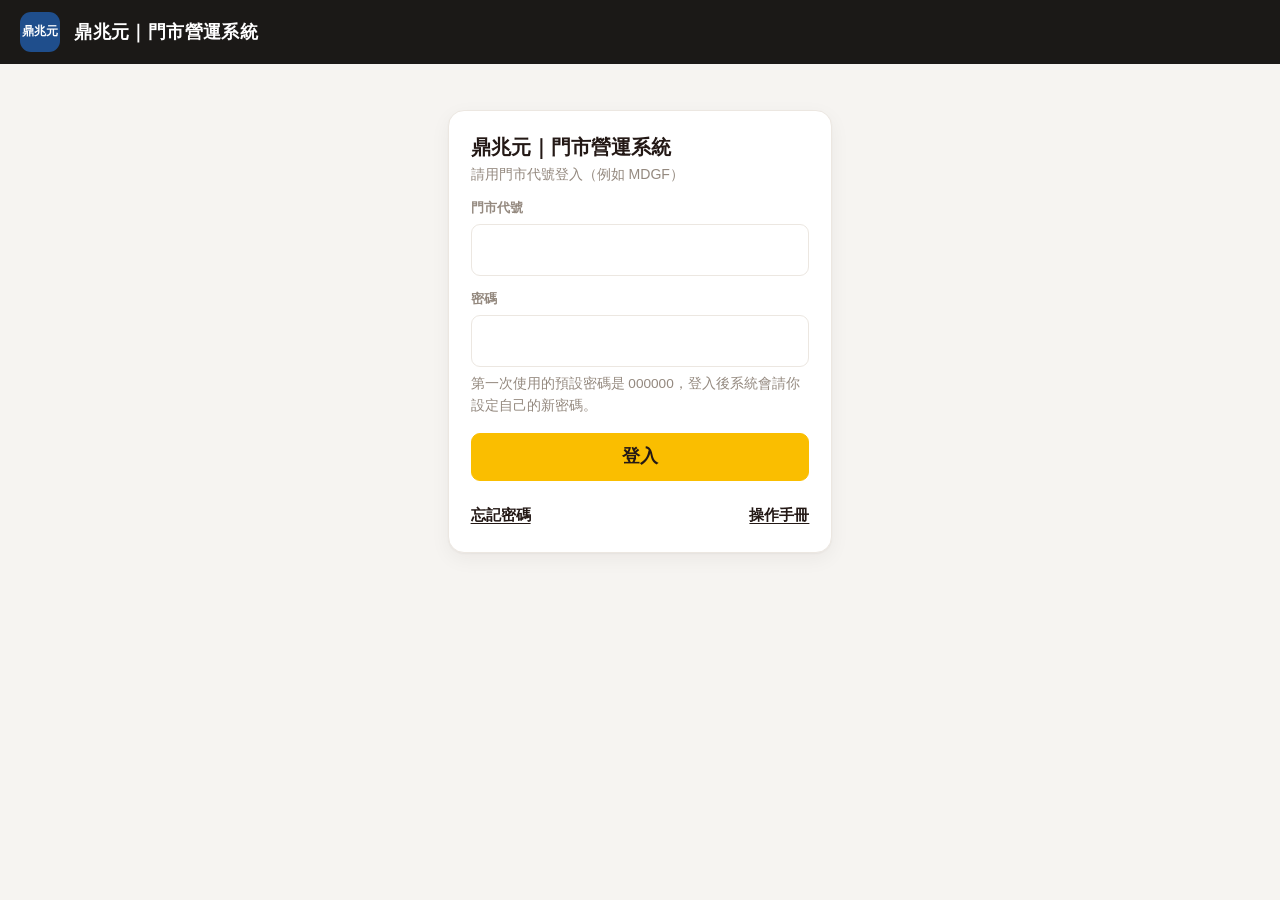
<file: index.html>
<!DOCTYPE html>
<html lang="zh-Hant">
<head>
<meta charset="utf-8">
<meta name="viewport" content="width=device-width,initial-scale=1,viewport-fit=cover">
<title>鼎兆元｜門市營運系統</title>
<meta name="description" content="鼎兆元門市用：門市代號登入一次，就能做貨單辨識、收支登記、出勤核定、門市調撥、耗損登記、庫存盤點。">
<meta property="og:title" content="鼎兆元｜門市營運系統">
<meta property="og:description" content="鼎兆元門市用：門市代號登入一次，就能做貨單辨識、收支登記、出勤核定、門市調撥、耗損登記、庫存盤點。">
<meta property="og:type" content="website">
<meta property="og:url" content="https://dzy-bulletin.github.io/dzy-store/">
<meta name="theme-color" content="#1b1917">
<meta name="apple-mobile-web-app-title" content="門市營運">
<meta name="apple-mobile-web-app-capable" content="yes">
<meta name="mobile-web-app-capable" content="yes">
<link rel="manifest" href="manifest.json">
<link rel="apple-touch-icon" href="img/icon-180.png">
<link rel="icon" type="image/png" sizes="32x32" href="img/favicon-32.png">
<link rel="stylesheet" href="css/tokens.css">
<link rel="stylesheet" href="css/app.css">
<link rel="stylesheet" href="css/embed-dzy.css">   <!-- 嵌在管理系統時改用管理系統外觀（只在 body.embed 生效，2026-11-14） -->
<link rel="stylesheet" href="css/ui-new-dzy.css">   <!-- 管理系統新外觀（只在 body.embed.ui-new 生效，2026-11-16） -->
</head>
<body>
<div id="demoBar" class="demo-bar" hidden></div>
<div id="app"></div>
<!-- 先跟 Mac mini 握手（新連線要 3～5 秒），跟載入 JS 同時進行（2026-11-02） -->
<link rel="preconnect" href="https://dzy-gw.dingzhaoyuan888.workers.dev" crossorigin>
<link rel="preconnect" href="https://dingzhaoyuandemac-mini.tailc27c34.ts.net" crossorigin>
<script type="module" src="js/shell.js"></script>
</body>
</html>
</file>
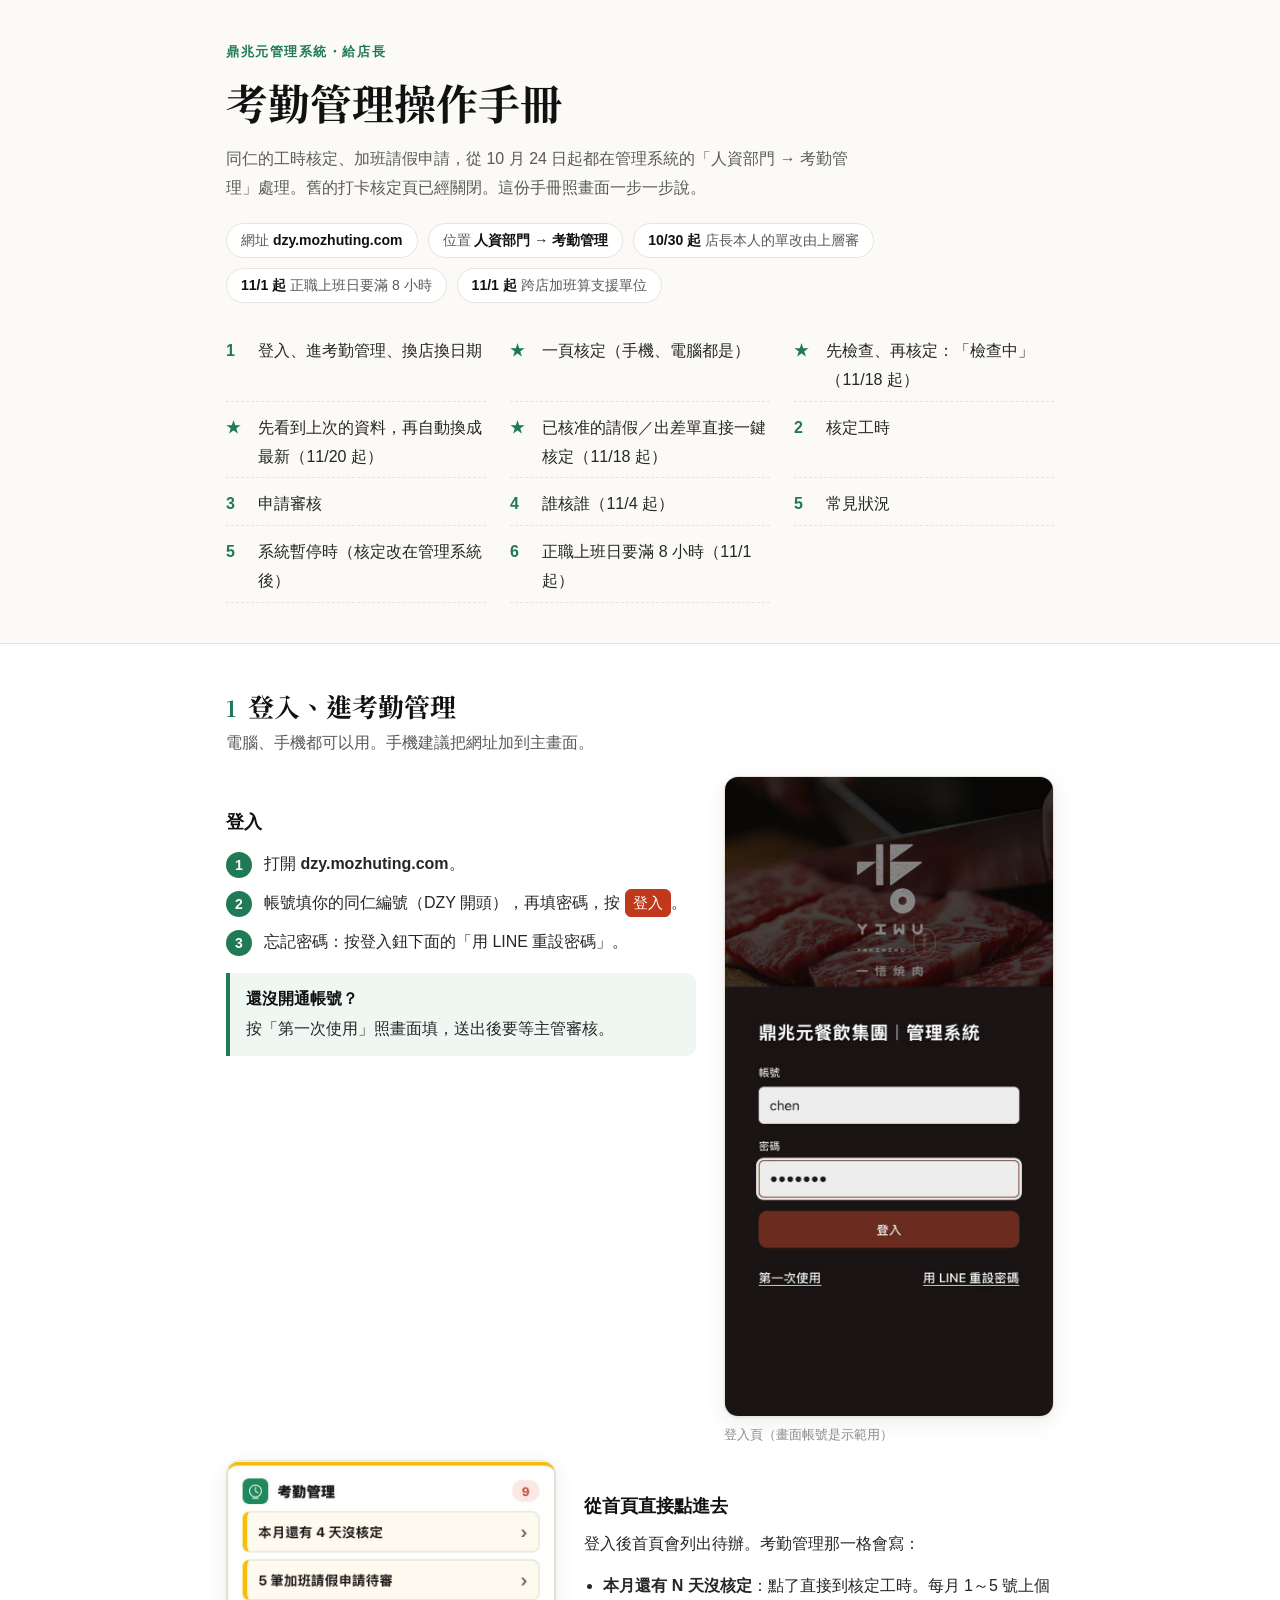
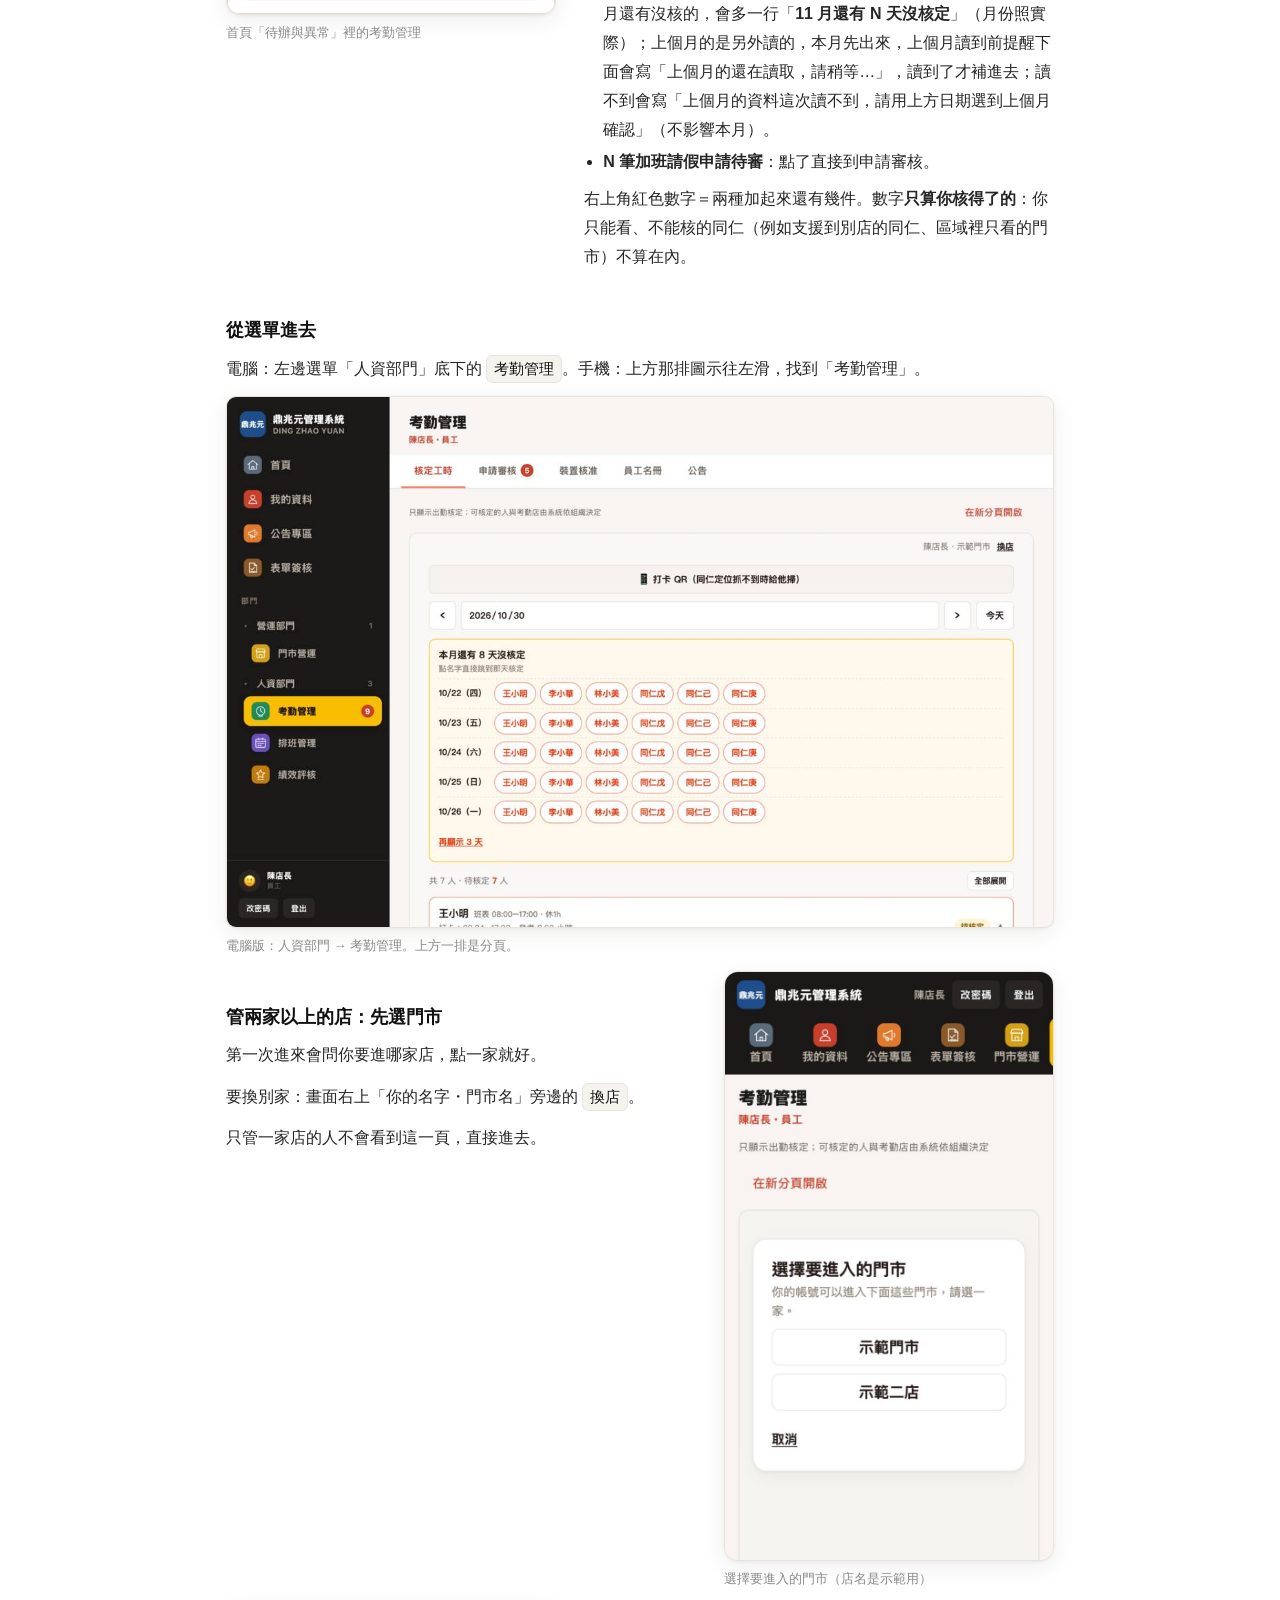
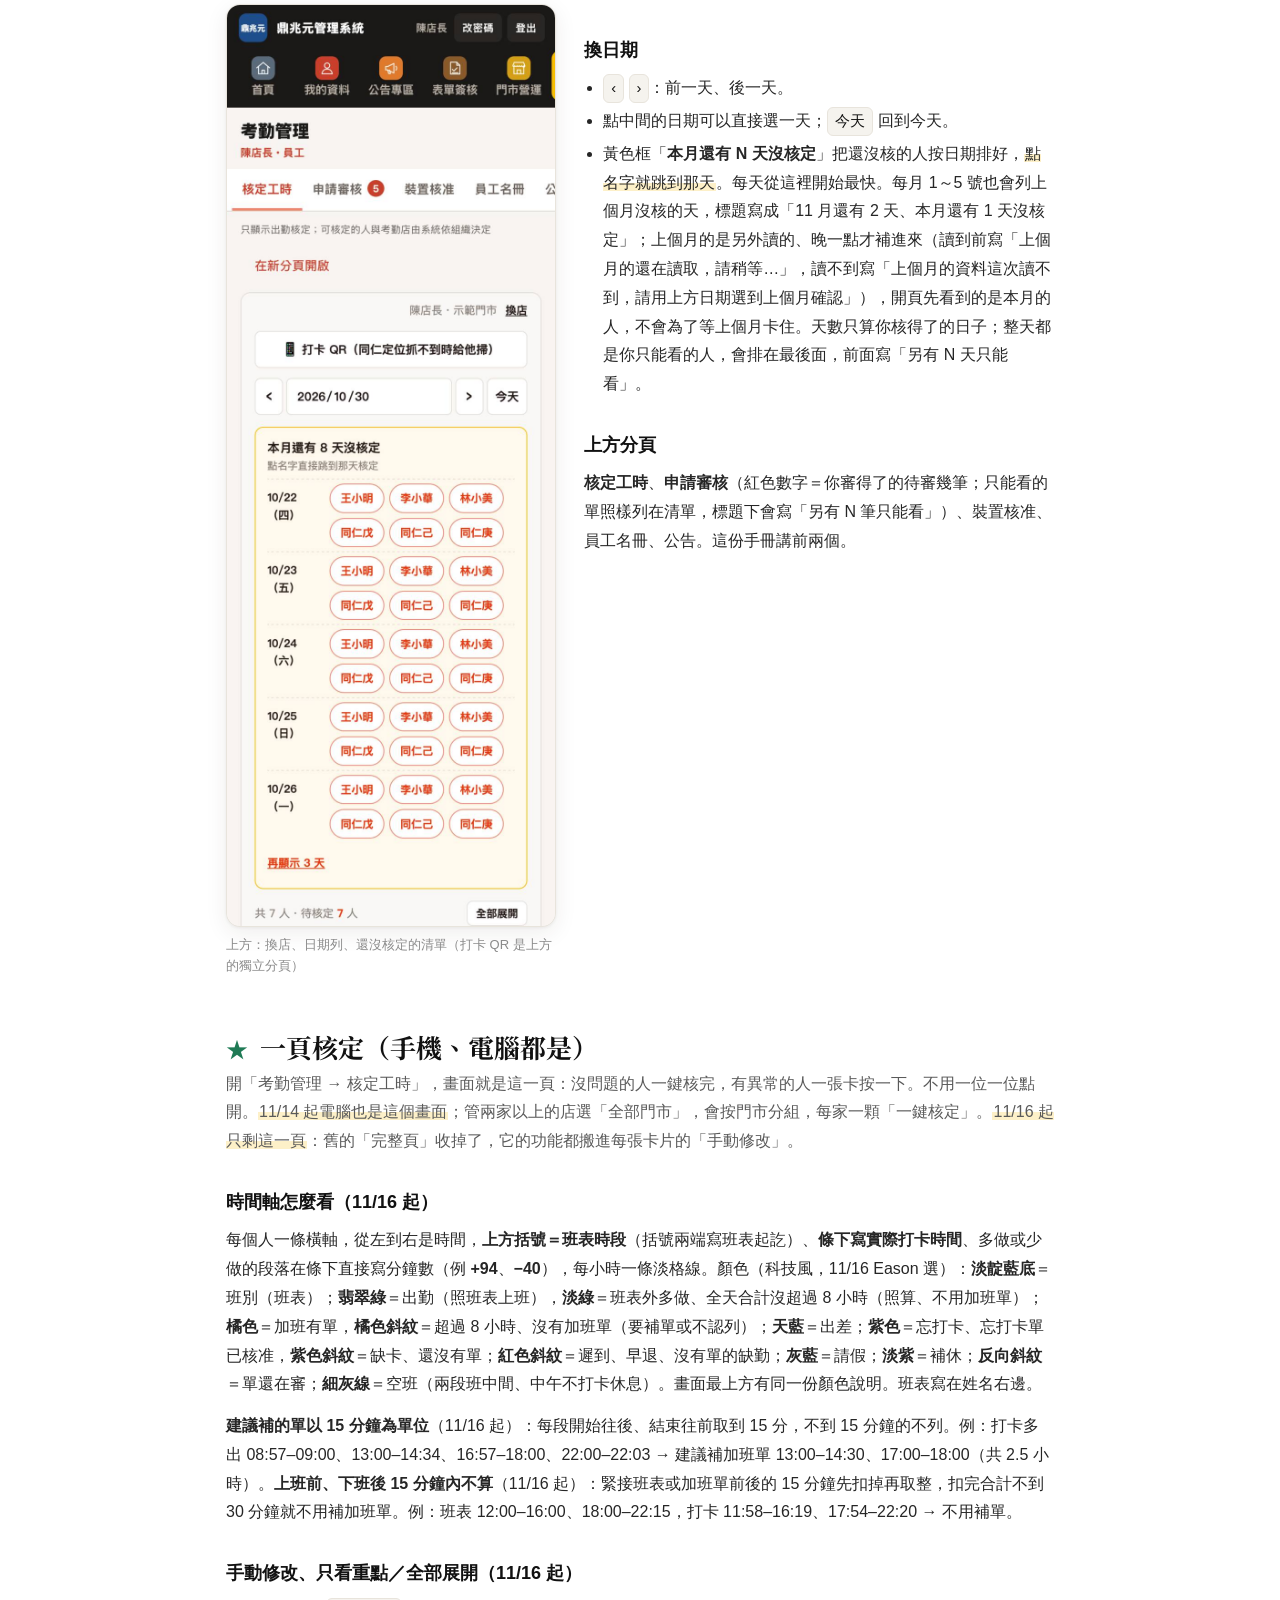
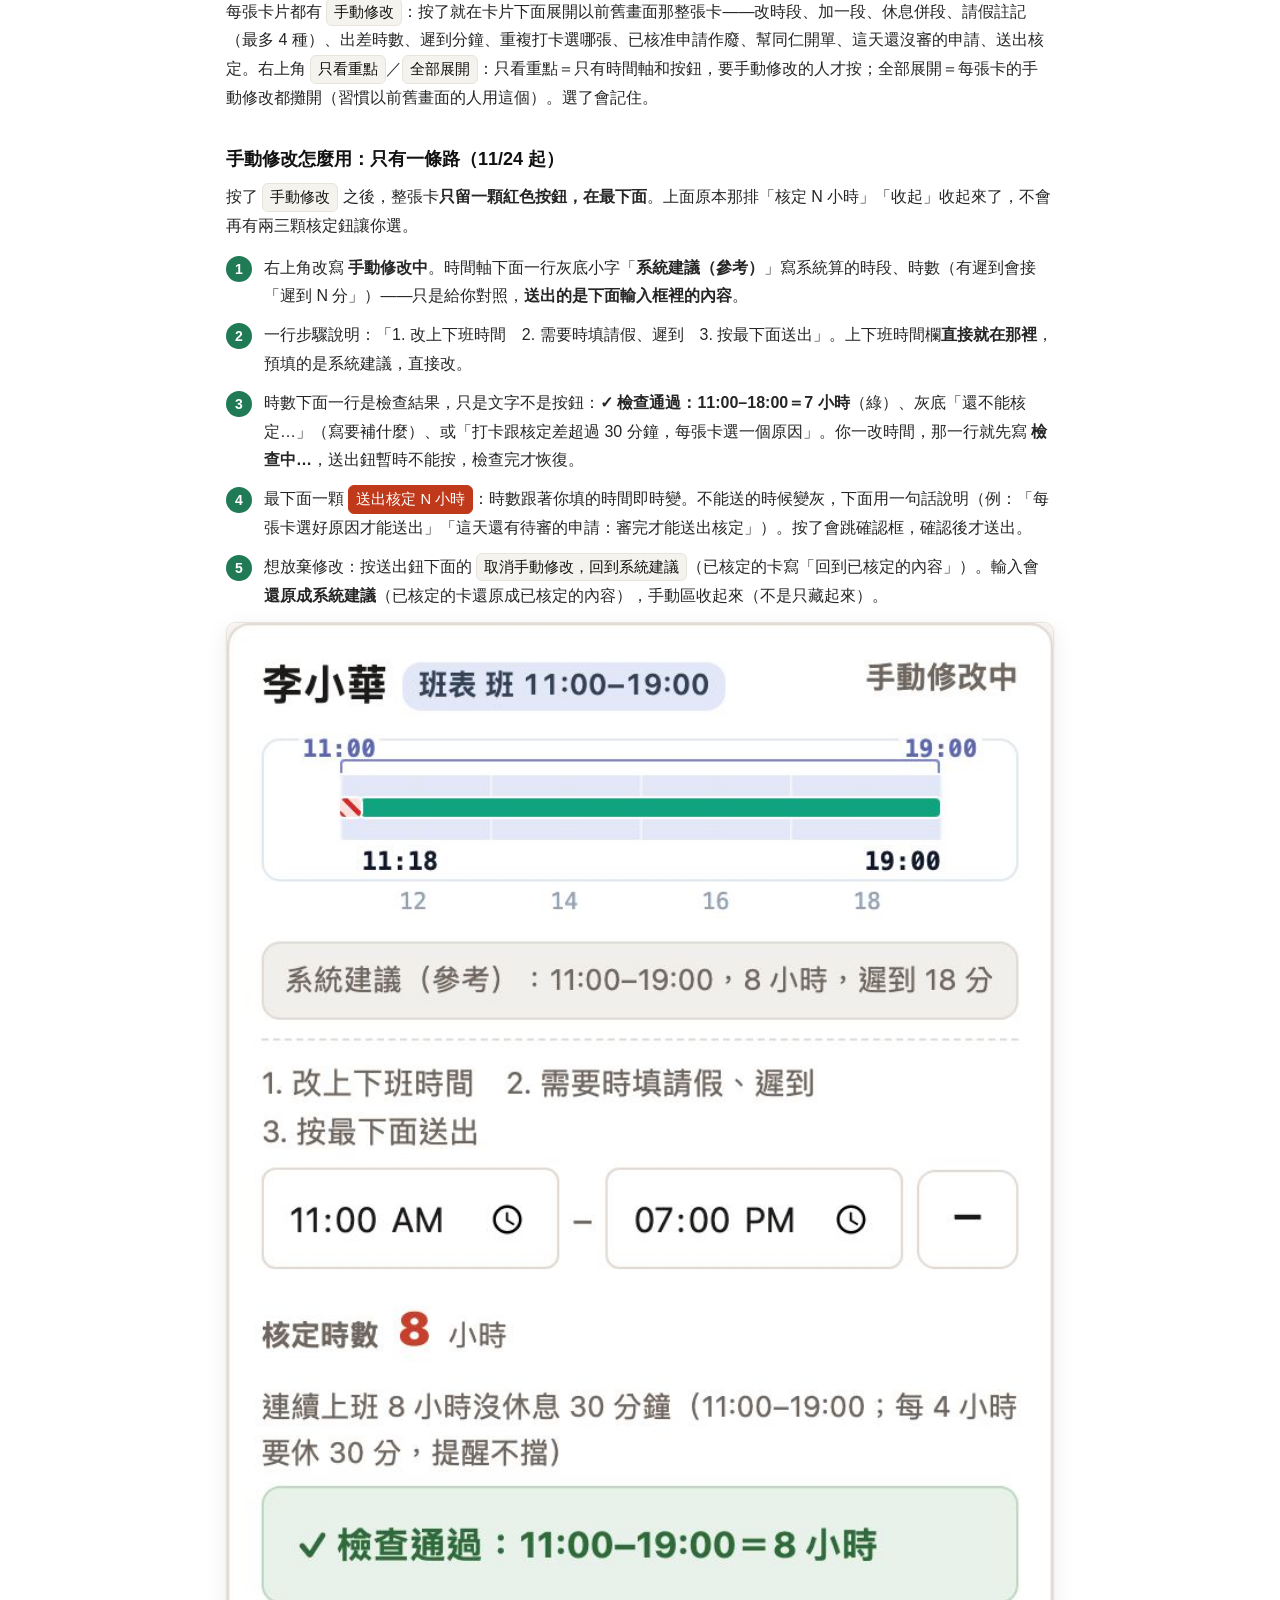
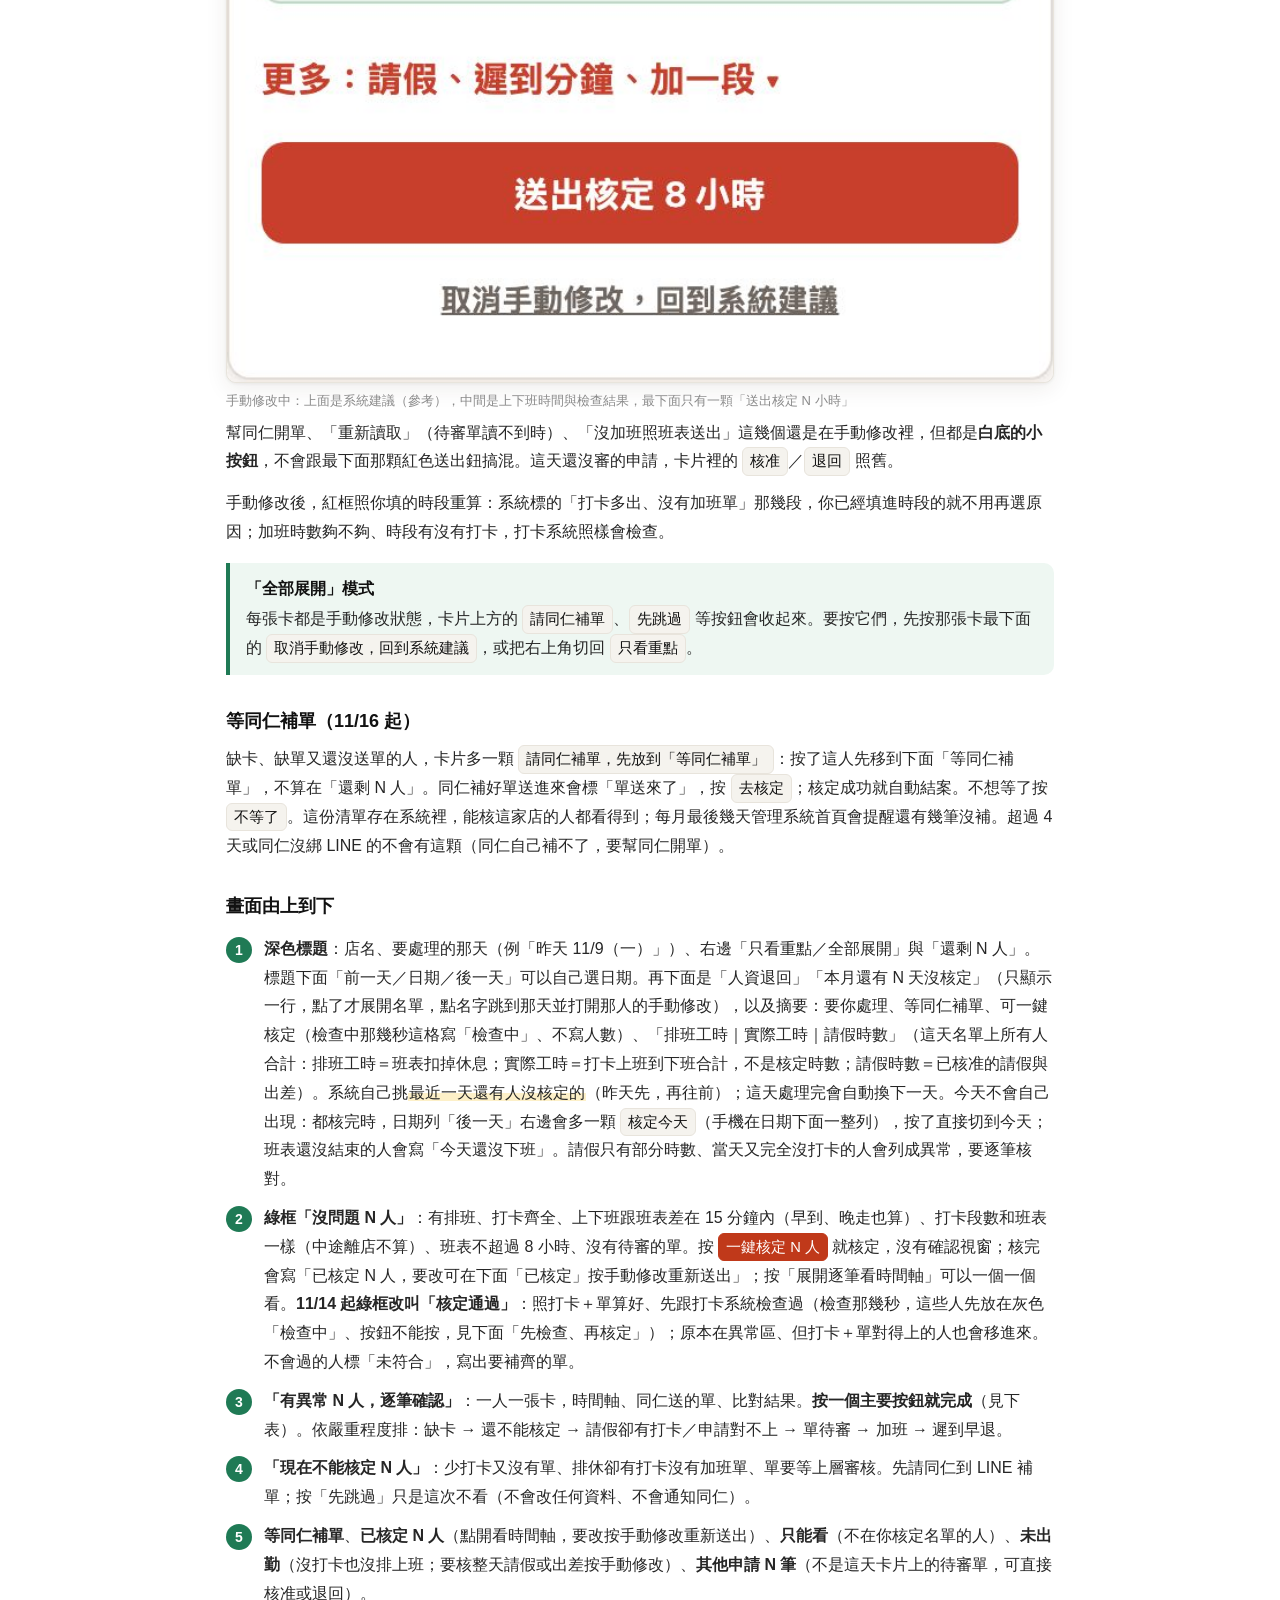
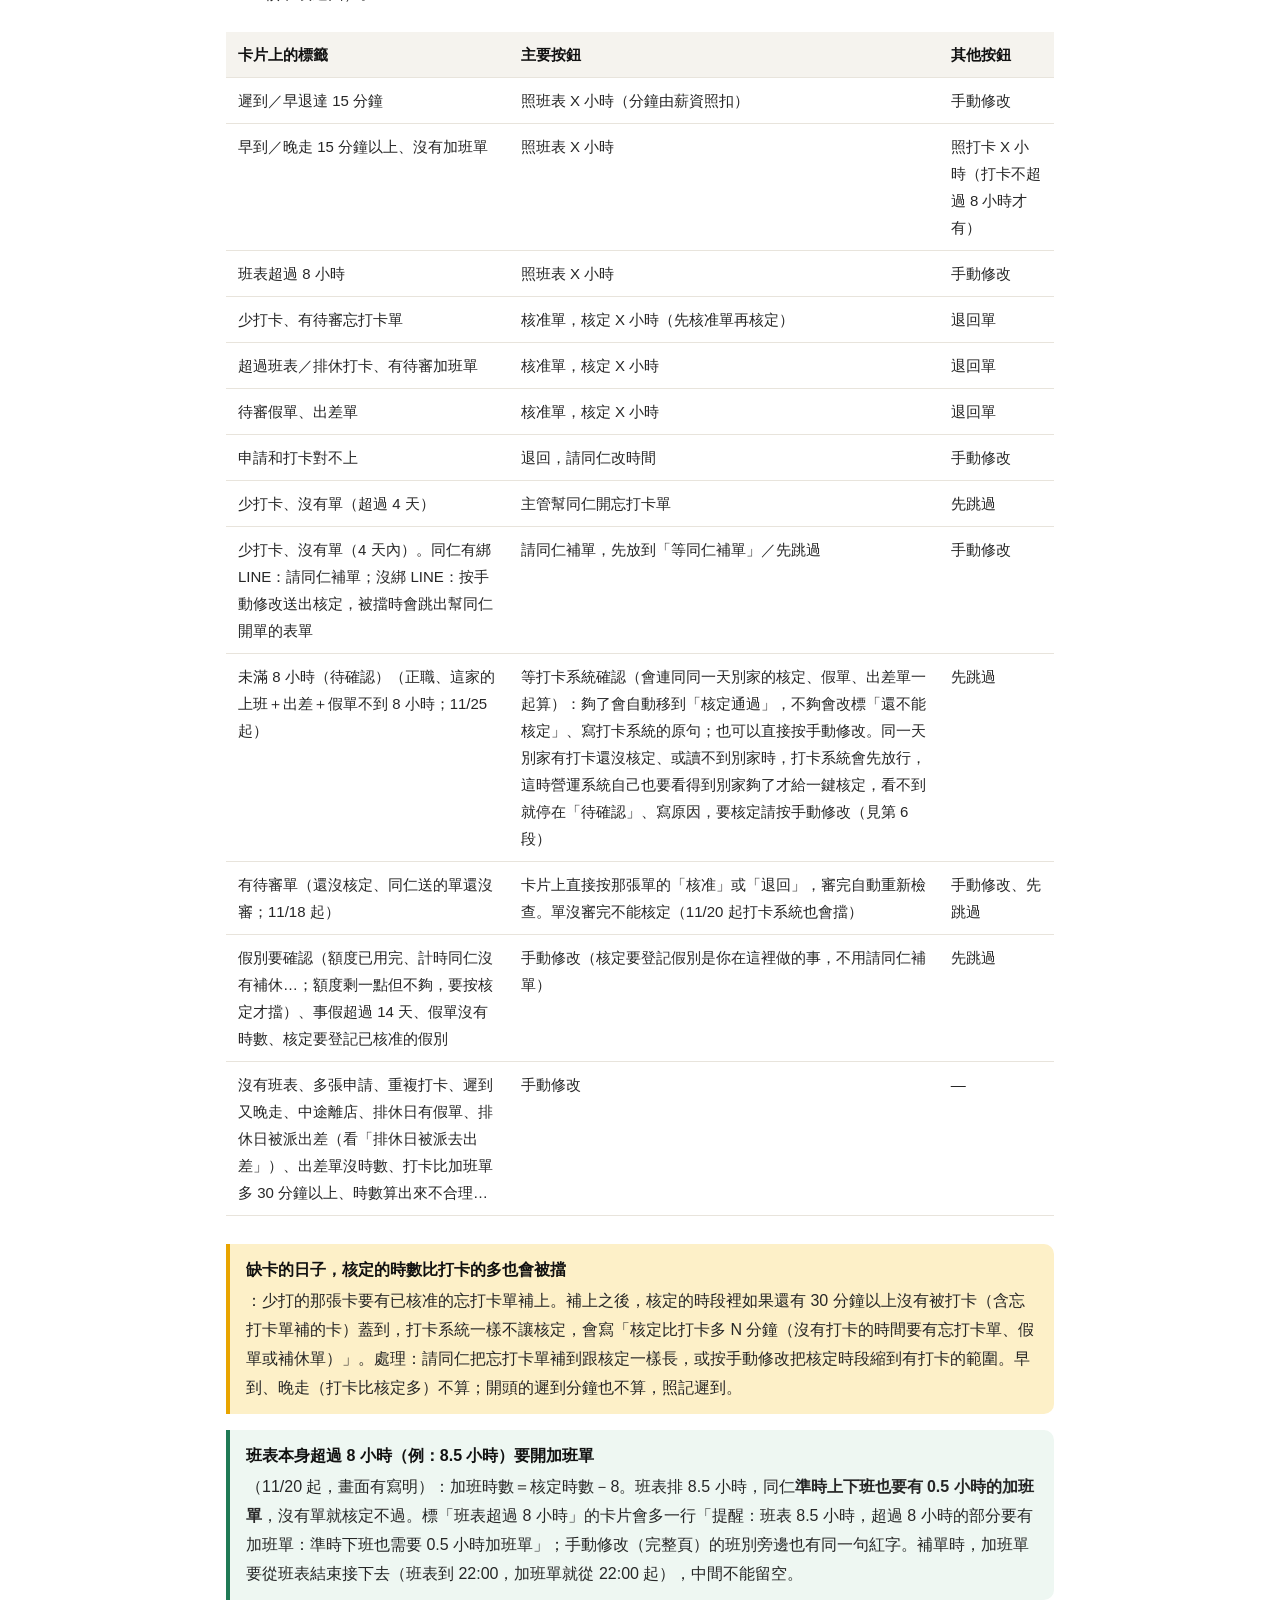
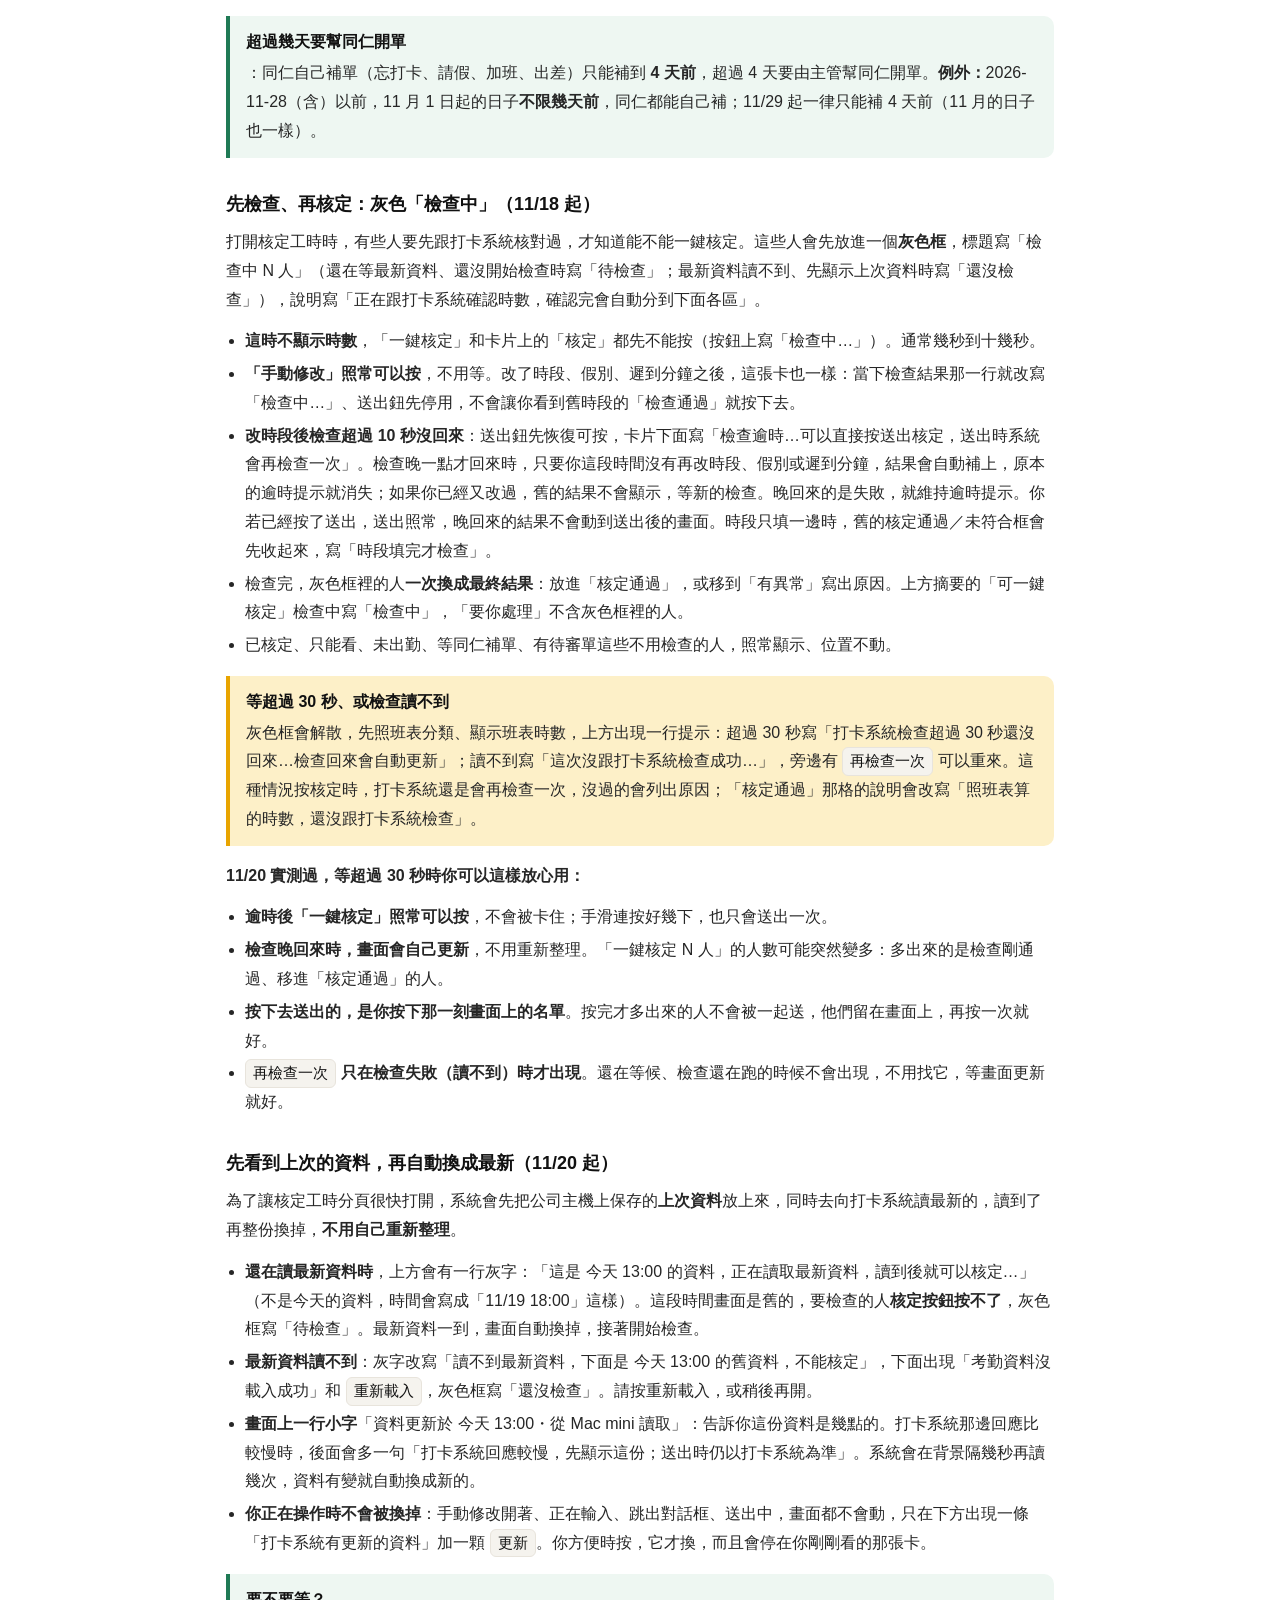
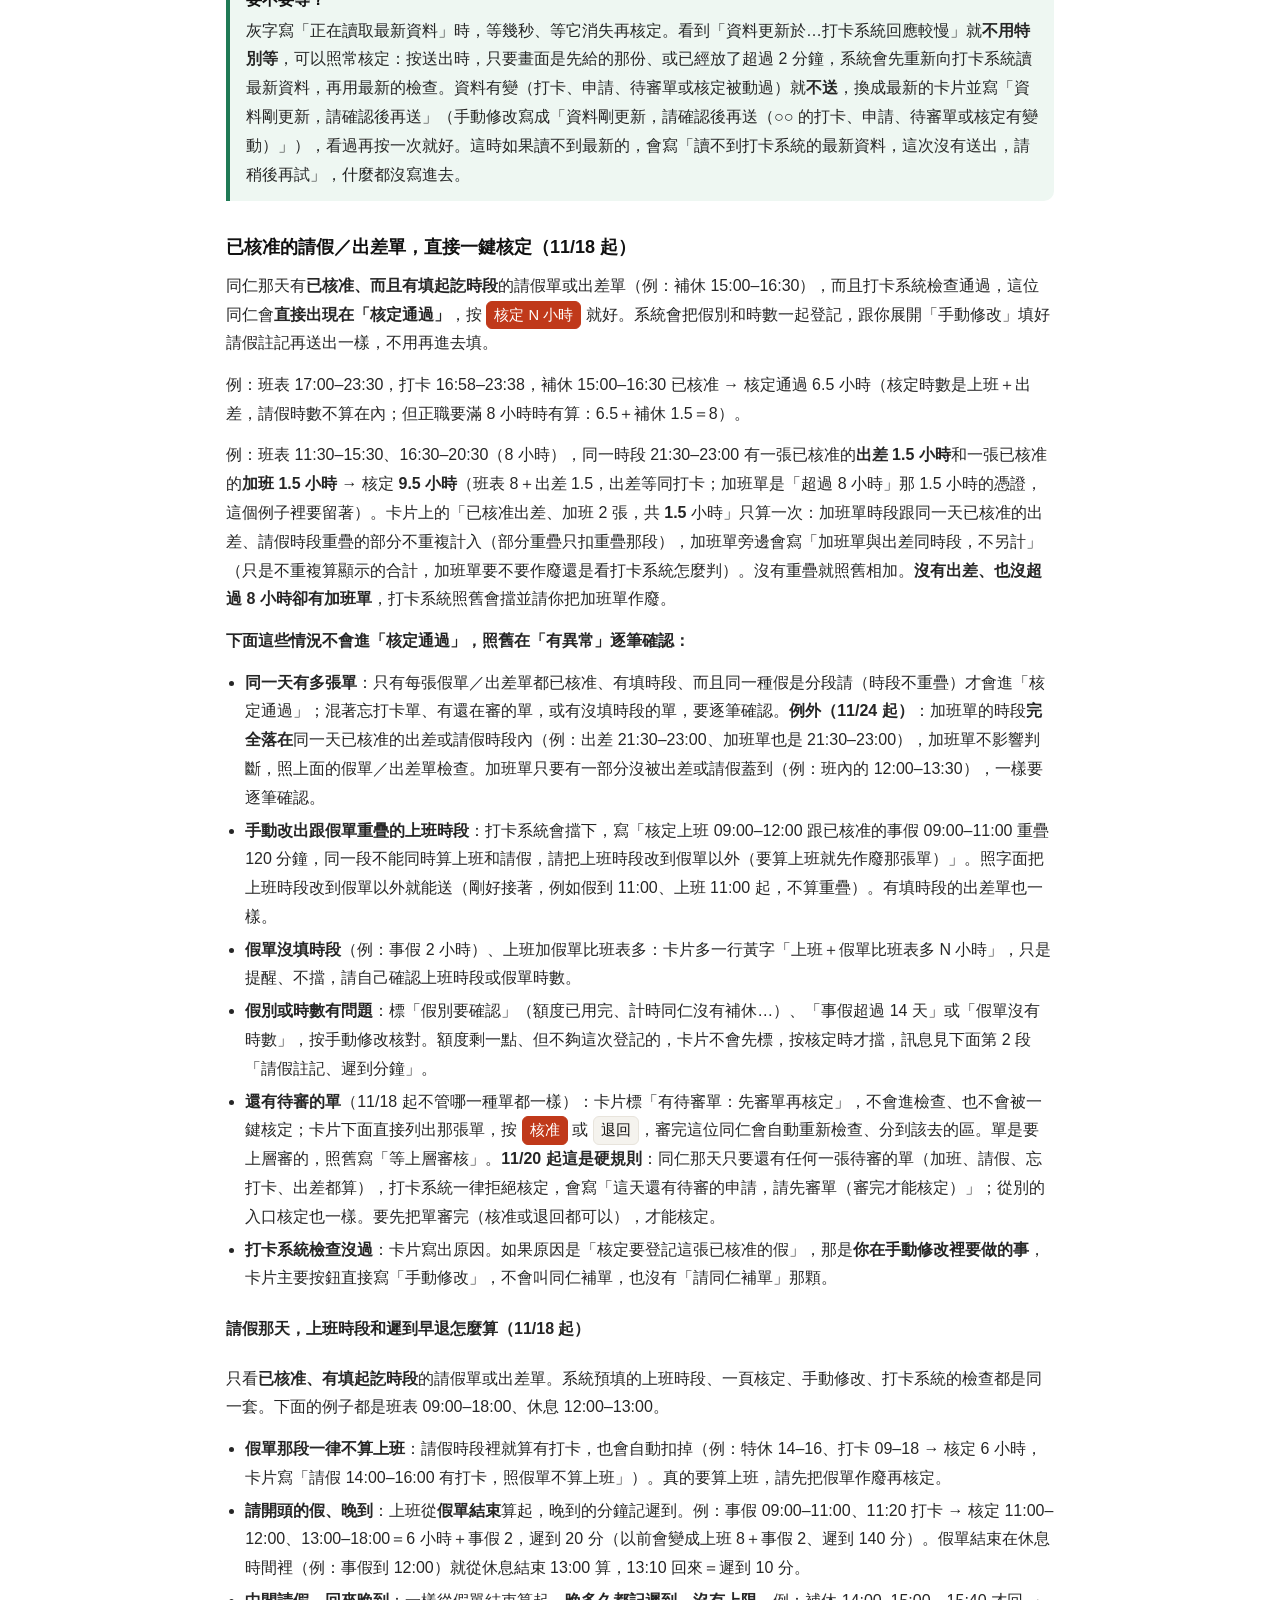
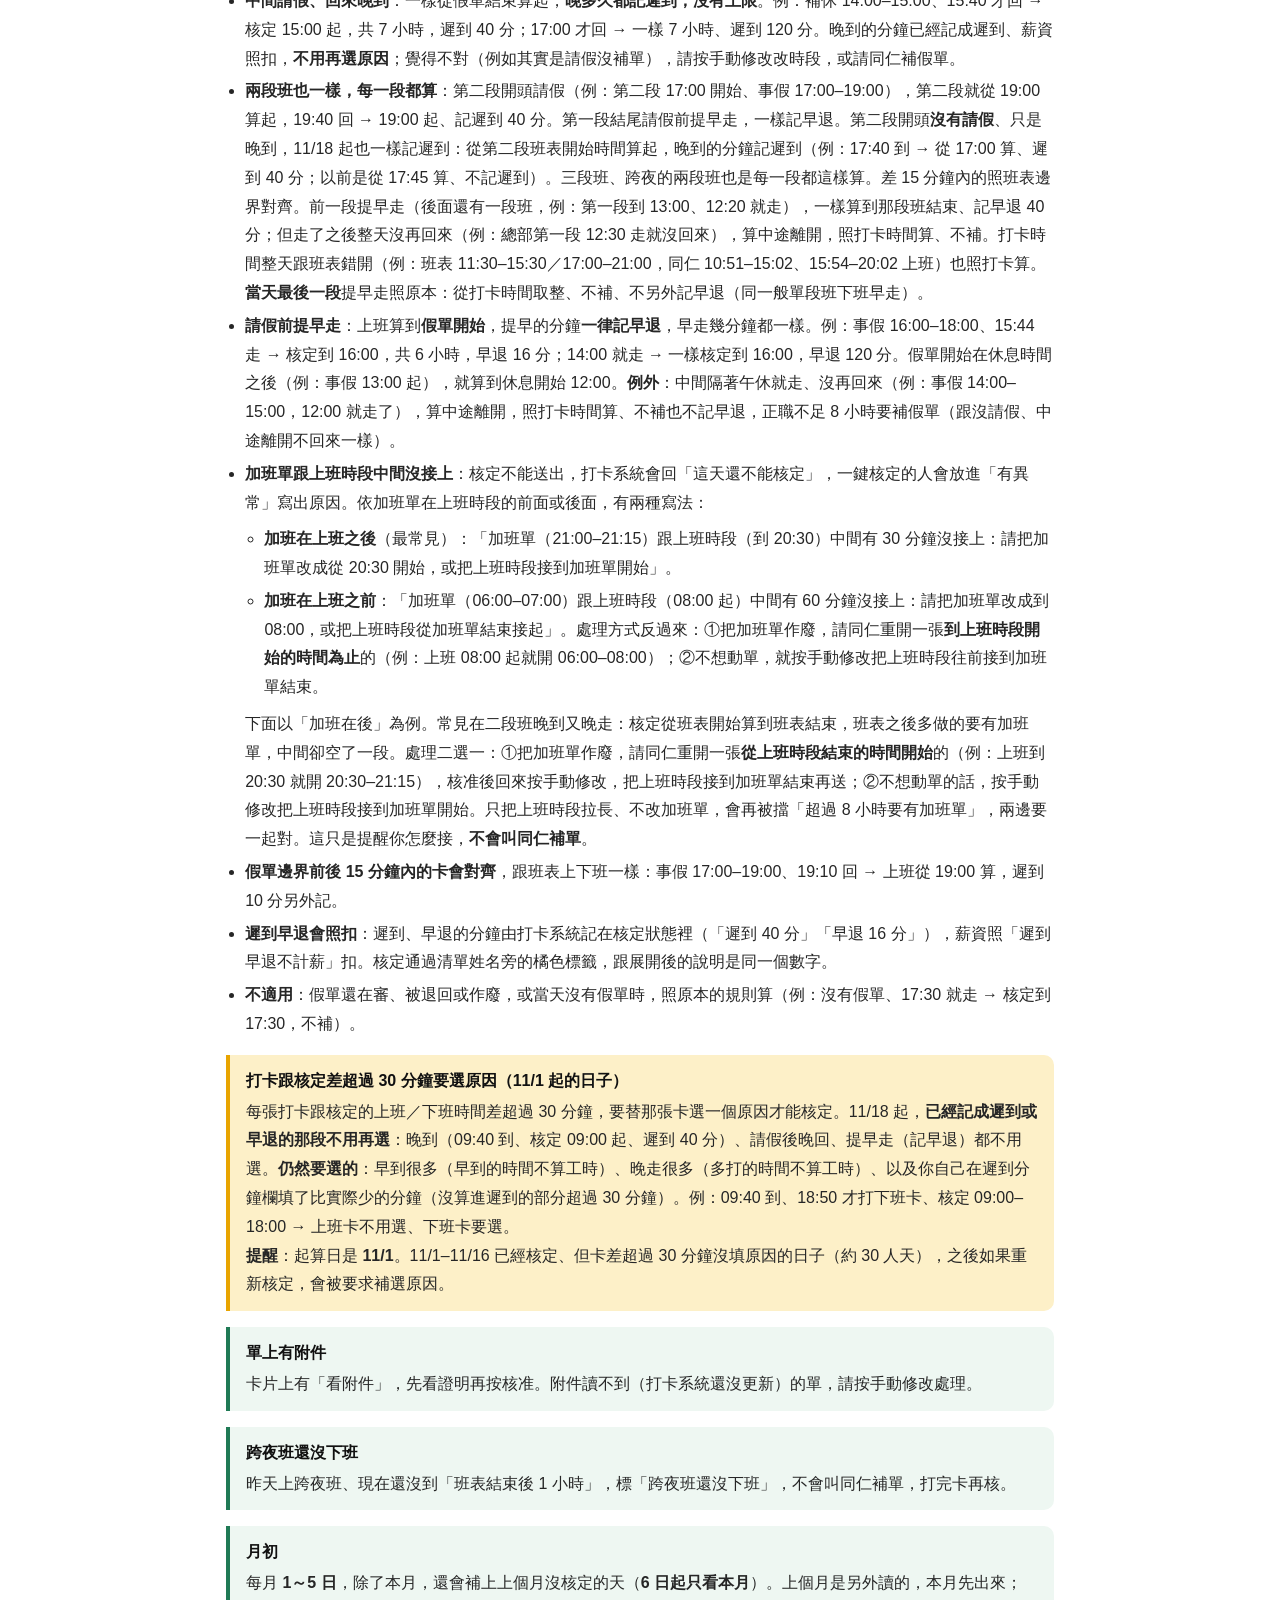
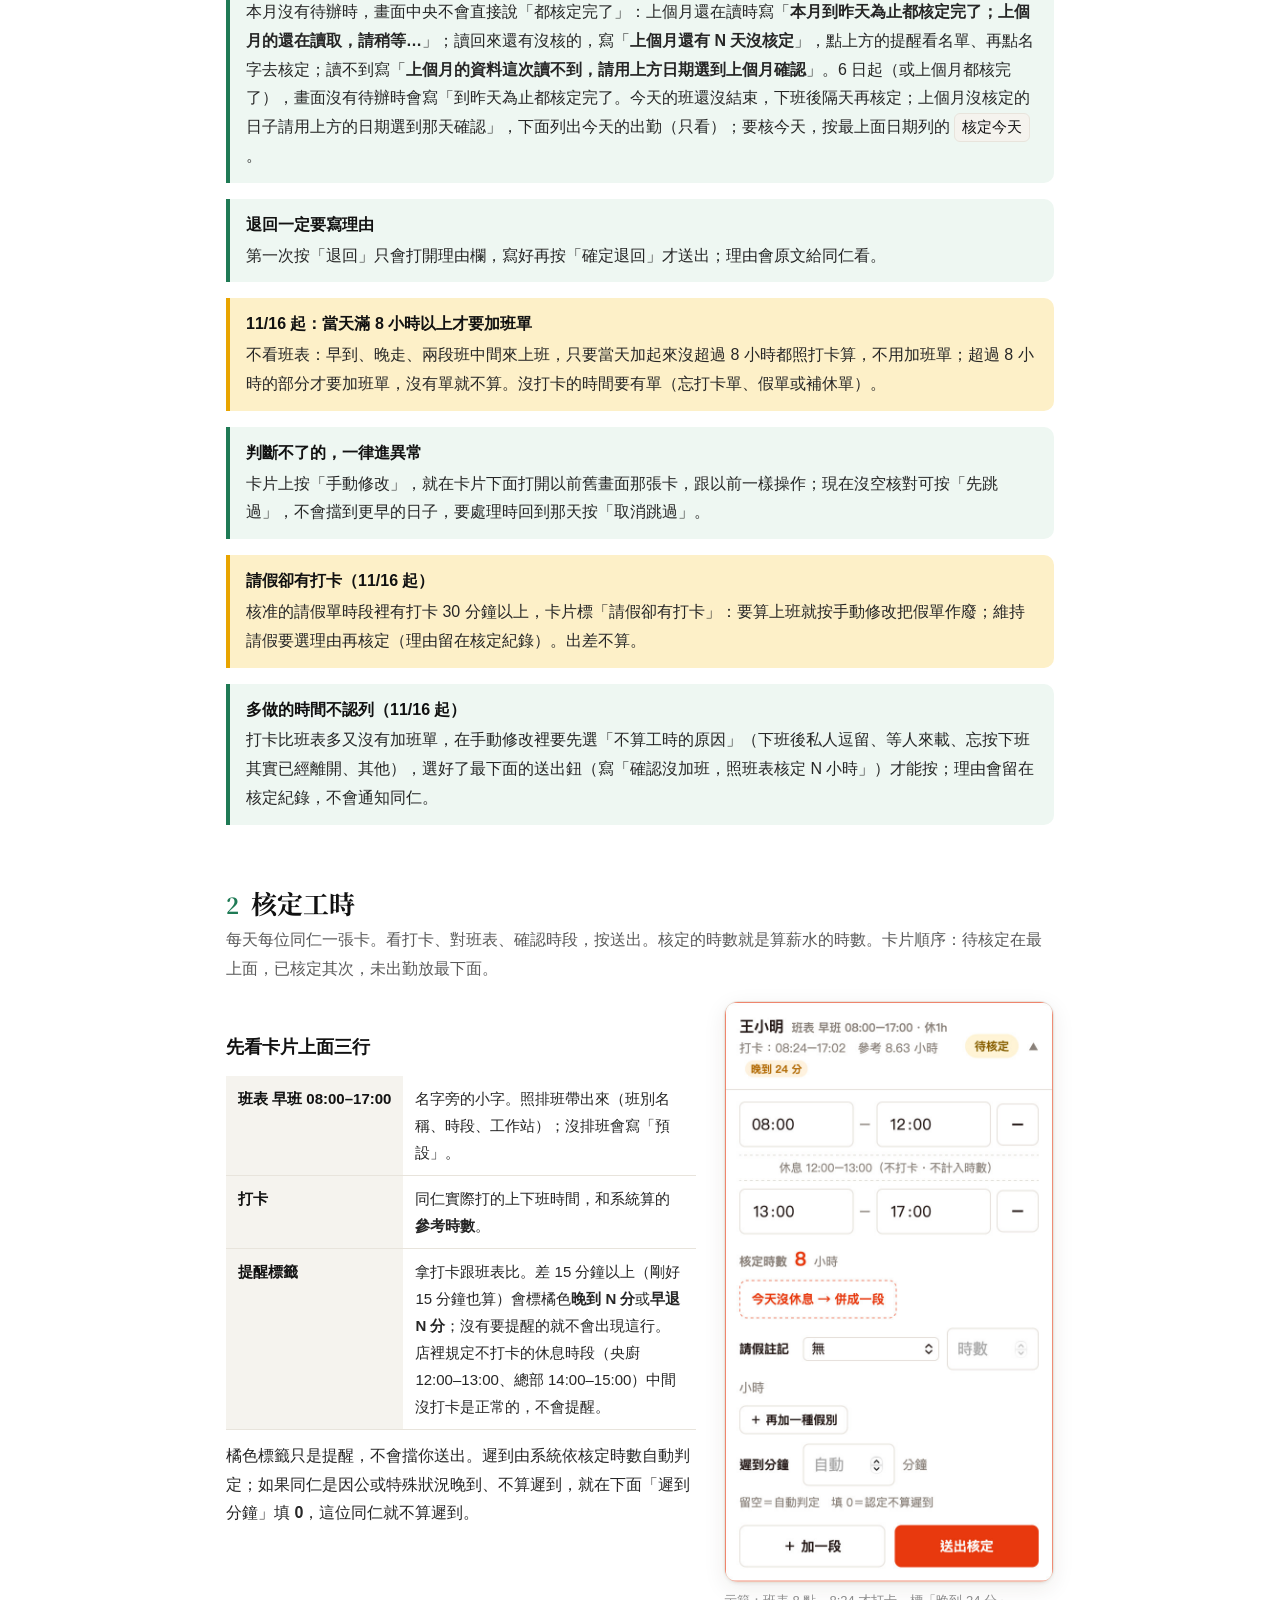
<file: duty-guide.html>
<!doctype html>
<html lang="zh-Hant"><head><meta charset="utf-8"><meta name="viewport" content="width=device-width, initial-scale=1, viewport-fit=cover">
<title>考勤管理操作手冊</title>
<meta name="claude:viewport-fit-sides" content="cover">
<link rel="stylesheet" href="https://fonts.googleapis.com/css2?family=Noto+Serif+TC:wght@600;700&display=swap">
<style>
/* 版面：語雀式文件頁——窄欄正文、步驟編號只用在真的有先後的地方、截圖像貼在紙上的手機畫面 */
:root {
  --canvas:#ffffff; --paper:#fbfaf7; --surface:#f5f3ee; --surface-2:#ece8e0;
  --att:#1f7a55; --att-deep:#145a3e; --att-soft:#d5ecdf; --att-fog:#eef7f2;
  --amber:#e8a400; --amber-soft:#fdf0c8;
  --red:#c0391a; --red-bg:#fdf1ed; --red-line:#f1d3c8;
  --ink:#262626; --ink-bright:#111; --ink-soft:#5a5a5a; --ink-muted:#8a8a8a;
  --border:#e8e4dc;
  --shadow:0 6px 22px rgba(52,40,20,.08), 0 1px 3px rgba(52,40,20,.06);
  --font-ui:-apple-system,BlinkMacSystemFont,"PingFang TC","Noto Sans TC","Microsoft JhengHei",sans-serif;
  --font-serif:"Noto Serif TC","Songti TC","STSong",serif;
}
@media (prefers-color-scheme: dark) { :root:not([data-theme="light"]) {
  --canvas:#131715; --paper:#101311; --surface:#1b201d; --surface-2:#242a26;
  --att:#74c9a0; --att-deep:#9fdcbd; --att-soft:#24402f; --att-fog:#17231d;
  --amber:#e7b94a; --amber-soft:#3f3214;
  --red:#ec9a7b; --red-bg:#2a1913; --red-line:#46291f;
  --ink:#e3dfd7; --ink-bright:#f6f3ed; --ink-soft:#aaa59c; --ink-muted:#827d75;
  --border:#2b312d; --shadow:0 6px 22px rgba(0,0,0,.45); color-scheme:dark; } }
:root[data-theme="dark"] {
  --canvas:#131715; --paper:#101311; --surface:#1b201d; --surface-2:#242a26;
  --att:#74c9a0; --att-deep:#9fdcbd; --att-soft:#24402f; --att-fog:#17231d;
  --amber:#e7b94a; --amber-soft:#3f3214;
  --red:#ec9a7b; --red-bg:#2a1913; --red-line:#46291f;
  --ink:#e3dfd7; --ink-bright:#f6f3ed; --ink-soft:#aaa59c; --ink-muted:#827d75;
  --border:#2b312d; --shadow:0 6px 22px rgba(0,0,0,.45); color-scheme:dark; }
* { box-sizing:border-box; }
body { margin:0; background:var(--canvas); color:var(--ink); font-family:var(--font-ui); font-size:16px; line-height:1.8; -webkit-font-smoothing:antialiased; }
.wrap { max-width:860px; margin:0 auto; padding-block:0 80px; padding-left:max(16px, env(safe-area-inset-left, 0px)); padding-right:max(16px, env(safe-area-inset-right, 0px)); }
header.top { border-bottom:1px solid var(--border); background:var(--paper); }
header.top .wrap { padding-block:40px 32px; }
.eyebrow { font-size:13px; letter-spacing:.12em; color:var(--att); font-weight:600; }
h1 { font-family:var(--font-serif); font-size:clamp(30px, 6vw, 42px); line-height:1.25; margin:.3em 0 .4em; color:var(--ink-bright); text-wrap:balance; }
.lede { color:var(--ink-soft); max-width:40em; margin:0; }
.facts { display:flex; flex-wrap:wrap; gap:10px; margin-top:20px; }
.fact { background:var(--canvas); border:1px solid var(--border); border-radius:999px; padding:4px 14px; font-size:14px; color:var(--ink-soft); }
.fact b { color:var(--ink-bright); font-weight:600; }
nav.toc { margin:28px 0 8px; display:grid; grid-template-columns:repeat(auto-fit, minmax(220px, 1fr)); gap:6px 24px; }
nav.toc a { color:var(--ink); text-decoration:none; padding:6px 0; border-bottom:1px dashed var(--border); display:flex; gap:10px; }
nav.toc a span { color:var(--att); font-weight:700; min-width:1.4em; }
nav.toc a:hover, nav.toc a:focus-visible { color:var(--att); }
section { padding-top:44px; }
h2 { font-family:var(--font-serif); font-size:26px; line-height:1.35; margin:0 0 6px; color:var(--ink-bright); display:flex; gap:12px; align-items:baseline; text-wrap:balance; }
h2 .no { color:var(--att); font-size:22px; }
.sub { color:var(--ink-soft); margin:0 0 18px; }
h3 { font-size:18px; margin:30px 0 8px; color:var(--ink-bright); }
p { margin:.4em 0 .8em; }
ol.steps { padding:0; margin:12px 0; list-style:none; counter-reset:s; display:grid; gap:10px; }
ol.steps > li { counter-increment:s; position:relative; padding-left:38px; }
ol.steps > li::before { content:counter(s); position:absolute; left:0; top:2px; width:26px; height:26px; border-radius:50%; background:var(--att); color:#fff; font-size:14px; font-weight:700; display:grid; place-items:center; line-height:1; }
ul.dots { padding-left:1.2em; margin:8px 0; }
ul.dots li { margin:4px 0; }
.ui { display:inline-block; background:var(--surface); border:1px solid var(--border); border-radius:6px; padding:0 7px; font-size:.92em; color:var(--ink-bright); white-space:nowrap; }
.ui.red { background:var(--red); border-color:var(--red); color:#fff; }
mark { background:linear-gradient(transparent 55%, var(--amber-soft) 55%); color:inherit; padding:0 1px; }
.row { display:grid; grid-template-columns:minmax(0, 1fr) minmax(0, 330px); gap:28px; align-items:start; margin:14px 0 8px; }
.row.flip { grid-template-columns:minmax(0, 330px) minmax(0, 1fr); }
.row > * { min-width:0; }
figure { margin:0; }
figure img { display:block; width:100%; max-width:100%; height:auto; border-radius:14px; border:1px solid var(--border); box-shadow:var(--shadow); background:#fff; }
figure.wide img { border-radius:10px; }
figcaption { font-size:13px; color:var(--ink-muted); margin-top:8px; line-height:1.6; }
.pair { display:grid; grid-template-columns:repeat(2, minmax(0, 1fr)); gap:18px; margin:14px 0; }
.note { border-left:4px solid var(--att); background:var(--att-fog); border-radius:0 10px 10px 0; padding:12px 16px; margin:16px 0; }
.note.warn { border-color:var(--amber); background:var(--amber-soft); }
.note.bad { border-color:var(--red); background:var(--red-bg); }
.note b:first-child { display:block; color:var(--ink-bright); margin-bottom:2px; }
table { width:100%; border-collapse:collapse; font-size:15px; margin:12px 0; }
.tbl { overflow-x:auto; }
th, td { text-align:left; padding:9px 12px; border-bottom:1px solid var(--border); vertical-align:top; }
th { background:var(--surface); font-weight:600; color:var(--ink-bright); white-space:nowrap; }
.flow { display:grid; grid-template-columns:repeat(3, minmax(0, 1fr)); gap:10px; align-items:stretch; margin:16px 0; }
.flow .box { border:1px solid var(--border); border-radius:12px; padding:12px 14px; background:var(--paper); }
.flow .box small { display:block; color:var(--ink-muted); font-size:13px; }
.flow .box.on { border-color:var(--att); background:var(--att-fog); }
.flow .arr { display:none; }
.who { display:grid; grid-template-columns:minmax(0, 1fr) auto minmax(0, 1fr); gap:10px; align-items:center; margin:8px 0; }
.who .box { border:1px solid var(--border); border-radius:12px; padding:10px 14px; background:var(--paper); }
.who .box.on { border-color:var(--att); background:var(--att-fog); }
.who .to { color:var(--att); font-weight:700; }
.demo { font-size:13px; color:var(--ink-muted); border-top:1px solid var(--border); margin-top:56px; padding-top:16px; }
@media (max-width: 680px) {
  .row, .row.flip { grid-template-columns:minmax(0, 1fr); }
  .row figure { max-width:360px; }
  .pair { grid-template-columns:minmax(0, 1fr); }
  .pair figure { max-width:360px; }
  .flow { grid-template-columns:minmax(0, 1fr); }
  h2 { font-size:23px; }
}
</style>
</head><body>

<header class="top"><div class="wrap">
  <div class="eyebrow">鼎兆元管理系統・給店長</div>
  <h1>考勤管理操作手冊</h1>
  <p class="lede">同仁的工時核定、加班請假申請，從 10 月 24 日起都在管理系統的「人資部門 → 考勤管理」處理。舊的打卡核定頁已經關閉。這份手冊照畫面一步一步說。</p>
  <div class="facts">
    <span class="fact">網址 <b>dzy.mozhuting.com</b></span>
    <span class="fact">位置 <b>人資部門 → 考勤管理</b></span>
    <span class="fact"><b>10/30 起</b> 店長本人的單改由上層審</span>
    <span class="fact"><b>11/1 起</b> 正職上班日要滿 8 小時</span>
    <span class="fact"><b>11/1 起</b> 跨店加班算支援單位</span>
  </div>
  <nav class="toc" aria-label="目錄">
    <a href="#login"><span>1</span>登入、進考勤管理、換店換日期</a>
    <a href="#quick"><span>★</span>一頁核定（手機、電腦都是）</a>
    <a href="#quick-check"><span>★</span>先檢查、再核定：「檢查中」（11/18 起）</a>
    <a href="#quick-fresh"><span>★</span>先看到上次的資料，再自動換成最新（11/20 起）</a>
    <a href="#quick-leave"><span>★</span>已核准的請假／出差單直接一鍵核定（11/18 起）</a>
    <a href="#hours"><span>2</span>核定工時</a>
    <a href="#requests"><span>3</span>申請審核</a>
    <a href="#upper"><span>4</span>誰核誰（11/4 起）</a>
    <a href="#faq"><span>5</span>常見狀況</a>
    <a href="#paused"><span>5</span>系統暫停時（核定改在管理系統後）</a>
    <a href="#ft8"><span>6</span>正職上班日要滿 8 小時（11/1 起）</a>
  </nav>
</div></header>

<main class="wrap">

<section id="login">
  <h2><span class="no">1</span>登入、進考勤管理</h2>
  <p class="sub">電腦、手機都可以用。手機建議把網址加到主畫面。</p>

  <div class="row">
    <div>
      <h3>登入</h3>
      <ol class="steps">
        <li>打開 <b>dzy.mozhuting.com</b>。</li>
        <li>帳號填你的同仁編號（DZY 開頭），再填密碼，按 <span class="ui red">登入</span>。</li>
        <li>忘記密碼：按登入鈕下面的「用 LINE 重設密碼」。</li>
      </ol>
      <div class="note"><b>還沒開通帳號？</b>按「第一次使用」照畫面填，送出後要等主管審核。</div>
    </div>
    <figure><img src="img/duty-guide/01-login.jpg" alt="管理系統登入頁"><figcaption>登入頁（畫面帳號是示範用）</figcaption></figure>
  </div>

  <div class="row flip">
    <figure><img src="img/duty-guide/02-home-att.jpg" alt="首頁考勤管理提醒"><figcaption>首頁「待辦與異常」裡的考勤管理</figcaption></figure>
    <div>
      <h3>從首頁直接點進去</h3>
      <p>登入後首頁會列出待辦。考勤管理那一格會寫：</p>
      <ul class="dots">
        <li><b>本月還有 N 天沒核定</b>：點了直接到核定工時。每月 1～5 號上個月還有沒核的，會多一行「<b>11 月還有 N 天沒核定</b>」（月份照實際）；上個月的是另外讀的，本月先出來，上個月讀到前提醒下面會寫「上個月的還在讀取，請稍等…」，讀到了才補進去；讀不到會寫「上個月的資料這次讀不到，請用上方日期選到上個月確認」（不影響本月）。</li>
        <li><b>N 筆加班請假申請待審</b>：點了直接到申請審核。</li>
      </ul>
      <p>右上角紅色數字＝兩種加起來還有幾件。數字<b>只算你核得了的</b>：你只能看、不能核的同仁（例如支援到別店的同仁、區域裡只看的門市）不算在內。</p>
    </div>
  </div>

  <h3>從選單進去</h3>
  <p>電腦：左邊選單「人資部門」底下的 <span class="ui">考勤管理</span>。手機：上方那排圖示往左滑，找到「考勤管理」。</p>
  <figure class="wide"><img src="img/duty-guide/00-desk.jpg" alt="電腦版左側選單人資部門底下的考勤管理"><figcaption>電腦版：人資部門 → 考勤管理。上方一排是分頁。</figcaption></figure>

  <div class="row">
    <div>
      <h3>管兩家以上的店：先選門市</h3>
      <p>第一次進來會問你要進哪家店，點一家就好。</p>
      <p>要換別家：畫面右上「你的名字・門市名」旁邊的 <span class="ui">換店</span>。</p>
      <p>只管一家店的人不會看到這一頁，直接進去。</p>
    </div>
    <figure><img src="img/duty-guide/03-pick.jpg" alt="選擇要進入的門市"><figcaption>選擇要進入的門市（店名是示範用）</figcaption></figure>
  </div>

  <div class="row flip">
    <figure><img src="img/duty-guide/04-approve-top.jpg" alt="日期列與本月還沒核定的清單"><figcaption>上方：換店、日期列、還沒核定的清單（打卡 QR 是上方的獨立分頁）</figcaption></figure>
    <div>
      <h3>換日期</h3>
      <ul class="dots">
        <li><span class="ui">‹</span> <span class="ui">›</span>：前一天、後一天。</li>
        <li>點中間的日期可以直接選一天；<span class="ui">今天</span> 回到今天。</li>
        <li>黃色框「<b>本月還有 N 天沒核定</b>」把還沒核的人按日期排好，<mark>點名字就跳到那天</mark>。每天從這裡開始最快。每月 1～5 號也會列上個月沒核的天，標題寫成「11 月還有 2 天、本月還有 1 天沒核定」；上個月的是另外讀的、晚一點才補進來（讀到前寫「上個月的還在讀取，請稍等…」，讀不到寫「上個月的資料這次讀不到，請用上方日期選到上個月確認」），開頁先看到的是本月的人，不會為了等上個月卡住。天數只算你核得了的日子；整天都是你只能看的人，會排在最後面，前面寫「另有 N 天只能看」。</li>
      </ul>
      <h3>上方分頁</h3>
      <p><b>核定工時</b>、<b>申請審核</b>（紅色數字＝你審得了的待審幾筆；只能看的單照樣列在清單，標題下會寫「另有 N 筆只能看」）、裝置核准、員工名冊、公告。這份手冊講前兩個。</p>
    </div>
  </div>
</section>

<section id="quick">
  <h2><span class="no">★</span>一頁核定（手機、電腦都是）</h2>
  <p class="sub">開「考勤管理 → 核定工時」，畫面就是這一頁：沒問題的人一鍵核完，有異常的人一張卡按一下。不用一位一位點開。<mark>11/14 起電腦也是這個畫面</mark>；管兩家以上的店選「全部門市」，會按門市分組，每家一顆「一鍵核定」。<mark>11/16 起只剩這一頁</mark>：舊的「完整頁」收掉了，它的功能都搬進每張卡片的「手動修改」。</p>
  <h3>時間軸怎麼看（11/16 起）</h3>
  <p>每個人一條橫軸，從左到右是時間，<b>上方括號＝班表時段</b>（括號兩端寫班表起訖）、<b>條下寫實際打卡時間</b>、多做或少做的段落在條下直接寫分鐘數（例 <b>+94</b>、<b>−40</b>），每小時一條淡格線。顏色（科技風，11/16 Eason 選）：<b>淡靛藍底</b>＝班別（班表）；<b>翡翠綠</b>＝出勤（照班表上班），<b>淡綠</b>＝班表外多做、全天合計沒超過 8 小時（照算、不用加班單）；<b>橘色</b>＝加班有單，<b>橘色斜紋</b>＝超過 8 小時、沒有加班單（要補單或不認列）；<b>天藍</b>＝出差；<b>紫色</b>＝忘打卡、忘打卡單已核准，<b>紫色斜紋</b>＝缺卡、還沒有單；<b>紅色斜紋</b>＝遲到、早退、沒有單的缺勤；<b>灰藍</b>＝請假；<b>淡紫</b>＝補休；<b>反向斜紋</b>＝單還在審；<b>細灰線</b>＝空班（兩段班中間、中午不打卡休息）。畫面最上方有同一份顏色說明。班表寫在姓名右邊。</p>
  <p><b>建議補的單以 15 分鐘為單位</b>（11/16 起）：每段開始往後、結束往前取到 15 分，不到 15 分鐘的不列。例：打卡多出 08:57–09:00、13:00–14:34、16:57–18:00、22:00–22:03 → 建議補加班單 13:00–14:30、17:00–18:00（共 2.5 小時）。<b>上班前、下班後 15 分鐘內不算</b>（11/16 起）：緊接班表或加班單前後的 15 分鐘先扣掉再取整，扣完合計不到 30 分鐘就不用補加班單。例：班表 12:00–16:00、18:00–22:15，打卡 11:58–16:19、17:54–22:20 → 不用補單。</p>
  <h3>手動修改、只看重點／全部展開（11/16 起）</h3>
  <p>每張卡片都有 <span class="ui">手動修改</span>：按了就在卡片下面展開以前舊畫面那整張卡——改時段、加一段、休息併段、請假註記（最多 4 種）、出差時數、遲到分鐘、重複打卡選哪張、已核准申請作廢、幫同仁開單、這天還沒審的申請、送出核定。右上角 <span class="ui">只看重點</span>／<span class="ui">全部展開</span>：只看重點＝只有時間軸和按鈕，要手動修改的人才按；全部展開＝每張卡的手動修改都攤開（習慣以前舊畫面的人用這個）。選了會記住。</p>
  <h3>手動修改怎麼用：只有一條路（11/24 起）</h3>
  <p>按了 <span class="ui">手動修改</span> 之後，整張卡<b>只留一顆紅色按鈕，在最下面</b>。上面原本那排「核定 N 小時」「收起」收起來了，不會再有兩三顆核定鈕讓你選。</p>
  <ol class="steps">
    <li>右上角改寫 <b>手動修改中</b>。時間軸下面一行灰底小字「<b>系統建議（參考）</b>」寫系統算的時段、時數（有遲到會接「遲到 N 分」）——只是給你對照，<b>送出的是下面輸入框裡的內容</b>。</li>
    <li>一行步驟說明：「1. 改上下班時間　2. 需要時填請假、遲到　3. 按最下面送出」。上下班時間欄<b>直接就在那裡</b>，預填的是系統建議，直接改。</li>
    <li>時數下面一行是檢查結果，只是文字不是按鈕：<b>✓ 檢查通過：11:00–18:00＝7 小時</b>（綠）、灰底「還不能核定…」（寫要補什麼）、或「打卡跟核定差超過 30 分鐘，每張卡選一個原因」。你一改時間，那一行就先寫 <b>檢查中…</b>，送出鈕暫時不能按，檢查完才恢復。</li>
    <li>最下面一顆 <span class="ui red">送出核定 N 小時</span>：時數跟著你填的時間即時變。不能送的時候變灰，下面用一句話說明（例：「每張卡選好原因才能送出」「這天還有待審的申請：審完才能送出核定」）。按了會跳確認框，確認後才送出。</li>
    <li>想放棄修改：按送出鈕下面的 <span class="ui">取消手動修改，回到系統建議</span>（已核定的卡寫「回到已核定的內容」）。輸入會<b>還原成系統建議</b>（已核定的卡還原成已核定的內容），手動區收起來（不是只藏起來）。</li>
  </ol>
  <figure class="wide"><img src="img/duty-guide/24-manual-edit.jpg" alt="手動修改：灰底系統建議、步驟說明、檢查通過、送出核定 8 小時"><figcaption>手動修改中：上面是系統建議（參考），中間是上下班時間與檢查結果，最下面只有一顆「送出核定 N 小時」</figcaption></figure>
  <p>幫同仁開單、「重新讀取」（待審單讀不到時）、「沒加班照班表送出」這幾個還是在手動修改裡，但都是<b>白底的小按鈕</b>，不會跟最下面那顆紅色送出鈕搞混。這天還沒審的申請，卡片裡的 <span class="ui">核准</span>／<span class="ui">退回</span> 照舊。</p>
  <p>手動修改後，紅框照你填的時段重算：系統標的「打卡多出、沒有加班單」那幾段，你已經填進時段的就不用再選原因；加班時數夠不夠、時段有沒有打卡，打卡系統照樣會檢查。</p>
  <div class="note"><b>「全部展開」模式</b>每張卡都是手動修改狀態，卡片上方的 <span class="ui">請同仁補單</span>、<span class="ui">先跳過</span> 等按鈕會收起來。要按它們，先按那張卡最下面的 <span class="ui">取消手動修改，回到系統建議</span>，或把右上角切回 <span class="ui">只看重點</span>。</div>
  <h3>等同仁補單（11/16 起）</h3>
  <p>缺卡、缺單又還沒送單的人，卡片多一顆 <span class="ui">請同仁補單，先放到「等同仁補單」</span>：按了這人先移到下面「等同仁補單」，不算在「還剩 N 人」。同仁補好單送進來會標「單送來了」，按 <span class="ui">去核定</span>；核定成功就自動結案。不想等了按 <span class="ui">不等了</span>。這份清單存在系統裡，能核這家店的人都看得到；每月最後幾天管理系統首頁會提醒還有幾筆沒補。超過 4 天或同仁沒綁 LINE 的不會有這顆（同仁自己補不了，要幫同仁開單）。</p>

  <h3>畫面由上到下</h3>
  <ol class="steps">
    <li><b>深色標題</b>：店名、要處理的那天（例「昨天 11/9（一）」）、右邊「只看重點／全部展開」與「還剩 N 人」。標題下面「前一天／日期／後一天」可以自己選日期。再下面是「人資退回」「本月還有 N 天沒核定」（只顯示一行，點了才展開名單，點名字跳到那天並打開那人的手動修改），以及摘要：要你處理、等同仁補單、可一鍵核定（檢查中那幾秒這格寫「檢查中」、不寫人數）、「排班工時｜實際工時｜請假時數」（這天名單上所有人合計：排班工時＝班表扣掉休息；實際工時＝打卡上班到下班合計，不是核定時數；請假時數＝已核准的請假與出差）。系統自己挑<mark>最近一天還有人沒核定的</mark>（昨天先，再往前）；這天處理完會自動換下一天。今天不會自己出現：都核完時，日期列「後一天」右邊會多一顆 <span class="ui">核定今天</span>（手機在日期下面一整列），按了直接切到今天；班表還沒結束的人會寫「今天還沒下班」。請假只有部分時數、當天又完全沒打卡的人會列成異常，要逐筆核對。</li>
    <li><b>綠框「沒問題 N 人」</b>：有排班、打卡齊全、上下班跟班表差在 15 分鐘內（早到、晚走也算）、打卡段數和班表一樣（中途離店不算）、班表不超過 8 小時、沒有待審的單。按 <span class="ui red">一鍵核定 N 人</span> 就核定，沒有確認視窗；核完會寫「已核定 N 人，要改可在下面「已核定」按手動修改重新送出」；按「展開逐筆看時間軸」可以一個一個看。<b>11/14 起綠框改叫「核定通過」</b>：照打卡＋單算好、先跟打卡系統檢查過（檢查那幾秒，這些人先放在灰色「檢查中」、按鈕不能按，見下面「先檢查、再核定」）；原本在異常區、但打卡＋單對得上的人也會移進來。不會過的人標「未符合」，寫出要補齊的單。</li>
    <li><b>「有異常 N 人，逐筆確認」</b>：一人一張卡，時間軸、同仁送的單、比對結果。<b>按一個主要按鈕就完成</b>（見下表）。依嚴重程度排：缺卡 → 還不能核定 → 請假卻有打卡／申請對不上 → 單待審 → 加班 → 遲到早退。</li>
    <li><b>「現在不能核定 N 人」</b>：少打卡又沒有單、排休卻有打卡沒有加班單、單要等上層審核。先請同仁到 LINE 補單；按「先跳過」只是這次不看（不會改任何資料、不會通知同仁）。</li>
    <li><b>等同仁補單</b>、<b>已核定 N 人</b>（點開看時間軸，要改按手動修改重新送出）、<b>只能看</b>（不在你核定名單的人）、<b>未出勤</b>（沒打卡也沒排上班；要核整天請假或出差按手動修改）、<b>其他申請 N 筆</b>（不是這天卡片上的待審單，可直接核准或退回）。</li>
  </ol>

  <div class="tbl"><table>
    <tr><th>卡片上的標籤</th><th>主要按鈕</th><th>其他按鈕</th></tr>
    <tr><td>遲到／早退達 15 分鐘</td><td>照班表 X 小時（分鐘由薪資照扣）</td><td>手動修改</td></tr>
    <tr><td>早到／晚走 15 分鐘以上、沒有加班單</td><td>照班表 X 小時</td><td>照打卡 X 小時（打卡不超過 8 小時才有）</td></tr>
    <tr><td>班表超過 8 小時</td><td>照班表 X 小時</td><td>手動修改</td></tr>
    <tr><td>少打卡、有待審忘打卡單</td><td>核准單，核定 X 小時（先核准單再核定）</td><td>退回單</td></tr>
    <tr><td>超過班表／排休打卡、有待審加班單</td><td>核准單，核定 X 小時</td><td>退回單</td></tr>
    <tr><td>待審假單、出差單</td><td>核准單，核定 X 小時</td><td>退回單</td></tr>
    <tr><td>申請和打卡對不上</td><td>退回，請同仁改時間</td><td>手動修改</td></tr>
    <tr><td>少打卡、沒有單（超過 4 天）</td><td>主管幫同仁開忘打卡單</td><td>先跳過</td></tr>
    <tr><td>少打卡、沒有單（4 天內）。同仁有綁 LINE：請同仁補單；沒綁 LINE：按手動修改送出核定，被擋時會跳出幫同仁開單的表單</td><td>請同仁補單，先放到「等同仁補單」／先跳過</td><td>手動修改</td></tr>
    <tr><td>未滿 8 小時（待確認）（正職、這家的上班＋出差＋假單不到 8 小時；11/25 起）</td><td>等打卡系統確認（會連同同一天別家的核定、假單、出差單一起算）：夠了會自動移到「核定通過」，不夠會改標「還不能核定」、寫打卡系統的原句；也可以直接按手動修改。同一天別家有打卡還沒核定、或讀不到別家時，打卡系統會先放行，這時營運系統自己也要看得到別家夠了才給一鍵核定，看不到就停在「待確認」、寫原因，要核定請按手動修改（見第 6 段）</td><td>先跳過</td></tr>
    <tr><td>有待審單（還沒核定、同仁送的單還沒審；11/18 起）</td><td>卡片上直接按那張單的「核准」或「退回」，審完自動重新檢查。單沒審完不能核定（11/20 起打卡系統也會擋）</td><td>手動修改、先跳過</td></tr>
    <tr><td>假別要確認（額度已用完、計時同仁沒有補休…；額度剩一點但不夠，要按核定才擋）、事假超過 14 天、假單沒有時數、核定要登記已核准的假別</td><td>手動修改（核定要登記假別是你在這裡做的事，不用請同仁補單）</td><td>先跳過</td></tr>
    <tr><td>沒有班表、多張申請、重複打卡、遲到又晚走、中途離店、排休日有假單、排休日被派出差（看「排休日被派去出差」）、出差單沒時數、打卡比加班單多 30 分鐘以上、時數算出來不合理…</td><td>手動修改</td><td>—</td></tr>
  </table></div>
  <div class="note warn"><b>缺卡的日子，核定的時數比打卡的多也會被擋</b>：少打的那張卡要有已核准的忘打卡單補上。補上之後，核定的時段裡如果還有 30 分鐘以上沒有被打卡（含忘打卡單補的卡）蓋到，打卡系統一樣不讓核定，會寫「核定比打卡多 N 分鐘（沒有打卡的時間要有忘打卡單、假單或補休單）」。處理：請同仁把忘打卡單補到跟核定一樣長，或按手動修改把核定時段縮到有打卡的範圍。早到、晚走（打卡比核定多）不算；開頭的遲到分鐘也不算，照記遲到。</div>
  <div class="note"><b>班表本身超過 8 小時（例：8.5 小時）要開加班單</b>（11/20 起，畫面有寫明）：加班時數＝核定時數－8。班表排 8.5 小時，同仁<b>準時上下班也要有 0.5 小時的加班單</b>，沒有單就核定不過。標「班表超過 8 小時」的卡片會多一行「提醒：班表 8.5 小時，超過 8 小時的部分要有加班單：準時下班也需要 0.5 小時加班單」；手動修改（完整頁）的班別旁邊也有同一句紅字。補單時，加班單要從班表結束接下去（班表到 22:00，加班單就從 22:00 起），中間不能留空。</div>
  <div class="note"><b>超過幾天要幫同仁開單</b>：同仁自己補單（忘打卡、請假、加班、出差）只能補到 <b>4 天前</b>，超過 4 天要由主管幫同仁開單。<b>例外：</b>2026-11-28（含）以前，11 月 1 日起的日子<b>不限幾天前</b>，同仁都能自己補；11/29 起一律只能補 4 天前（11 月的日子也一樣）。</div>

  <h3 id="quick-check">先檢查、再核定：灰色「檢查中」（11/18 起）</h3>
  <p>打開核定工時時，有些人要先跟打卡系統核對過，才知道能不能一鍵核定。這些人會先放進一個<b>灰色框</b>，標題寫「檢查中 N 人」（還在等最新資料、還沒開始檢查時寫「待檢查」；最新資料讀不到、先顯示上次資料時寫「還沒檢查」），說明寫「正在跟打卡系統確認時數，確認完會自動分到下面各區」。</p>
  <ul class="dots">
    <li><b>這時不顯示時數</b>，「一鍵核定」和卡片上的「核定」都先不能按（按鈕上寫「檢查中…」）。通常幾秒到十幾秒。</li>
    <li><b>「手動修改」照常可以按</b>，不用等。改了時段、假別、遲到分鐘之後，這張卡也一樣：當下檢查結果那一行就改寫「檢查中…」、送出鈕先停用，不會讓你看到舊時段的「檢查通過」就按下去。</li>
    <li><b>改時段後檢查超過 10 秒沒回來</b>：送出鈕先恢復可按，卡片下面寫「檢查逾時…可以直接按送出核定，送出時系統會再檢查一次」。檢查晚一點才回來時，只要你這段時間沒有再改時段、假別或遲到分鐘，結果會自動補上，原本的逾時提示就消失；如果你已經又改過，舊的結果不會顯示，等新的檢查。晚回來的是失敗，就維持逾時提示。你若已經按了送出，送出照常，晚回來的結果不會動到送出後的畫面。時段只填一邊時，舊的核定通過／未符合框會先收起來，寫「時段填完才檢查」。</li>
    <li>檢查完，灰色框裡的人<b>一次換成最終結果</b>：放進「核定通過」，或移到「有異常」寫出原因。上方摘要的「可一鍵核定」檢查中寫「檢查中」，「要你處理」不含灰色框裡的人。</li>
    <li>已核定、只能看、未出勤、等同仁補單、有待審單這些不用檢查的人，照常顯示、位置不動。</li>
  </ul>
  <div class="note warn"><b>等超過 30 秒、或檢查讀不到</b>灰色框會解散，先照班表分類、顯示班表時數，上方出現一行提示：超過 30 秒寫「打卡系統檢查超過 30 秒還沒回來…檢查回來會自動更新」；讀不到寫「這次沒跟打卡系統檢查成功…」，旁邊有 <span class="ui">再檢查一次</span> 可以重來。這種情況按核定時，打卡系統還是會再檢查一次，沒過的會列出原因；「核定通過」那格的說明會改寫「照班表算的時數，還沒跟打卡系統檢查」。</div>
  <p><b>11/20 實測過，等超過 30 秒時你可以這樣放心用：</b></p>
  <ul class="dots">
    <li><b>逾時後「一鍵核定」照常可以按</b>，不會被卡住；手滑連按好幾下，也只會送出一次。</li>
    <li><b>檢查晚回來時，畫面會自己更新</b>，不用重新整理。「一鍵核定 N 人」的人數可能突然變多：多出來的是檢查剛通過、移進「核定通過」的人。</li>
    <li><b>按下去送出的，是你按下那一刻畫面上的名單</b>。按完才多出來的人不會被一起送，他們留在畫面上，再按一次就好。</li>
    <li><span class="ui">再檢查一次</span> <b>只在檢查失敗（讀不到）時才出現</b>。還在等候、檢查還在跑的時候不會出現，不用找它，等畫面更新就好。</li>
  </ul>

  <h3 id="quick-fresh">先看到上次的資料，再自動換成最新（11/20 起）</h3>
  <p>為了讓核定工時分頁很快打開，系統會先把公司主機上保存的<b>上次資料</b>放上來，同時去向打卡系統讀最新的，讀到了再整份換掉，<b>不用自己重新整理</b>。</p>
  <ul class="dots">
    <li><b>還在讀最新資料時</b>，上方會有一行灰字：「這是 今天 13:00 的資料，正在讀取最新資料，讀到後就可以核定…」（不是今天的資料，時間會寫成「11/19 18:00」這樣）。這段時間畫面是舊的，要檢查的人<b>核定按鈕按不了</b>，灰色框寫「待檢查」。最新資料一到，畫面自動換掉，接著開始檢查。</li>
    <li><b>最新資料讀不到</b>：灰字改寫「讀不到最新資料，下面是 今天 13:00 的舊資料，不能核定」，下面出現「考勤資料沒載入成功」和 <span class="ui">重新載入</span>，灰色框寫「還沒檢查」。請按重新載入，或稍後再開。</li>
    <li><b>畫面上一行小字</b>「資料更新於 今天 13:00・從 Mac mini 讀取」：告訴你這份資料是幾點的。打卡系統那邊回應比較慢時，後面會多一句「打卡系統回應較慢，先顯示這份；送出時仍以打卡系統為準」。系統會在背景隔幾秒再讀幾次，資料有變就自動換成新的。</li>
    <li><b>你正在操作時不會被換掉</b>：手動修改開著、正在輸入、跳出對話框、送出中，畫面都不會動，只在下方出現一條「打卡系統有更新的資料」加一顆 <span class="ui">更新</span>。你方便時按，它才換，而且會停在你剛剛看的那張卡。</li>
  </ul>
  <div class="note"><b>要不要等？</b>灰字寫「正在讀取最新資料」時，等幾秒、等它消失再核定。看到「資料更新於…打卡系統回應較慢」就<b>不用特別等</b>，可以照常核定：按送出時，只要畫面是先給的那份、或已經放了超過 2 分鐘，系統會先重新向打卡系統讀最新資料，再用最新的檢查。資料有變（打卡、申請、待審單或核定被動過）就<b>不送</b>，換成最新的卡片並寫「資料剛更新，請確認後再送」（手動修改寫成「資料剛更新，請確認後再送（○○ 的打卡、申請、待審單或核定有變動）」），看過再按一次就好。這時如果讀不到最新的，會寫「讀不到打卡系統的最新資料，這次沒有送出，請稍後再試」，什麼都沒寫進去。</div>

  <h3 id="quick-leave">已核准的請假／出差單，直接一鍵核定（11/18 起）</h3>
  <p>同仁那天有<b>已核准、而且有填起訖時段</b>的請假單或出差單（例：補休 15:00–16:30），而且打卡系統檢查通過，這位同仁會<b>直接出現在「核定通過」</b>，按 <span class="ui red">核定 N 小時</span> 就好。系統會把假別和時數一起登記，跟你展開「手動修改」填好請假註記再送出一樣，不用再進去填。</p>
  <p>例：班表 17:00–23:30，打卡 16:58–23:38，補休 15:00–16:30 已核准 → 核定通過 6.5 小時（核定時數是上班＋出差，請假時數不算在內；但正職要滿 8 小時時有算：6.5＋補休 1.5＝8）。</p>
  <p>例：班表 11:30–15:30、16:30–20:30（8 小時），同一時段 21:30–23:00 有一張已核准的<b>出差 1.5 小時</b>和一張已核准的<b>加班 1.5 小時</b> → 核定 <b>9.5 小時</b>（班表 8＋出差 1.5，出差等同打卡；加班單是「超過 8 小時」那 1.5 小時的憑證，這個例子裡要留著）。卡片上的「已核准出差、加班 2 張，共 <b>1.5</b> 小時」只算一次：加班單時段跟同一天已核准的出差、請假時段重疊的部分不重複計入（部分重疊只扣重疊那段），加班單旁邊會寫「加班單與出差同時段，不另計」（只是不重複算顯示的合計，加班單要不要作廢還是看打卡系統怎麼判）。沒有重疊就照舊相加。<b>沒有出差、也沒超過 8 小時卻有加班單</b>，打卡系統照舊會擋並請你把加班單作廢。</p>
  <p><b>下面這些情況不會進「核定通過」，照舊在「有異常」逐筆確認：</b></p>
  <ul class="dots">
    <li><b>同一天有多張單</b>：只有每張假單／出差單都已核准、有填時段、而且同一種假是分段請（時段不重疊）才會進「核定通過」；混著忘打卡單、有還在審的單，或有沒填時段的單，要逐筆確認。<b>例外（11/24 起）</b>：加班單的時段<b>完全落在</b>同一天已核准的出差或請假時段內（例：出差 21:30–23:00、加班單也是 21:30–23:00），加班單不影響判斷，照上面的假單／出差單檢查。加班單只要有一部分沒被出差或請假蓋到（例：班內的 12:00–13:30），一樣要逐筆確認。</li>
    <li><b>手動改出跟假單重疊的上班時段</b>：打卡系統會擋下，寫「核定上班 09:00–12:00 跟已核准的事假 09:00–11:00 重疊 120 分鐘，同一段不能同時算上班和請假，請把上班時段改到假單以外（要算上班就先作廢那張單）」。照字面把上班時段改到假單以外就能送（剛好接著，例如假到 11:00、上班 11:00 起，不算重疊）。有填時段的出差單也一樣。</li>
    <li><b>假單沒填時段</b>（例：事假 2 小時）、上班加假單比班表多：卡片多一行黃字「上班＋假單比班表多 N 小時」，只是提醒、不擋，請自己確認上班時段或假單時數。</li>
    <li><b>假別或時數有問題</b>：標「假別要確認」（額度已用完、計時同仁沒有補休…）、「事假超過 14 天」或「假單沒有時數」，按手動修改核對。額度剩一點、但不夠這次登記的，卡片不會先標，按核定時才擋，訊息見下面第 2 段「請假註記、遲到分鐘」。</li>
    <li><b>還有待審的單</b>（11/18 起不管哪一種單都一樣）：卡片標「有待審單：先審單再核定」，不會進檢查、也不會被一鍵核定；卡片下面直接列出那張單，按 <span class="ui red">核准</span> 或 <span class="ui">退回</span>，審完這位同仁會自動重新檢查、分到該去的區。單是要上層審的，照舊寫「等上層審核」。<b>11/20 起這是硬規則</b>：同仁那天只要還有任何一張待審的單（加班、請假、忘打卡、出差都算），打卡系統一律拒絕核定，會寫「這天還有待審的申請，請先審單（審完才能核定）」；從別的入口核定也一樣。要先把單審完（核准或退回都可以），才能核定。</li>
    <li><b>打卡系統檢查沒過</b>：卡片寫出原因。如果原因是「核定要登記這張已核准的假」，那是<b>你在手動修改裡要做的事</b>，卡片主要按鈕直接寫「手動修改」，不會叫同仁補單，也沒有「請同仁補單」那顆。</li>
  </ul>

  <h4>請假那天，上班時段和遲到早退怎麼算（11/18 起）</h4>
  <p>只看<b>已核准、有填起訖時段</b>的請假單或出差單。系統預填的上班時段、一頁核定、手動修改、打卡系統的檢查都是同一套。下面的例子都是班表 09:00–18:00、休息 12:00–13:00。</p>
  <ul class="dots">
    <li><b>假單那段一律不算上班</b>：請假時段裡就算有打卡，也會自動扣掉（例：特休 14–16、打卡 09–18 → 核定 6 小時，卡片寫「請假 14:00–16:00 有打卡，照假單不算上班」）。真的要算上班，請先把假單作廢再核定。</li>
    <li><b>請開頭的假、晚到</b>：上班從<b>假單結束</b>算起，晚到的分鐘記遲到。例：事假 09:00–11:00、11:20 打卡 → 核定 11:00–12:00、13:00–18:00＝6 小時＋事假 2，遲到 20 分（以前會變成上班 8＋事假 2、遲到 140 分）。假單結束在休息時間裡（例：事假到 12:00）就從休息結束 13:00 算，13:10 回來＝遲到 10 分。</li>
    <li><b>中間請假、回來晚到</b>：一樣從假單結束算起，<b>晚多久都記遲到，沒有上限</b>。例：補休 14:00–15:00、15:40 才回 → 核定 15:00 起，共 7 小時，遲到 40 分；17:00 才回 → 一樣 7 小時、遲到 120 分。晚到的分鐘已經記成遲到、薪資照扣，<b>不用再選原因</b>；覺得不對（例如其實是請假沒補單），請按手動修改改時段，或請同仁補假單。</li>
    <li><b>兩段班也一樣，每一段都算</b>：第二段開頭請假（例：第二段 17:00 開始、事假 17:00–19:00），第二段就從 19:00 算起，19:40 回 → 19:00 起、記遲到 40 分。第一段結尾請假前提早走，一樣記早退。第二段開頭<b>沒有請假</b>、只是晚到，11/18 起也一樣記遲到：從第二段班表開始時間算起，晚到的分鐘記遲到（例：17:40 到 → 從 17:00 算、遲到 40 分；以前是從 17:45 算、不記遲到）。三段班、跨夜的兩段班也是每一段都這樣算。差 15 分鐘內的照班表邊界對齊。前一段提早走（後面還有一段班，例：第一段到 13:00、12:20 就走），一樣算到那段班結束、記早退 40 分；但走了之後整天沒再回來（例：總部第一段 12:30 走就沒回來），算中途離開，照打卡時間算、不補。打卡時間整天跟班表錯開（例：班表 11:30–15:30／17:00–21:00，同仁 10:51–15:02、15:54–20:02 上班）也照打卡算。<b>當天最後一段</b>提早走照原本：從打卡時間取整、不補、不另外記早退（同一般單段班下班早走）。</li>
    <li><b>請假前提早走</b>：上班算到<b>假單開始</b>，提早的分鐘<b>一律記早退</b>，早走幾分鐘都一樣。例：事假 16:00–18:00、15:44 走 → 核定到 16:00，共 6 小時，早退 16 分；14:00 就走 → 一樣核定到 16:00，早退 120 分。假單開始在休息時間之後（例：事假 13:00 起），就算到休息開始 12:00。<b>例外</b>：中間隔著午休就走、沒再回來（例：事假 14:00–15:00，12:00 就走了），算中途離開，照打卡時間算、不補也不記早退，正職不足 8 小時要補假單（跟沒請假、中途離開不回來一樣）。</li>
    <li><b>加班單跟上班時段中間沒接上</b>：核定不能送出，打卡系統會回「這天還不能核定」，一鍵核定的人會放進「有異常」寫出原因。依加班單在上班時段的前面或後面，有兩種寫法：
      <ul class="dots">
        <li><b>加班在上班之後</b>（最常見）：「加班單（21:00–21:15）跟上班時段（到 20:30）中間有 30 分鐘沒接上：請把加班單改成從 20:30 開始，或把上班時段接到加班單開始」。</li>
        <li><b>加班在上班之前</b>：「加班單（06:00–07:00）跟上班時段（08:00 起）中間有 60 分鐘沒接上：請把加班單改成到 08:00，或把上班時段從加班單結束接起」。處理方式反過來：①把加班單作廢，請同仁重開一張<b>到上班時段開始的時間為止</b>的（例：上班 08:00 起就開 06:00–08:00）；②不想動單，就按手動修改把上班時段往前接到加班單結束。</li>
      </ul>
      下面以「加班在後」為例。常見在二段班晚到又晚走：核定從班表開始算到班表結束，班表之後多做的要有加班單，中間卻空了一段。處理二選一：①把加班單作廢，請同仁重開一張<b>從上班時段結束的時間開始</b>的（例：上班到 20:30 就開 20:30–21:15），核准後回來按手動修改，把上班時段接到加班單結束再送；②不想動單的話，按手動修改把上班時段接到加班單開始。只把上班時段拉長、不改加班單，會再被擋「超過 8 小時要有加班單」，兩邊要一起對。這只是提醒你怎麼接，<b>不會叫同仁補單</b>。</li>
    <li><b>假單邊界前後 15 分鐘內的卡會對齊</b>，跟班表上下班一樣：事假 17:00–19:00、19:10 回 → 上班從 19:00 算，遲到 10 分另外記。</li>
    <li><b>遲到早退會照扣</b>：遲到、早退的分鐘由打卡系統記在核定狀態裡（「遲到 40 分」「早退 16 分」），薪資照「遲到早退不計薪」扣。核定通過清單姓名旁的橘色標籤，跟展開後的說明是同一個數字。</li>
    <li><b>不適用</b>：假單還在審、被退回或作廢，或當天沒有假單時，照原本的規則算（例：沒有假單、17:30 就走 → 核定到 17:30，不補）。</li>
  </ul>
  <div class="note warn"><b>打卡跟核定差超過 30 分鐘要選原因（11/1 起的日子）</b>每張打卡跟核定的上班／下班時間差超過 30 分鐘，要替那張卡選一個原因才能核定。11/18 起，<b>已經記成遲到或早退的那段不用再選</b>：晚到（09:40 到、核定 09:00 起、遲到 40 分）、請假後晚回、提早走（記早退）都不用選。<b>仍然要選的</b>：早到很多（早到的時間不算工時）、晚走很多（多打的時間不算工時）、以及你自己在遲到分鐘欄填了比實際少的分鐘（沒算進遲到的部分超過 30 分鐘）。例：09:40 到、18:50 才打下班卡、核定 09:00–18:00 → 上班卡不用選、下班卡要選。<br>
  <b>提醒</b>：起算日是 <b>11/1</b>。11/1–11/16 已經核定、但卡差超過 30 分鐘沒填原因的日子（約 30 人天），之後如果重新核定，會被要求補選原因。</div>

  <div class="note"><b>單上有附件</b>卡片上有「看附件」，先看證明再按核准。附件讀不到（打卡系統還沒更新）的單，請按手動修改處理。</div>
  <div class="note"><b>跨夜班還沒下班</b>昨天上跨夜班、現在還沒到「班表結束後 1 小時」，標「跨夜班還沒下班」，不會叫同仁補單，打完卡再核。</div>
  <div class="note"><b>月初</b>每月 <b>1～5 日</b>，除了本月，還會補上上個月沒核定的天（<b>6 日起只看本月</b>）。上個月是另外讀的，本月先出來；本月沒有待辦時，畫面中央不會直接說「都核定完了」：上個月還在讀時寫「<b>本月到昨天為止都核定完了；上個月的還在讀取，請稍等…</b>」；讀回來還有沒核的，寫「<b>上個月還有 N 天沒核定</b>」，點上方的提醒看名單、再點名字去核定；讀不到寫「<b>上個月的資料這次讀不到，請用上方日期選到上個月確認</b>」。6 日起（或上個月都核完了），畫面沒有待辦時會寫「到昨天為止都核定完了。今天的班還沒結束，下班後隔天再核定；上個月沒核定的日子請用上方的日期選到那天確認」，下面列出今天的出勤（只看）；要核今天，按最上面日期列的 <span class="ui">核定今天</span>。</div>

  <div class="note"><b>退回一定要寫理由</b>第一次按「退回」只會打開理由欄，寫好再按「確定退回」才送出；理由會原文給同仁看。</div>
  <div class="note warn"><b>11/16 起：當天滿 8 小時以上才要加班單</b>不看班表：早到、晚走、兩段班中間來上班，只要當天加起來沒超過 8 小時都照打卡算，不用加班單；超過 8 小時的部分才要加班單，沒有單就不算。沒打卡的時間要有單（忘打卡單、假單或補休單）。</div>
  <div class="note"><b>判斷不了的，一律進異常</b>卡片上按「手動修改」，就在卡片下面打開以前舊畫面那張卡，跟以前一樣操作；現在沒空核對可按「先跳過」，不會擋到更早的日子，要處理時回到那天按「取消跳過」。</div>
  <div class="note warn"><b>請假卻有打卡（11/16 起）</b>核准的請假單時段裡有打卡 30 分鐘以上，卡片標「請假卻有打卡」：要算上班就按手動修改把假單作廢；維持請假要選理由再核定（理由留在核定紀錄）。出差不算。</div>
  <div class="note"><b>多做的時間不認列（11/16 起）</b>打卡比班表多又沒有加班單，在手動修改裡要先選「不算工時的原因」（下班後私人逗留、等人來載、忘按下班其實已經離開、其他），選好了最下面的送出鈕（寫「確認沒加班，照班表核定 N 小時」）才能按；理由會留在核定紀錄，不會通知同仁。</div>
</section>

<section id="hours">
  <h2><span class="no">2</span>核定工時</h2>
  <p class="sub">每天每位同仁一張卡。看打卡、對班表、確認時段，按送出。核定的時數就是算薪水的時數。卡片順序：待核定在最上面，已核定其次，未出勤放最下面。</p>

  <div class="row">
    <div>
      <h3>先看卡片上面三行</h3>
      <table>
        <tr><th>班表 早班 08:00–17:00</th><td>名字旁的小字。照排班帶出來（班別名稱、時段、工作站）；沒排班會寫「預設」。</td></tr>
        <tr><th>打卡</th><td>同仁實際打的上下班時間，和系統算的<b>參考時數</b>。</td></tr>
        <tr><th>提醒標籤</th><td>拿打卡跟班表比。差 15 分鐘以上（剛好 15 分鐘也算）會標橘色<b>晚到 N 分</b>或<b>早退 N 分</b>；沒有要提醒的就不會出現這行。店裡規定不打卡的休息時段（央廚 12:00–13:00、總部 14:00–15:00）中間沒打卡是正常的，不會提醒。</td></tr>
      </table>
      <p>橘色標籤只是提醒，不會擋你送出。遲到由系統依核定時數自動判定；如果同仁是因公或特殊狀況晚到、不算遲到，就在下面「遲到分鐘」填 <b>0</b>，這位同仁就不算遲到。</p>
    </div>
    <figure><img src="img/duty-guide/05-card.jpg" alt="王小明的卡片，晚到 24 分"><figcaption>示範：班表 8 點，8:24 才打卡，標「晚到 24 分」</figcaption></figure>
  </div>

  <div class="note warn"><b>排休卻有打卡</b>卡片會寫「排休卻有打卡：請同仁補加班申請，核准後會自動帶入」。請同仁在 LINE 按圖文選單的「加班請假」送加班單，你核准後再來核這天。</div>

  <h3>打卡＋單＝核定時數（11/14 起）</h3>
  <p>系統照<b>實際打卡＋已核准的單</b>算好核定時段，先用跟送出核定同一套規則檢查一次（只檢查，不寫入）。班表只拿來比對、當上限。</p>
  <table>
    <tr><th>核定通過（綠框）</th><td>打卡和單對得上。一頁核定名單上，這種人卡片上有 <span class="ui red">核定 N 小時</span> 直接送出（不跳確認框）；按了 <span class="ui">手動修改</span> 之後，綠框變成一行文字「✓ 檢查通過：時段＝N 小時」（不再是按鈕），要送出按最下面唯一那顆 <span class="ui red">送出核定 N 小時</span>。要改時段直接改上面的時間欄，改完會再檢查：時段一改，那一行當下就寫「檢查中…」、送出鈕先不能按，檢查完才恢復（11/24 起）。</td></tr>
    <tr><th>未符合（灰框）</th><td>寫出「要補齊」哪張單（加班單、忘打卡單、假單或補休單）、或「要處理」哪張單（例：加班單超過打卡）。最下面的送出鈕灰掉、不能送出，下面寫一句原因；能幫同仁開單的有白底小按鈕 <span class="ui">幫同仁開單</span>。補好、核准後會自動變成「檢查通過」。</td></tr>
  </table>
  <ul class="dots">
    <li><b>早到、晚走沒有加班單</b>（11/16 起）：當天沒滿 8 小時就照打卡算（例：C 班 17:00–22:00、22:33 才打卡 → 算到 22:30，共 5.5 小時）；超過 8 小時的部分要加班單，沒有就不算（例：整天班 8 小時、晚走 47 分 → 照班表）。</li>
    <li><b>遲到</b>：開頭留班表、照標「遲到 N 分」，薪資照扣。</li>
    <li><b>早退、中途離開</b>：單段班下班早走、午休前就走、走了整天沒回來，照打卡算、不補、不記早退（二段班中間離開又回來也一樣，見下一條）；正職不到 8 小時要有假單或補休單。有請假的，<b>請假前提早走</b>算到假單開始、記早退；<b>二段班、三段班中間那段提早走</b>（後面還有班）算到那段班結束、記早退。細節看上面「請假那天，上班時段和遲到早退怎麼算」。</li>
    <li><b>二段班中途離開又回來</b>：同仁在上班時段中間打卡離開、又回來（例：核定 16:00–20:00，打卡 15:58–16:03、17:24–20:00），<b>系統不會自動記遲到</b>。核定頁那個人的卡片會出現橘色提醒「打卡段數和班表不同（中途離開）」，請你自己判斷：要不要算他遲到、算幾分，由你決定（需要記就在「遲到分鐘」自己填）；是公出或有正當理由，就不用記。<b>（原本預定 11/22 起中途離開自動記遲到，2026-11-21 決定不做，一直照這一條做法。）</b></li>
    <li><b>忘打卡單</b>：補的時間超過班表的部分不算（要另外有加班單）。</li>
    <li>打卡時間差 15 分鐘內算對得上；其他只往少的方向取整到 15 分。<b>上班卡只跟「開始」的時間對</b>（班表開始、加班單開始、休息結束、請假結束），<b>下班卡只跟「結束」的時間對</b>（班表結束、加班單結束、休息開始、請假開始）。例：兩段班 09:00–11:00、11:10–15:00，11:08 打上班卡 → 從 11:10 算，不會被接到前一段的 11:00，兩段分開算（共 5.83 小時）。</li>
  </ul>
  <p>卡片上方寫「核定通過 N 人・還不能核定 N 人」。一頁核定的檢查讀不到時（網路或打卡系統忙），先照班表分類，上方有提示和「再檢查一次」，按核定時由打卡系統再判一次（見上面「先檢查、再核定」）。<b>11/1（含）起的日子：每一張打卡跟核定時間差超過 30 分鐘（剛好 30 分不用），要每張卡選一個原因</b>（臨時調班／主管同意／打卡機問題／其他自己寫），卡片標「要選原因」，選好才能核定；原因會存進核定紀錄。缺加班單、忘打卡單、假單時照舊要補單，寫原因不能代替補單。已經記成遲到或早退的那段不用再選（見上面「打卡跟核定差超過 30 分鐘要選原因」）。</p>
  <div class="note"><b>這天還沒審的申請，直接在卡片裡審</b>同仁那天送了還沒審的單，會列在他的卡片裡，有「核准」「退回」（退回要寫理由）。核准後會照申請把時段、假別填好，你確認再按送出核定才算數。<b>只要還有一張沒審，就不能核定</b>（11/20 起打卡系統也會拒絕）；全部核准或退回之後才能送出。一次核准好幾筆、作廢，還是在「申請審核」分頁。</div>
  <div class="note"><b>「更多」</b>請假註記、遲到分鐘、加一段、今天沒休息 平常收在卡片的「更多」裡；那天有假單、出差、遲到或已經填過的會自動打開。這台裝置上次打開，下次就一直開著。說明文字旁的 <span class="ui">?</span> 點了才會展開完整說明。</div>

  <h3>確認上下班時段</h3>
  <ol class="steps">
    <li>系統會先照班表或打卡幫你填好時段。對照打卡看一下對不對，不對就直接改時間。</li>
    <li>中間有休息的店，休息時間會自動切開，不算時數。那天真的沒休息，打開「更多」按 <span class="ui">今天沒休息 → 併成一段</span>。</li>
    <li><b>多段班</b>（例如中午、晚上各上一段）：一段一列。不夠打開「更多」按 <span class="ui">＋ 加一段</span>，多的按右邊 <span class="ui">－</span> 刪掉。</li>
    <li>「核定時數」會跟著自動算，送出前看一眼。</li>
  </ol>
  <div class="pair">
    <figure><img src="img/duty-guide/07-multi.jpg" alt="二段班的卡片"><figcaption>二段班：兩段各一列，核定 8 小時</figcaption></figure>
    <figure><img src="img/duty-guide/10-leave.jpg" alt="請假註記選事假 4 小時"><figcaption>請假註記：選假別，填時數</figcaption></figure>
  </div>

  <h3>請假註記、遲到分鐘</h3>
  <ul class="dots">
    <li>這兩欄在卡片的「更多」裡。</li>
    <li><b>請假註記</b>：同仁那天有請假，選假別、填幾小時。已經用完額度的假別會反灰。整天請假可以不填上班時段。</li>
    <li><b>生理假看「次」不看小時</b>（2026-11-18 起）：下拉會寫「生理假（今年已請 N／3 次）」。每年（1/1 起算）3 次、每月 1 次；同一天不管請幾小時、分幾段都算 1 次，一天最多 8 小時，核定時一天超過 8 小時會被擋（一頁核定與手動修改的完整頁，按送出前就會先擋，寫「生理假一天最多 8 小時，目前填了 N 小時」，不用等打卡系統退回）。第 4 次起不能請也不能核准，請同仁改辦病假；主管代開也一樣檢查。計時同仁不適用，請改請病假或事假。已核准、但那天核定成別的假的生理假單，不佔次數。</li>
    <li><b>病假用完改請事假</b>：今年病假額度剩 0 才會擋，審核中或已核准還沒核定的病假單也算已用掉。請事假時，不再出現「本月第幾次」的提醒。</li>
    <li><b>假別額度不夠，送出前就擋（11/20 起）</b>：卡片上只會先標額度「已用完」這類明顯不行的（標籤「假別要確認」）；剩下一點、但不夠這次登記的，要按核定那一刻才擋。系統這時會重新向打卡系統問最新額度，不夠就不送，畫面（一鍵核定寫在「沒有核定成功」那一行、也會留在那位同仁的卡片上；手動修改寫在送出鈕旁的紅字）會寫：
      <ul class="dots">
        <li>「<b>假別額度不夠：特休 只剩 4 小時，這次要再登記 8 小時，這次沒有送出</b>」：這個假別剩的小時數，比這次要登記的少。</li>
        <li>「<b>假別額度不夠：○○假 只剩 N 小時，這次要再登記 M 小時（○○假 併入 △△假 的額度計算），這次沒有送出</b>」：有些假別超過自己的額度後，會併進另一個假別一起算；這句是說併進去之後，那個假別的額度不夠了。</li>
        <li>「<b>假別額度剛更新：特休 額度已用完，這次沒有送出</b>」：你打開畫面之後，這個假別的額度已經用完（例如剛有別張單用掉）。</li>
        <li>「<b>假別額度讀不到，含請假的核定這次沒有送出，請稍後再試</b>」：沒問到額度，所以含請假的人先不送；過一會兒再按一次就好。</li>
      </ul>
      這是系統擋下來的，不是你操作錯，<b>也不要硬改成別的時數登記</b>（登記的假別和時數要跟已核准的單一致）。先跟同仁確認這張假單到底該請哪一種假；假單要改，就把那張單作廢（寫理由）、請同仁重送，再回來核定。一鍵核定時，被擋的人留在原位，其他沒問題的人照常核定。</li>
    <li><b>遲到分鐘</b>：<mark>留空＝系統自動判斷</mark>；填 <b>0</b>＝你認定不算遲到；填數字＝認定遲到幾分鐘。</li>
    <li>同仁已經送過請假單、你也核准了，這裡會自動帶好，不用重打。</li>
  </ul>

  <div class="row">
    <div>
      <h3>出差怎麼填</h3>
      <ol class="steps">
        <li>「請假註記」選 <span class="ui">出差</span>。</li>
        <li>後面填出差幾小時。<b>填幾小時就核定幾小時</b>，會跟上面的上班時段加在一起。</li>
        <li>出差那段不要再填進上班時段，不然會算兩次。</li>
        <li>整天出差：把上班時段那列按 <span class="ui">－</span> 刪掉，只填出差時數。</li>
      </ol>
    </div>
    <figure><img src="img/duty-guide/08-trip.jpg" alt="整天出差 8 小時"><figcaption>整天出差：核定 8 小時（上班 0＋出差 8）</figcaption></figure>
  </div>

  <h3 id="trip-rest">排休日被派去出差：要兩張單（出差單＋加班單）</h3>
  <p>班表上排休（休息日或例假）的那天，同仁被派去出差，沒有打卡（人在外面）。這種日子<b>要送兩張單</b>：</p>
  <ul class="dots">
    <li><b>出差單</b>：交代人在外面，所以沒有打卡。</li>
    <li><b>加班單</b>：排休日的時數，要有核准的加班單才成立。<b>加班單的時數要跟當天要核定的時數對上</b>（出差時數也算在裡面）。出差 8 小時，加班單也要 8 小時；只寫 4 小時會核不過。</li>
  </ul>
  <p><b>兩張單都核准後</b>，到核定工時找到那一天，按 <span class="ui">手動修改</span>，<b>自己填出差時數</b>再送出。這種日子沒有一鍵核定，系統也不會幫你預填。整天出差那天，<b>上班時段留空、只填出差時數</b>；上班時段和出差時數都填，時數會加在一起（8＋8 變 16 小時）而核不過。</p>
  <p><b>薪資只照當天核定的時數算一次</b>，不會因為有兩張單就算兩次。</p>
  <div class="note"><b>例：</b>小明 12/6（日）班表排休，被派去外縣市出差一整天。小明在 LINE 送<b>出差單（8 小時）</b>和<b>加班單（8 小時）</b>；主管兩張都核准後，到核定工時 12/6 那一天按「手動修改」，上班時段留空、出差時數填 8，送出核定 8 小時。薪資算 8 小時一次。</div>

  <div class="row flip">
    <figure><img src="img/duty-guide/06-open.jpg" alt="紅色提醒：有打卡段還沒打下班卡"><figcaption>紅色提醒：只有上班卡，下班那格是「？」</figcaption></figure>
    <div>
      <h3>紅色「還沒打下班卡」</h3>
      <p>卡片出現紅框寫「有打卡段還沒打下班卡」，意思是：</p>
      <ul class="dots">
        <li>同仁打了上班卡，<b>還沒打下班卡</b>。可能還在上班，也可能忘了打。</li>
        <li>現在核定，<mark>這段核不到</mark>；之後同仁補打卡，<mark>也不會自動更新</mark>。</li>
      </ul>
      <p><b>怎麼做：</b>人還在店裡就等他下班打完再核。已經走了，請他馬上打卡；打不了就請他送「忘打卡」申請（見第 3、5 段）。</p>
    </div>
  </div>

  <h3>送出、改錯重送</h3>
  <ol class="steps">
    <li>按 <span class="ui red">送出核定</span>，會跳出確認框列出時段和時數，沒問題按 <span class="ui red">送出</span>。</li>
    <li>成功會出現綠色「✓ 已核定 N 小時」，卡片自動收起，換下一位。</li>
    <li>卡片右上角的標籤：綠色＝正常。整天出差、全天請假或忘打卡，要有已核准的申請單，內容和核定時數都對得上才是綠色；紅色代表有狀態要看一眼，例如遲到早退，或申請單對不上。忘打卡顯示綠色仍會算一次忘打卡。</li>
    <li>發現填錯：點開那張卡，改好後按 <span class="ui red">重新送出核定</span>。<b>以最後一次送出的為準。</b></li>
  </ol>
  <div class="pair">
    <figure><img src="img/duty-guide/11-confirm.jpg" alt="送出前的確認框"><figcaption>送出前的確認框</figcaption></figure>
    <figure><img src="img/duty-guide/12-done.jpg" alt="已核定後出現重新送出核定"><figcaption>核定完：綠字＋「重新送出核定」</figcaption></figure>
  </div>
  <div class="note warn"><b>正職同仁看「合計」這行</b>正職同仁在班表上班的日子，核定時數下面會多一行「正職上班日」。這家自己就滿 8 小時：寫「正職上班日：上班 8＋出差 0＋假單 0＝8／8 小時」。這家不到 8 小時（11/25 起）：打卡系統還沒回覆時是灰字，只寫這家的算式；打卡系統說連同同一天別家已經夠了，是黑字「正職上班日：這家 4.75 小時，連同同一天別家已滿 8 小時（打卡系統檢查通過）」；打卡系統先放行、營運系統又看不到別家夠時（見第 6 段），是灰字寫原因（例「…同一天別家有打卡還沒核定，打卡系統先放行（營運系統看不到別家核定的時數，請自己確認別家的時數再送出）」）；不夠是<b>紅字</b>，直接是打卡系統的原句（例「正職上班日要滿 8 小時：這家 3.75＋總部出差單 3.25＝7 小時，還差 1 小時…」），送不出去，做法見第 6 段。</div>
  <div class="note"><b>已經核過，後來又核准了申請？</b>那張卡會多一顆「這天已核定過，依申請重新填」。按了會照申請填好，你確認後再按「重新送出核定」才算數。<b>已經核過，同仁才送新的單（還沒審）？</b>一頁核定那張卡標「有待審單」、不會寫「核定通過」：先在卡片裡核准或退回那張單，核准的話再按「重新送出核定」（11/16 起）。</div>
</section>

<section id="requests">
  <h2><span class="no">3</span>申請審核</h2>
  <p class="sub">同仁從 LINE 送的加班、請假、忘打卡、出差單都在這裡。最舊的排在最上面。</p>

  <div class="row">
    <div>
      <h3>每一筆看什麼</h3>
      <ul class="dots">
        <li>左上標籤：<b>請假、加班、出差、忘打卡</b>。補休是請假的一種，會多一行「本月補休明細：加班 X − 補休 Y ＝ 補休還剩／還欠 N 小時」。補休可以先休後補，欠的要在當月用加班補平。</li>
        <li>內容、原因、送出時間。</li>
        <li><b>當天打卡紀錄</b>：那天同仁實際按了什麼。忘打卡單特別要看這裡（第 5 段有說怎麼看）。</li>
        <li>有附照片或文件會有 <span class="ui">看附件</span>。</li>
      </ul>
    </div>
    <figure><img src="img/duty-guide/15-req-miss.jpg" alt="忘打卡申請，附當天打卡紀錄"><figcaption>忘打卡單：有按但被擋，定位誤差很大</figcaption></figure>
  </div>

  <div class="row flip">
    <figure><img src="img/duty-guide/20-req-confirm.jpg" alt="核准確認框"><figcaption>核准前的確認框</figcaption></figure>
    <div>
      <h3>核准</h3>
      <ol class="steps">
        <li>按 <span class="ui red">核准</span>，確認框再按一次 <span class="ui red">核准</span>。</li>
        <li>出現「✓ 已核准」就好了。</li>
      </ol>
      <div class="note warn"><b>核准申請不等於核定工時</b>核准後，系統只是先把那天的核定工時幫你填好。<mark>你還要到「核定工時」把那天送出，才算數。</mark></div>
    </div>
  </div>

  <div class="row">
    <div>
      <h3>退回一定要寫理由</h3>
      <ol class="steps">
        <li>按 <span class="ui">退回</span>，下面會跑出理由欄。</li>
        <li>寫理由（最多 100 字），按 <span class="ui">確定退回</span>。</li>
        <li>理由會<b>原文</b>給同仁看，請寫清楚他要怎麼改。沒寫會提示「請寫退回理由」。</li>
      </ol>
    </div>
    <figure><img src="img/duty-guide/18-req-reject.jpg" alt="退回理由欄"><figcaption>寫好理由再按「確定退回」</figcaption></figure>
  </div>

  <div class="row">
    <div>
      <h3>同一天多段加班：框在一起，可以一起核准</h3>
      <p>同仁一天有好幾段加班（例：中午 11:00–14:00、晚上 17:00–21:00；<b>加班最多可以填四段</b>，例如午休前後、收班後被切成三、四段），在 LINE 一次送出，系統會拆成<b>兩～四張單</b>，在這裡用一個黃色框框在一起，標題寫「<b>林小美 11/15 加班兩段・共 7 小時</b>」（三段、四段就寫「加班三段」「加班四段」）、右上標「<b>同一次送出</b>」。</p>
      <ul class="dots">
        <li>當天打卡紀錄、原因、送出時間<b>只列一次</b>；每一段各列一行（第 1 段、第 2 段…最多第 4 段），各自有 <span class="ui red">核准</span>、<span class="ui">退回</span>，各段<b>可以分開處理</b>：一張核准、一張退回都可以。</li>
        <li>全部都要核准，按框底下的 <span class="ui red">兩筆一起核准</span>（三段、四段寫「3 筆一起核准」「4 筆一起核准」），確認框再按一次，一次核准全部。先處理掉其中幾張，框底下的鈕會跟著剩下的張數改。</li>
        <li>其中一張處理掉以後，框就消失，剩下那張跟平常的單一樣。</li>
        <li>勾選、全選、「核准勾選的 N 筆」照舊，框裡每一張都有自己的勾選框。</li>
        <li>核准後到「核定工時」，兩段的時段會照兩張單自動填好；已核准的申請那一列會標「<b>同一次送出 第 1／2 段</b>」（四段就標第 1／4 段到第 4／4 段；其中一張作廢了，剩下的重新數，例如剩三張標第 1／3、第 2／3、第 3／3），讓你知道這幾張是同一次送的。核定的規則跟分兩次送<b>完全一樣</b>，沒有改。</li>
      </ul>
      <div class="note"><b>請假、出差也能一次填兩段</b>（各店分別開，沒開的店 LINE 上只有加班能填多段；請假、出差<b>最多兩段</b>，只有加班能到四段）：同一天兩段合計最多 8 小時；<b>生理假也可以分兩段</b>（11/18 起；兩段算同一次，合計一天最多 8 小時）。請假、出差的兩段送出後一樣是兩張單，各自核准、退回，核定規則跟單張一樣。同一次送出的兩張，只要有一張被取消、退回或作廢，剩下那張在畫面上就照一般的單顯示（不再有黃框、不標「第幾段」）；核定和薪資本來就把兩張當兩張一般的單算。單張加班與各段合計加班，上限都是 10 小時（四段加起來也是最多 10 小時）。</div>
      <div class="note"><b>店長幫同仁代開加班</b>也能一次開到四段：代開表單選加班單，按「＋ 加第二段」，要更多段再按「＋ 加第三段」「＋ 加第四段」（每一段旁有「移除第N段」，移掉後面的往前補）。各段合計最多 10 小時、任兩段的時間都不能重疊或剛好接在一起（接在一起請填成一段，畫面會告訴你是第幾段和第幾段）。開出去是兩～四張，由總監層級在這裡核准。代開請假、出差不分段。加班的時間填好（開始、結束都有）就會在表單裡顯示「加班 N 小時（店長代開上限 10 小時）」，一改時間數字馬上跟著變，超過上限會當下變紅。</div>
    </div>
  </div>

  <div class="row flip">
    <figure><img src="img/duty-guide/16-req-proof.jpg" alt="病假要附證明的紅字"><figcaption>病假沒附證明：按核准會跳紅字</figcaption></figure>
    <div>
      <h3>要附證明的假，沒附就不能核准</h3>
      <p>病假、住院傷病假、公傷病假、婚假、喪假、產假、流產假、產檢假、陪產檢及陪產假、安胎休養假，同仁要附證明。</p>
      <p>還沒附的單，按核准會跳紅字「<b>病假要附證明，同仁補上後才能核准</b>」。請同仁補上附件，再來核准。退回不受影響。</p>
    </div>
  </div>

  <div class="row">
    <div>
      <h3>一次核准好幾筆</h3>
      <ol class="steps">
        <li>勾每一筆左邊的框，或勾「全選」。</li>
        <li>按 <span class="ui red">核准勾選的 N 筆</span>，確認後一次核准。</li>
      </ol>
      <p>一次最多 30 筆。<b>只能一起核准，不能一起退回</b>，退回請一筆一筆來。已經被處理過的會自動略過，畫面會寫原因。</p>
    </div>
    <figure><img src="img/duty-guide/19-batch.jpg" alt="全選與核准勾選的 2 筆"><figcaption>勾了 2 筆</figcaption></figure>
  </div>

  <h3>同一天有好幾張單</h3>
  <p>同一位同仁同一天核准了好幾張（例如加班＋忘打卡、或同一件事送了兩次），到「核定工時」那天<b>系統不會自己填</b>，會用一個框把每張單逐張列出來。比較舊、可能被新單取代的那張會標「<b>可能是舊單</b>」。</p>
  <ol class="steps">
    <li>對一下哪張才是對的。每張單旁邊有兩顆鈕：<span class="ui">依這張填</span>、<span class="ui">作廢</span>。</li>
    <li>舊的、重複的那張按 <span class="ui">作廢</span>，<b>寫作廢理由</b>（必填）再送出，那張就不算了。</li>
    <li>剩下的單如果是不同假別（例如上午事假、下午病假），系統會自動填成好幾列。<b>一天最多記 4 種假別。</b></li>
    <li>只想照其中一張填，就按那張的 <span class="ui">依這張填</span>。</li>
    <li>時段和假別對了，再按 <span class="ui red">送出核定</span>。</li>
  </ol>
  <div class="pair">
    <figure><img src="img/duty-guide/21-multi-req.jpg" alt="同一天三張已核准申請，最舊的標可能是舊單"><figcaption>三張已核准：最舊的出差 8 小時標「可能是舊單」，系統沒有自動填</figcaption></figure>
    <figure><img src="img/duty-guide/22-after-void.jpg" alt="作廢舊單後自動填成出差 4 小時與天災假 4 小時兩列"><figcaption>作廢舊單後：剩出差 4、天災假 4，自動填成兩列</figcaption></figure>
  </div>
  <div class="note warn"><b>作廢之前先跟同仁確認</b>作廢的單不會再算進工時，同仁在 LINE「我的申請」也會看到被作廢。不確定哪張對，先問同仁再按。</div>
  <div class="note warn"><b>已經核定過的那天，作廢後要重新核定</b>這天如果已經核定過，作廢一張單時，<b>這天的核定會一起打回「待核定」</b>（原本核定的工時、假別、出差、加班都會拿掉，薪資不會照舊的算）。作廢後按 <span class="ui">重新載入這天</span>，照實際打卡重新核定。那個月薪資已經鎖定的話不能作廢，要先請人資到薪資頁解鎖。</div>
  <div class="note"><b>人資同仁也能作廢</b>人資主管在管理系統「權限設定 → 個別例外」給了「考勤作廢」的人資同仁，全集團的考勤都看得到（卡片標「唯讀」），只能按已核准申請旁的 <span class="ui">作廢</span>，不能核准、退回或核定工時；自己的單、主管幫同仁開的單不能作廢。在那位同仁卡片按「手動修改」，已核准申請旁就有「作廢」。</div>
</section>

<section id="upper">
  <h2><span class="no">4</span>誰核誰（11/4 起）</h2>
  <p class="sub">規則：<b>在哪家店打卡，工時和忘打卡單就給那家店的店長核</b>（薪資跟打卡門市請款）；<b>加班、請假、出差單給本人原單位的上層審</b>。</p>

  <div class="who"><div class="box">在你店裡打卡的<b>所有人</b>（不管職稱，督導、行政、總部同仁也一樣）的<b>工時、忘打卡單</b></div><div class="to">→</div><div class="box on"><b>打卡那家店的店長（或兼任店長）</b>核</div></div>
  <div class="who"><div class="box"><b>店長自己</b>的工時、忘打卡單</div><div class="to">→</div><div class="box on"><b>店長自己</b>核</div></div>
  <div class="who"><div class="box">店裡計時、正職同仁的加班、請假、出差單</div><div class="to">→</div><div class="box on"><b>本店店長</b>審</div></div>
  <div class="who"><div class="box"><b>店長自己</b>的加班、請假、出差單</div><div class="to">→</div><div class="box on"><b>同店區經理、區域負責人（督導或區經理）或總監</b>審</div></div>
  <div class="who"><div class="box">督導、行政的加班、請假、出差單</div><div class="to">→</div><div class="box on"><b>品牌總監</b>審</div></div>
  <div class="who"><div class="box">同仁<b>兼值班主管</b>的申請</div><div class="to">→</div><div class="box on">一樣往上給<b>區域負責人或總監</b></div></div>
  <div class="who"><div class="box"><b>區經理自己</b>的申請（11/3 起）</div><div class="to">→</div><div class="box on">只給<b>品牌總監</b>審（督導不審）</div></div>

  <div class="row">
  <ul class="dots">
    <li>你自己的<b>加班、請假、出差單</b>會放在「申請審核」<b>最下面「我自己送出的」</b>，標「<b>等上一層主管審核</b>」。核准、退回、作廢的按鈕都按不下去，這是正常的。你自己的<b>忘打卡單</b>跟同仁的放在一起，自己核。</li>
    <li>主管<b>幫你開</b>的單（超過 4 天或沒綁 LINE 時）也放在這裡，標「<b>（主管名字）幫開</b>」，同樣不能自己審，由上層主管或系統管理員審核。</li>
    <li>這些單<b>不算進</b>申請審核的紅色數字，也不會出現在首頁待辦。</li>
    <li>上層主管會在他們的考勤管理裡看到，標「值班主管本人」。區域負責人（督導或區經理）、總監可以核准、退回，也可以作廢。區域負責人由人資在「同仁名單 → 區域」設定。</li>
    <li>上面都沒有人的店，由<b>人資主管</b>審。</li>
    <li>店裡<b>沒有店長也沒有兼任店長</b>：工時和忘打卡單只剩人資主管能核，區經理、督導、總監都不會補上。請人資到「權限設定 → 個別例外」設兼任店長。</li>
    <li><b>同仁離職後 7 天內</b>（離職隔天帳號停用起算）：原本核他工時的人照樣看得到他，<b>只能核到離職日那天</b>，離職日以後的日子按核定會被擋。加班、請假、出差單不再列。第 8 天起就看不到了，最後幾天記得在這 7 天內核完。</li>
    <li>管理系統<b>沒填單位或職稱</b>、系統又推算不出是哪家店的同仁：工時和所有申請都由<b>人資主管</b>（和系統管理員）核，店長看不到。請人資把單位、職稱補上。</li>
    <li><b>你自己的工時照舊自己核</b>，在「核定工時」跟同仁一樣處理。</li>
    <li>單子狀態：在 LINE 按圖文選單的「加班請假」，打開卡片後切到「我的申請」看。</li>
  </ul>
    <figure><img src="img/duty-guide/23-self-req.jpg" alt="申請審核最下面的我自己送出的，標等上一層主管審核"><figcaption>申請審核最下面：「我自己送出的」，按鈕是淡色、按不下去</figcaption></figure>
  </div>
</section>

<section id="faq">
  <h2><span class="no">5</span>常見狀況</h2>

  <h3>同仁忘了打卡</h3>
  <ol class="steps">
    <li>請他在 LINE 按圖文選單的「<b>加班請假</b>」，機器人會回一張卡片；打開後切到「<b>忘打卡</b>」那一頁，填實際上下班時間和原因送出。</li>
    <li>你在「申請審核」核准。</li>
    <li>到「核定工時」那天，時段已經帶好，確認後送出。</li>
  </ol>
  <p>不要自己在核定工時直接補時間了事。有申請單，薪資和人資查得到原因。</p>

  <h3>跨店支援的同仁</h3>
  <ul class="dots">
    <li>同仁到別家店打卡（包含督導、行政、總部同仁），那幾天的<b>工時和忘打卡單由打卡那家店的店長核</b>；<b>加班、請假、出差單還是回原單位主管審</b>。卡片會標「支援（原單位）」。</li>
    <li>你店裡的人去別店支援：他在那邊的工時你只看得到、不能改；他的加班、請假、出差單還是你審。有問題請跟那家店的店長說。</li>
    <li><b>班表只排在主要單位</b>（11/18 起）：同仁在別家店的支援帳號列不能排班，考勤預填與比對只看「主要單位排到這家的外店班」，考勤異常提醒也不列支援帳號列。主要單位以管理系統「同仁名單」上的單位為準；單位不對，請聯絡管理系統的管理者，到同仁名單更正。排班細節看<a href="schedule-guide.html">排班手冊</a>。</li>
    <li><b>支援那家店沒有他的班表、又有已核准的加班單</b>（11/18 起）：預填照他在你店打卡的時間算，加班單只是標出哪一段算加班，不會把其他時間截掉。例：總部同仁到金山支援 08:53–11:00，在金山補了 10:15–11:00 的加班單 → 金山預填 09:00–11:00＝2 小時（以前會只剩 10:15–11:00＝0.75 小時）。同一天兩店合計超過 8 小時的部分，照加班歸屬規則由支援那家吸收。</li>
  </ul>

  <h3>打卡一直說「不在範圍內」</h3>
  <p>看忘打卡單的「當天打卡紀錄」。如果寫「被擋：離店 860m、定位誤差 ±1414m」這種很大的誤差，系統會加一句「多半是手機定位失準，申請時間合理」。這種可以放心核准。</p>
  <p>請同仁照下面設定，之後就不太會再發生：</p>
  <div class="tbl"><table>
    <tr><th>iPhone</th><td>設定 → 隱私權與安全性 → 定位服務 → LINE：選「使用 App 期間」，打開「<b>準確位置</b>」。</td></tr>
    <tr><th>Android</th><td>設定 → 位置：打開定位，打開「<b>Google 定位精確度</b>」（有的手機叫「提高精確度」）；LINE 的位置權限選「<b>精確</b>」。</td></tr>
    <tr><th>兩種都要</th><td>打開 <b>Wi-Fi</b>（不用連上，開著就會定位比較準）。在店裡靠門口或窗邊再打一次。</td></tr>
  </table></div>
  <p>人就在店裡還是打不了：點上方的 <span class="ui">打卡 QR</span> 分頁（在「申請審核」旁邊），讓他用 LINE 掃，掃完直接按上班／下班。QR 每 30 秒換一次。</p>

  <h3 id="paused">系統暫停時（核定改在管理系統後）</h3>
  <p>核定、審核申請、作廢都改在<b>管理系統</b>做（各店切換的日子另外通知；還沒切換的店照舊）。管理系統偶爾會暫停（停電、當機、斷網），這時候：</p>
  <ul class="dots">
    <li><b>先等，不要改用其他頁面。</b>暫停期間不能核定、不能審單、不能作廢。舊的門市核定頁也不能用，會寫「核定已改在管理系統。系統暫停時請等恢復，不要改用其他頁面。」</li>
    <li>打開管理系統會看到「暫停中、核定期限順延」。</li>
    <li><b>同仁照常打卡、照常在 LINE 送申請</b>，不受影響；恢復後系統會自己把這段時間的資料補回來，你不用做任何事。</li>
    <li><b>恢復後 1 個工作天內補核完。</b>暫停的時間不算在核定期限裡。</li>
    <li>暫停前最後一刻按下的核定，恢復後系統會自己補送，不用重按。真的沒送成的，資訊部會聯絡你。</li>
  </ul>

  <h3 id="keep-screen">填到一半會不會不見（11/20 起）</h3>
  <p>用<b>個人帳號</b>登入時，每次從管理系統點進這些功能，系統都會幫你換一張新的登入憑證，你不用做任何事。換的時候，下面這些畫面<b>不會被清掉</b>，填到一半的內容都還在：</p>
  <ul class="dots">
    <li>排班、佈告欄、耗損、調撥、現金帳、盤點、貨單、核定工時。</li>
  </ul>
  <p>只有這幾種情況，畫面才會重新整理、回到乾淨的狀態：</p>
  <ul class="dots">
    <li><b>換人</b>：換另一個人登入。</li>
    <li><b>換店</b>：切到另一家門市。</li>
    <li><b>權限被調整</b>：你的權限有被改過。</li>
    <li><b>自己按「登出」</b>：會連調撥填到一半的單一起清掉。這是故意的，共用的平板不會把上一個人填的東西留給下一個人看到。</li>
    <li><b>登入超過 12 小時</b>：要重新登入，調撥填到一半的單也會一起清掉。</li>
  </ul>
  <div class="note warn"><b>調撥單還沒送出就要離開</b>要先送出再登出，登出後填到一半的內容就找不回來了。</div>
  <p>用<b>門市帳號</b>（整家店共用的那組帳號）登入的人，一切跟以前一樣，沒有改變。</p>

  <h3 id="month-pages">申請單總表、核定紀錄：「資料更新於」與手機畫面（11/20 起）</h3>
  <p>這兩個分頁讀的是同一份「整月申請」。系統先用已存好的整月資料，所以上方會有一行灰字「<b>資料更新於 今天 13:00・換月份會重新讀取</b>」，告訴你這份資料是幾點的（不是今天的會寫成「11/19 18:00」這樣；選全部門市時寫最舊的那家）。</p>
  <ul class="dots">
    <li>這份資料<b>讀進來就放著，不會自己換新</b>；換月份才會重新讀一次。剛送出、剛核准的單看不到，等一下再換月份、或重新整理頁面。</li>
    <li>沒有這行灰字：表示這次是直接向打卡系統讀的，就是最新的。</li>
    <li>灰字只在畫面上，列印一覽表、單張、補休明細和匯出的 Excel 都不會有。</li>
    <li>手機（螢幕窄）上，申請單總表底下的「補休明細」表格不會再比畫面寬、不會左右晃動。</li>
  </ul>

  <h3 id="summary-filter">申請單總表：依人名、單別查，結果有序號（11/23 起）</h3>
  <p>申請單總表可以直接找某一個人、某一種單，查出來的結果照日期由早到晚排好，最左邊有「序號」，從 1 開始一路編到最後一筆，不會跳號。</p>
  <ul class="dots">
    <li><b>單別</b>有五個勾選：請假、補休、加班、出差、忘打卡。假別是「補休」的請假單歸在「補休」，不會再混在「請假」裡；只想看補休，把其他四個取消勾選就好。</li>
    <li><b>同仁</b>可以直接打字找：打姓名或員工代號的一部分就行（例如打「王」或「E0」）；也可以從跳出來的清單選。欄位留空就是全部同仁。資料裡有兩家以上門市的同仁時，清單的名字後面會加店名，同名的人在不同店也分得開。</li>
    <li><b>順序</b>一律依日期由早到晚排，同一天再依送出時間；全部門市一起看時，不同門市的單依日期混在一起排，每一列照樣寫著門市名。核定結果沒有送出時間，排在同一天的申請單後面。</li>
    <li><b>序號</b>只是目前畫面上的號碼：換月份、換單別、換同仁、換狀態，就從 1 重新編。匯出的 Excel 跟畫面完全一樣（同樣的篩選、同樣的順序、同樣的序號）。列印一覽表：只看一家門市時跟畫面一樣；全部門市一起印時是每家店各一張、序號各自從 1 編起，所以會跟畫面上的序號不同。</li>
    <li>上方的「補休明細」和合計卡的數字<b>不跟著這些篩選變</b>，合計裡補休照舊算在「請假」。列印單張（一筆一頁）的內容沒有變，只是順序跟著新的排序，補休單的標題還是「請假單」。</li>
  </ul>

  <h3>畫面跟這份手冊不一樣</h3>
  <p>先在電腦按 Cmd＋Shift＋R（Windows 按 Ctrl＋F5）重新整理，手機把網頁關掉重開。還是不對，截圖傳給資訊部。</p>

  <p class="demo">本手冊截圖全部用示範資料拍的：門市（示範門市、示範二店）、同仁姓名、日期都是假的，不是任何一家店的真實資料。</p>
</section>

<section id="ft8">
  <h2><span class="no">6</span>正職上班日要滿 8 小時（11/1 起）</h2>
  <p class="sub">正職同仁在班表上是上班的日子，<b>核定的上班時數＋出差時數＋已核准的假單時數</b>要滿 8 小時才能核定。只看這三個加起來，不看班表排了幾小時：班表本來就排不到 8 小時，也一樣要補假單。計時同仁、排休日不檢查。</p>

  <h3>不到 8 小時怎麼辦</h3>
  <ol class="steps">
    <li>核定時數下面的「正職上班日」那行變紅字：這是打卡系統檢查的原句，寫著還差幾小時（同一天在別家上班、有別家的出差單或假單，會一起算進去）。按送出會被擋，訊息一樣寫「正職上班日要滿 8 小時…還差 N 小時，要有已核准的假單或補休單」。打卡系統還沒回覆時那行是灰字、只寫這家的算式，等一下就會換成結果。</li>
    <li>請同仁在 LINE「加班請假」送假單（任何假別都可以，補休也是假單裡的一種），時數至少補足差的部分。</li>
    <li>你在「申請審核」核准後，回到那天，「合計」那行會算進去，變成滿 8 小時就能送出。</li>
  </ol>
  <div class="note"><b>同仁沒辦法自己送單</b>（沒綁 LINE、超過 4 天）：被擋時卡片下方會跳出幫同仁開單的表單，已經幫你選好「假單」、假別「補休」、時數（差多少往上取到半小時，例差 0.25 就填 0.5）。要換假別、改時數可以自己改，寫原因後送出，由總監審核。</div>
  <div class="note"><b>手機一頁核定</b>（11/25 起）：這家不滿 8 小時的同仁先標「未滿 8 小時（待確認）」，寫「這家 N 小時。打卡系統會連同同一天別家的核定、假單、出差單一起算（確認中…）」，不會有「一鍵核定」或「照班表」按鈕。打卡系統確認夠了（例如同一天在別家也有上班或已核准的出差單）→ 自動移到「核定通過」，多一行「連同同一天別家已滿 8 小時」，可以一鍵核定；確認不夠 → 改標「還不能核定」，下面是打卡系統的原句，照上面的步驟處理。打卡系統一直沒回覆或讀不到時，卡片停在「待確認」、不能一鍵，可以按上方「再檢查一次」或直接按「手動修改」。</div>
  <div class="note warn"><b>打卡系統「先放行」的兩種情況（11/25 起不給一鍵）</b>：①同一天別家<b>有打卡、還沒核定</b>；②打卡系統<b>讀不到別家</b>的資料。這兩種情況打卡系統不會擋，這家不到 8 小時也會檢查通過。所以營運系統會再看一次自己讀得到的別家資料（別家已核定的時數、別家已核准的出差單和假單）：加上這家滿 8 小時，才移到「核定通過」、可以一鍵核定；不夠或讀不到，卡片停在「未滿 8 小時（待確認）」，寫「同一天別家有打卡還沒核定，打卡系統先放行…」或「打卡系統檢查通過，但營運系統看不到同一天別家有沒有滿 8 小時…」，只有「手動修改」「先跳過」。要核定就按手動修改，自己確認別家的時數後送出（送出時的檢查跟以前一樣）；或等別家核定完，重新整理這一天再看。營運系統這邊的判斷只是保險，不會拿來寫「還差幾小時」。支援帳號（例如原單位在金山、到總部支援）也一樣，打卡系統照原單位算正職。<b>用門市共用帳號登入</b>時打卡系統不檢查滿 8 小時，卡片照 11/25 以前的寫法（「正職未滿 8 小時」、還差幾小時）。</div>

  <h3 id="cross">同一天在兩家店上班（11/18 起的規則，套用 11/1 起的日子）</h3>
  <ul class="dots">
    <li><b>同一單位才相加</b>：墨竹亭和總部、總部和小辛辣算同一單位；<b>小辛辣和墨竹亭不算</b>，各算各的。央廚跟誰都算同一單位。</li>
    <li>兩家<b>核定時數加起來</b>滿 8 小時就可以。先核的那家，如果另一家有打卡但還沒核定，會先讓你送出；後核的那家會檢查兩家加起來夠不夠。</li>
    <li>兩家加起來超過 8 小時，超過的部分算加班，<b>加班單開在支援單位</b>（同仁去支援的那家），不管誰先上、誰後上。</li>
    <li>支援單位<b>最多吸收它自己那天上班的時數</b>，超過的留在原單位、加班單開在原單位。</li>
    <li>同一天<b>支援兩家以上</b>：只在支援單位之間比，<b>上班時數比較長的那家</b>吸收加班；兩家一樣長，算<b>比較晚開始上班</b>的那家。</li>
  </ul>
  <div class="tbl"><table>
    <tr><th>例子</th><th>合計</th><th>加班單開在哪</th></tr>
    <tr><td>原單位總部 6.75 小時＋支援金山 2 小時</td><td>8.75</td><td>金山 0.75 小時；總部不用開</td></tr>
    <tr><td>原單位 9 小時＋支援店 1 小時</td><td>10</td><td>支援店 1 小時（它只上 1 小時）＋原單位 1 小時</td></tr>
    <tr><td>支援 A 店 4.5 小時＋支援 B 店 4 小時</td><td>8.5</td><td>A 店 0.5 小時（時數比較長）</td></tr>
    <tr><td>原單位 2 小時＋支援 A 店 4 小時（10:00 起）＋支援 B 店 4 小時（15:00 起）</td><td>10</td><td>B 店 2 小時（一樣長，B 比較晚開始）</td></tr>
  </table></div>
  <div class="note"><b>卡片會先提醒</b>：同仁同一天也在同一單位別家打卡或已經核定時，卡片會寫例如「今天也在金山上班 2 小時，合計 8.75 小時；金山的 2 小時裡有 0.75 小時是加班，加班單開在金山，這家不用開」。別家的時數照打卡估（會寫「那邊還沒核定，照打卡估」）；別家沒打卡、只有已核定（例如整天出差）這句不會列，滿不滿 8 小時以打卡系統的檢查為準。這家不到 8 小時時，「正職上班日」那行只寫這家，連同別家夠不夠以打卡系統的檢查為準（見第 6 段）。<b>原單位只提醒、不擋</b>；真正擋的是要開加班單的那家：沒有已核准的加班單就核不了，訊息會寫要開在哪家、幾小時。</div>
  <h3 id="cross-trip">另一個單位有已核准的出差單（11/24 起）</h3>
  <ul class="dots">
    <li><b>出差單也算進滿 8 小時</b>：同仁同一天在另一個單位（同一單位才相加）有<b>已核准</b>的出差單，那邊還沒核定、也沒打卡，這張出差單的時數照樣算進兩邊合計。例：同仁那天在總部有已核准的出差單 3.25 小時，另外到金山支援 4.75 小時；金山核定 4.75 小時，合計 8 小時，可以送出，不用再補假單。</li>
    <li><b>兩邊合計超過 8 小時，仍要加班單</b>：出差單算成「那邊已經上了這些小時」，超過 8 的部分照上面的加班歸屬規則，加班單開在支援單位。另一個單位<b>已經核定</b>的，就用它核定的時數，不會再重複加一次出差單。</li>
    <li><b>待審、退回、作廢的出差單不算</b>：要先把單審完（核准）才會被算進去。</li>
    <li>還差時數被擋時，訊息會把出差單單獨寫出來，例：「這家 3.75＋總部出差單 3.25＝7 小時，還差 1 小時」。</li>
    <li><b>同一趟出差只開一張單</b>：不要在兩個帳號各開一張，不然同一段時間會被算兩次。</li>
  </ul>
  <div class="note warn"><b>卡片上的提示（11/25 起）</b>：滿不滿 8 小時、要不要加班單以打卡系統為準，所以這家不到 8 小時時，卡片不會自己寫「還差幾小時」，而是先標「未滿 8 小時（待確認）」，等打卡系統檢查（會把另一個單位已核准的出差單算進去）：夠了就移到「核定通過」、寫「連同同一天別家已滿 8 小時」；不夠就照打卡系統的原句寫還差多少。手動修改頁的「正職上班日」那行也一樣。<b>確認中</b>的卡片只寫別家看得到的時數，例「今天也在總部有打卡，約 3.25 小時（那邊還沒核定）；兩家合計、要不要加班單，等打卡系統確認後才會寫」，<b>兩家合計、要開幾小時加班單，是檢查回來才寫</b>。打卡系統先放行（別家有打卡還沒核定、讀不到別家）的情況見第 6 段「先放行的兩種情況」。</div>
  <div class="note"><b>營運系統看不到別家時</b>：營運系統讀別家資料用的是 Mac mini 上的考勤副本。副本那家暫時問不到、或那天剛有變動還在重讀，就當成「看不到」：這家不到 8 小時的卡停在「待確認」，寫「打卡系統檢查通過，但營運系統看不到同一天別家有沒有滿 8 小時…」，不會給一鍵核定（這句不寫原因：也可能是打卡系統讀不到別家、或這家名冊有兩位同名）。通常等一兩分鐘重新整理就會好；急的話按手動修改，自己確認別家的時數後送出。</div>

  <div class="note"><b>薪資怎麼算</b>：同仁的薪資單照舊由原單位發，錢不會變。成本上，支援單位吸收的加班會在「跨店請款」多算加班加成那段（1.34 倍的多 0.34、1.67 倍的多 0.67）；當月被補休抵掉的加班不算。補休照加班日期先後扣，例：1 號加班 1 小時、2 號加班 2 小時，休 2 小時補休＝扣 1 號 1 小時＋2 號 1 小時。</div>

  <h3>11/1～11/13 已核定、不到 8 小時的日子</h3>
  <p>這條規則上線前已經核定、但不到 8 小時的日子，11/13 已經撤銷核定（共 25 天）。這些卡片會變回「沒核定」，照上面的步驟補單後重新核定。月底結薪前要補完。</p>

  <h3>誰算正職、怎麼改</h3>
  <div class="tbl"><table>
    <tr><th>門市</th><td>看排班管理裡那位同仁的身分（正職或計時），不用另外設定。</td></tr>
    <tr><th>央廚</th><td>「排班管理 → 央廚 → 固定班別」每個人旁邊有 <span class="ui">正職</span> <span class="ui">計時</span> 兩個勾選框，二選一。<b>都沒勾的人不會檢查</b>，頁面上會用紅字提醒還有幾位沒勾。</td></tr>
    <tr><th>總部</th><td>「排班管理 → 部屬班表」點那位同仁，卡片上有 <span class="ui">正職</span> <span class="ui">計時</span> 勾選框。<b>都沒勾＝正職</b>。只有人資主管、系統管理員能改，其他人只看得到「正職」或「計時」。</td></tr>
  </table></div>
</section>
</main>

</body></html>
</file>
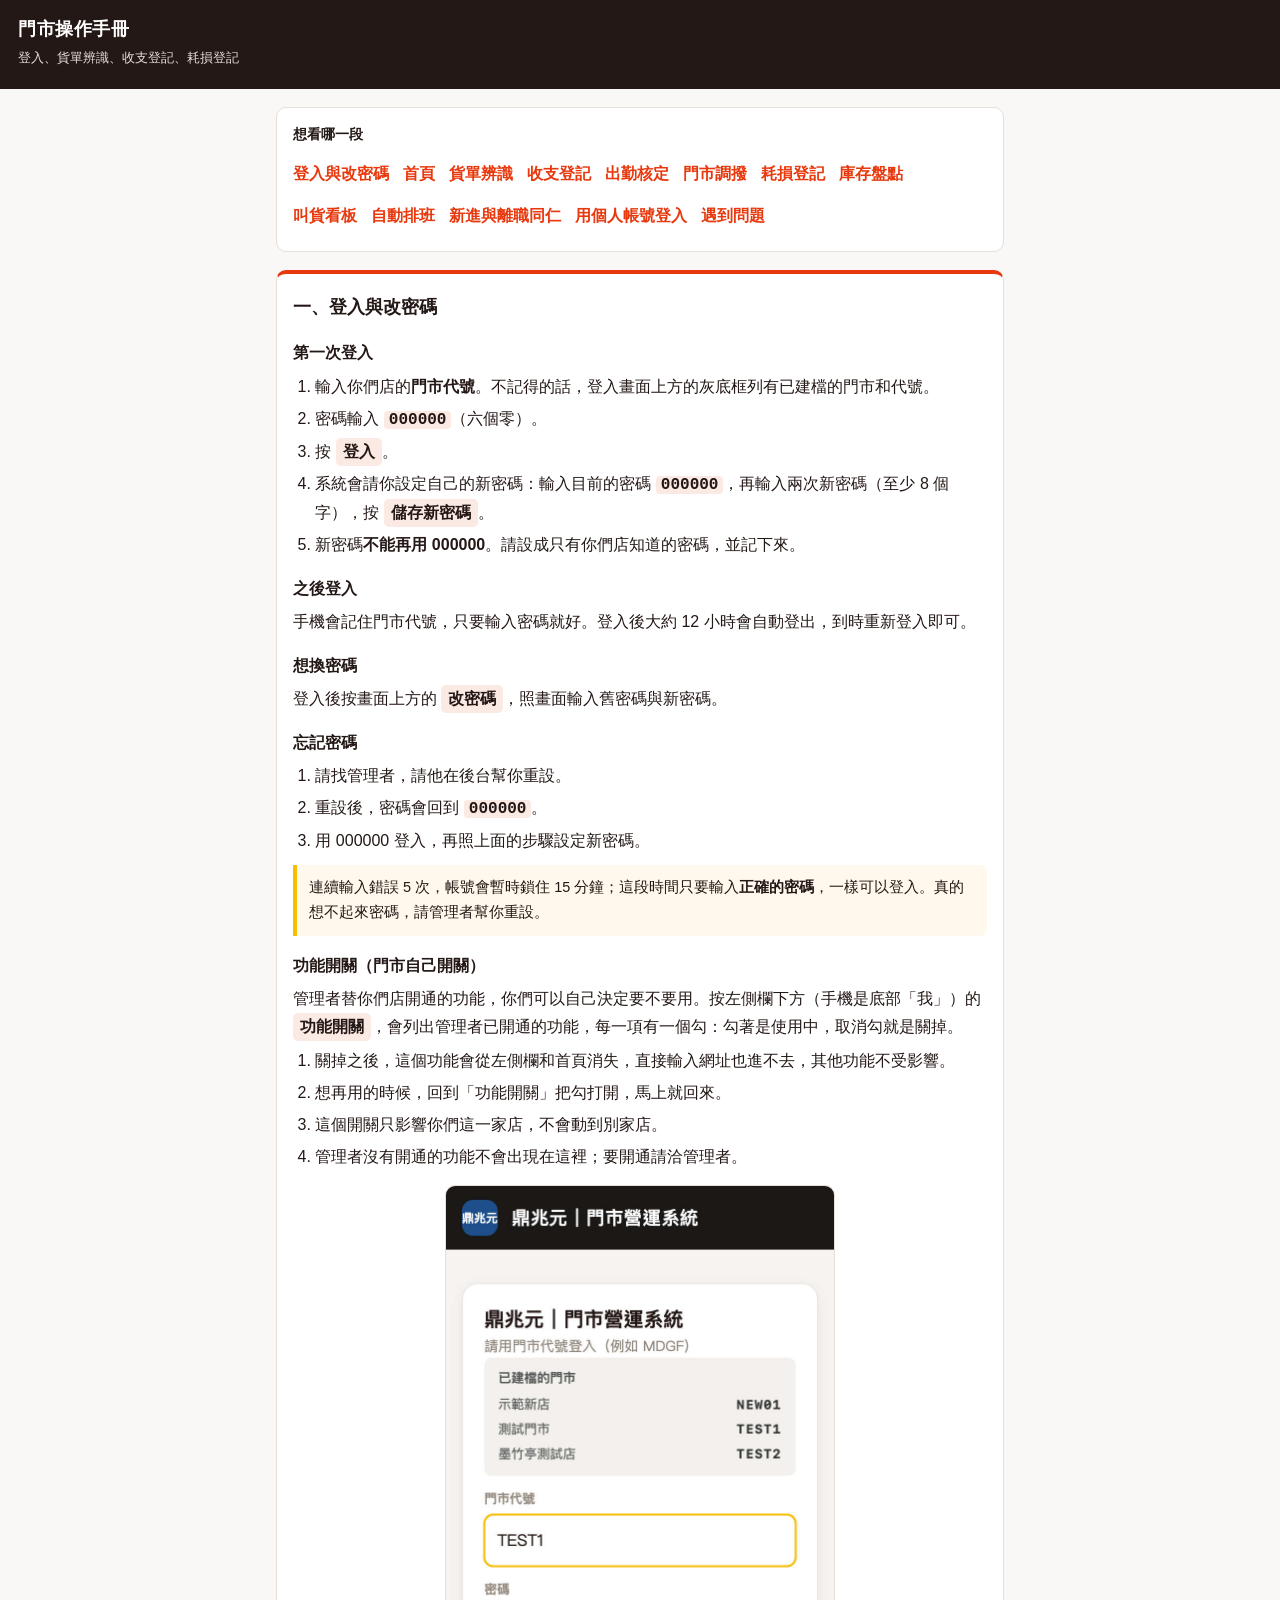
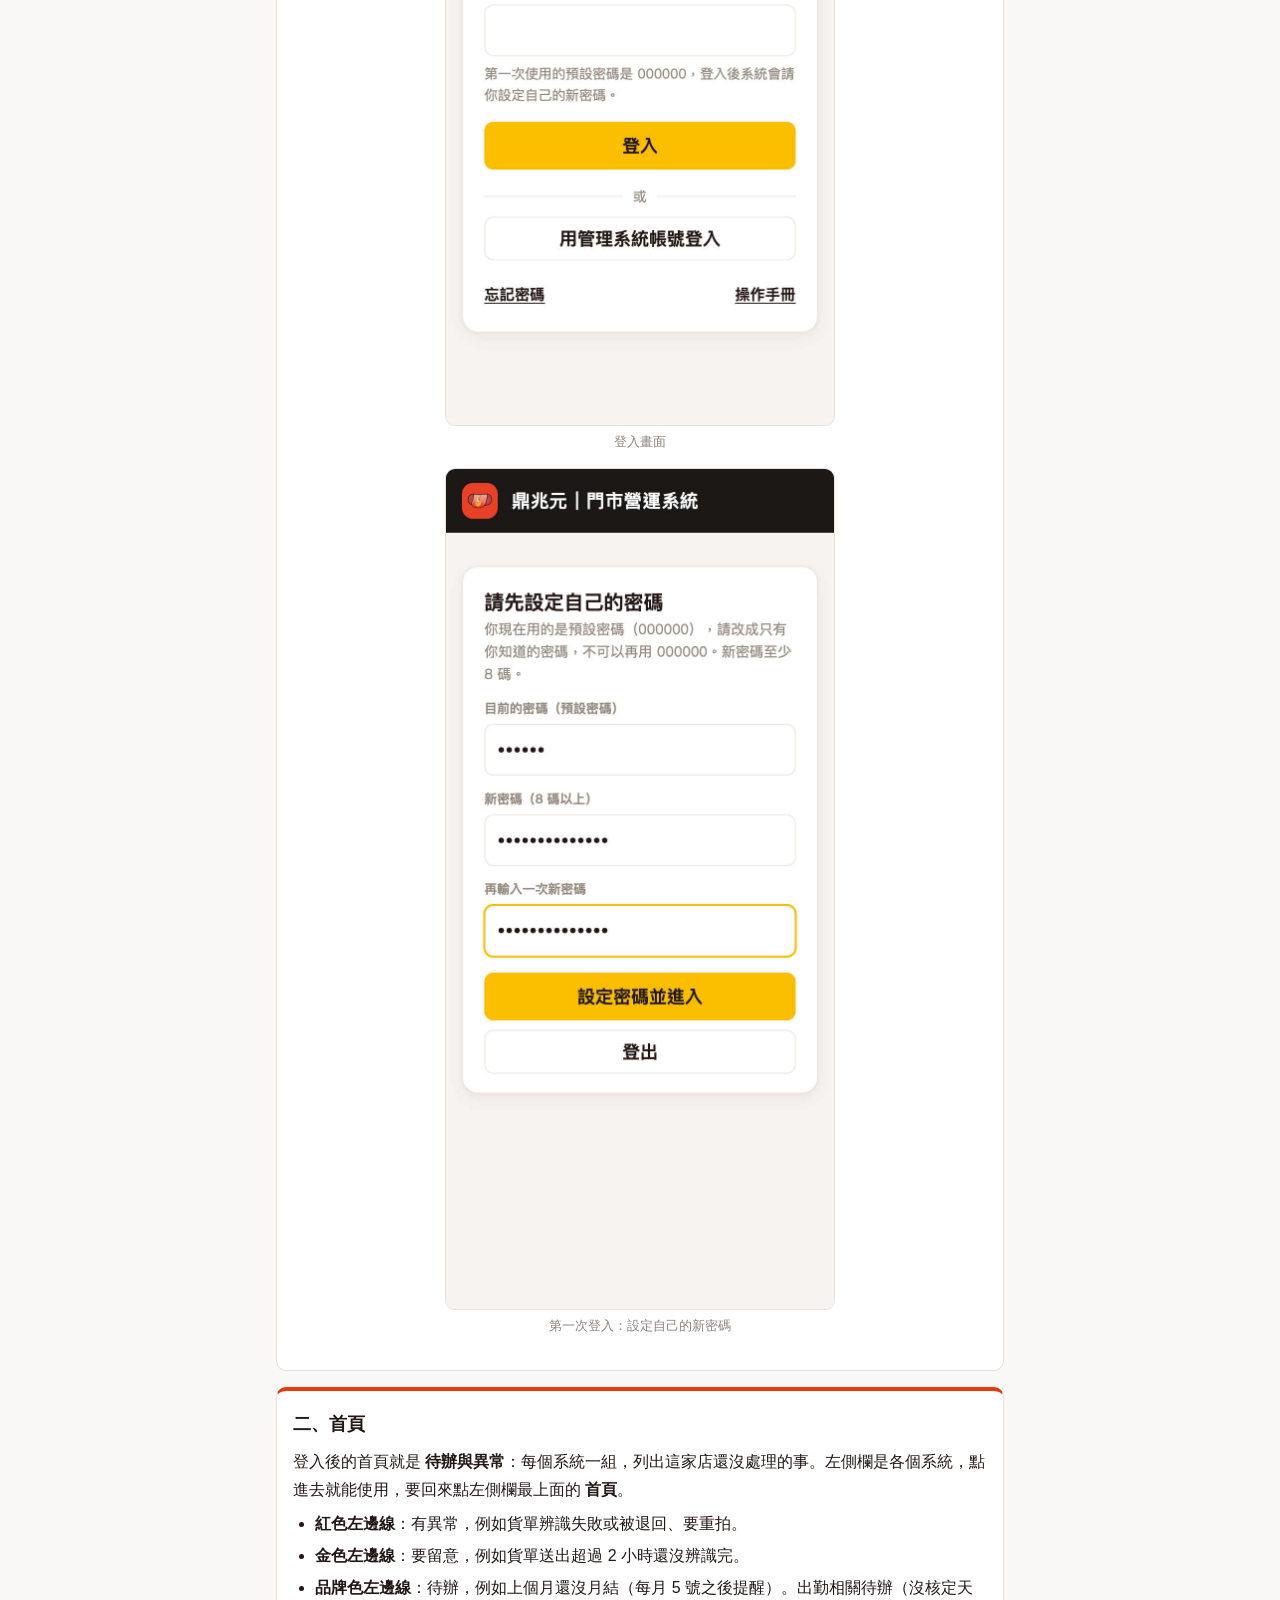
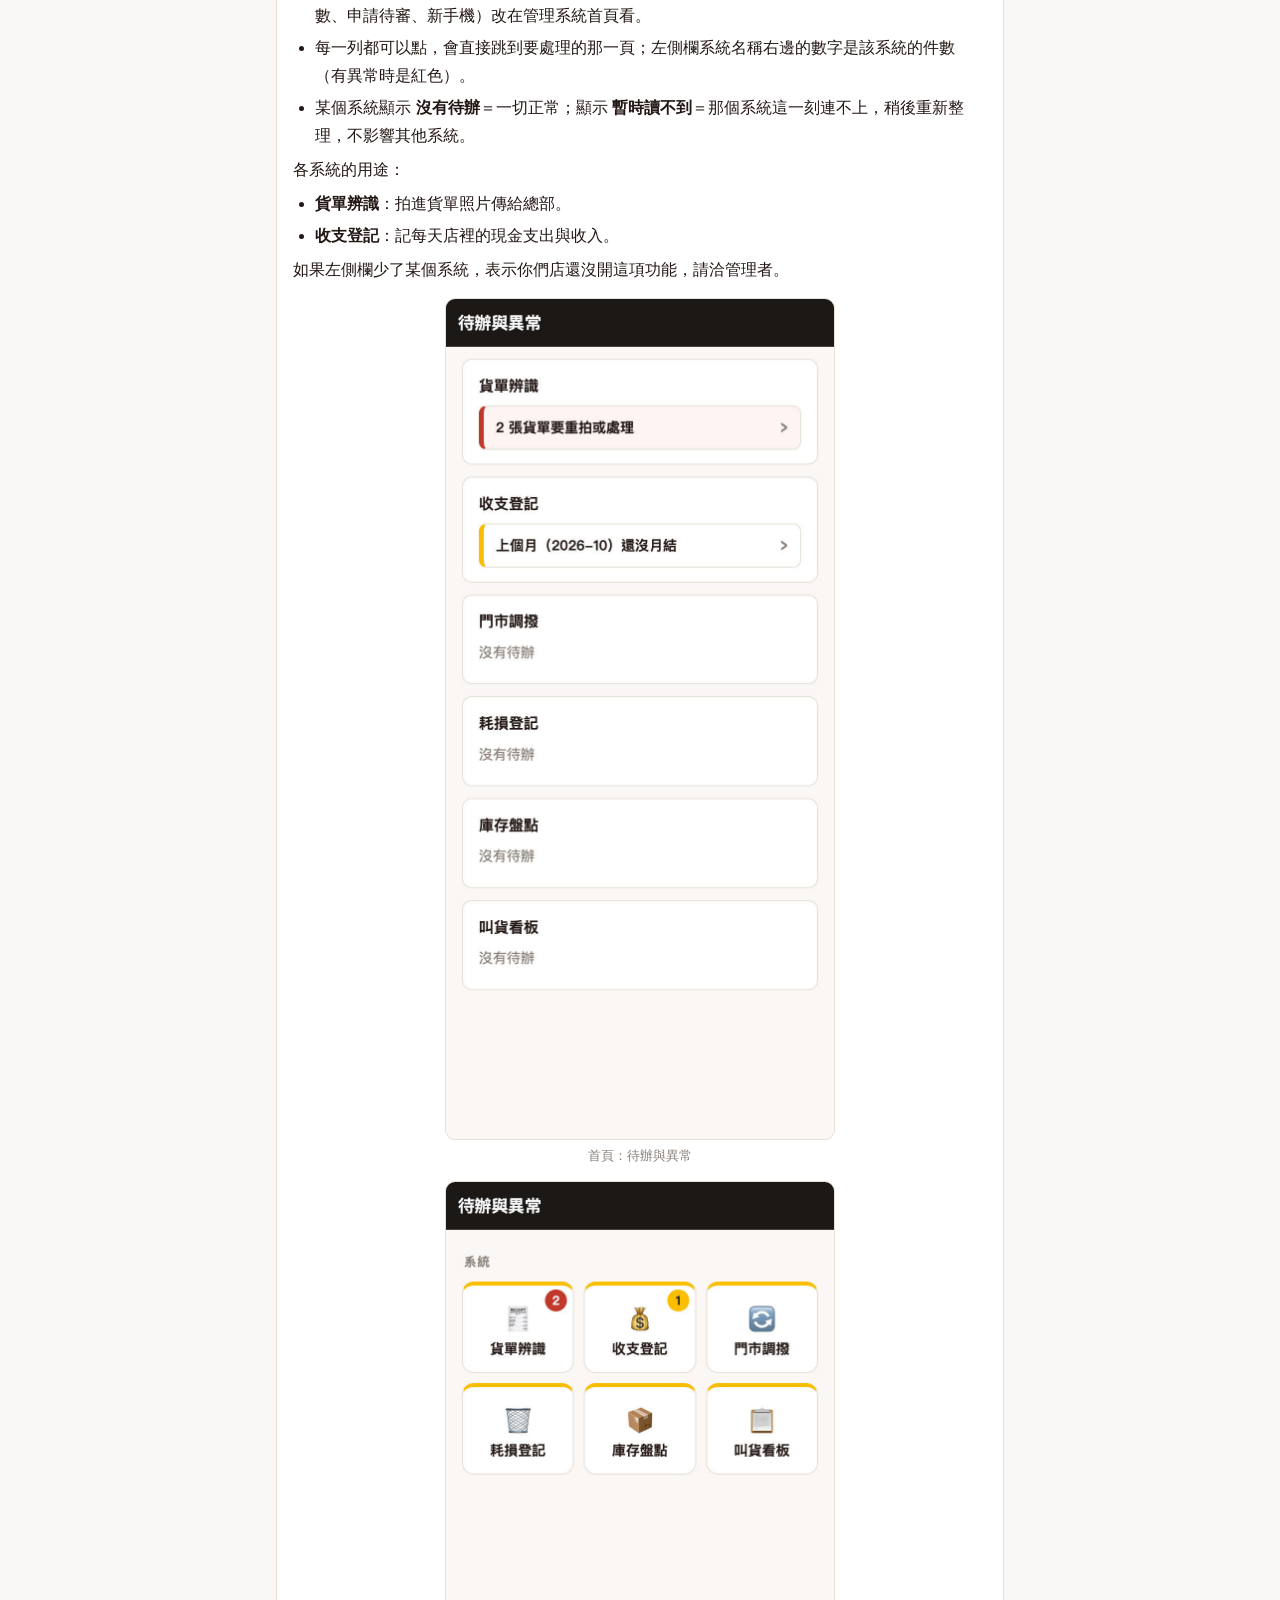
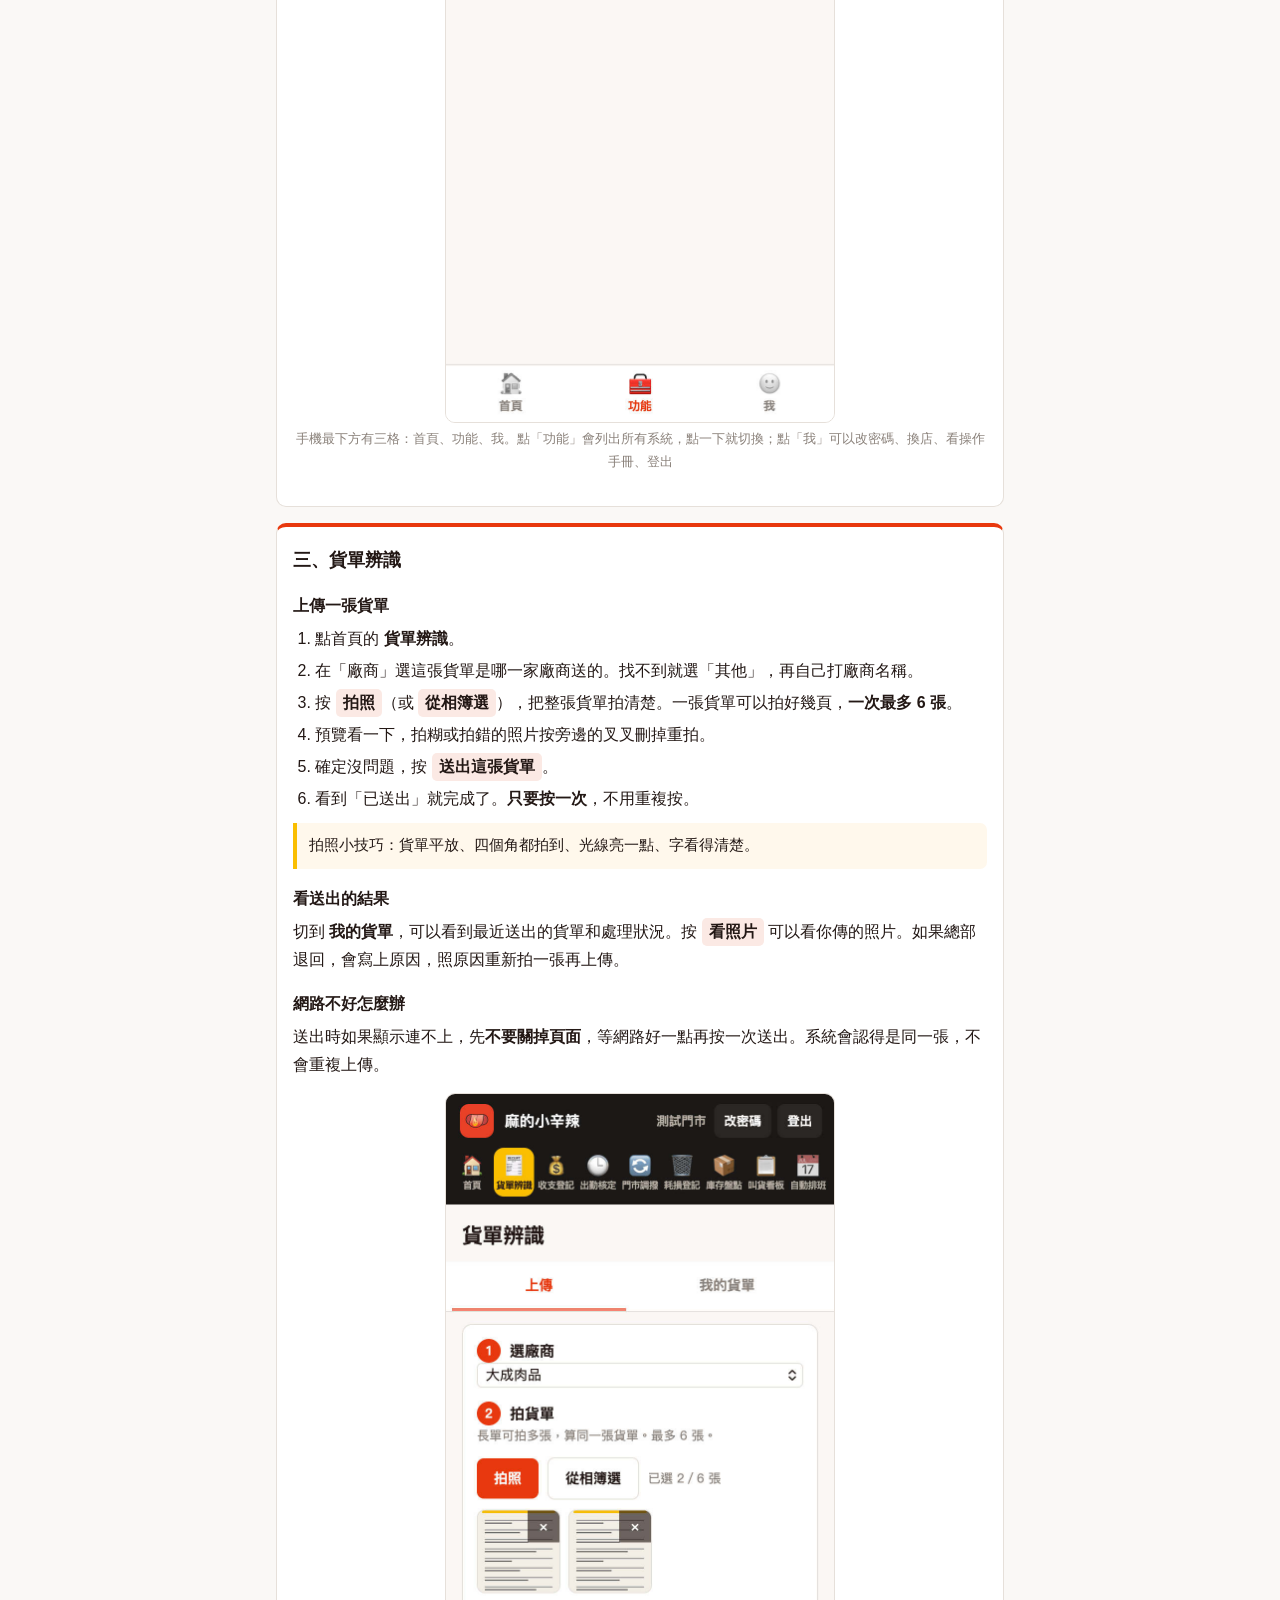
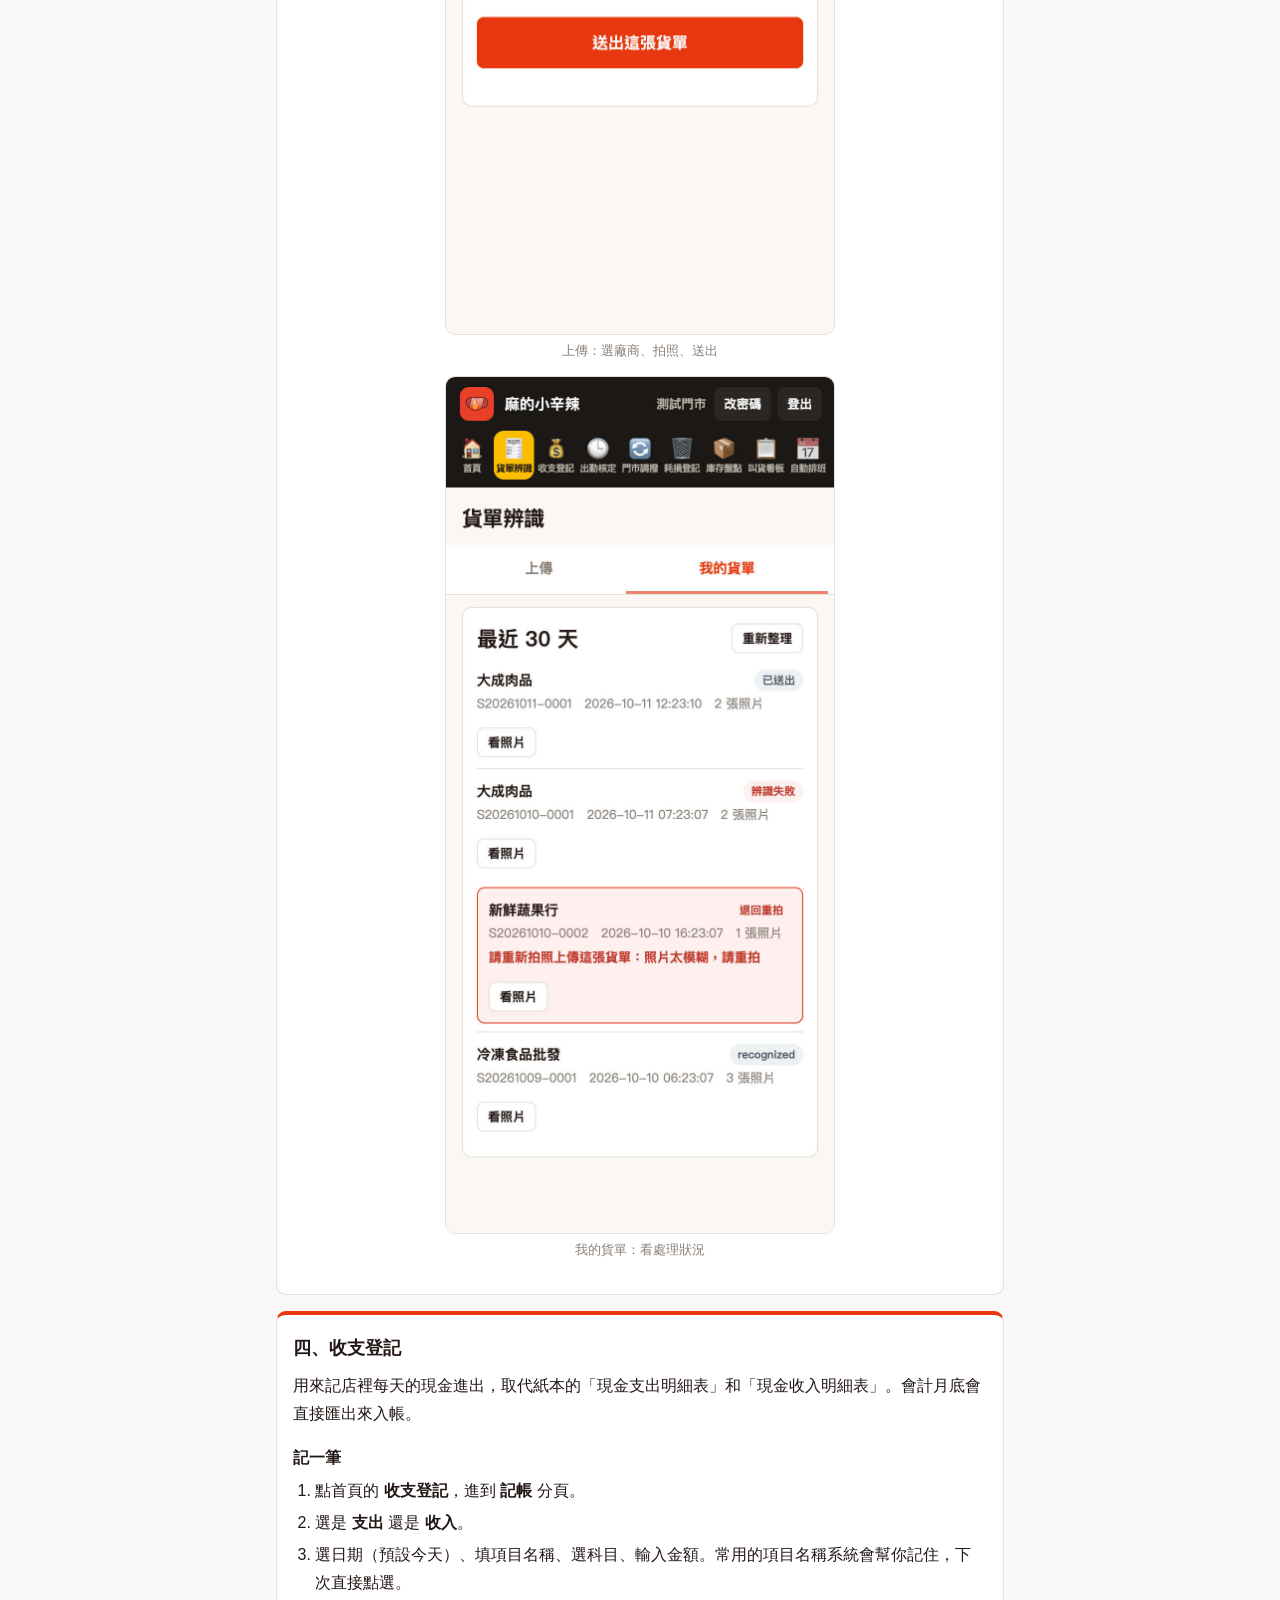
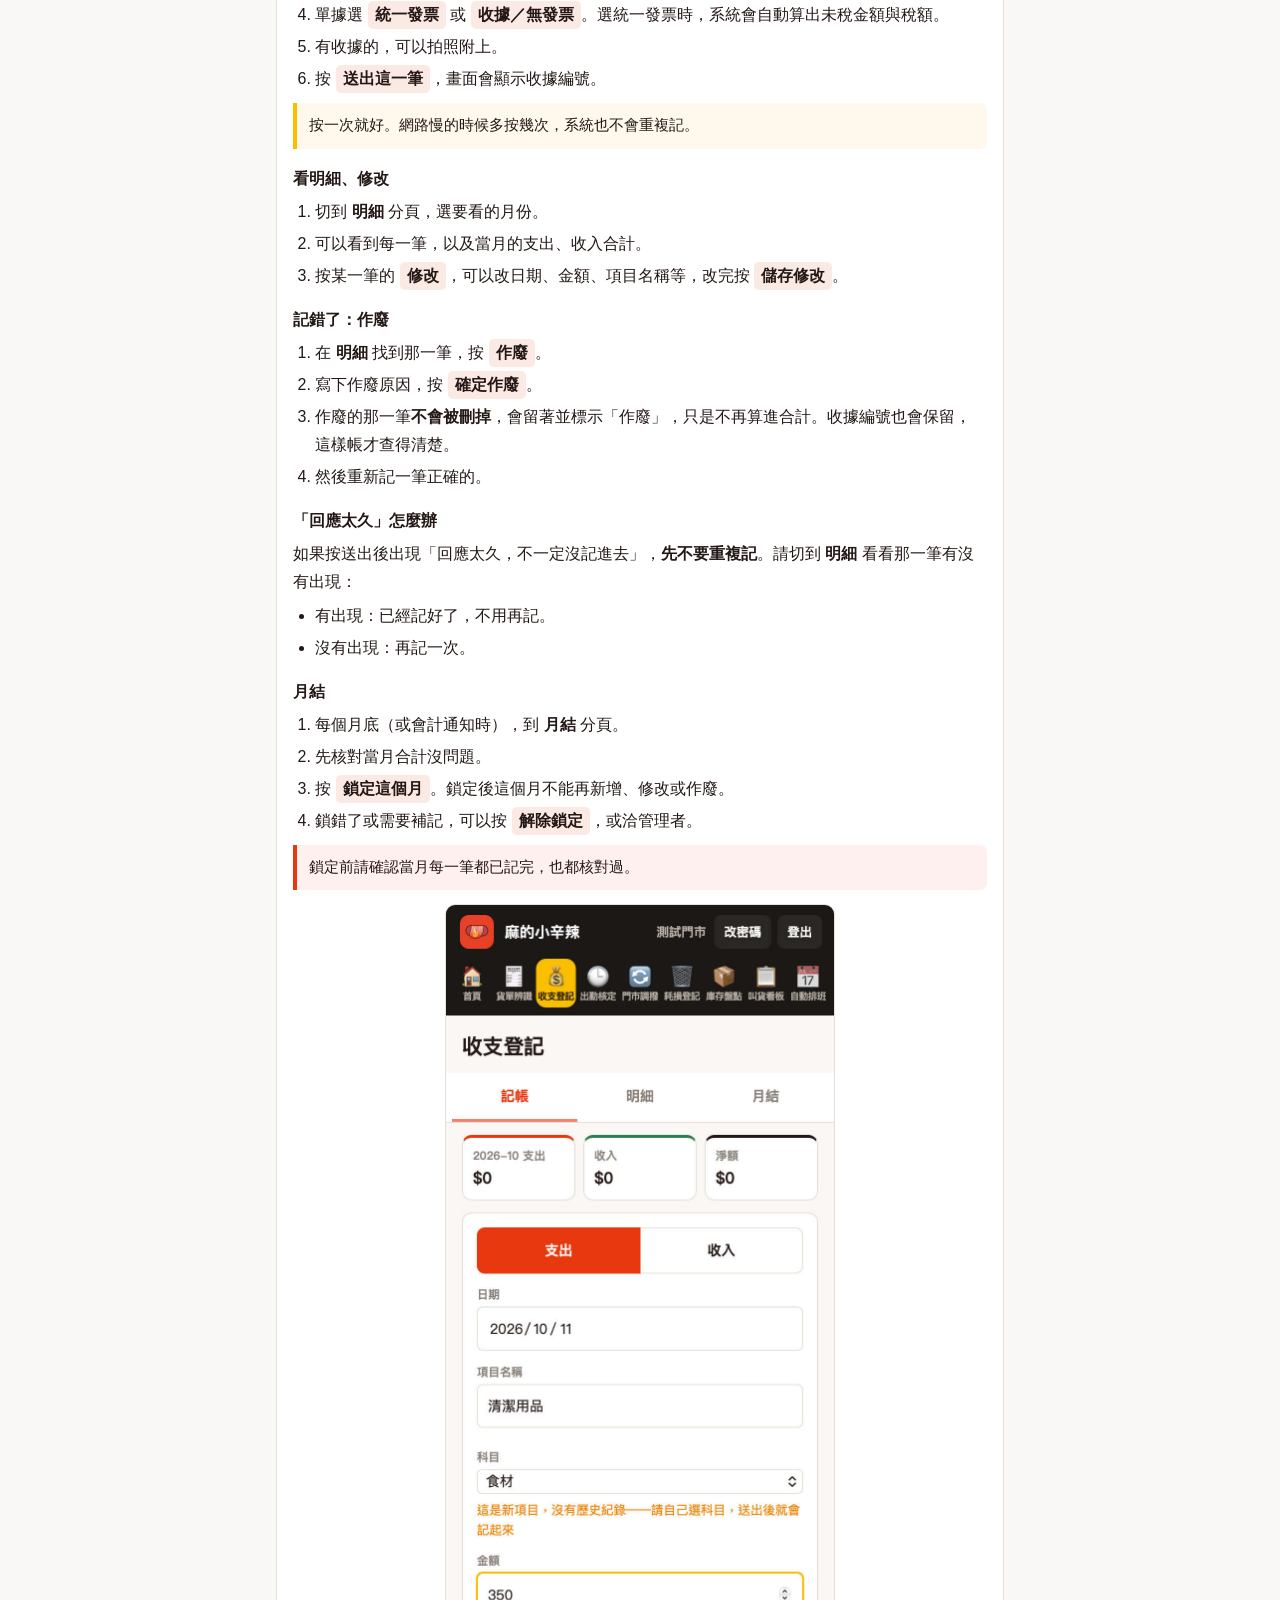
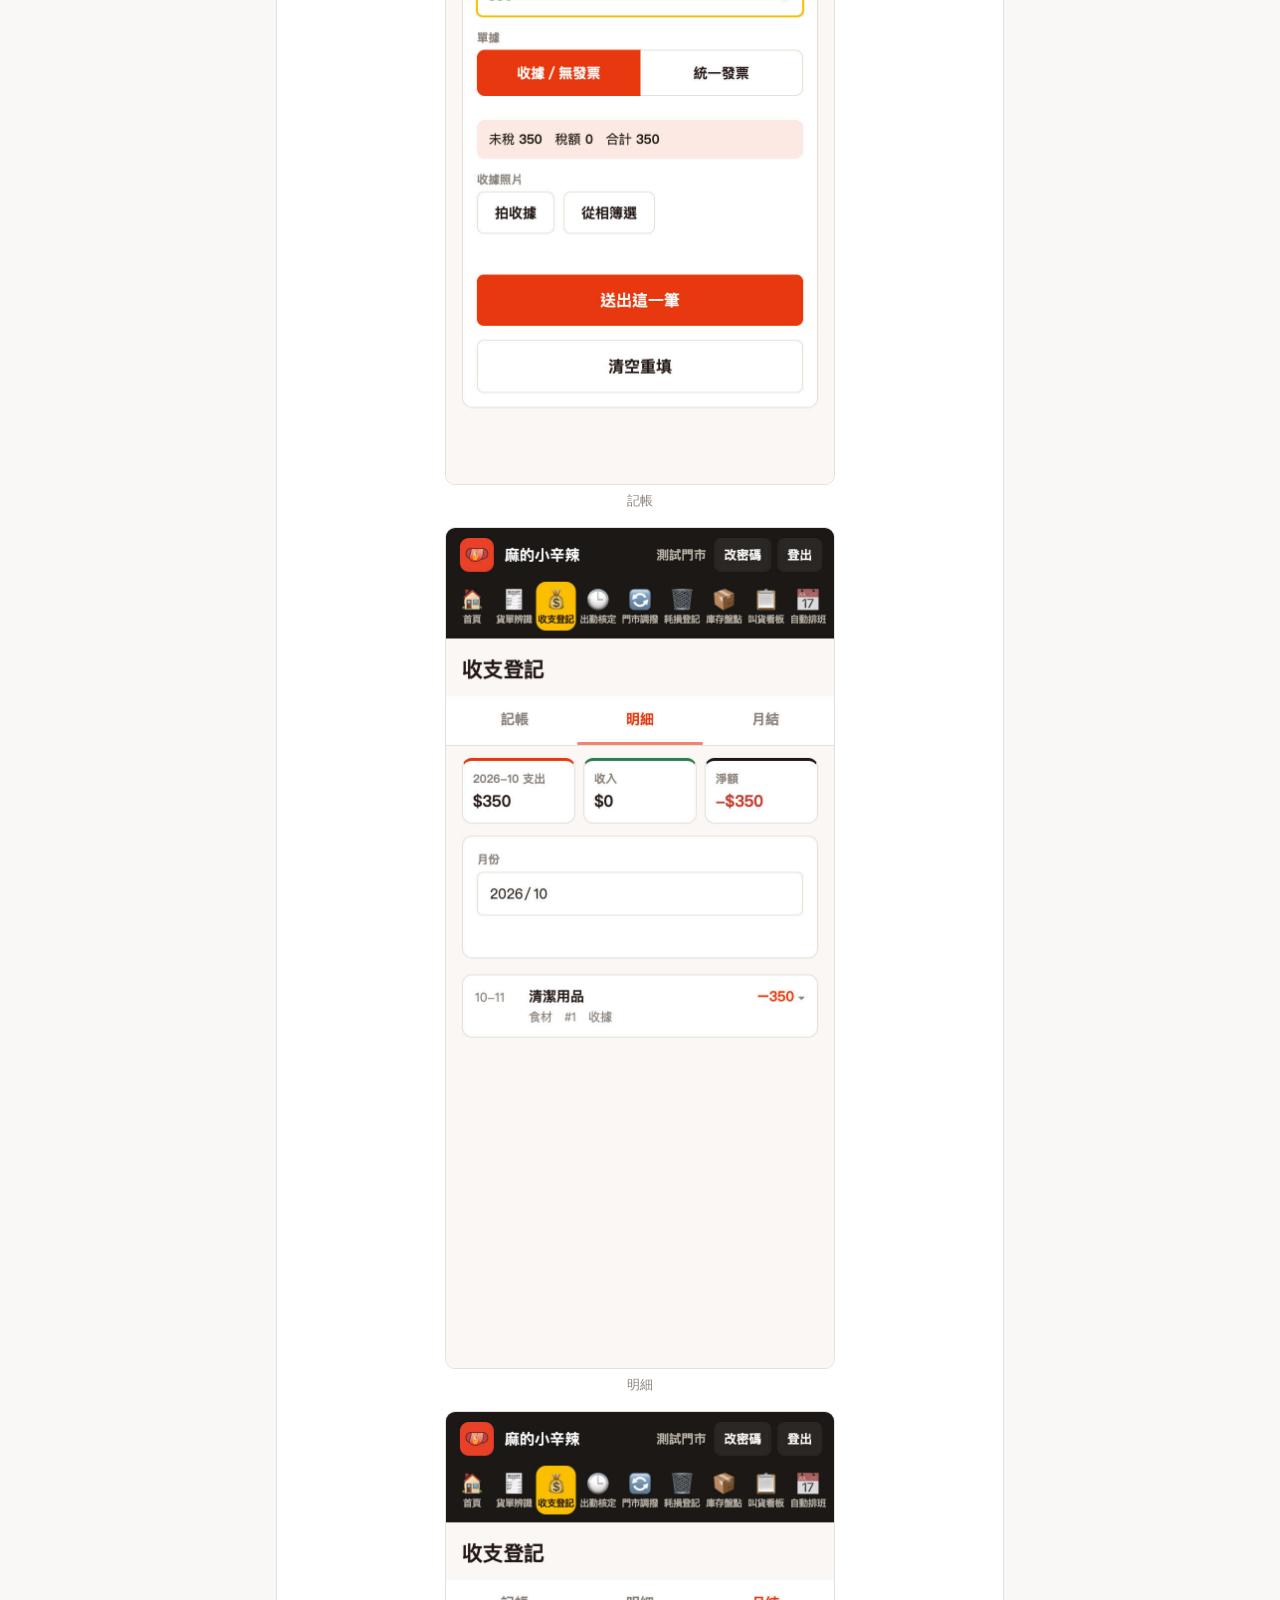
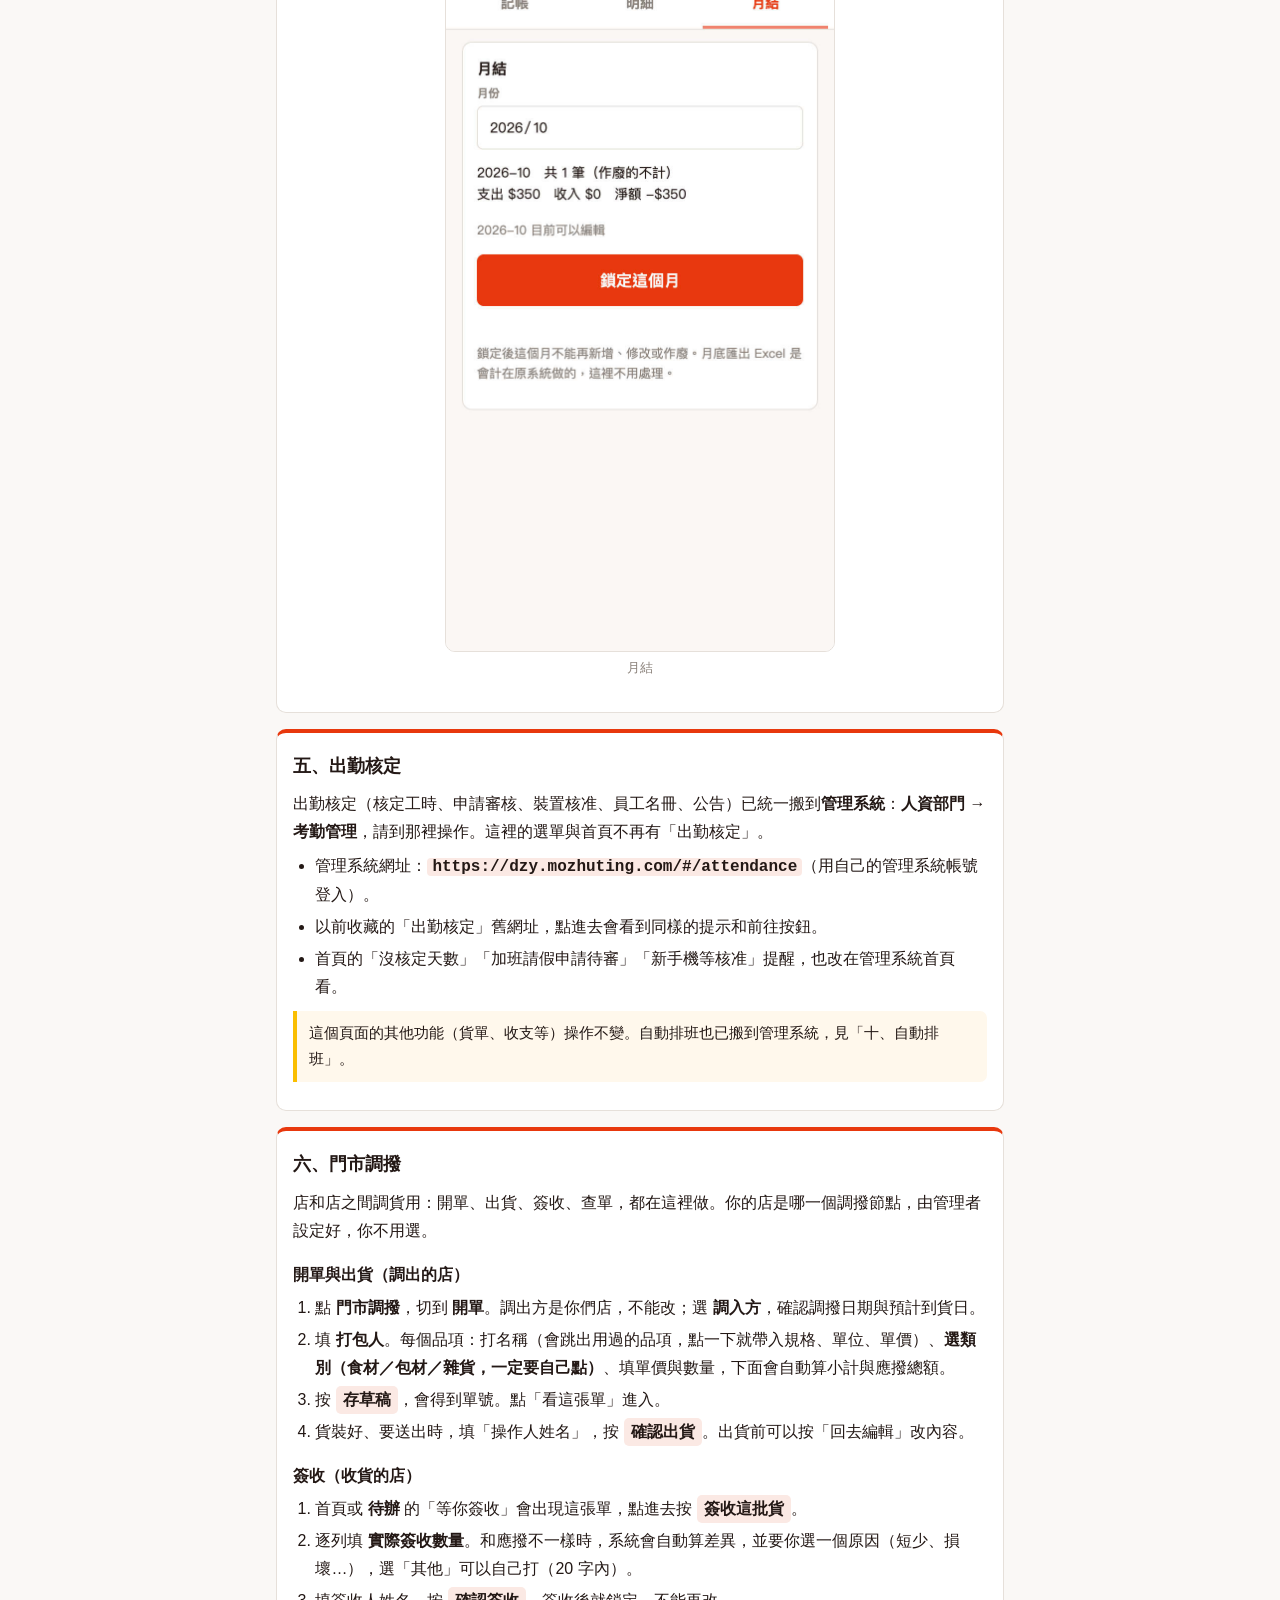
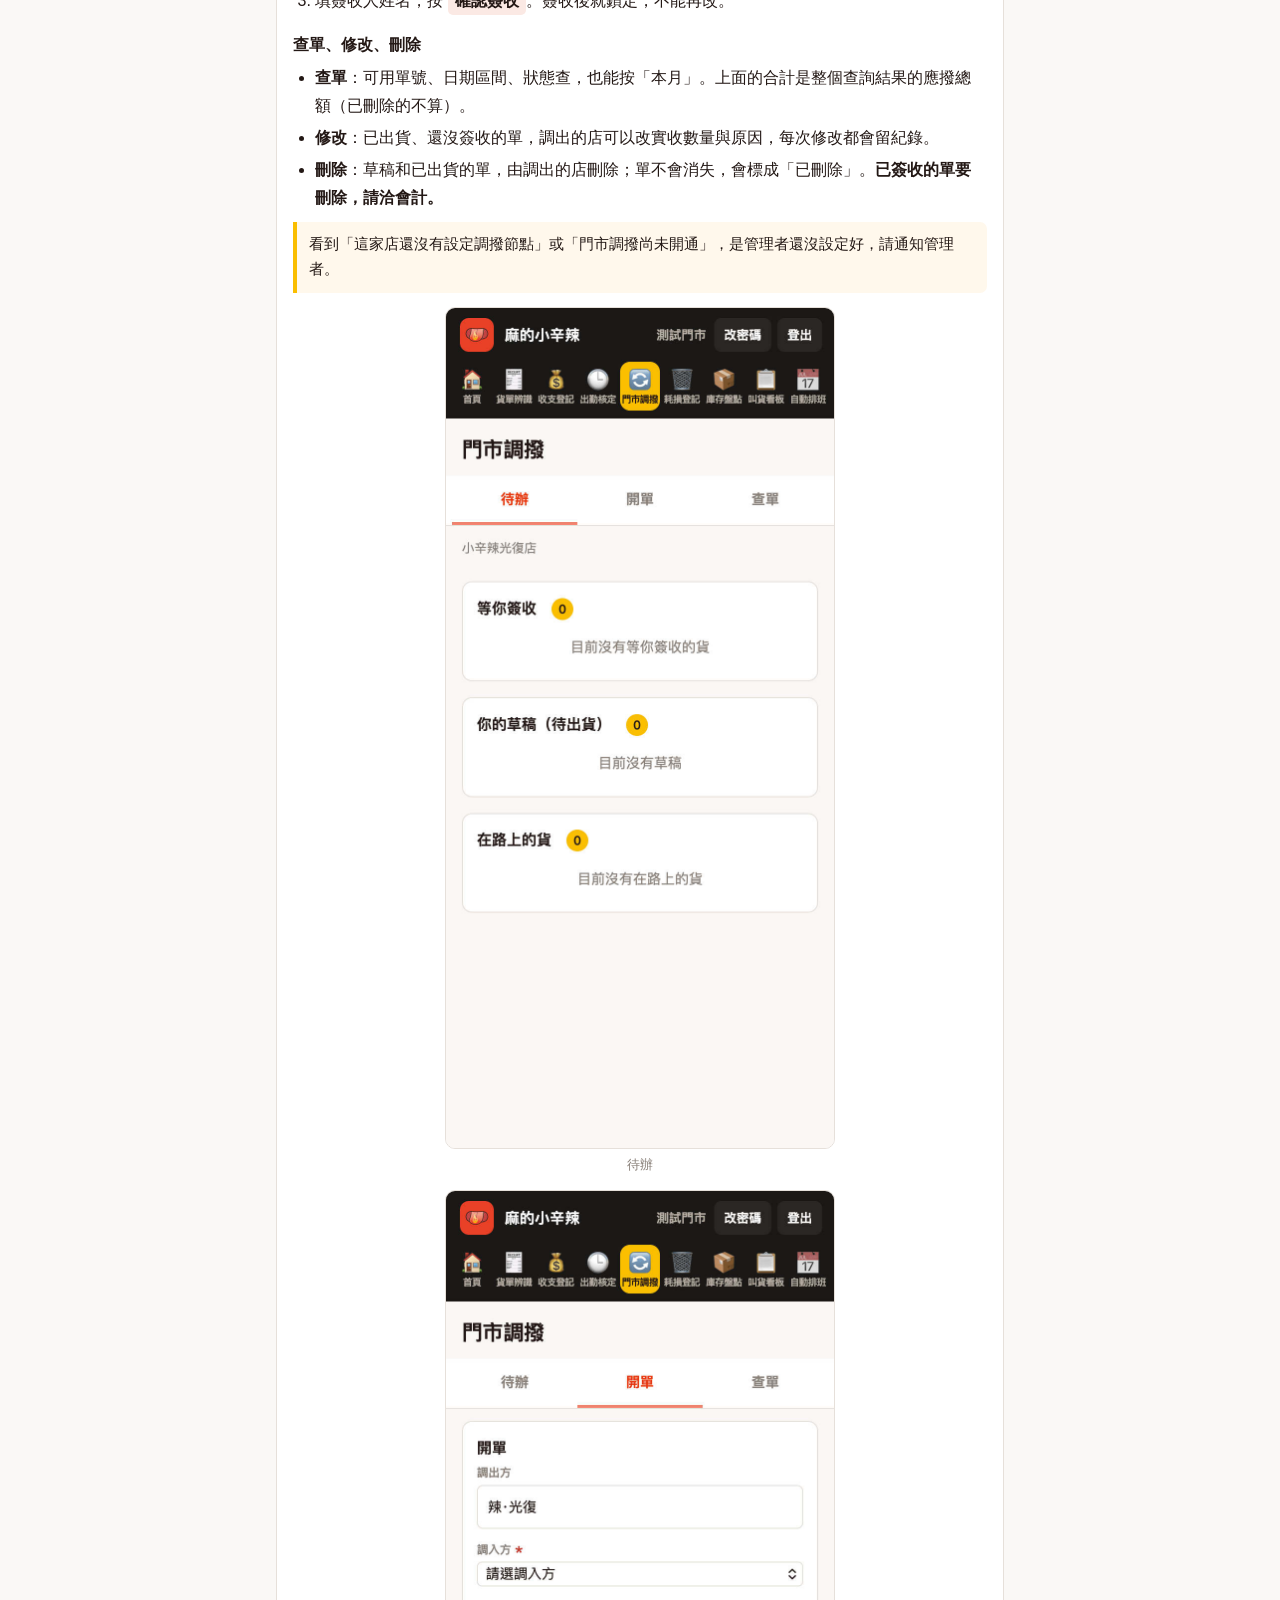
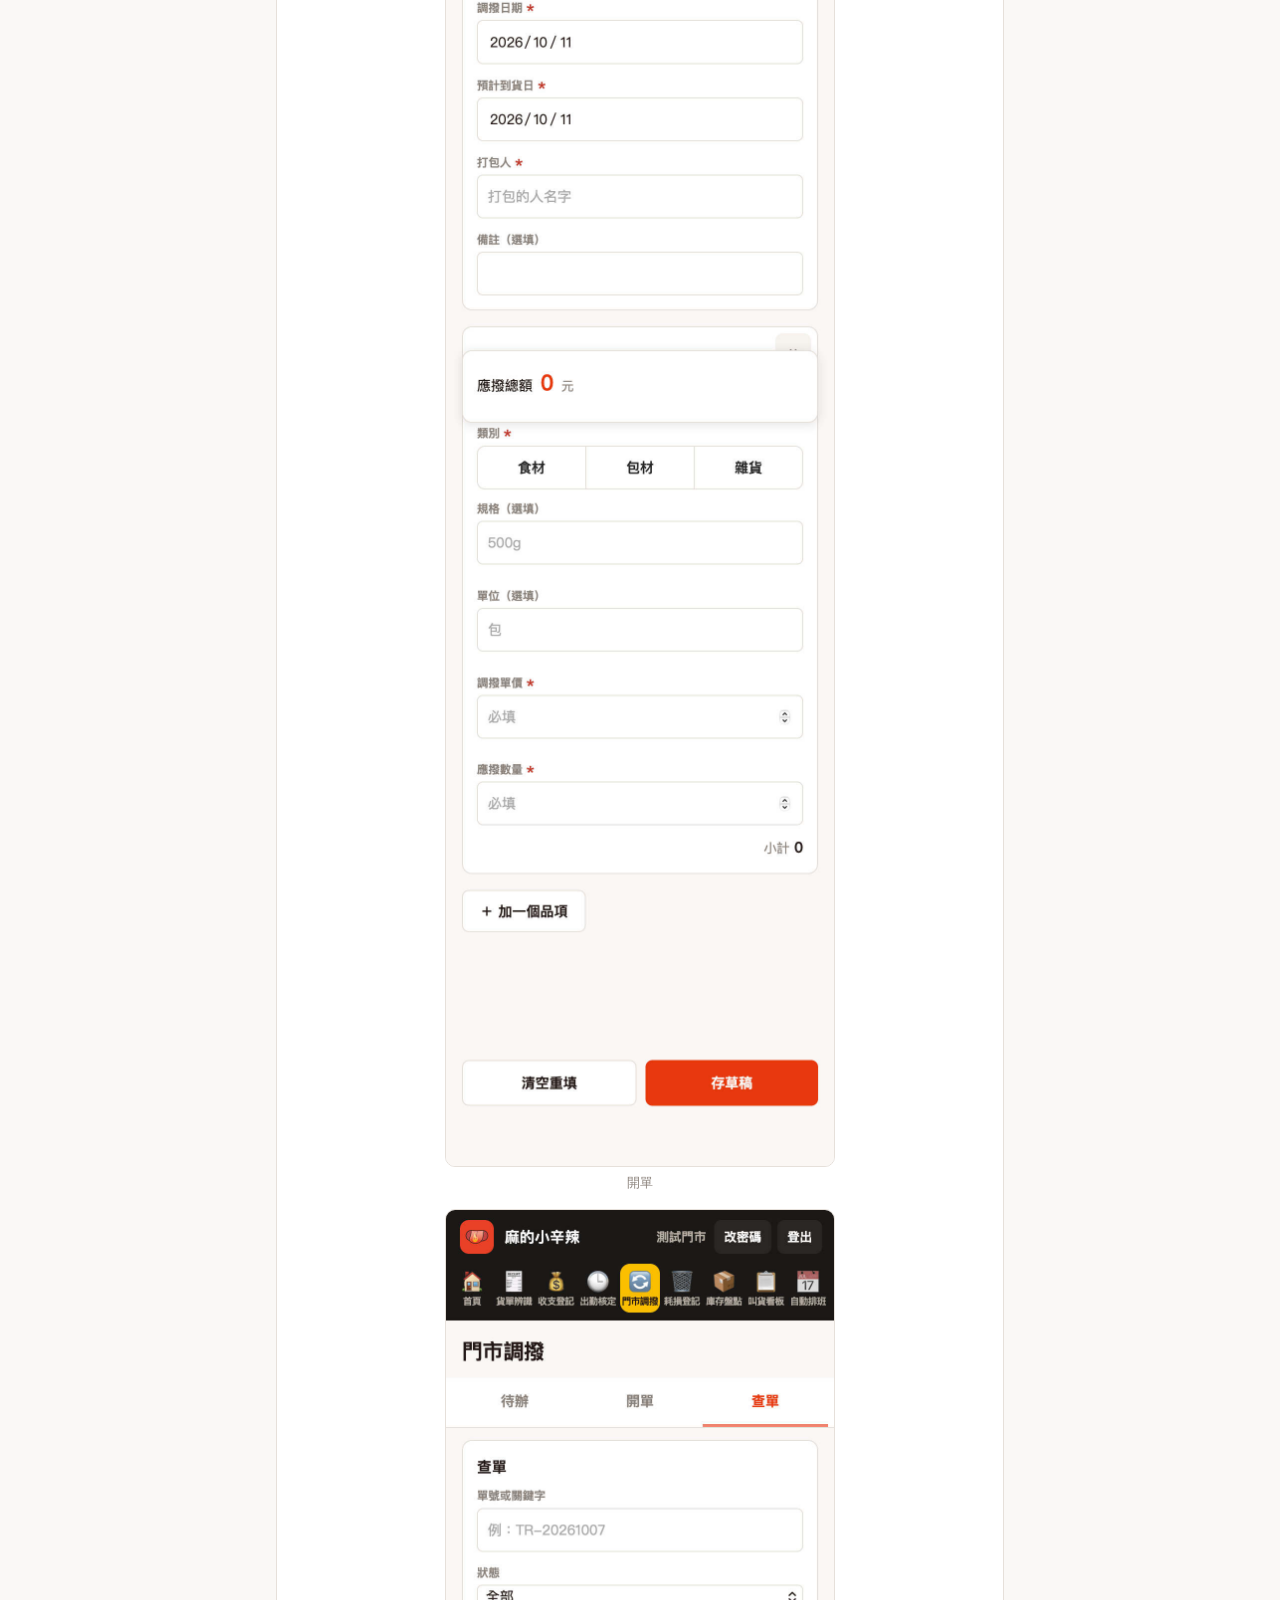
<file: guide.html>
<!DOCTYPE html>
<html lang="zh-Hant">
<head>
<meta charset="utf-8">
<meta name="viewport" content="width=device-width,initial-scale=1">
<title>鼎兆元｜門市營運系統・操作手冊</title>
<link rel="stylesheet" href="css/tokens.css">
<style>
*{box-sizing:border-box;margin:0;padding:0}
html{-webkit-text-size-adjust:100%;scroll-behavior:smooth}
body{font-family:var(--font);background:var(--bg);color:var(--black);font-size:16px;line-height:1.75;overflow-x:hidden}
header{background:var(--black);color:#fff;padding:14px 18px}
header h1{font-size:18px;font-weight:900;letter-spacing:.5px}
header p{font-size:12.5px;color:#e8dfd8;margin-top:2px}
.wrap{max-width:760px;margin:0 auto;padding:18px 16px 64px}
nav.toc{background:var(--card);border:1px solid var(--line);border-radius:10px;padding:14px 16px;margin-bottom:18px}
nav.toc b{display:block;font-size:14px;margin-bottom:6px}
nav.toc a{display:inline-block;margin:2px 14px 2px 0;color:var(--red);font-weight:700;text-decoration:none;padding:5px 0;min-height:32px}
section{background:var(--card);border:1px solid var(--line);border-radius:10px;padding:18px 16px;margin-bottom:16px;border-top:4px solid var(--red)}
h2{font-size:18px;font-weight:900;margin-bottom:8px}
h3{font-size:15.5px;font-weight:900;margin:16px 0 6px}
p{margin:6px 0;overflow-wrap:anywhere}
ol,ul{margin:6px 0 6px 1.4em}
li{margin:4px 0;overflow-wrap:anywhere}
.tip{background:#fff8ec;border-left:4px solid var(--gold);padding:10px 12px;border-radius:0 7px 7px 0;font-size:14.5px;margin:10px 0}
.warn{background:#fdf0ee;border-left:4px solid var(--red);padding:10px 12px;border-radius:0 7px 7px 0;font-size:14.5px;margin:10px 0}
.btn{display:inline-block;background:var(--head);border-radius:5px;padding:0 7px;font-weight:700;white-space:nowrap}
code{background:var(--head);border-radius:4px;padding:0 5px;font-weight:700}
.shot{margin:14px 0;text-align:center}
.shot img{display:block;width:100%;max-width:390px;height:auto;margin:0 auto;border:1px solid var(--line);border-radius:10px;background:#fff}
.shot figcaption{color:var(--muted);font-size:13px;margin-top:5px}
footer{text-align:center;color:var(--muted);font-size:12.5px;margin-top:20px}
</style>
</head>
<body>
<header><h1>門市操作手冊</h1><p>登入、貨單辨識、收支登記、耗損登記</p></header>
<div class="wrap">
<nav class="toc" aria-label="目錄"><b>想看哪一段</b>
  <a href="#login">登入與改密碼</a><a href="#home">首頁</a><a href="#purchase">貨單辨識</a><a href="#cashbook">收支登記</a><a href="#duty">出勤核定</a><a href="#transfer">門市調撥</a><a href="#loss">耗損登記</a><a href="#inventory">庫存盤點</a><a href="#board">叫貨看板</a><a href="#schedule">自動排班</a><a href="#staff">新進與離職同仁</a><a href="#person">用個人帳號登入</a><a href="#help">遇到問題</a></nav>

<section id="login"><h2>一、登入與改密碼</h2>
  <h3>第一次登入</h3>
  <ol>
    <li>輸入你們店的<b>門市代號</b>。不記得的話，登入畫面上方的灰底框列有已建檔的門市和代號。</li>
    <li>密碼輸入 <code>000000</code>（六個零）。</li>
    <li>按 <span class="btn">登入</span>。</li>
    <li>系統會請你設定自己的新密碼：輸入目前的密碼 <code>000000</code>，再輸入兩次新密碼（至少 8 個字），按 <span class="btn">儲存新密碼</span>。</li>
    <li>新密碼<b>不能再用 000000</b>。請設成只有你們店知道的密碼，並記下來。</li>
  </ol>
  <h3>之後登入</h3>
  <p>手機會記住門市代號，只要輸入密碼就好。登入後大約 12 小時會自動登出，到時重新登入即可。</p>
  <h3>想換密碼</h3>
  <p>登入後按畫面上方的 <span class="btn">改密碼</span>，照畫面輸入舊密碼與新密碼。</p>
  <h3>忘記密碼</h3>
  <ol>
    <li>請找管理者，請他在後台幫你重設。</li>
    <li>重設後，密碼會回到 <code>000000</code>。</li>
    <li>用 000000 登入，再照上面的步驟設定新密碼。</li>
  </ol>
  <div class="tip">連續輸入錯誤 5 次，帳號會暫時鎖住 15 分鐘；這段時間只要輸入<b>正確的密碼</b>，一樣可以登入。真的想不起來密碼，請管理者幫你重設。</div>
  <h3>功能開關（門市自己開關）</h3>
  <p>管理者替你們店開通的功能，你們可以自己決定要不要用。按左側欄下方（手機是底部「我」）的 <span class="btn">功能開關</span>，會列出管理者已開通的功能，每一項有一個勾：勾著是使用中，取消勾就是關掉。</p>
  <ol>
    <li>關掉之後，這個功能會從左側欄和首頁消失，直接輸入網址也進不去，其他功能不受影響。</li>
    <li>想再用的時候，回到「功能開關」把勾打開，馬上就回來。</li>
    <li>這個開關只影響你們這一家店，不會動到別家店。</li>
    <li>管理者沒有開通的功能不會出現在這裡；要開通請洽管理者。</li>
  </ol>
  <figure class="shot"><img src="img/guide/01-login.jpg" width="780" height="1688" loading="lazy" alt="登入畫面：門市代號與密碼欄、登入鈕"><figcaption>登入畫面</figcaption></figure>
  <figure class="shot"><img src="img/guide/02-change-password.jpg" width="780" height="1688" loading="lazy" alt="第一次登入的強制改密碼畫面"><figcaption>第一次登入：設定自己的新密碼</figcaption></figure>
</section>

<section id="home"><h2>二、首頁</h2>
  <p>登入後的首頁就是 <b>待辦與異常</b>：每個系統一組，列出這家店還沒處理的事。左側欄是各個系統，點進去就能使用，要回來點左側欄最上面的 <b>首頁</b>。</p>
  <ul>
    <li><b>紅色左邊線</b>：有異常，例如貨單辨識失敗或被退回、要重拍。</li>
    <li><b>金色左邊線</b>：要留意，例如貨單送出超過 2 小時還沒辨識完。</li>
    <li><b>品牌色左邊線</b>：待辦，例如上個月還沒月結（每月 5 號之後提醒）。出勤相關待辦（沒核定天數、申請待審、新手機）改在管理系統首頁看。</li>
    <li>每一列都可以點，會直接跳到要處理的那一頁；左側欄系統名稱右邊的數字是該系統的件數（有異常時是紅色）。</li>
    <li>某個系統顯示 <b>沒有待辦</b>＝一切正常；顯示 <b>暫時讀不到</b>＝那個系統這一刻連不上，稍後重新整理，不影響其他系統。</li>
  </ul>
  <p>各系統的用途：</p>
  <ul>
    <li><b>貨單辨識</b>：拍進貨單照片傳給總部。</li>
    <li><b>收支登記</b>：記每天店裡的現金支出與收入。</li>
  </ul>
  <p>如果左側欄少了某個系統，表示你們店還沒開這項功能，請洽管理者。</p>
  <figure class="shot"><img src="img/guide/03-home.jpg" width="780" height="1688" loading="lazy" alt="首頁的待辦與異常，依系統分組"><figcaption>首頁：待辦與異常</figcaption></figure>
  <figure class="shot"><img src="img/guide/04-sidebar.jpg" width="780" height="1688" loading="lazy" alt="手機底部的首頁、功能、我，與功能格"><figcaption>手機最下方有三格：首頁、功能、我。點「功能」會列出所有系統，點一下就切換；點「我」可以改密碼、換店、看操作手冊、登出</figcaption></figure>
</section>

<section id="purchase"><h2>三、貨單辨識</h2>
  <h3>上傳一張貨單</h3>
  <ol>
    <li>點首頁的 <b>貨單辨識</b>。</li>
    <li>在「廠商」選這張貨單是哪一家廠商送的。找不到就選「其他」，再自己打廠商名稱。</li>
    <li>按 <span class="btn">拍照</span>（或 <span class="btn">從相簿選</span>），把整張貨單拍清楚。一張貨單可以拍好幾頁，<b>一次最多 6 張</b>。</li>
    <li>預覽看一下，拍糊或拍錯的照片按旁邊的叉叉刪掉重拍。</li>
    <li>確定沒問題，按 <span class="btn">送出這張貨單</span>。</li>
    <li>看到「已送出」就完成了。<b>只要按一次</b>，不用重複按。</li>
  </ol>
  <div class="tip">拍照小技巧：貨單平放、四個角都拍到、光線亮一點、字看得清楚。</div>
  <h3>看送出的結果</h3>
  <p>切到 <b>我的貨單</b>，可以看到最近送出的貨單和處理狀況。按 <span class="btn">看照片</span> 可以看你傳的照片。如果總部退回，會寫上原因，照原因重新拍一張再上傳。</p>
  <h3>網路不好怎麼辦</h3>
  <p>送出時如果顯示連不上，先<b>不要關掉頁面</b>，等網路好一點再按一次送出。系統會認得是同一張，不會重複上傳。</p>
  <figure class="shot"><img src="img/guide/05-purchase-upload.jpg" width="780" height="1688" loading="lazy" alt="貨單辨識上傳頁：選廠商、拍照、送出"><figcaption>上傳：選廠商、拍照、送出</figcaption></figure>
  <figure class="shot"><img src="img/guide/06-purchase-mine.jpg" width="780" height="1688" loading="lazy" alt="我的貨單清單與處理狀況"><figcaption>我的貨單：看處理狀況</figcaption></figure>
</section>

<section id="cashbook"><h2>四、收支登記</h2>
  <p>用來記店裡每天的現金進出，取代紙本的「現金支出明細表」和「現金收入明細表」。會計月底會直接匯出來入帳。</p>
  <h3>記一筆</h3>
  <ol>
    <li>點首頁的 <b>收支登記</b>，進到 <b>記帳</b> 分頁。</li>
    <li>選是 <b>支出</b> 還是 <b>收入</b>。</li>
    <li>選日期（預設今天）、填項目名稱、選科目、輸入金額。常用的項目名稱系統會幫你記住，下次直接點選。</li>
    <li>單據選 <span class="btn">統一發票</span> 或 <span class="btn">收據／無發票</span>。選統一發票時，系統會自動算出未稅金額與稅額。</li>
    <li>有收據的，可以拍照附上。</li>
    <li>按 <span class="btn">送出這一筆</span>，畫面會顯示收據編號。</li>
  </ol>
  <div class="tip">按一次就好。網路慢的時候多按幾次，系統也不會重複記。</div>
  <h3>看明細、修改</h3>
  <ol>
    <li>切到 <b>明細</b> 分頁，選要看的月份。</li>
    <li>可以看到每一筆，以及當月的支出、收入合計。</li>
    <li>按某一筆的 <span class="btn">修改</span>，可以改日期、金額、項目名稱等，改完按 <span class="btn">儲存修改</span>。</li>
  </ol>
  <h3>記錯了：作廢</h3>
  <ol>
    <li>在 <b>明細</b> 找到那一筆，按 <span class="btn">作廢</span>。</li>
    <li>寫下作廢原因，按 <span class="btn">確定作廢</span>。</li>
    <li>作廢的那一筆<b>不會被刪掉</b>，會留著並標示「作廢」，只是不再算進合計。收據編號也會保留，這樣帳才查得清楚。</li>
    <li>然後重新記一筆正確的。</li>
  </ol>
  <h3>「回應太久」怎麼辦</h3>
  <p>如果按送出後出現「回應太久，不一定沒記進去」，<b>先不要重複記</b>。請切到 <b>明細</b> 看看那一筆有沒有出現：</p>
  <ul>
    <li>有出現：已經記好了，不用再記。</li>
    <li>沒有出現：再記一次。</li>
  </ul>
  <h3>月結</h3>
  <ol>
    <li>每個月底（或會計通知時），到 <b>月結</b> 分頁。</li>
    <li>先核對當月合計沒問題。</li>
    <li>按 <span class="btn">鎖定這個月</span>。鎖定後這個月不能再新增、修改或作廢。</li>
    <li>鎖錯了或需要補記，可以按 <span class="btn">解除鎖定</span>，或洽管理者。</li>
  </ol>
  <div class="warn">鎖定前請確認當月每一筆都已記完，也都核對過。</div>
  <figure class="shot"><img src="img/guide/07-cashbook-entry.jpg" width="780" height="2290" loading="lazy" alt="收支登記的記帳表單"><figcaption>記帳</figcaption></figure>
  <figure class="shot"><img src="img/guide/08-cashbook-list.jpg" width="780" height="1688" loading="lazy" alt="收支明細與當月合計"><figcaption>明細</figcaption></figure>
  <figure class="shot"><img src="img/guide/09-cashbook-close.jpg" width="780" height="1688" loading="lazy" alt="月結分頁與鎖定按鈕"><figcaption>月結</figcaption></figure>
</section>

<section id="duty"><h2>五、出勤核定</h2>
  <p>出勤核定（核定工時、申請審核、裝置核准、員工名冊、公告）已統一搬到<b>管理系統</b>：<b>人資部門 → 考勤管理</b>，請到那裡操作。這裡的選單與首頁不再有「出勤核定」。</p>
  <ul>
    <li>管理系統網址：<code>https://dzy.mozhuting.com/#/attendance</code>（用自己的管理系統帳號登入）。</li>
    <li>以前收藏的「出勤核定」舊網址，點進去會看到同樣的提示和前往按鈕。</li>
    <li>首頁的「沒核定天數」「加班請假申請待審」「新手機等核准」提醒，也改在管理系統首頁看。</li>
  </ul>
  <div class="tip">這個頁面的其他功能（貨單、收支等）操作不變。自動排班也已搬到管理系統，見「十、自動排班」。</div>
</section>

<section id="transfer"><h2>六、門市調撥</h2>
  <p>店和店之間調貨用：開單、出貨、簽收、查單，都在這裡做。你的店是哪一個調撥節點，由管理者設定好，你不用選。</p>
  <h3>開單與出貨（調出的店）</h3>
  <ol>
    <li>點 <b>門市調撥</b>，切到 <b>開單</b>。調出方是你們店，不能改；選 <b>調入方</b>，確認調撥日期與預計到貨日。</li>
    <li>填 <b>打包人</b>。每個品項：打名稱（會跳出用過的品項，點一下就帶入規格、單位、單價）、<b>選類別（食材／包材／雜貨，一定要自己點）</b>、填單價與數量，下面會自動算小計與應撥總額。</li>
    <li>按 <span class="btn">存草稿</span>，會得到單號。點「看這張單」進入。</li>
    <li>貨裝好、要送出時，填「操作人姓名」，按 <span class="btn">確認出貨</span>。出貨前可以按「回去編輯」改內容。</li>
  </ol>
  <h3>簽收（收貨的店）</h3>
  <ol>
    <li>首頁或 <b>待辦</b> 的「等你簽收」會出現這張單，點進去按 <span class="btn">簽收這批貨</span>。</li>
    <li>逐列填 <b>實際簽收數量</b>。和應撥不一樣時，系統會自動算差異，並要你選一個原因（短少、損壞…），選「其他」可以自己打（20 字內）。</li>
    <li>填簽收人姓名，按 <span class="btn">確認簽收</span>。簽收後就鎖定，不能再改。</li>
  </ol>
  <h3>查單、修改、刪除</h3>
  <ul>
    <li><b>查單</b>：可用單號、日期區間、狀態查，也能按「本月」。上面的合計是整個查詢結果的應撥總額（已刪除的不算）。</li>
    <li><b>修改</b>：已出貨、還沒簽收的單，調出的店可以改實收數量與原因，每次修改都會留紀錄。</li>
    <li><b>刪除</b>：草稿和已出貨的單，由調出的店刪除；單不會消失，會標成「已刪除」。<b>已簽收的單要刪除，請洽會計。</b></li>
  </ul>
  <div class="tip">看到「這家店還沒有設定調撥節點」或「門市調撥尚未開通」，是管理者還沒設定好，請通知管理者。</div>
  <figure class="shot"><img src="img/guide/14-transfer-todo.jpg" width="780" height="1688" loading="lazy" alt="門市調撥待辦：等你簽收、草稿、在路上的貨"><figcaption>待辦</figcaption></figure>
  <figure class="shot"><img src="img/guide/15-transfer-new.jpg" width="780" height="3082" loading="lazy" alt="開單表單"><figcaption>開單</figcaption></figure>
  <figure class="shot"><img src="img/guide/16-transfer-query.jpg" width="780" height="1688" loading="lazy" alt="查單"><figcaption>查單</figcaption></figure>
</section>

<section id="loss"><h2>七、耗損登記</h2>
  <p>記店裡每天報廢、過期、備料失誤等損耗掉的食材與物料，系統會依成本表自動算出金額，統計頁可以看每天、每週、每月損失多少、哪一類最多。</p>
  <h3>登記一筆</h3>
  <ol>
    <li>點左側的 <b>耗損登記</b>，進到 <b>登記</b> 分頁。</li>
    <li>選日期（預設今天，可以補登前幾天）。</li>
    <li>輸入 <b>品名</b>：打幾個字，下面會列出成本表裡的品項，點一下就會帶出品類、單位、單位成本。</li>
    <li>輸入 <b>耗損量</b>，<b>金額</b>會自動算好（耗損量 × 單位成本）。</li>
    <li>選 <b>原因</b>。選「其他」時要再寫一句簡短說明。備註可以不填。</li>
    <li>按 <span class="btn">送出登記</span>，畫面會顯示已登記的品名與金額，下方「今天這幾筆」也會多一列。</li>
  </ol>
  <div class="tip">打了成本表沒有的新品名，系統會請你補上單位和單位成本，送出後自動加進成本設定，下次就不用再補。</div>
  <h3>登記錯了怎麼辦</h3>
  <p>在「今天這幾筆」那一列按 <span class="btn">作廢</span>，再按一次 <span class="btn">確定作廢？</span>。作廢的紀錄不會刪除，只是不再計入統計；要更正就重新登記一筆正確的。想看別天的，改上方日期。</p>
  <h3>統計</h3>
  <ol>
    <li>切到 <b>統計</b> 分頁，選 <b>本日／本週／本月</b>，或選 <b>自訂</b> 填起迄日期。</li>
    <li>最上方是這段期間的耗損總金額，旁邊會比較上一個同樣長度的期間。</li>
    <li>中間的長條圖是每天的金額。</li>
    <li>下方有三份排行，金額由大到小：<b>按品類</b>（點開看品項）、<b>按品名</b>（點開看原因，先顯示前 10 項，可按「顯示全部」）、<b>按原因</b>（點開看品項）。</li>
    <li>要拿去對帳，按 <span class="btn">匯出 CSV</span>；要印出來按 <span class="btn">列印</span>。</li>
  </ol>
  <h3>成本設定</h3>
  <p>切到 <b>成本設定</b> 分頁：填品名、品類、單位、單位成本按 <span class="btn">儲存品項</span> 新增；搜尋後按 <span class="btn">修改</span> 可以改成本；不再使用的品項按 <span class="btn">停用</span>（停用後不會出現在登記的提示，也能再啟用）。</p>
  <div class="warn">改單位成本只影響<b>之後</b>登記的金額，過去的紀錄金額不會變。墨竹亭的成本表是四家店共用的，改一家全部一起生效。</div>
  <figure class="shot"><img src="img/guide/17-loss-add.jpg" width="780" height="2462" loading="lazy" alt="耗損登記表單與今天這幾筆"><figcaption>登記</figcaption></figure>
  <figure class="shot"><img src="img/guide/18-loss-stat.jpg" width="780" height="2580" loading="lazy" alt="耗損統計與排行"><figcaption>統計</figcaption></figure>
  <figure class="shot"><img src="img/guide/19-loss-items.jpg" width="780" height="2008" loading="lazy" alt="成本設定品項清單"><figcaption>成本設定</figcaption></figure>
</section>

<section id="inventory"><h2>八、庫存盤點</h2>
  <p>每天或每週盤攤車與現場的庫存，算出庫存金額，偏低、偏高的品項會標出來。資料存在公司的伺服器，換手機、清快取都不會不見，同一家店的手機和電腦看到的是同一份。</p>
  <h3>盤點</h3>
  <ol>
    <li>點左側欄的 <b>庫存盤點</b>。<b>攤車庫存</b>、<b>現場庫存</b> 兩頁分開盤，每個分類（蔬菜、火鍋料…）一張卡。</li>
    <li>在分類最下面的「選擇商品…」選一個商品，按 <span class="btn">＋</span> 加一列。再輸入 <b>數量</b>，右邊會馬上算出這一列的金額。<b>規格</b>預設是商品的規格（例如一箱 12000 克），這一列要不一樣可以直接改。</li>
    <li>輸入完<b>停手約 3 秒就會自動存</b>，不用按存檔。右上角的狀態燈會寫「已存 14:32」；寫「存檔中」就是正在存；寫「<b>存檔失敗</b>」代表這次沒存進去，<b>按一下狀態燈重試</b>，數字不會丟。</li>
    <li>切到別的分頁、別的系統，會立刻存一次。還有沒存好的時候想關掉網頁，瀏覽器會跳出提醒，請先等狀態燈變成「已存」。</li>
    <li>分類名稱可以直接改；右邊 <span class="btn">✕</span> 刪除整個分類（裡面的列會一起刪）；<span class="btn">🧹 一鍵清除數量</span> 只把數量歸零，列和規格保留。</li>
  </ol>
  <div class="tip">兩個人同時盤同一家店，<b>最後存的人的數字會蓋過去</b>。如果剛好蓋掉了別人剛改的那一列，畫面上方會提示「有人剛剛也改過」，按 <span class="btn">重新讀取</span> 看最新的結果。</div>
  <h3>商品價格與偏低、偏高</h3>
  <ul>
    <li><b>商品價格</b> 分頁可以改品名、價格、規格、單位；改完離開欄位就自動存。「每克／件」成本＝價格 ÷ 規格。也能新增商品、新增類別、刪除商品（刪掉後，攤車和現場裡同一個商品的盤點列會一起移除）。</li>
    <li>每個商品右邊有 <b>低於</b>、<b>高於</b> 兩格（單位是<b>元</b>，指這一列盤點出來的金額）。金額低於「低於」就標「偏低」、高於「高於」就標「偏高」，留空代表不設定。新增的商品預設「高於 2000 元」。</li>
  </ul>
  <h3>列印與匯出、完成盤點</h3>
  <ol>
    <li><b>列印與匯出</b> 分頁最上面是食材、包材、全店的庫存金額，下面是庫存彙整（同一個商品攤車＋現場合在一起）。「未盤點品項」是攤車和現場都沒有數量的商品。</li>
    <li><span class="btn">🖨️ 列印 PDF</span> 會開瀏覽器的列印畫面，目的地選「另存為 PDF」就能存檔；<span class="btn">📊 匯出 Excel</span> 下載可以用 Excel 開的 CSV；<span class="btn">📤 匯出資料（JSON）</span> 是完整備份。</li>
    <li>盤完之後按 <span class="btn">✅ 完成盤點</span>，這一輪的數字會留在 <b>歷史</b> 分頁，之後隨時可以按 <span class="btn">查看</span>。平常有改動時，系統每隔 5 分鐘也會自動留一筆快照。</li>
  </ol>
  <h3>光復店：把舊版手機上的資料搬進來</h3>
  <p>舊版庫存 app（eason0728.github.io/mala）的數字只存在那支手機裡。請依下面兩步，把它搬進新的系統：</p>
  <ol>
    <li><b>在舊版匯出 JSON</b>：用原本盤點的那支手機，開舊版庫存 app，點下面的 <b>列印</b> 分頁，按 <span class="btn">📤 匯出資料</span>。手機會下載一個檔案，名字像 <code>光復店_庫存管理20261007.json</code>（存在「檔案」app 的「下載項目」）。<b>先不要清掉舊版的資料。</b></li>
    <li><b>在新版匯入</b>：打開營運系統登入光復店，點 <b>庫存盤點</b> → <b>從舊版匯入</b> 分頁。按「選擇檔案」選剛剛那個 JSON（或把檔案內容整段貼進下面的框），按 <span class="btn">預覽</span>。</li>
    <li>預覽會列出「目前」和「匯入後」的商品數、盤點列數、全店金額，<b>還沒有匯入</b>。確認沒問題，按 <span class="btn">確認匯入（覆蓋目前資料）</span>，再按一次確定。</li>
    <li>匯入完成後，到 <b>攤車庫存／現場庫存</b> 檢查數字。匯入前新版裡的資料會先備份在 <b>歷史</b>（標「匯入前備份」），搬錯了可以去查看；不放心的話，舊版 app 的資料也還在。</li>
  </ol>
  <div class="warn">匯入會<b>整包覆蓋</b>這家店目前的商品、價格、門檻與盤點，不是合併。只在第一次搬資料時做就好，之後請直接用新版盤點。</div>
  <figure class="shot"><img src="img/guide/20-inventory-cart.jpg" width="780" height="2550" loading="lazy" alt="攤車庫存盤點"><figcaption>攤車庫存</figcaption></figure>
  <figure class="shot"><img src="img/guide/21-inventory-stock.jpg" width="780" height="2758" loading="lazy" alt="現場庫存盤點"><figcaption>現場庫存</figcaption></figure>
  <figure class="shot"><img src="img/guide/22-inventory-price.jpg" width="780" height="3400" loading="lazy" alt="商品價格與偏低偏高門檻"><figcaption>商品價格</figcaption></figure>
  <figure class="shot"><img src="img/guide/23-inventory-print.jpg" width="780" height="3400" loading="lazy" alt="列印與匯出頁"><figcaption>列印與匯出</figcaption></figure>
  <figure class="shot"><img src="img/guide/24-inventory-history.jpg" width="780" height="1688" loading="lazy" alt="盤點歷史"><figcaption>歷史</figcaption></figure>
  <figure class="shot"><img src="img/guide/25-inventory-import.jpg" width="780" height="1688" loading="lazy" alt="從舊版匯入"><figcaption>從舊版匯入</figcaption></figure>
</section>

<section id="board"><h2>九、叫貨看板</h2>
  <p>看墨竹亭總部叫貨看板上<b>自己店</b>的當期原物料使用量和建議叫貨量。營運系統會在背後幫你登入總部看板，<b>不用再輸入看板的帳號密碼</b>，也只會看到自己店的資料。</p>
  <h3>怎麼看</h3>
  <ol>
    <li>點左側欄（手機是底部「功能」）的 <b>叫貨看板</b>，等一下就會出現自己店的看板。</li>
    <li>每一列是一種原物料：<b>當期使用</b>是上次叫貨日到昨天實際用掉的量，<b>建議叫貨</b>是依最近用量算出來的參考值。</li>
    <li>點 <b>當期使用</b> 的數字（藍色有底線），會跳出這一期每天用了多少；按右上角的 <span class="btn">×</span> 或旁邊空白處關掉。</li>
    <li>上方會寫「更新時間」。想看最新的，按 <span class="btn">重新整理</span>。</li>
  </ol>
  <div class="tip">建議叫貨量只是參考，實際下單請依現場庫存增減。看板的資料由總部提供，當天的用量要等當天結算後才會算進去。</div>
  <h3>看到這些訊息時</h3>
  <ul>
    <li><b>叫貨看板沒有這家店的資料</b>：總部看板上沒有你們店（例如小辛辣、中央廚房），這是正常的。</li>
    <li><b>這家店的叫貨看板帳號還沒設定</b>、<b>叫貨看板的帳號或密碼對不上</b>、<b>叫貨看板的版面改了</b>：請截圖給管理者處理。</li>
    <li><b>叫貨看板暫時沒有回應</b>、<b>回應太久</b>：總部看板一時連不上，稍後按 <span class="btn">重新讀取</span>。</li>
  </ul>
  <figure class="shot"><img src="img/guide/26-board.jpg" width="780" height="1688" loading="lazy" alt="叫貨看板：本店原物料的當期使用與建議叫貨"><figcaption>叫貨看板</figcaption></figure>
  <figure class="shot"><img src="img/guide/27-board-detail.jpg" width="780" height="1688" loading="lazy" alt="點當期使用的數字，跳出每天用量明細"><figcaption>點數字看每天明細</figcaption></figure>
</section>

<section id="schedule"><h2>十、自動排班</h2>
  <p>自動排班（班表、指定休假和人力需求、同仁、班別和工作站設定）已統一搬到<b>管理系統</b>：<b>人資部門 → 排班管理</b>，請到那裡操作。這裡的選單不再有「自動排班」，操作方式與規則不變，只是換了入口。</p>
  <ul>
    <li>管理系統網址：<code>https://dzy.mozhuting.com/#/schedule</code>（用自己的管理系統帳號登入；多家店的人在頁面上方用「換店」切換）。</li>
    <li>只有該店<b>店長同等職、人資主管、管理員</b>可以排班、鎖定；其他看得到考勤管理的主管（例如區督導）只能查看。一般同仁改看 LINE「鼎兆元打卡」的出勤班表。</li>
    <li>以前收藏的「自動排班」舊網址，點進去會看到同樣的提示和前往按鈕。</li>
    <li>首頁的「班表還沒送到 LINE」提醒，也改在管理系統首頁「排班管理」那一組看，點下去直接進班表頁。</li>
    <li>「本店同仁權限」與「功能開關」不再有自動排班這一項。</li>
    <li><b>午餐／晚餐備註</b>：班表日期下方（同仁上方）「午餐備註」「晚餐備註」兩列，點某一天的格子就能寫（例：12:00 有 30 人團體訂位、晚餐提早盤點），每格最多 60 字；手機的單日檢視按「寫備註」。全店共用，同仁在 LINE 出勤班表點那一天就看得到。已鎖定的班表也能直接改，不用解鎖，存了會自動重送到 LINE。</li>
  </ul>
  <div class="tip">門市帳號（共用店號）不能排班，只能查看，請用管理系統個人帳號排班（人資部門 → 排班管理）。用個人帳號排班時，鎖定／解除不需要輸入出勤核定密碼；連續上班天數、兩班之間的休息時間等規則都沒有改。</div>

  <h3>工作站別（炒鍋、外場、收銀……）</h3>
  <p>店裡想知道「今天誰站哪裡」才需要設；沒設站別的店，畫面完全不會出現站別。</p>
  <ol>
    <li><b>先建站別</b>：到 <b>班別和工作站設定</b> 最下面的「工作站別」，填名稱、挑顏色，按 <span class="btn">新增站別</span>。改名稱、換顏色後按 <span class="btn">儲存</span>，已經送出的 LINE 班表會自動更新。不用的站別取消勾選「使用中」（停用）：選單不再出現，已排的班表照樣顯示。站別不能刪除。</li>
    <li><b>設各站最少人數</b>：到 <b>指定休假和人力需求</b> 的「每站最少人數」，填平日、週六、週日每站至少幾人，按 <span class="btn">儲存各站人數</span>。國定假日、活動日要不一樣，用「個別日期另外設各站人數」選日期、改人數，按 <span class="btn">儲存這一天</span>。</li>
    <li><b>設每人的預設站別</b>：到 <b>同仁</b>，每張卡片有「預設站別」。設了以後，排班時他新排出來的上班日會自動帶入這個站別，不用一格一格選。</li>
    <li><b>在班表上選站</b>：點上班的那一格，下方選單有「工作站」，選好按 <span class="btn">儲存站別</span>。格子上沒有站名就是還沒選（提醒清單會列「還有 N 個上班日沒選站」）。每天底下會列各站的人數，<b>紅字</b>表示人數不夠最少人數（只是提醒，不會擋住鎖定）。</li>
    <li><b>鎖定後也能改站別</b>：不用解除鎖定，也不用輸入出勤核定密碼，選好按 <span class="btn">儲存站別</span> 就好，改完系統會自動重送 LINE，同仁看到的是新的。</li>
    <li><b>同仁怎麼看</b>：在 LINE「鼎兆元打卡」的出勤班表點那一天，會看到「工作站」。</li>
  </ol>
  <div class="tip">站別只能選在有上班的格子，休假的格子沒有站別。</div>
  <h3>央廚固定排班也能用站別</h3>
  <ol>
    <li><b>建站別</b>：<b>班別設定</b> 最下面的「工作站別」，用法同上（央廚沒有每工時營業額目標，也沒有「每站最少人數」，底部各站人數只顯示目前幾人）。</li>
    <li><b>預設站別</b>：<b>固定班別</b> 每位同仁班別旁多一個「預設站別」。設了以後，之後新產生的上班格（每月 20 號自動產生、重新產生、改固定班別補上的平日）會自動帶入；已經排好的格子不會動。</li>
    <li><b>選站</b>：<b>央廚班表</b> 點上班的那一格，下方選單有「工作站」，選好按 <span class="btn">儲存站別</span>，立即生效、約 1 分鐘內送到 LINE。把上班格改成休假，站別會自動清掉。</li>
  </ol>
  <figure class="shot"><img src="img/guide/35-schedule-station-board.jpg" width="780" height="1688" loading="lazy" alt="班表上班格有工作站，沒有站名表示還沒選，每天底下列各站人數"><figcaption>班表：站別、各站人數</figcaption></figure>
  <figure class="shot"><img src="img/guide/36-schedule-station-pick.jpg" width="780" height="1688" loading="lazy" alt="點上班格，選工作站並按儲存站別"><figcaption>點格子選工作站</figcaption></figure>
  <figure class="shot"><img src="img/guide/37-schedule-station-setup.jpg" width="780" height="1688" loading="lazy" alt="班別和工作站設定最下面的工作站別區塊"><figcaption>班別和工作站設定：工作站別</figcaption></figure>
</section>

<section id="staff"><h2>十一、新進與離職同仁</h2>
  <p><b>新同仁請統一在管理系統新增</b>，營運系統只當備案。報到後的身分、排班資料與離職日在管理系統 <b>排班管理 › 同仁</b> 處理。</p>
  <h3>新進同仁（建議：管理系統）</h3>
  <ol>
    <li>到管理系統 <b>人資部門 → 排班管理</b> → 上方切到 <b>同仁</b> → 「新增同仁」那張卡片，按最上面的 <span class="btn">到管理系統新增（建議）</span>（會開新分頁，到管理系統的人員管理）。</li>
    <li>在管理系統新增這位同仁：會同時建好打卡帳號與管理系統帳號，本人當天就能認領。</li>
    <li>回到營運系統，請他打開 LINE「鼎兆元打卡」，第一次打卡時<b>人在店裡</b>、輸入全名綁定。</li>
    <li>回到「同仁」找到他，設定正職或計時、報到日期；這一期<b>還沒鎖定</b>就到「班表」按 <span class="btn">自動排班</span>；<b>已經鎖定</b>要先解除鎖定（用管理系統個人帳號，不需要輸入出勤核定密碼；LINE 上那一期會暫時撤下）→ 自動排班 → 沒有紅字再確定班表並傳給同仁。</li>
  </ol>
  <h3>管理系統連不上時（備案）</h3>
  <ol>
    <li>同一張「新增同仁」卡片下方，展開 <b>管理系統連不上時才用（備案）</b>（預設收合）。上方紅框提醒：這裡新增只會建打卡帳號，新人要等總部在管理系統建檔後才能認領帳號。</li>
    <li>填 <b>姓名（全名）</b>、<b>報到日期（必填，報到日之前不會排到他）</b>、<b>身分</b>（正職或計時；計時另外填每期目標工時、契約每週工時），有的話再填生日、手機、只能上的班。按 <span class="btn">新增同仁</span>，確認後就建好了，畫面會寫出他的員工編號。</li>
    <li><b>事後一定要通知總部</b>到管理系統把他建檔，他才能認領管理系統帳號。</li>
    <li>有打卡系統、也開通「出勤核定」的店才會同時建打卡帳號（沒開通出勤核定的店不能在這裡新增，請先找管理者開通）。</li>
  </ol>
  <div class="tip">期中才報到的同仁，例假與休息日依在職天數比例計算。同名的人不能同時在職（薪資和班表會對錯人），真的同名請加姓氏或括號區分。</div>
  <h3>離職同仁</h3>
  <ol>
    <li>先在 <b>排班管理 › 同仁</b> 找到他，填 <b>離職日期</b>（最後上班那一天），按 <span class="btn">儲存</span>。</li>
    <li>最後一天過後，到 <b>管理系統 → 人資部門 → 考勤管理 → 員工名冊 › 同仁異動</b> 把他 <span class="btn">設為離職</span>（停止打卡，過去紀錄保留）。</li>
    <li>離職日之後還排著的班會標紅：這一期沒鎖定就按 <span class="btn">自動排班</span>；已鎖定就解除鎖定 → 重排 → 鎖定。</li>
  </ol>
  <div class="warn">順序不要反過來：先在管理系統考勤管理的員工名冊設離職的話，名冊同步會把他的離職日記成「設定那天的前一天」，不是真正的最後上班日。</div>
  <h3>另外兩件事</h3>
  <ul>
    <li><b>正職改計時（或反過來）</b>：在他的卡片改身分，「身分從哪天開始」要填<b>某一期的第一天</b>，期中換會被擋。</li>
    <li><b>沒有 LINE 打卡的店</b>（例如墨竹亭六張犁）：一樣先在管理系統新增；若用備案表單，只會存在排班裡，不會建打卡帳號。</li>
  </ul>
  <figure class="shot"><img src="img/guide/28-schedule-hire.jpg" width="780" height="1688" loading="lazy" alt="自動排班 › 同仁：新增同仁"><figcaption>新增同仁：上方「到管理系統新增（建議）」，備案表單收合在下方</figcaption></figure>
</section>

<section id="person"><h2>十二、用個人帳號登入、本店同仁權限</h2>
  <p>總部開通「管理系統帳號登入」之後，登入畫面會多一個 <span class="btn">用管理系統帳號登入</span>。用自己的管理系統帳號進來，系統就知道<b>是誰</b>在操作：店內操作紀錄都會記你的名字（出勤核定本身已搬到管理系統考勤管理），也不用再輸入排班用的核定密碼。</p>
  <h3>怎麼登入</h3>
  <ol>
    <li>在登入畫面按 <span class="btn">用管理系統帳號登入</span>，會跳到管理系統；已經登入管理系統的話，會自動帶你回來。</li>
    <li>只能進一家店的人，直接進首頁；能進兩家以上的人，會先看到「選擇要進入的門市」，點你要進的那一家。</li>
    <li>左側欄下方（手機是底部「我」）會寫「<b>姓名・店名</b>」。要換另一家店，按 <span class="btn">換店</span>。</li>
    <li>個人登入沒有「改密碼」；密碼在管理系統改。</li>
  </ol>
  <figure class="shot"><img src="img/guide/32-sso-select.jpg" width="780" height="1688" loading="lazy" alt="選擇要進入的門市：列出可進的店"><figcaption>多家店時先選店</figcaption></figure>
  <div class="tip">在管理系統裡點「門市營運」也可以直接進來，不用再登入一次；考勤管理（核定工時、申請審核、裝置核准、員工名冊、公告）在人資部門底下，不在門市營運裡。</div>
  <h3>本店同仁權限（只有店長看得到）</h3>
  <p>店長在左側欄按 <b>本店同仁權限</b>，決定本店每位同仁能用哪些功能：</p>
  <ol>
    <li>表格最上面一列是 <b>本店預設</b>：沒有另外設定的同仁，都跟這一列。</li>
    <li>每位同仁一列，勾選的功能他才看得到、用得到。取消任何一項，他就變成「自訂」；全部取消是「全部關」。</li>
    <li>想讓某位同仁回到跟大家一樣，按他那列的 <span class="btn">回到預設</span>。</li>
    <li>改完立刻存檔，同仁重新開頁就生效。店長不能改自己那一列。</li>
    <li>「出勤核定」「收支作廢」兩欄標示「由總部設定」，店長只能看、不能改；收支作廢只有店長與總部授權的人有。</li>
  </ol>
  <figure class="shot"><img src="img/guide/33-staffperm.jpg" width="780" height="2580" loading="lazy" alt="本店同仁權限：本店預設與每位同仁逐項勾選"><figcaption>本店同仁權限（表格可左右滑動）</figcaption></figure>
  <h3>加入支援同仁</h3>
  <ol>
    <li>別家店的同仁來支援時，在「加入支援同仁」輸入他的 <b>DZY 編號</b>（例如 DZY023）。</li>
    <li>選 <b>支援到期日</b>（最長 90 天，到期後可以再加一次續期），勾他在本店能用的功能。</li>
    <li>按 <span class="btn">加入支援同仁</span>。到期自動失效；提早結束按他那列的 <span class="btn">取消支援</span>。</li>
  </ol>
  <figure class="shot"><img src="img/guide/34-staffperm-support.jpg" width="780" height="1688" loading="lazy" alt="加入支援同仁：DZY 編號、到期日、勾選功能"><figcaption>加入支援同仁</figcaption></figure>
  <div class="tip">人員轉調或離職後，原本的主管就看不到他；還沒核完的出勤，請人資主管或管理員補核。</div>
</section>

<section id="help"><h2>十三、遇到問題</h2>
  <ul>
    <li><b>登入不了</b>：確認門市代號、密碼。忘記密碼請找管理者重設。被鎖住時，確認密碼正確再輸入一次就能進去。</li>
    <li><b>左側欄看不到某個系統</b>：那項功能還沒開給你們店，請洽管理者。</li>
    <li><b>畫面一直轉圈或連不上</b>：先確認網路，換 Wi-Fi 或行動網路試試，稍後再按一次。</li>
    <li><b>登入一段時間後被登出</b>：這是正常的，重新登入即可，沒送出的資料請重新輸入。</li>
  </ul>
</section>
<footer>鼎兆元｜門市營運系統・門市版操作手冊</footer>
</div>
</body>
</html>
</file>
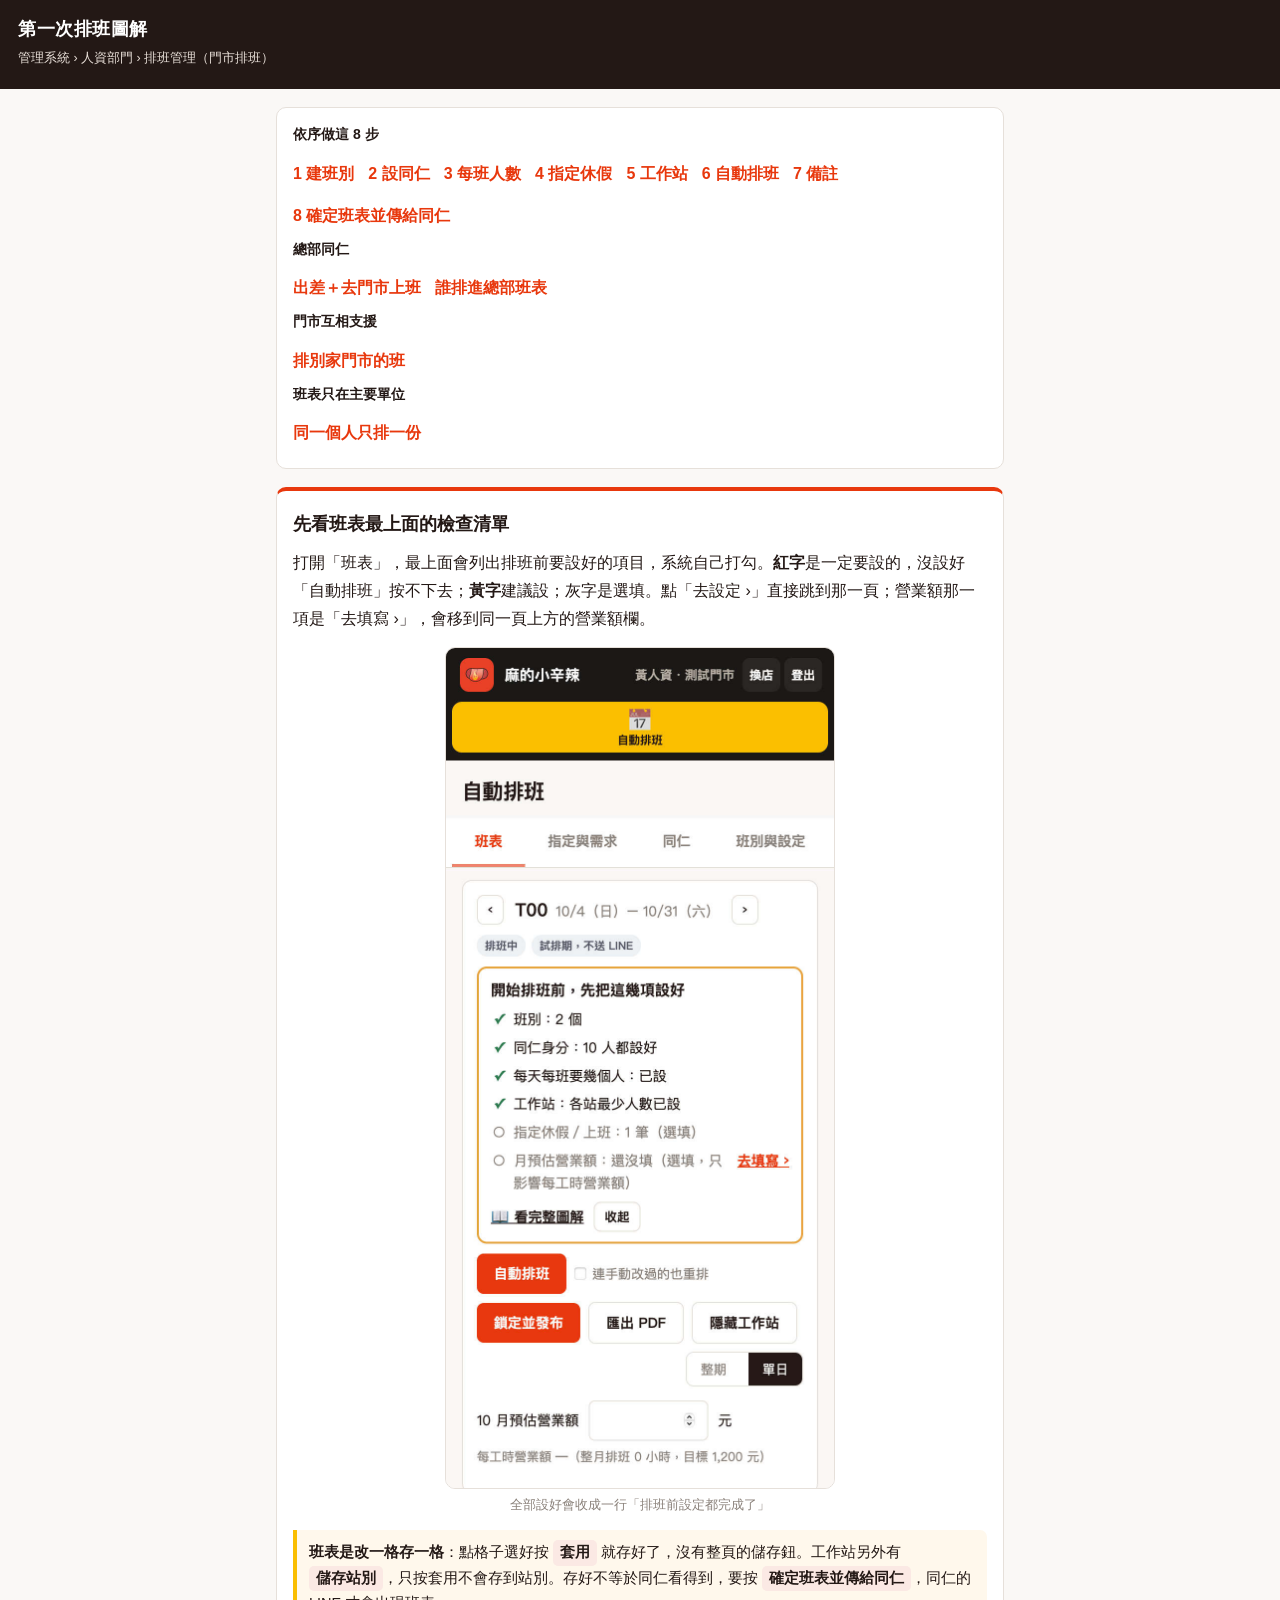
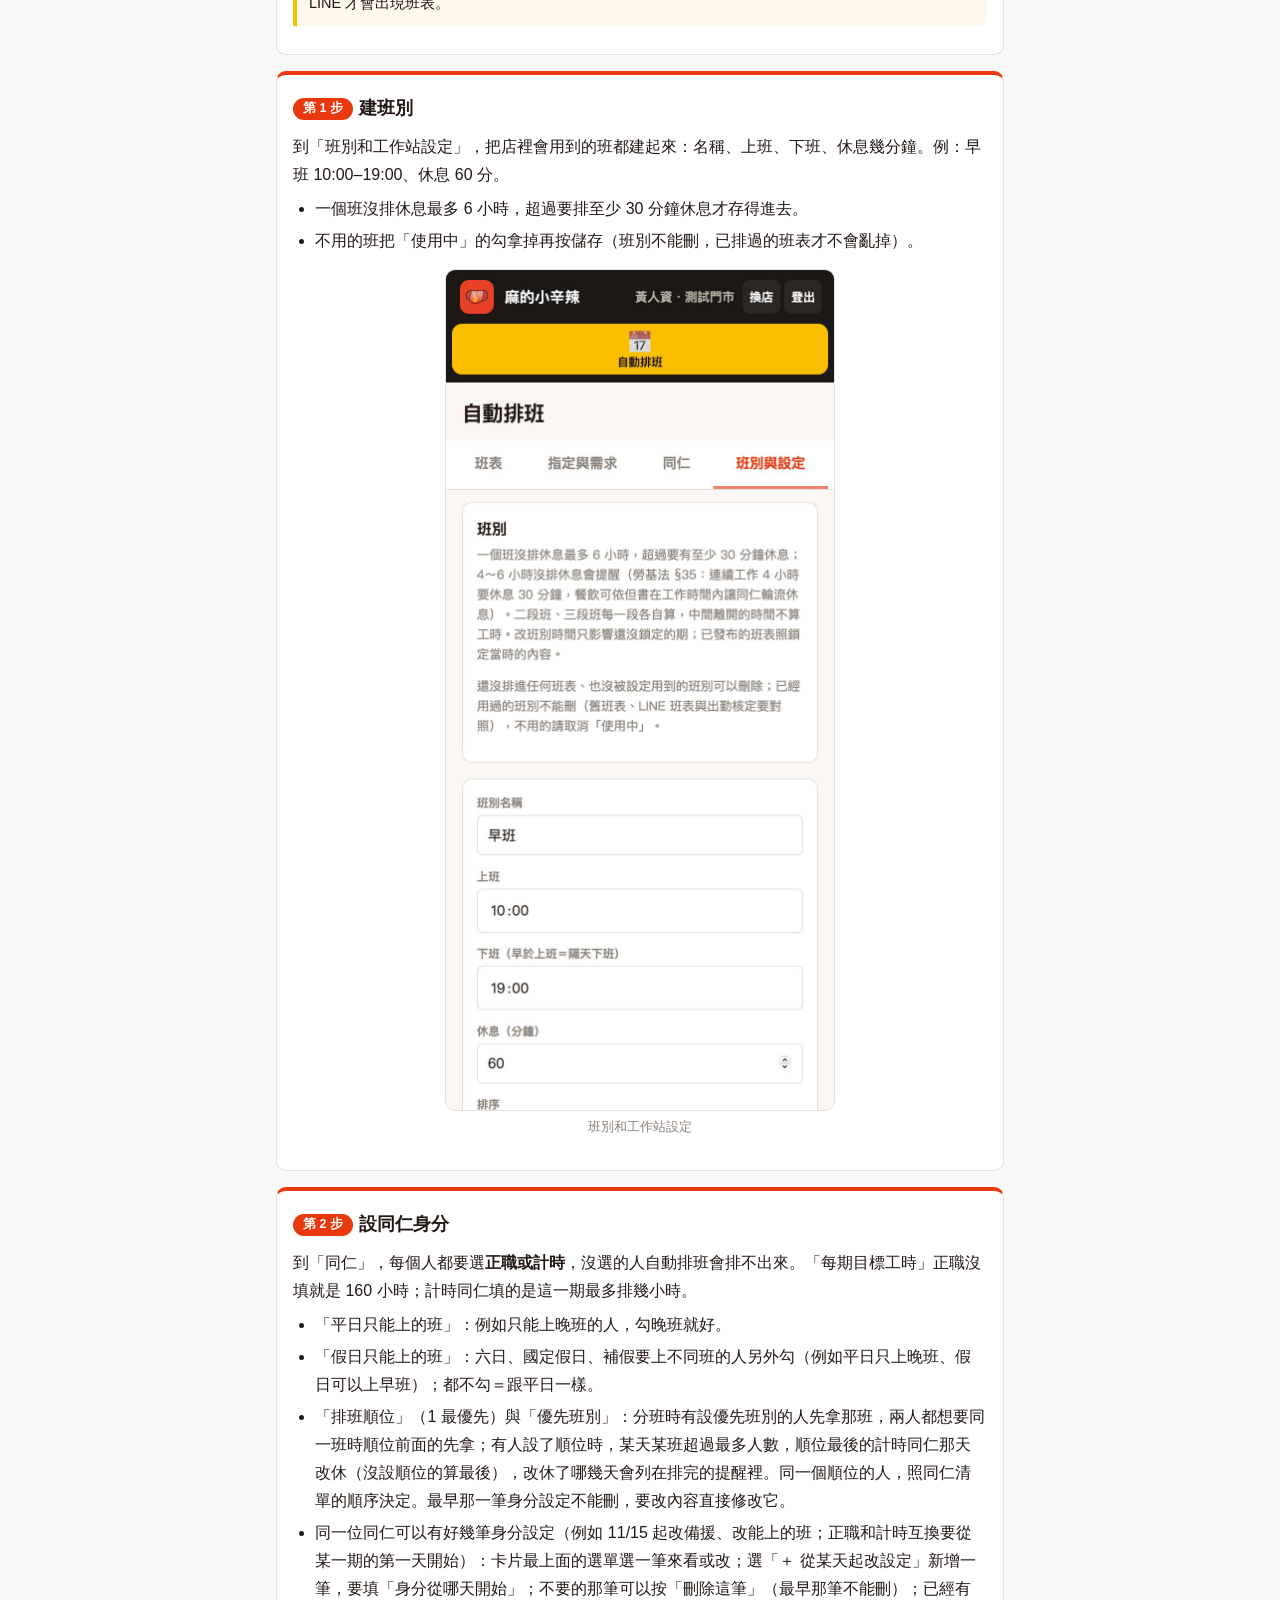
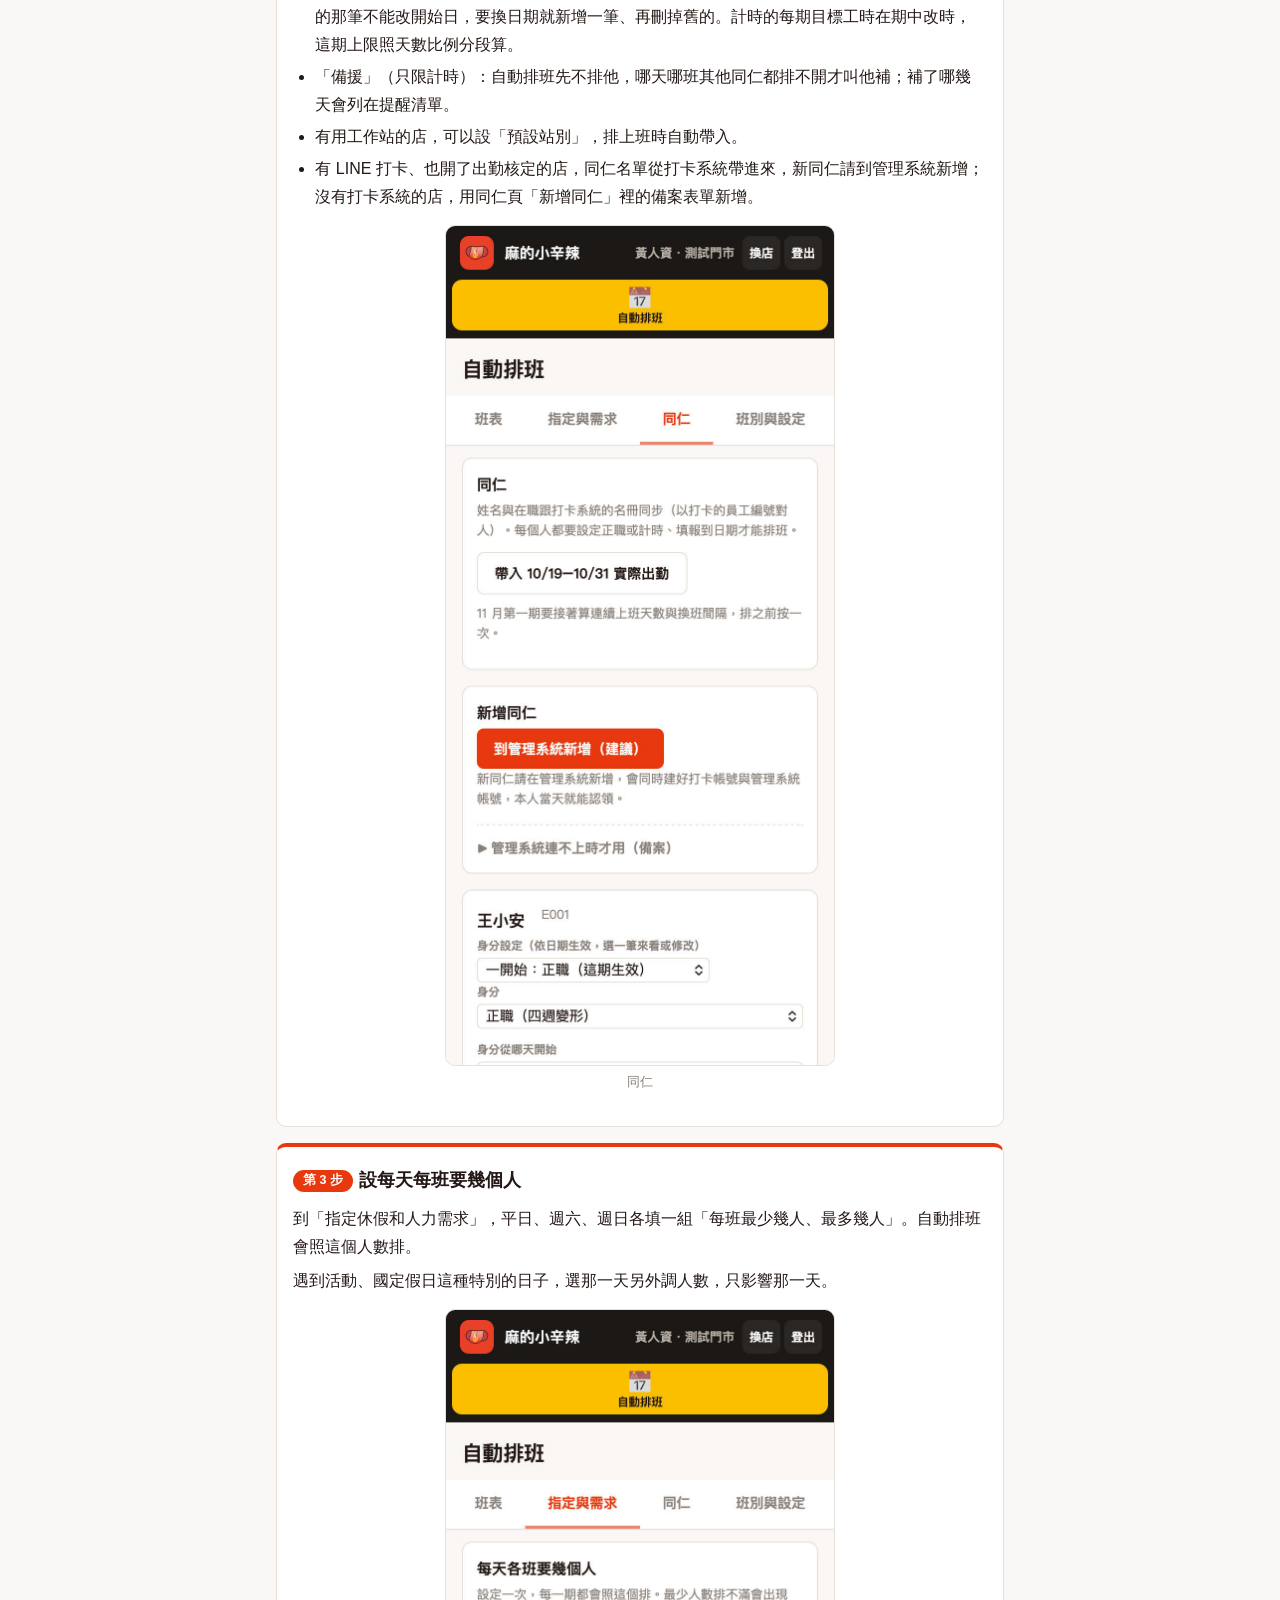
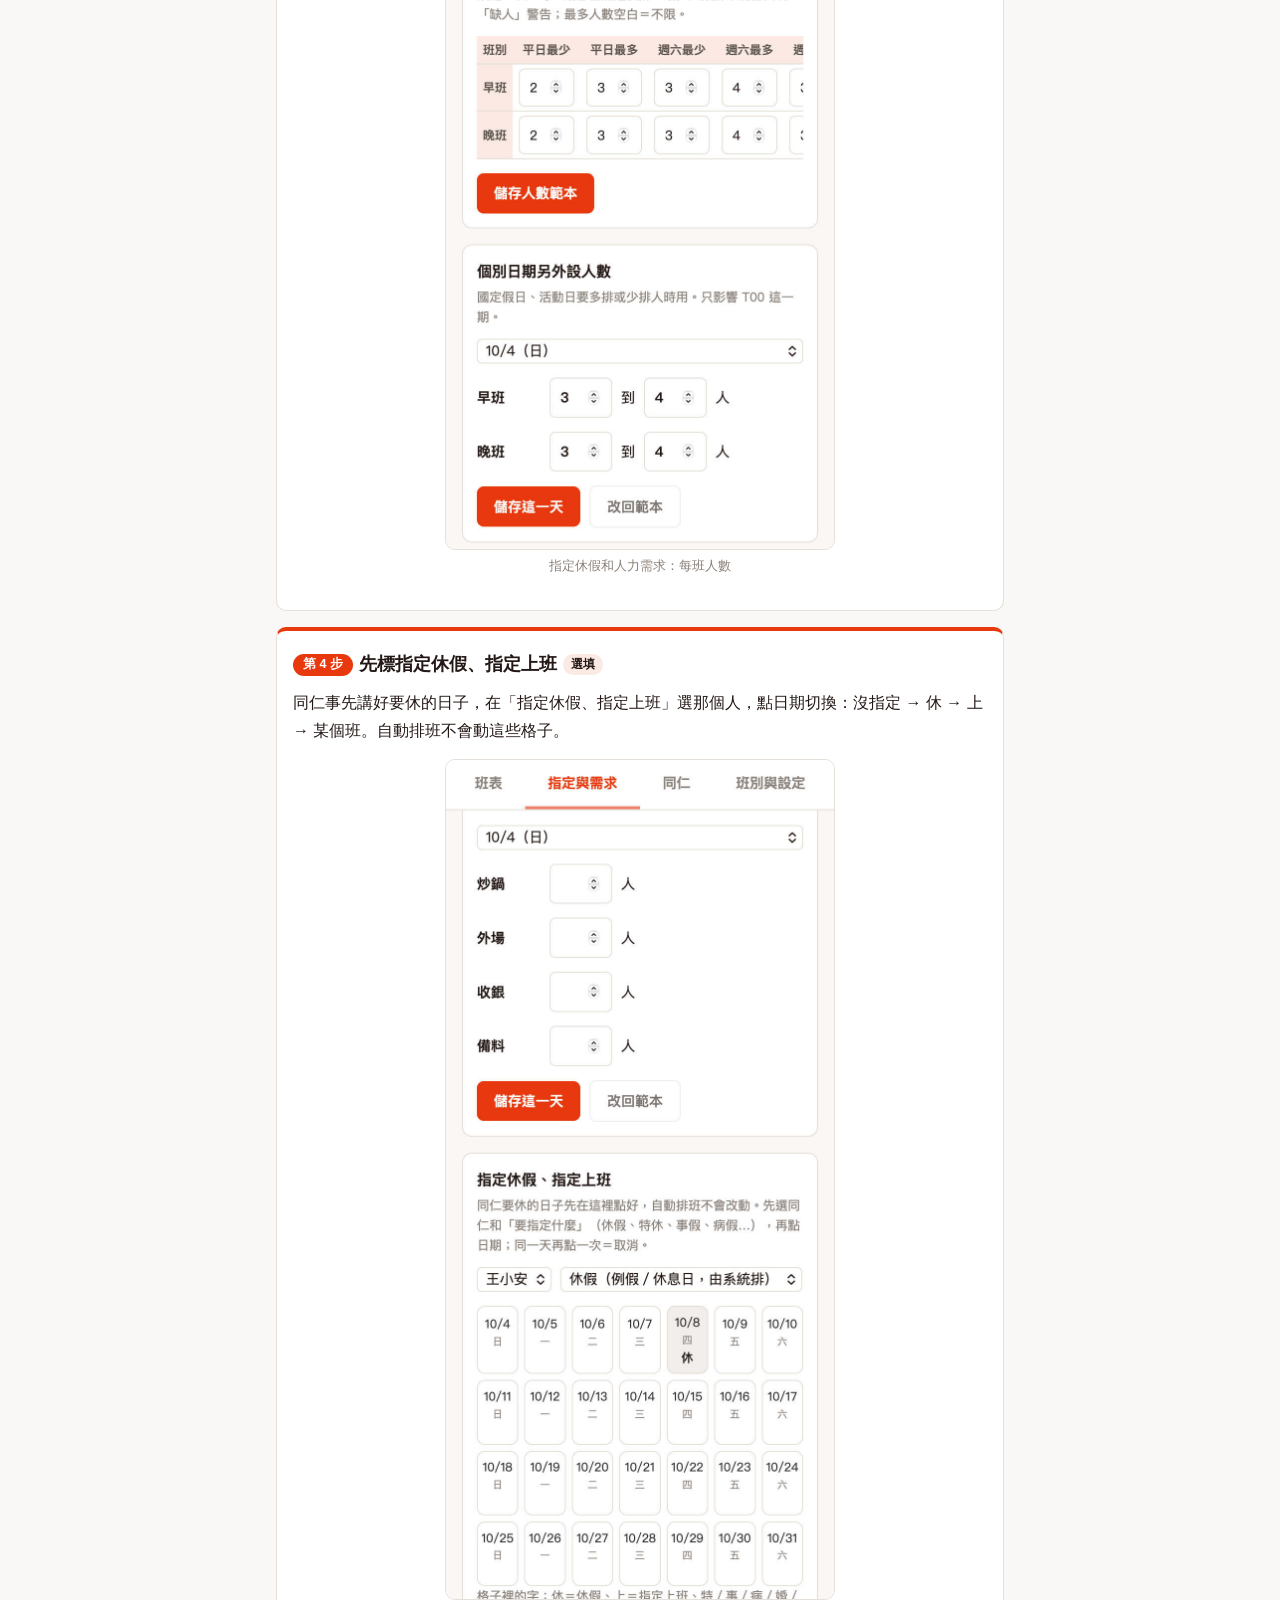
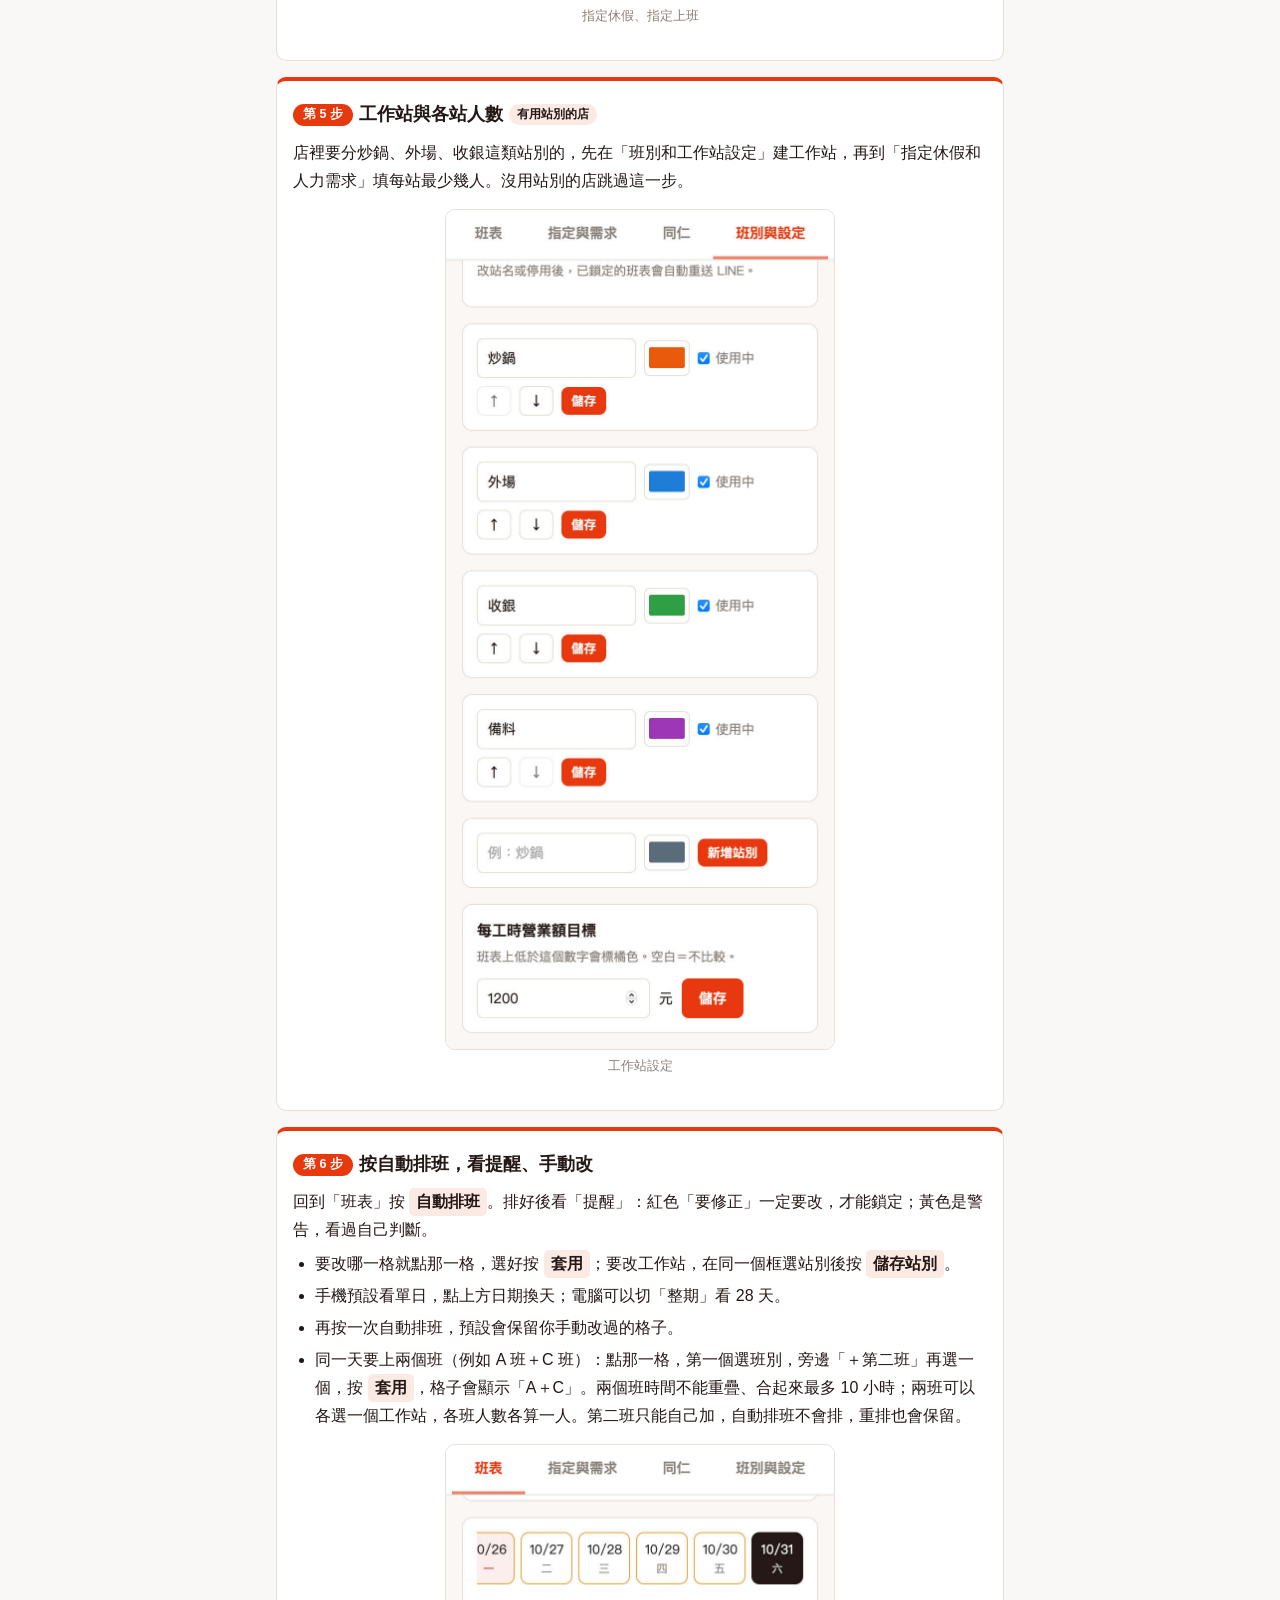
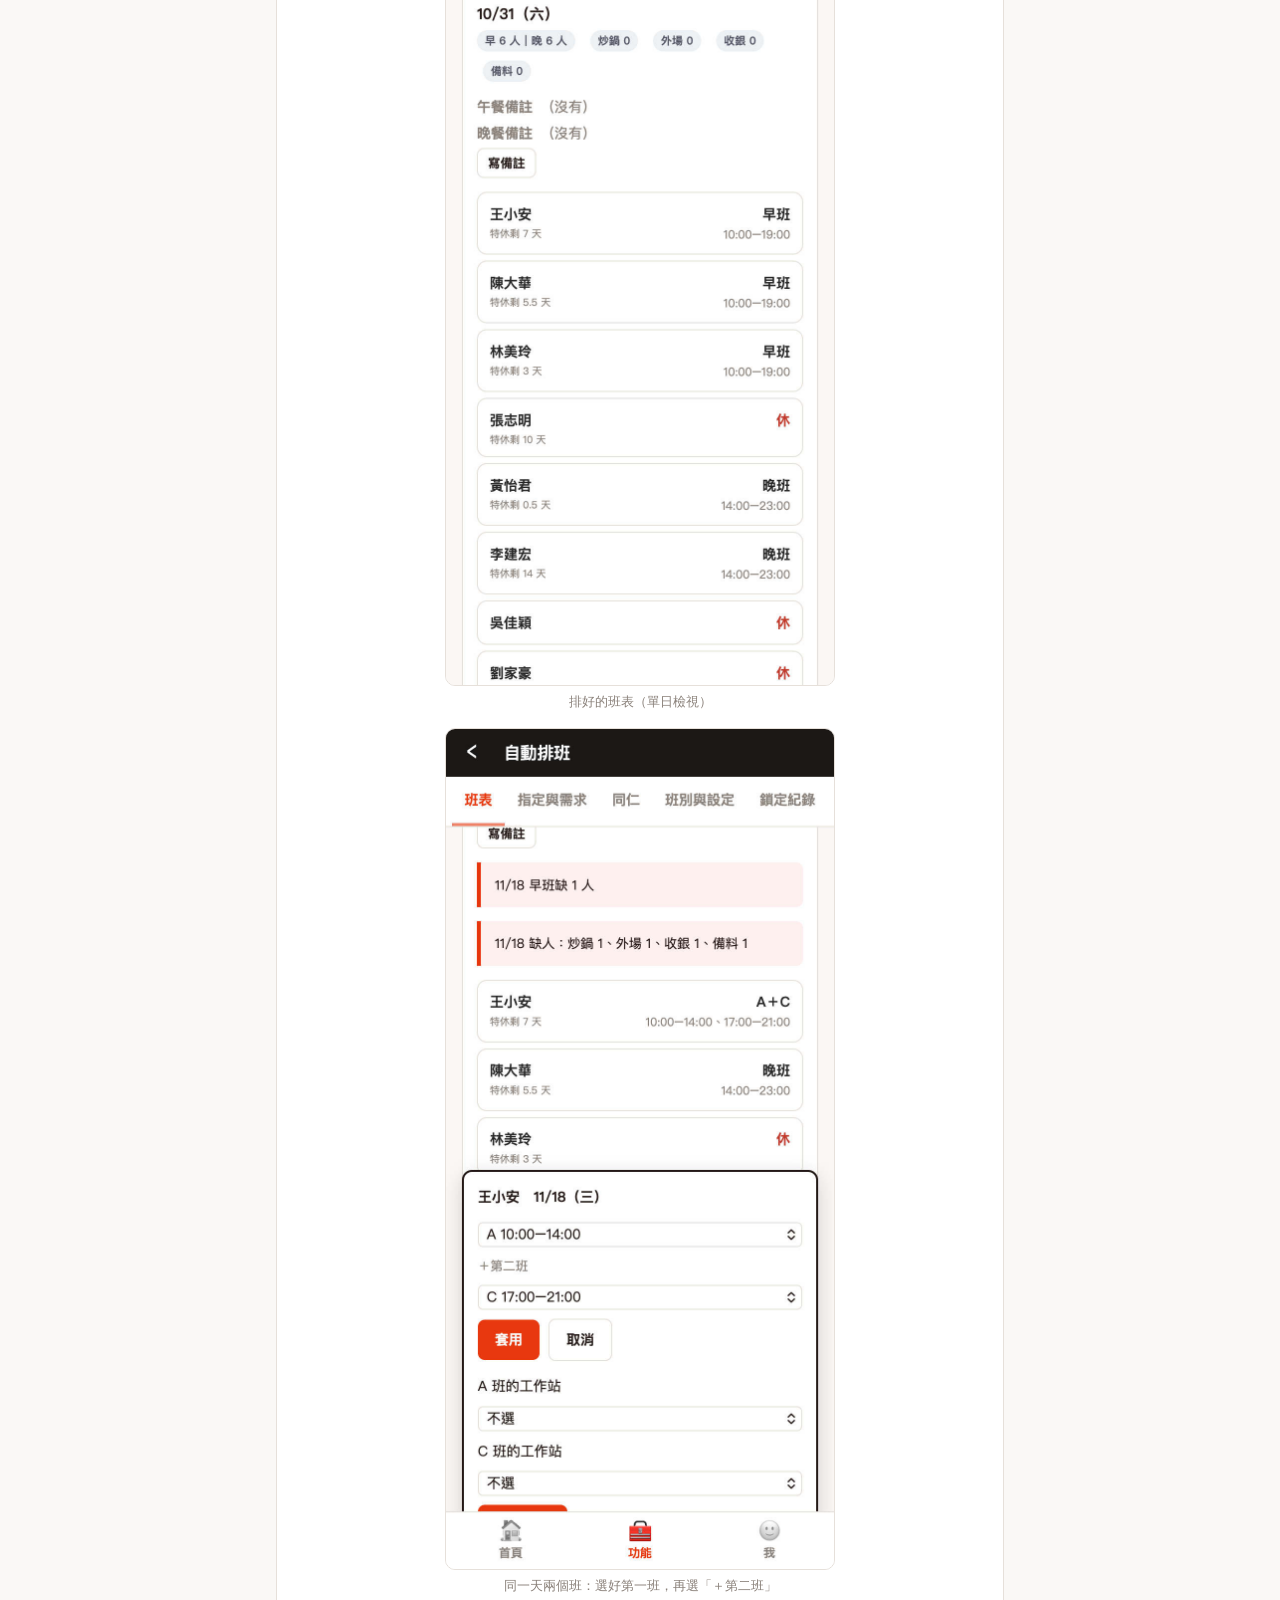
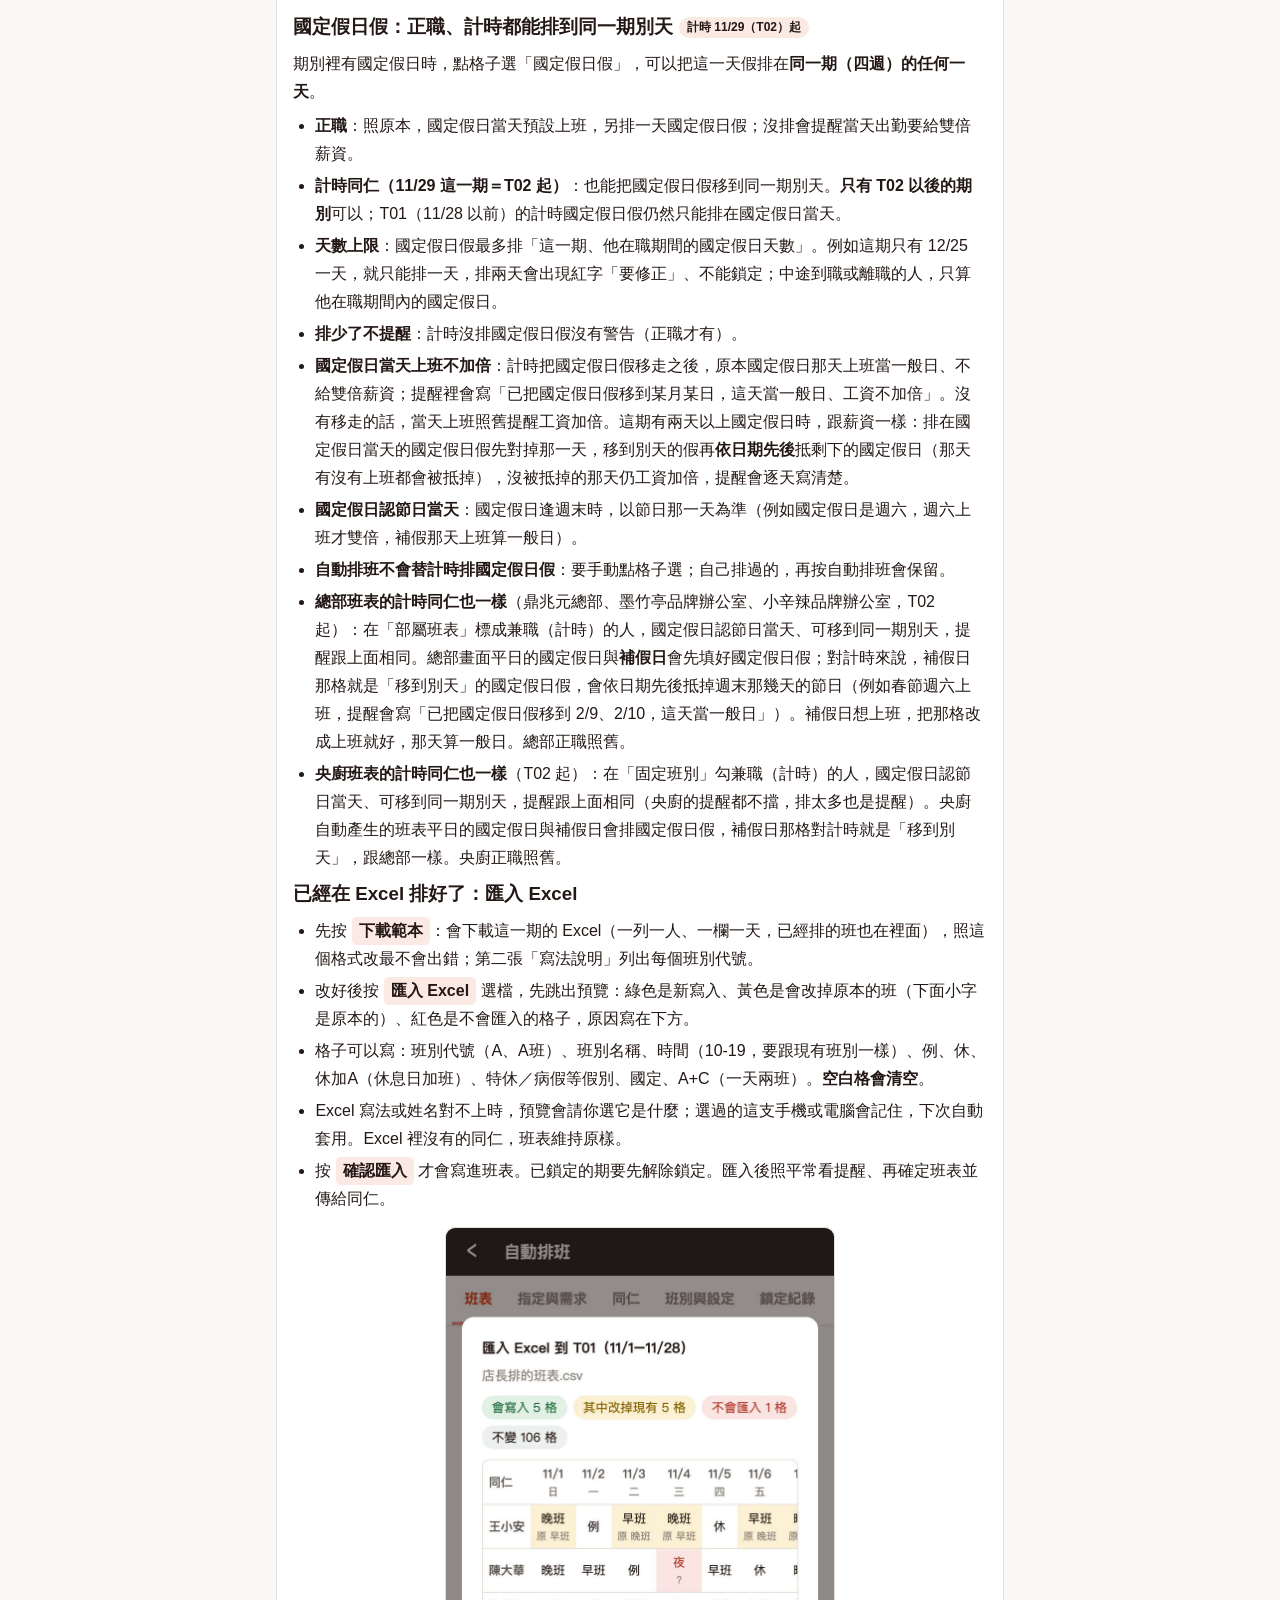
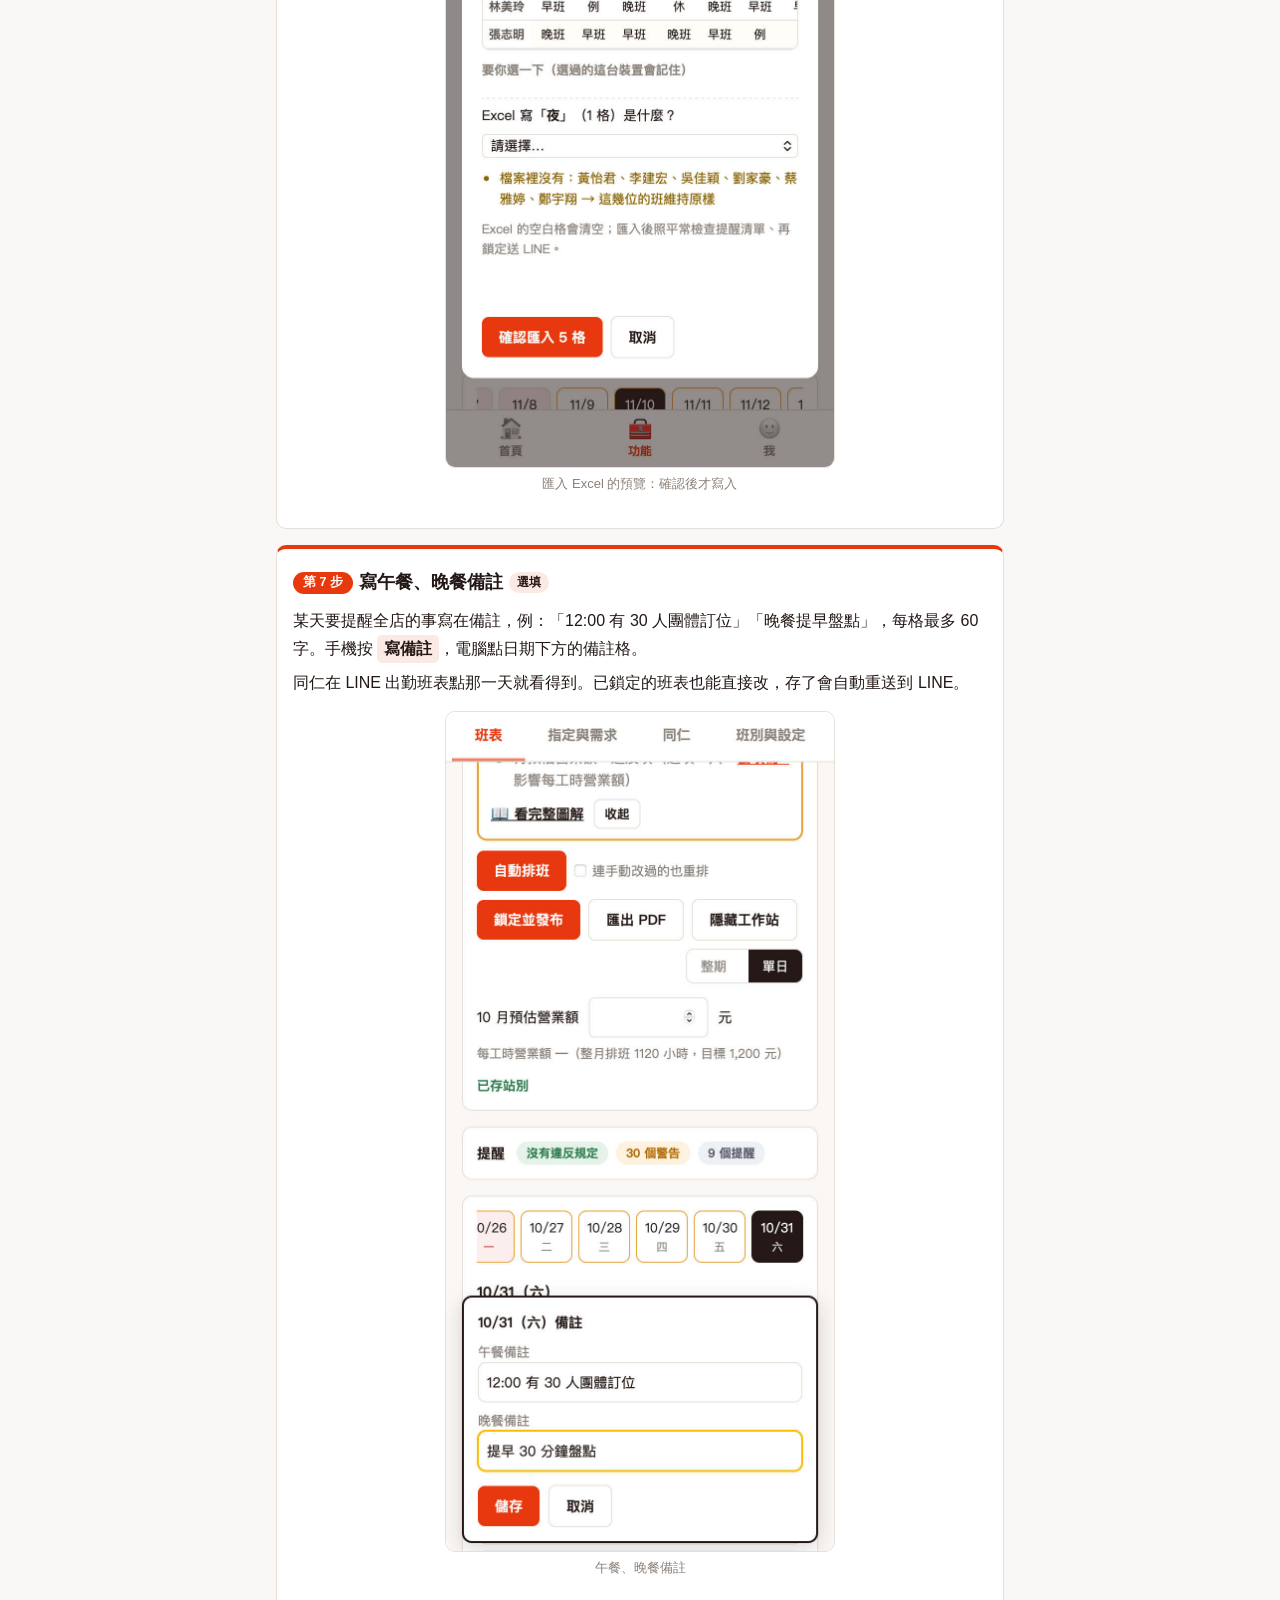
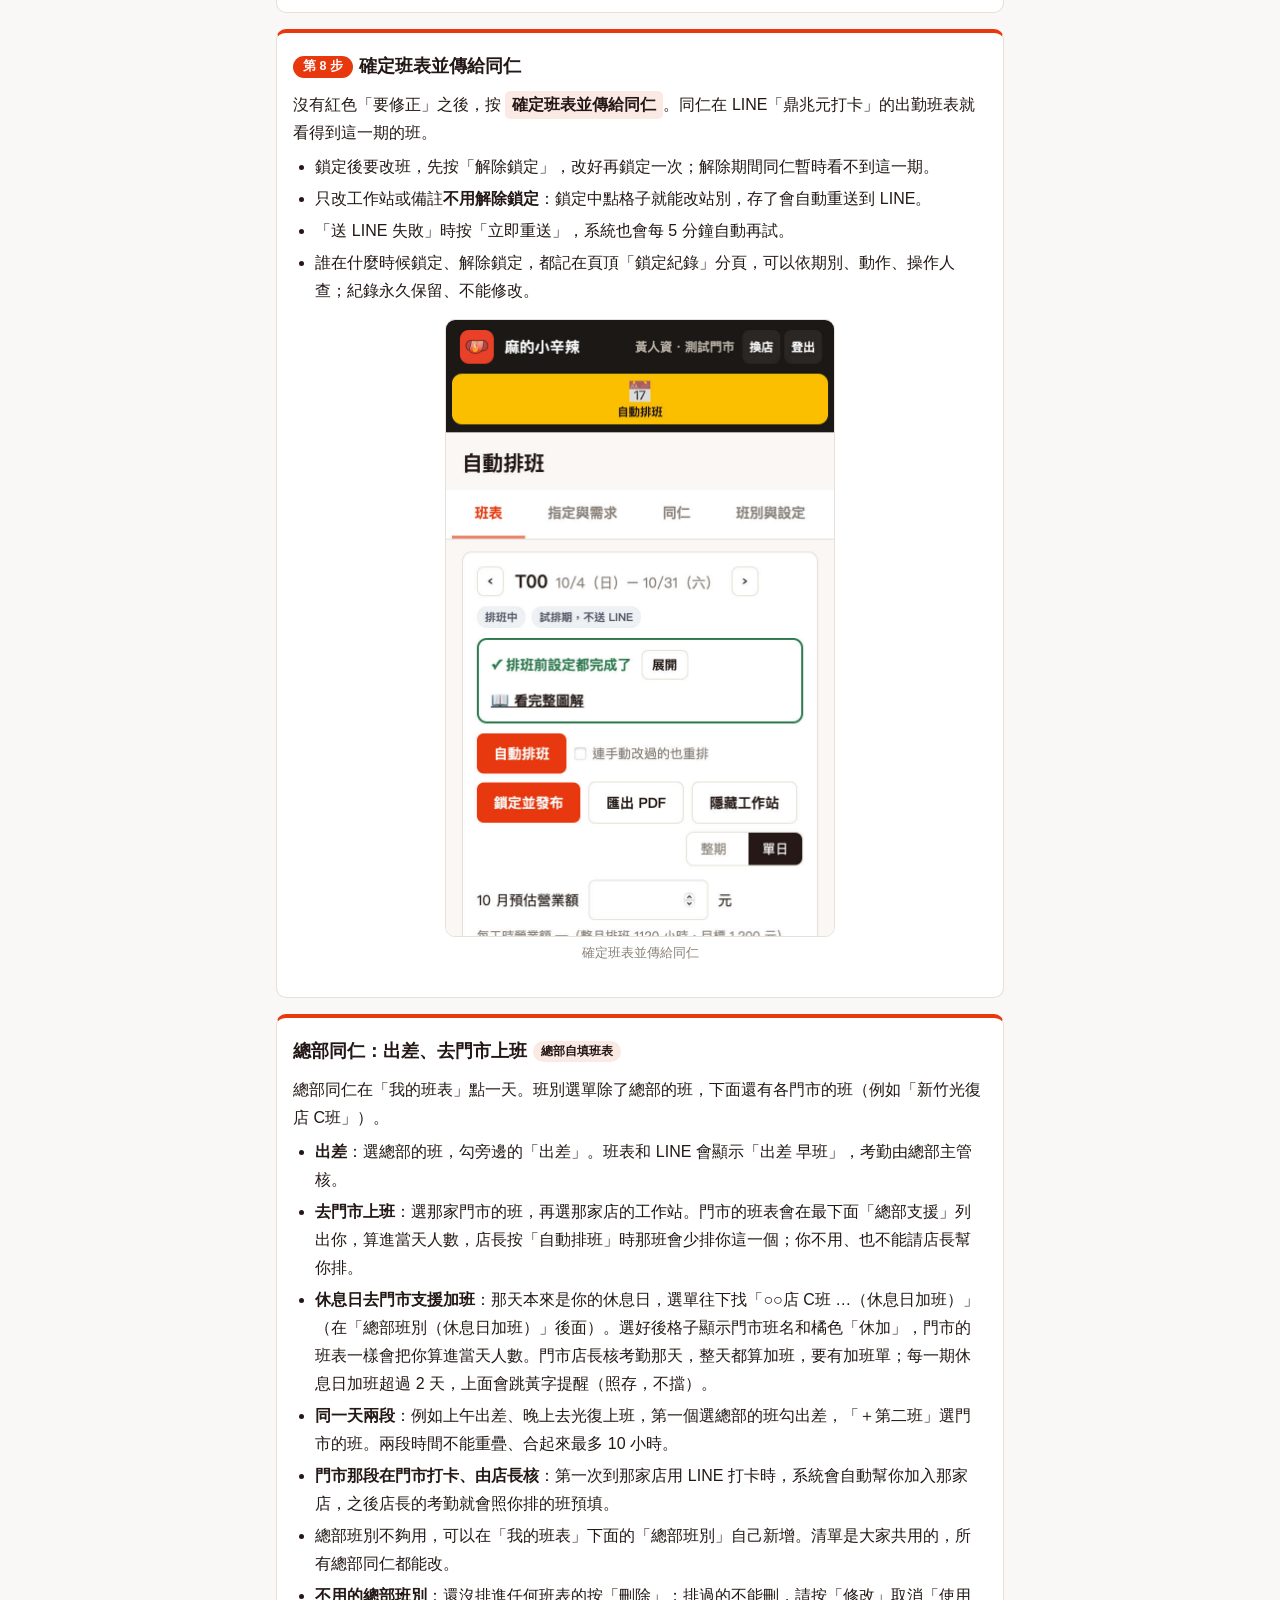
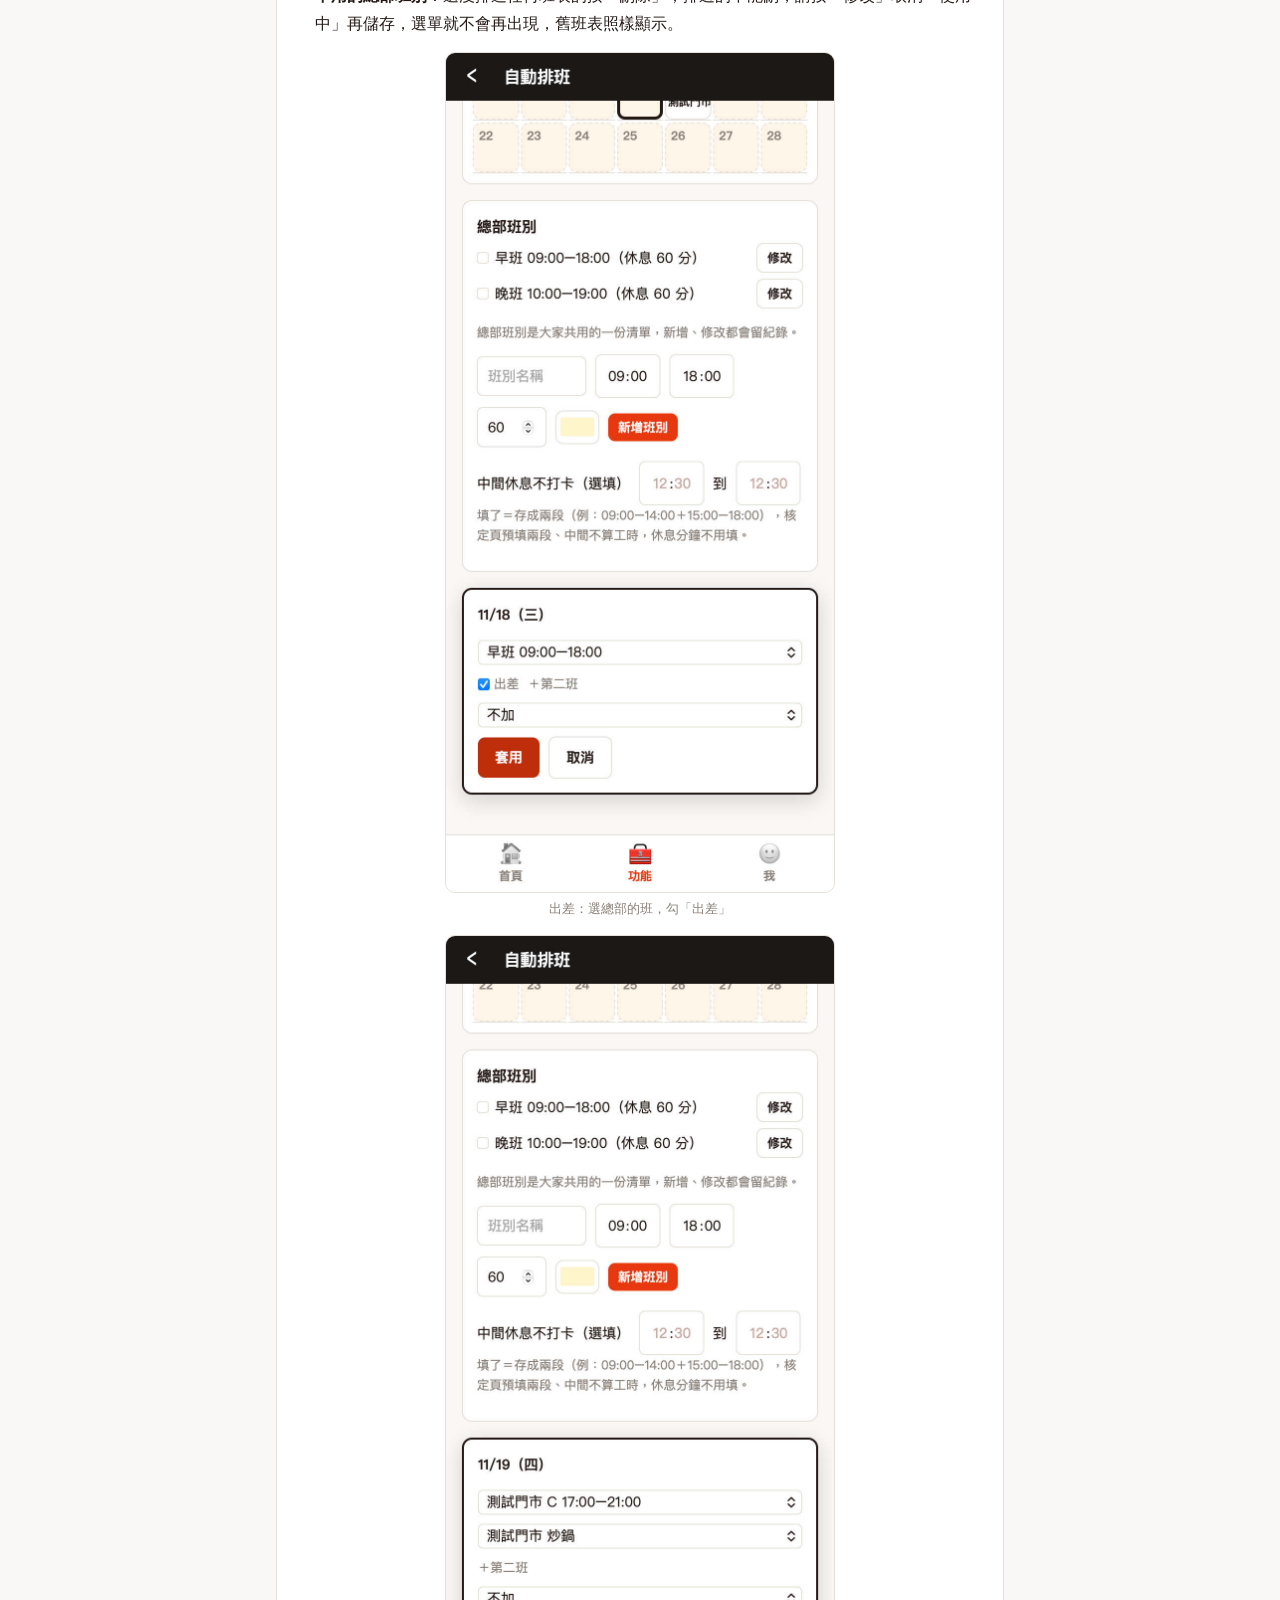
<file: schedule-guide.html>
<!DOCTYPE html>
<html lang="zh-Hant">
<head>
<meta charset="utf-8">
<meta name="viewport" content="width=device-width,initial-scale=1">
<title>鼎兆元｜排班管理・第一次排班圖解</title>
<meta name="description" content="第一次自己排班的店長看這頁：先設定什麼、再按自動排班、最後鎖定發布。">
<link rel="stylesheet" href="css/tokens.css">
<style>
/* 樣式沿用 guide.html（門市操作手冊），排班圖解多一個「第幾步」標籤 */
*{box-sizing:border-box;margin:0;padding:0}
html{-webkit-text-size-adjust:100%;scroll-behavior:smooth}
body{font-family:var(--font);background:var(--bg);color:var(--black);font-size:16px;line-height:1.75;overflow-x:hidden}
header{background:var(--black);color:#fff;padding:14px 18px}
header h1{font-size:18px;font-weight:900;letter-spacing:.5px}
header p{font-size:12.5px;color:#e8dfd8;margin-top:2px}
.wrap{max-width:760px;margin:0 auto;padding:18px 16px 64px}
nav.toc{background:var(--card);border:1px solid var(--line);border-radius:10px;padding:14px 16px;margin-bottom:18px}
nav.toc b{display:block;font-size:14px;margin-bottom:6px}
nav.toc a{display:inline-block;margin:2px 14px 2px 0;color:var(--red);font-weight:700;text-decoration:none;padding:5px 0;min-height:32px}
section{background:var(--card);border:1px solid var(--line);border-radius:10px;padding:18px 16px;margin-bottom:16px;border-top:4px solid var(--red)}
h2{font-size:18px;font-weight:900;margin-bottom:8px}
.step{display:inline-block;background:var(--red);color:#fff;border-radius:999px;font-size:12.5px;font-weight:900;padding:0 10px;margin-right:6px;vertical-align:2px}
.opt{display:inline-block;background:var(--head);border-radius:999px;font-size:12px;font-weight:700;padding:0 8px;margin-left:6px;vertical-align:2px}
p{margin:6px 0;overflow-wrap:anywhere}
ul{margin:6px 0 6px 1.4em}
li{margin:4px 0;overflow-wrap:anywhere}
.tip{background:#fff8ec;border-left:4px solid var(--gold);padding:10px 12px;border-radius:0 7px 7px 0;font-size:14.5px;margin:10px 0}
.btn{display:inline-block;background:var(--head);border-radius:5px;padding:0 7px;font-weight:700;white-space:nowrap}
.shot{margin:14px 0;text-align:center}
.shot img{display:block;width:100%;max-width:390px;height:auto;margin:0 auto;border:1px solid var(--line);border-radius:10px;background:#fff}
.shot figcaption{color:var(--muted);font-size:13px;margin-top:5px}
footer{text-align:center;color:var(--muted);font-size:12.5px;margin-top:20px}
</style>
</head>
<body>
<header><h1>第一次排班圖解</h1><p>管理系統 › 人資部門 › 排班管理（門市排班）</p></header>
<div class="wrap">
<nav class="toc" aria-label="目錄"><b>依序做這 8 步</b>
  <a href="#sg-1">1 建班別</a><a href="#sg-2">2 設同仁</a><a href="#sg-3">3 每班人數</a><a href="#sg-4">4 指定休假</a><a href="#sg-5">5 工作站</a><a href="#sg-6">6 自動排班</a><a href="#sg-7">7 備註</a><a href="#sg-8">8 確定班表並傳給同仁</a>
  <br><b>總部同仁</b> <a href="#sg-hq">出差＋去門市上班</a><a href="#sg-hq-staff">誰排進總部班表</a>
  <br><b>門市互相支援</b> <a href="#sg-store-support">排別家門市的班</a>
  <br><b>班表只在主要單位</b> <a href="#sg-primary">同一個人只排一份</a>
</nav>

<section id="intro">
  <h2>先看班表最上面的檢查清單</h2>
  <p>打開「班表」，最上面會列出排班前要設好的項目，系統自己打勾。<b>紅字</b>是一定要設的，沒設好「自動排班」按不下去；<b>黃字</b>建議設；灰字是選填。點「去設定 ›」直接跳到那一頁；營業額那一項是「去填寫 ›」，會移到同一頁上方的營業額欄。</p>
  <figure class="shot"><img src="img/guide/sg-00-checklist.jpg" width="780" height="1688" alt="班表最上面的排班前檢查清單，每一項前面有打勾"><figcaption>全部設好會收成一行「排班前設定都完成了」</figcaption></figure>
  <div class="tip"><b>班表是改一格存一格</b>：點格子選好按 <span class="btn">套用</span> 就存好了，沒有整頁的儲存鈕。工作站另外有 <span class="btn">儲存站別</span>，只按套用不會存到站別。存好不等於同仁看得到，要按 <span class="btn">確定班表並傳給同仁</span>，同仁的 LINE 才會出現班表。</div>
</section>

<section id="sg-1">
  <h2><span class="step">第 1 步</span>建班別</h2>
  <p>到「班別和工作站設定」，把店裡會用到的班都建起來：名稱、上班、下班、休息幾分鐘。例：早班 10:00–19:00、休息 60 分。</p>
  <ul><li>一個班沒排休息最多 6 小時，超過要排至少 30 分鐘休息才存得進去。</li><li>不用的班把「使用中」的勾拿掉再按儲存（班別不能刪，已排過的班表才不會亂掉）。</li></ul>
  <figure class="shot"><img src="img/guide/sg-01-shifts.jpg" width="780" height="1688" alt="班別和工作站設定頁的班別欄位：名稱、上班、下班、休息"><figcaption>班別和工作站設定</figcaption></figure>
</section>

<section id="sg-2">
  <h2><span class="step">第 2 步</span>設同仁身分</h2>
  <p>到「同仁」，每個人都要選<b>正職或計時</b>，沒選的人自動排班會排不出來。「每期目標工時」正職沒填就是 160 小時；計時同仁填的是這一期最多排幾小時。</p>
  <ul><li>「平日只能上的班」：例如只能上晚班的人，勾晚班就好。</li><li>「假日只能上的班」：六日、國定假日、補假要上不同班的人另外勾（例如平日只上晚班、假日可以上早班）；都不勾＝跟平日一樣。</li><li>「排班順位」（1 最優先）與「優先班別」：分班時有設優先班別的人先拿那班，兩人都想要同一班時順位前面的先拿；有人設了順位時，某天某班超過最多人數，順位最後的計時同仁那天改休（沒設順位的算最後），改休了哪幾天會列在排完的提醒裡。同一個順位的人，照同仁清單的順序決定。最早那一筆身分設定不能刪，要改內容直接修改它。</li><li>同一位同仁可以有好幾筆身分設定（例如 11/15 起改備援、改能上的班；正職和計時互換要從某一期的第一天開始）：卡片最上面的選單選一筆來看或改；選「＋ 從某天起改設定」新增一筆，要填「身分從哪天開始」；不要的那筆可以按「刪除這筆」（最早那筆不能刪）；已經有的那筆不能改開始日，要換日期就新增一筆、再刪掉舊的。計時的每期目標工時在期中改時，這期上限照天數比例分段算。</li><li>「備援」（只限計時）：自動排班先不排他，哪天哪班其他同仁都排不開才叫他補；補了哪幾天會列在提醒清單。</li><li>有用工作站的店，可以設「預設站別」，排上班時自動帶入。</li><li>有 LINE 打卡、也開了出勤核定的店，同仁名單從打卡系統帶進來，新同仁請到管理系統新增；沒有打卡系統的店，用同仁頁「新增同仁」裡的備案表單新增。</li></ul>
  <figure class="shot"><img src="img/guide/sg-02-staff.jpg" width="780" height="1688" alt="同仁頁：每個人的身分（正職或計時）設定"><figcaption>同仁</figcaption></figure>
</section>

<section id="sg-3">
  <h2><span class="step">第 3 步</span>設每天每班要幾個人</h2>
  <p>到「指定休假和人力需求」，平日、週六、週日各填一組「每班最少幾人、最多幾人」。自動排班會照這個人數排。</p>
  <p>遇到活動、國定假日這種特別的日子，選那一天另外調人數，只影響那一天。</p>
  <figure class="shot"><img src="img/guide/sg-03-needs.jpg" width="780" height="1688" alt="指定休假和人力需求頁：平日、週六、週日每班人數"><figcaption>指定休假和人力需求：每班人數</figcaption></figure>
</section>

<section id="sg-4">
  <h2><span class="step">第 4 步</span>先標指定休假、指定上班<span class="opt">選填</span></h2>
  <p>同仁事先講好要休的日子，在「指定休假、指定上班」選那個人，點日期切換：沒指定 → 休 → 上 → 某個班。自動排班不會動這些格子。</p>
  <figure class="shot"><img src="img/guide/sg-04-pins.jpg" width="780" height="1688" alt="指定休假與指定上班的日曆，點日期切換"><figcaption>指定休假、指定上班</figcaption></figure>
</section>

<section id="sg-5">
  <h2><span class="step">第 5 步</span>工作站與各站人數<span class="opt">有用站別的店</span></h2>
  <p>店裡要分炒鍋、外場、收銀這類站別的，先在「班別和工作站設定」建工作站，再到「指定休假和人力需求」填每站最少幾人。沒用站別的店跳過這一步。</p>
  <figure class="shot"><img src="img/guide/sg-05-stations.jpg" width="780" height="1688" alt="班別和工作站設定頁下方的工作站清單"><figcaption>工作站設定</figcaption></figure>
</section>

<section id="sg-6">
  <h2><span class="step">第 6 步</span>按自動排班，看提醒、手動改</h2>
  <p>回到「班表」按 <span class="btn">自動排班</span>。排好後看「提醒」：紅色「要修正」一定要改，才能鎖定；黃色是警告，看過自己判斷。</p>
  <ul><li>要改哪一格就點那一格，選好按 <span class="btn">套用</span>；要改工作站，在同一個框選站別後按 <span class="btn">儲存站別</span>。</li><li>手機預設看單日，點上方日期換天；電腦可以切「整期」看 28 天。</li><li>再按一次自動排班，預設會保留你手動改過的格子。</li><li>同一天要上兩個班（例如 A 班＋C 班）：點那一格，第一個選班別，旁邊「＋第二班」再選一個，按 <span class="btn">套用</span>，格子會顯示「A＋C」。兩個班時間不能重疊、合起來最多 10 小時；兩班可以各選一個工作站，各班人數各算一人。第二班只能自己加，自動排班不會排，重排也會保留。</li></ul>
  <figure class="shot"><img src="img/guide/sg-06-auto.jpg" width="780" height="1688" alt="自動排班後的單日班表與提醒"><figcaption>排好的班表（單日檢視）</figcaption></figure>
  <figure class="shot"><img src="img/guide/sg-06b-two.jpg" width="780" height="1688" alt="點一格選第一個班，再選「＋第二班」，格子顯示 A＋C"><figcaption>同一天兩個班：選好第一班，再選「＋第二班」</figcaption></figure>
  <h3 id="sg-guo">國定假日假：正職、計時都能排到同一期別天<span class="opt">計時 11/29（T02）起</span></h3>
  <p>期別裡有國定假日時，點格子選「國定假日假」，可以把這一天假排在<b>同一期（四週）的任何一天</b>。</p>
  <ul>
    <li><b>正職</b>：照原本，國定假日當天預設上班，另排一天國定假日假；沒排會提醒當天出勤要給雙倍薪資。</li>
    <li><b>計時同仁（11/29 這一期＝T02 起）</b>：也能把國定假日假移到同一期別天。<b>只有 T02 以後的期別</b>可以；T01（11/28 以前）的計時國定假日假仍然只能排在國定假日當天。</li>
    <li><b>天數上限</b>：國定假日假最多排「這一期、他在職期間的國定假日天數」。例如這期只有 12/25 一天，就只能排一天，排兩天會出現紅字「要修正」、不能鎖定；中途到職或離職的人，只算他在職期間內的國定假日。</li>
    <li><b>排少了不提醒</b>：計時沒排國定假日假沒有警告（正職才有）。</li>
    <li><b>國定假日當天上班不加倍</b>：計時把國定假日假移走之後，原本國定假日那天上班當一般日、不給雙倍薪資；提醒裡會寫「已把國定假日假移到某月某日，這天當一般日、工資不加倍」。沒有移走的話，當天上班照舊提醒工資加倍。這期有兩天以上國定假日時，跟薪資一樣：排在國定假日當天的國定假日假先對掉那一天，移到別天的假再<b>依日期先後</b>抵剩下的國定假日（那天有沒有上班都會被抵掉），沒被抵掉的那天仍工資加倍，提醒會逐天寫清楚。</li>
    <li><b>國定假日認節日當天</b>：國定假日逢週末時，以節日那一天為準（例如國定假日是週六，週六上班才雙倍，補假那天上班算一般日）。</li>
    <li><b>自動排班不會替計時排國定假日假</b>：要手動點格子選；自己排過的，再按自動排班會保留。</li>
    <li><b>總部班表的計時同仁也一樣</b>（鼎兆元總部、墨竹亭品牌辦公室、小辛辣品牌辦公室，T02 起）：在「部屬班表」標成兼職（計時）的人，國定假日認節日當天、可移到同一期別天，提醒跟上面相同。總部畫面平日的國定假日與<b>補假日</b>會先填好國定假日假；對計時來說，補假日那格就是「移到別天」的國定假日假，會依日期先後抵掉週末那幾天的節日（例如春節週六上班，提醒會寫「已把國定假日假移到 2/9、2/10，這天當一般日」）。補假日想上班，把那格改成上班就好，那天算一般日。總部正職照舊。</li>
    <li><b>央廚班表的計時同仁也一樣</b>（T02 起）：在「固定班別」勾兼職（計時）的人，國定假日認節日當天、可移到同一期別天，提醒跟上面相同（央廚的提醒都不擋，排太多也是提醒）。央廚自動產生的班表平日的國定假日與補假日會排國定假日假，補假日那格對計時就是「移到別天」，跟總部一樣。央廚正職照舊。</li>
  </ul>
  <h3 id="sg-import">已經在 Excel 排好了：匯入 Excel</h3>
  <ul><li>先按 <span class="btn">下載範本</span>：會下載這一期的 Excel（一列一人、一欄一天，已經排的班也在裡面），照這個格式改最不會出錯；第二張「寫法說明」列出每個班別代號。</li>
  <li>改好後按 <span class="btn">匯入 Excel</span> 選檔，先跳出預覽：綠色是新寫入、黃色是會改掉原本的班（下面小字是原本的）、紅色是不會匯入的格子，原因寫在下方。</li>
  <li>格子可以寫：班別代號（A、A班）、班別名稱、時間（10-19，要跟現有班別一樣）、例、休、休加A（休息日加班）、特休／病假等假別、國定、A+C（一天兩班）。<b>空白格會清空</b>。</li>
  <li>Excel 寫法或姓名對不上時，預覽會請你選它是什麼；選過的這支手機或電腦會記住，下次自動套用。Excel 裡沒有的同仁，班表維持原樣。</li>
  <li>按 <span class="btn">確認匯入</span> 才會寫進班表。已鎖定的期要先解除鎖定。匯入後照平常看提醒、再確定班表並傳給同仁。</li></ul>
  <figure class="shot"><img src="img/guide/sg-06c-import.jpg" width="780" height="1688" alt="匯入 Excel 的預覽視窗：上方是會寫入幾格，表格標出改掉的格子，下方請你選對不上的寫法"><figcaption>匯入 Excel 的預覽：確認後才寫入</figcaption></figure>
</section>

<section id="sg-7">
  <h2><span class="step">第 7 步</span>寫午餐、晚餐備註<span class="opt">選填</span></h2>
  <p>某天要提醒全店的事寫在備註，例：「12:00 有 30 人團體訂位」「晚餐提早盤點」，每格最多 60 字。手機按 <span class="btn">寫備註</span>，電腦點日期下方的備註格。</p>
  <p>同仁在 LINE 出勤班表點那一天就看得到。已鎖定的班表也能直接改，存了會自動重送到 LINE。</p>
  <figure class="shot"><img src="img/guide/sg-07-notes.jpg" width="780" height="1688" alt="午餐備註、晚餐備註的編輯框"><figcaption>午餐、晚餐備註</figcaption></figure>
</section>

<section id="sg-8">
  <h2><span class="step">第 8 步</span>確定班表並傳給同仁</h2>
  <p>沒有紅色「要修正」之後，按 <span class="btn">確定班表並傳給同仁</span>。同仁在 LINE「鼎兆元打卡」的出勤班表就看得到這一期的班。</p>
  <ul><li>鎖定後要改班，先按「解除鎖定」，改好再鎖定一次；解除期間同仁暫時看不到這一期。</li><li>只改工作站或備註<b>不用解除鎖定</b>：鎖定中點格子就能改站別，存了會自動重送到 LINE。</li><li>「送 LINE 失敗」時按「立即重送」，系統也會每 5 分鐘自動再試。</li><li>誰在什麼時候鎖定、解除鎖定，都記在頁頂「鎖定紀錄」分頁，可以依期別、動作、操作人查；紀錄永久保留、不能修改。</li></ul>
  <figure class="shot"><img src="img/guide/sg-08-lock.jpg" width="780" height="1240" alt="班表上方的確定班表並傳給同仁按鈕"><figcaption>確定班表並傳給同仁</figcaption></figure>
</section>

<section id="sg-hq">
  <h2>總部同仁：出差、去門市上班<span class="opt">總部自填班表</span></h2>
  <p>總部同仁在「我的班表」點一天。班別選單除了總部的班，下面還有各門市的班（例如「新竹光復店 C班」）。</p>
  <ul>
    <li><b>出差</b>：選總部的班，勾旁邊的「出差」。班表和 LINE 會顯示「出差 早班」，考勤由總部主管核。</li>
    <li><b>去門市上班</b>：選那家門市的班，再選那家店的工作站。門市的班表會在最下面「總部支援」列出你，算進當天人數，店長按「自動排班」時那班會少排你這一個；你不用、也不能請店長幫你排。</li>
    <li><b>休息日去門市支援加班</b>：那天本來是你的休息日，選單往下找「○○店 C班 …（休息日加班）」（在「總部班別（休息日加班）」後面）。選好後格子顯示門市班名和橘色「休加」，門市的班表一樣會把你算進當天人數。門市店長核考勤那天，整天都算加班，要有加班單；每一期休息日加班超過 2 天，上面會跳黃字提醒（照存，不擋）。</li>
    <li><b>同一天兩段</b>：例如上午出差、晚上去光復上班，第一個選總部的班勾出差，「＋第二班」選門市的班。兩段時間不能重疊、合起來最多 10 小時。</li>
    <li><b>門市那段在門市打卡、由店長核</b>：第一次到那家店用 LINE 打卡時，系統會自動幫你加入那家店，之後店長的考勤就會照你排的班預填。</li>
    <li>總部班別不夠用，可以在「我的班表」下面的「總部班別」自己新增。清單是大家共用的，所有總部同仁都能改。</li>
    <li><b>不用的總部班別</b>：還沒排進任何班表的按「刪除」；排過的不能刪，請按「修改」取消「使用中」再儲存，選單就不會再出現，舊班表照樣顯示。</li>
  </ul>
  <figure class="shot"><img src="img/guide/sg-09-hq-trip.jpg" width="780" height="1688" alt="選早班並勾出差"><figcaption>出差：選總部的班，勾「出差」</figcaption></figure>
  <figure class="shot"><img src="img/guide/sg-10-hq-store.jpg" width="780" height="1688" alt="選門市的班與那家店的工作站"><figcaption>去門市上班：選門市的班，再選那家店的工作站</figcaption></figure>
  <figure class="shot"><img src="img/guide/sg-12-support.jpg" width="780" height="1688" alt="門市班表最下面的總部支援"><figcaption>門市班表看到的「總部支援」（店長不能改）</figcaption></figure>
  <h3 id="sg-hq-staff">總部班表：誰要排進來<span class="opt">排班負責人</span></h3>
  <p>總部同仁名單是從打卡名冊自動帶進來的。有些人不需要排總部班，可以在「同仁」分頁把他關掉。</p>
  <ul>
    <li><b>誰看得到</b>：排班負責人（主管、人資主管、管理員）。排班管理上方多一個「同仁」分頁，其他人看不到。</li>
    <li><b>怎麼用</b>：「同仁」分頁列出總部所有在職同仁，每人右邊一個勾。<b>打勾＝排進總部班表</b>，<b>取消勾＝從總部班表拿掉</b>，按了馬上生效。</li>
    <li><b>關掉之後</b>：「部屬班表」不再列他，首頁和 LINE 的「班表空白」提醒也不再提醒他。他自己打開「我的班表」，只會看到「你目前不在總部班表中，請洽排班負責人」，不能填班。</li>
    <li><b>已經排的班不會被刪</b>：這只是「顯示」的開關。他的打卡帳號、在職狀態都不動；他之前排好的班還留著，考勤核定照舊拿來比對，LINE 班表也照舊。再把勾打開，班表原樣回來。</li>
    <li><b>名冊更新不會把他打開</b>：之後打卡名冊再同步，關掉的人還是關著；新進同仁預設是打開的。</li>
    <li><b>離職的同仁</b>不用關：離職日過了就不列在「同仁」分頁，也不會出現在班表上。</li>
  </ul>
</section>

<section id="sg-store-support">
  <h2>門市互相支援<span class="opt">同品牌門市</span></h2>
  <p>同仁去同品牌的別家門市支援時，由<b>同仁原本門市的店長</b>排。支援的門市不用按同意，請兩店事前先講好。</p>
  <ul>
    <li><b>怎麼排</b>：在班表點那一格，班別選單往下找「支援 ○○店」，選對方門市的班和工作站，按「套用」。一天兩段也可以，用「＋第二班」。</li>
    <li><b>班別要對方有</b>：選的是對方門市現有的班別，時間跟著對方的設定。要其他時間，請對方先到「班別和工作站設定」新增。</li>
    <li><b>原店班表</b>：格子顯示對方門市＋班別（例如「金山C」）。支援的班算進同仁個人工時、一例一休和連續上班天數，不算原店當天人數。</li>
    <li><b>支援店班表</b>：最下面「門市支援」列出這位同仁，只能看、不能改，會算進當天人數，按「自動排班」時那班會少排。標「原店還沒鎖定」代表對方還可能調整。</li>
    <li><b>支援店已鎖定、原店才改</b>：原店照樣能改，支援店人數自動更新，管理系統首頁會提醒「門市支援有變動」。店長打開那一期班表或再次鎖定後，提醒就消失。</li>
    <li><b>自動排班</b>：不會自己排支援，已排好的支援格子會保留，「全部重排」也不動。</li>
    <li><b>LINE 班表</b>：同仁看到「新竹金山店 C班」。</li>
    <li><b>工時比</b>：算支援店。工時、忘打卡單由支援店店長核定；加班、請假、出差單仍回原店審；薪資照舊由原店發。</li>
    <li><b>第一次去那家店</b>：班表和人數照樣有；用 LINE 打過卡、加入那家店後，考勤才會照排定的班預填。</li>
    <li><b>支援店之前手動排過這個人</b>：原本的格子保留，提醒清單會請你清掉，避免重複算人數。</li>
    <li>只限同品牌門市，小辛辣和墨竹亭不能互相選。</li>
  </ul>
  <figure class="shot"><img src="img/guide/sg-13-store-support.jpg" width="780" height="1688" alt="支援店班表最下面的門市支援"><figcaption>支援店看到的「門市支援」（只能看，不能改）</figcaption></figure>
</section>

<section id="sg-primary">
  <h2>班表只在主要單位<span class="opt">11/29（T02）起</span></h2>
  <p>每位同仁只有<b>主要單位</b>（管理系統同仁名單上的單位）那份班表有效。去別家上班，一律由主要單位那邊排「那家店的班」，別家不另外排一份。</p>
  <ul>
    <li><b>為什麼</b>：以前同一個人兩家各排一份，LINE 班表、考勤、薪資讀到的可能是不同那份，同仁和店長都搞不清楚要照哪份上班。</li>
    <li><b>總部同仁去門市</b>：在總部「我的班表」選那家門市的班（同上面「總部同仁：去門市上班」）。門市班表最下面「總部支援」列出他、算人數。</li>
    <li><b>門市同仁去同品牌別家</b>：由原本門市的店長選「支援 ○○店」的班（同上面「門市互相支援」）。</li>
    <li><b>在別家的那一列</b>：同仁去過別家打卡，那家的排班名冊會多一列（支援帳號）。系統會自動把它標成「支援・班表在○○」，這一列不能排班、不用設身分、自動排班不排他、不算人數。</li>
    <li><b>還留著舊格子</b>：標記之前排過的格子會照樣列出來，提醒清單出現紅字、不能鎖定。點那一格會說明，按「清空」收掉就好。</li>
    <li><b>LINE 班表</b>：兩家都只會看到主要單位排的那一份，不會再打架。</li>
    <li><b>11/28 以前（T01）</b>：已鎖定、已傳 LINE、已核定的班一律不動。</li>
    <li>主要單位不對（例：其實已調到門市）：請人資到管理系統改同仁的單位，再請管理者調整排班的標記。</li>
  </ul>
  <figure class="shot"><img src="img/guide/sg-14-primary.jpg" width="780" height="1688" alt="班表上方說明這位同仁的班表在別的單位"><figcaption>支援帳號：班表上方說明班表在哪一家，這裡只能清空舊格子</figcaption></figure>
</section>

<footer>有問題請找人資或管理者。</footer>
</div>
</body>
</html>
</file>
<file: css/tokens.css>
/* 色票唯一來源（品牌色取自 ~/mala-payroll/index.html 第 8-12 行；側邊欄色票取自 ~/mala-clock-in/payroll.html 第 8-9 行）。後台「介面設定」在執行時覆寫 --red、--black。 */
:root{
  --red:#E8380D; --pink:#EF856D; --black:#231815; --orange:#F08300;
  --brand:#FABE00; --brand-ink:#231815;   /* 品牌色：由 js/theme.js 依登入者品牌覆寫（側邊欄選中膠囊、小字、卡片色條）；主要按鈕仍用 --red */
  --gold:#FABE00; --cream:#FFE893;
  --bg:#faf8f6; --card:#fff; --line:#e6e0da; --muted:#8a817a; --head:#fbe9e4;
  --ok:#2f7d4f; --bad:#c0392b;
  --red-dark:color-mix(in srgb,var(--red) 82%,#000);
  --sidebar:#1b1917; --sidebar-2:#2a2623; --sidebar-line:#332e2a; --side-txt:#b8afa5; --gold-soft:#fff4d1;
  --font:"Noto Sans TC","PingFang TC","Hiragino Sans GB",sans-serif;
}
</file>
<file: css/app.css>
[hidden]{display:none!important}
*{box-sizing:border-box;margin:0;padding:0}
html{-webkit-text-size-adjust:100%}
body{font-family:var(--font);background:var(--bg);color:var(--black);font-size:14px;line-height:1.6;overflow-x:hidden}
a{color:inherit}
.demo-bar{height:30px;box-sizing:border-box;background:var(--gold);color:#4a3600;text-align:center;font-weight:700;font-size:12.5px;padding:6px 12px}
/* ── 版面：左側深色側邊欄 + 內容區（照 ~/mala-clock-in/payroll.html 的 .app／.sidebar／#nav／.side-user／.topbar）── */
.app{display:flex;min-height:100vh}
.sidebar{width:252px;flex:none;background:var(--sidebar);color:var(--side-txt);display:flex;flex-direction:column;position:sticky;top:0;height:100vh;overflow-y:auto}
.brand{display:flex;align-items:center;gap:11px;padding:22px 20px 18px;text-decoration:none}
.brand .bt{font-size:16px;font-weight:900;color:#fff;line-height:1.15;letter-spacing:.01em}
.brand .bs{font-size:12px;letter-spacing:.02em;color:#a89e94;font-weight:700;margin-top:2px;line-height:1.15}
/* logo 方塊（搬自貨單辨識 style.css .logos） */
.logos{display:flex;align-items:center;gap:6px}
.logos .lg{width:40px;height:40px;border-radius:11px;flex:none;display:flex;align-items:center;justify-content:center;overflow:hidden}
.logos .lg img{width:100%;height:100%;object-fit:contain;display:block}
.logos .lg-mala{background:#E94127;padding:5px}
.logos .lg-mzt img{object-fit:cover}
.logos .lg-custom{background:var(--red);padding:5px}
.logos .txt{display:inline-flex;align-items:center;justify-content:center;width:40px;height:40px;border-radius:11px;background:#1F4E8C;color:#fff;font-size:12px;font-weight:900;letter-spacing:0}
.nav-label{font-size:12px;letter-spacing:.12em;color:#7a6f65;font-weight:800;padding:14px 10px 6px}
#nav{display:flex;flex-direction:column;padding:0 12px 10px;gap:3px;flex:1}
#nav a{display:flex;align-items:center;gap:13px;width:100%;text-align:left;color:var(--side-txt);font-size:16.5px;font-weight:700;padding:11px 14px;border-radius:11px;text-decoration:none}
#nav a:hover{background:var(--sidebar-2);color:#fff}
#nav a.on{background:var(--brand);color:var(--brand-ink);font-weight:900;box-shadow:0 4px 12px rgba(0,0,0,.28)}
#nav a .ic{width:22px;height:22px;flex:none;display:inline-flex;align-items:center;justify-content:center;font-size:18px}
.side-user{margin-top:auto;padding:14px 18px;border-top:1px solid var(--sidebar-line);display:flex;align-items:center;gap:10px;flex-wrap:wrap}
.side-user .av{width:34px;height:34px;border-radius:50%;background:var(--sidebar-2);display:flex;align-items:center;justify-content:center;font-size:15px;flex:none}
.side-user .su-main{min-width:0;flex:1}
.side-user .nm{font-size:13px;font-weight:800;color:#fff;line-height:1.2;overflow-wrap:anywhere}
.side-user .rl{font-size:11px;color:#7d736a}
.su-act{flex-basis:100%;display:flex;gap:8px}
.su-act a,.su-act button{font:inherit;font-size:12.5px;font-weight:700;color:#fff;background:var(--sidebar-2);border:0;border-radius:7px;padding:6px 12px;cursor:pointer;text-decoration:none}
.su-act a:hover,.su-act button:hover{background:#3a3330}
.main-wrap{flex:1;min-width:0;display:flex;flex-direction:column}
.topbar{padding:24px 30px 4px}
.topbar h1,.topbar .page-title{font-size:23px;font-weight:900;letter-spacing:-.01em;margin:0}
.topbar .sub{color:var(--brand);font-size:13px;font-weight:700;margin-top:3px}
.main-wrap main{width:100%;max-width:1180px;margin:0;padding:14px 30px 70px}
main.bare{margin:0 auto;padding:20px 16px 70px}
.barebar{background:var(--sidebar);color:#fff;padding:10px 18px;display:flex;align-items:center;justify-content:space-between;gap:12px}
.barebar button{font:inherit;font-size:12.5px;font-weight:700;color:#fff;background:var(--sidebar-2);border:0;border-radius:7px;padding:6px 12px;cursor:pointer}
nav.tabs{background:#fff;border-bottom:1px solid var(--line);margin-top:10px;padding:0 18px;display:flex;overflow-x:auto;position:sticky;top:0;z-index:20}
nav.tabs a{font-weight:700;padding:13px 20px;color:var(--muted);border-bottom:3px solid transparent;white-space:nowrap;text-decoration:none}
nav.tabs a.on{color:var(--red);border-bottom-color:var(--pink)}
main{max-width:1180px;margin:0 auto;padding:20px 16px 70px}
.banner{background:#fff8ec;border-left:4px solid var(--gold);padding:11px 14px;border-radius:0 7px 7px 0;font-size:13px;margin-bottom:16px}
.card{background:var(--card);border:1px solid var(--line);border-radius:10px;padding:18px;margin-bottom:16px}
.card>h2{font-size:15px;font-weight:900;margin-bottom:4px}
.card>p.hint,.hint{color:var(--muted);font-size:12.5px;margin-bottom:12px}
.page-title{font-size:18px;font-weight:900;margin-bottom:14px}
.page-title small{color:var(--muted);font-weight:500;font-size:12.5px;margin-left:8px}
.cards{display:grid;grid-template-columns:repeat(auto-fill,minmax(160px,1fr));gap:12px}
.mcard{position:relative;display:block;text-decoration:none;background:var(--card);border:1px solid var(--line);border-radius:12px;padding:18px 16px;min-height:96px;border-top:4px solid var(--brand)}
.mcard:hover{border-color:var(--pink);box-shadow:0 2px 10px rgba(35,24,21,.08)}
.mcard b{display:block;font-size:16px;font-weight:900}
.mcard span{display:block;color:var(--muted);font-size:12px;margin-top:4px}
table{width:100%;border-collapse:collapse;font-size:13px}
th,td{padding:8px 9px;border-bottom:1px solid var(--line);text-align:left;white-space:nowrap}
th{background:var(--head);font-weight:700;font-size:12px;color:#5d554f}
tbody tr:hover{background:#fffdf8}
.scroll{overflow-x:auto;-webkit-overflow-scrolling:touch}
input,select,textarea{font:inherit;padding:8px 10px;border:1px solid var(--line);border-radius:6px;background:#fff;color:var(--black);max-width:100%}
input[type=color]{padding:2px;width:46px;height:36px}
input:focus,select:focus,textarea:focus{outline:2px solid var(--gold);outline-offset:-1px}
.btn{font:inherit;font-weight:700;border:0;border-radius:7px;padding:9px 17px;cursor:pointer;background:var(--red);color:#fff}
.btn:hover{background:var(--red-dark)}
.btn:disabled{opacity:.6;cursor:not-allowed}
a.btn{display:inline-block;text-decoration:none}
.fb-box{margin-top:16px;border-top:1px dashed var(--line);padding-top:12px}
.fb-box>summary{cursor:pointer;font-weight:700;font-size:13.5px;color:var(--muted)}
.btn.ghost{background:#fff;color:var(--black);border:1px solid var(--line)}
.btn.ghost:hover{background:#f6f2ee}
.btn.sm{padding:4px 10px;font-size:12.5px}
.row{display:flex;gap:9px;flex-wrap:wrap;align-items:center}
.mt{margin-top:14px}
.fld{display:flex;flex-direction:column;gap:3px;min-width:0}
.fld label{font-size:11.5px;color:var(--muted);font-weight:700}
.grid2{display:grid;grid-template-columns:repeat(auto-fit,minmax(210px,1fr));gap:12px}
.note{background:#fff8ec;border-left:4px solid var(--gold);padding:12px 14px;border-radius:0 7px 7px 0;font-size:13px;margin-bottom:14px}
.note.warn{background:#fdf0ee;border-left-color:var(--red)}
.note code{font-size:18px;font-weight:900;letter-spacing:2px;user-select:all}
.err{color:var(--bad);font-weight:700;font-size:13px;min-height:1.2em;margin-top:8px}
.okmsg{color:var(--ok);font-weight:700;font-size:13px}
.tag{display:inline-block;font-size:11px;font-weight:700;padding:2px 8px;border-radius:20px;background:#eef1f4;color:#556}
.tag.ok{background:#e6f3ea;color:var(--ok)} .tag.bad{background:#fdf0ee;color:var(--bad)}
.auth-wrap{max-width:380px;margin:36px auto 0;padding:0 16px}
.auth-wrap .card{padding:24px 20px}
.auth-wrap h2{font-size:18px;margin-bottom:14px}
.auth-wrap .fld{margin-bottom:12px} .auth-wrap input{width:100%}
.auth-wrap .btn{width:100%;padding:11px}
.order-list{display:flex;flex-direction:column;gap:8px}
.order-item{display:flex;gap:8px;align-items:center;flex-wrap:wrap;border:1px solid var(--line);border-radius:8px;padding:8px 10px;background:#fff}
.order-item input[type=text]{flex:1;min-width:120px}
.modal-bg{position:fixed;inset:0;background:rgba(35,24,21,.5);display:flex;align-items:center;justify-content:center;z-index:50;padding:16px}
.modal{background:#fff;border-radius:12px;padding:20px;max-width:380px;width:100%}
.modal p{margin-bottom:14px}
/* 手機：側邊欄改成「上排品牌＋使用者、下排八格圖示選單（2026-10-11 加叫貨看板）」——每一格都看得到，不用左右滑找目前在哪 */
@media (max-width:860px){
  .app{flex-direction:column}
  .sidebar{width:100%;height:auto;position:static;overflow:visible;display:grid;grid-template-columns:auto minmax(0,1fr);grid-template-areas:"brand user" "nav nav";align-items:center}
  .brand{grid-area:brand;padding:10px 14px;min-width:0}.brand .bt{font-size:15px;white-space:nowrap}.brand .bs{display:none}
  .brand .logos .lg,.brand .logos .txt{width:34px;height:34px;border-radius:9px}
  .nav-label{display:none}
  #nav{grid-area:nav;flex-direction:row;padding:0 6px 8px;gap:2px}
  #nav a{position:relative;flex:1 1 0;min-width:0;flex-direction:column;justify-content:center;gap:3px;padding:7px 2px 6px;border-radius:10px;font-size:12px;font-weight:700;line-height:1.15;text-align:center;white-space:nowrap;letter-spacing:-.02em}
  #nav a.on{box-shadow:none}
  #nav a .ic{width:auto;height:22px;font-size:19px}
  .sidebar nav a .badge{position:absolute;top:2px;left:calc(50% + 6px);margin:0;min-width:18px;height:18px;line-height:18px;font-size:11px;padding:0 5px;border-radius:9px}
  .side-user{grid-area:user;margin:0;border:0;padding:8px 12px 8px 0;flex-wrap:nowrap;justify-content:flex-end;gap:8px;min-width:0}
  .side-user .av,.side-user .rl{display:none}
  .side-user .su-main{flex:0 1 auto;text-align:right}
  .side-user .nm{font-size:12.5px;color:var(--side-txt);font-weight:700;white-space:nowrap;overflow:hidden;text-overflow:ellipsis}
  .su-act{flex:none;flex-basis:auto;gap:6px}.su-act a,.su-act button{white-space:nowrap;padding:7px 10px;min-height:34px;display:inline-flex;align-items:center}
  .topbar{padding:14px 16px 2px}.topbar h1,.topbar .page-title{font-size:21px}
  nav.tabs{padding:0 6px;margin-top:8px}.main-wrap main{padding:12px 16px 60px}
}
@media (max-width:400px){
  #nav a{font-size:11.5px}
  #nav:has(> a:nth-of-type(8)) a{font-size:10.5px;letter-spacing:-.05em}
  #nav:has(> a:nth-of-type(9)) a{font-size:9.5px}
  .sidebar nav a .badge{left:auto;right:0}      /* 數字徽章貼齊自己那格右上角，不超出格子（2026-10-26 手機巡檢） */
  #nav a[data-nav=staffperm]{white-space:normal;word-break:break-all;line-height:1.1}      /* 個人登入的店長多一格「本店同仁權限」：窄螢幕讓字換行，不要撐出橫向捲動 */
}
@media (max-width:480px){main{padding:14px 12px 60px}.card{padding:14px}nav.tabs a{padding:12px 12px;flex:1 0 auto;text-align:center}}
/* 出勤核定 5 個分頁（2026-10-09 加「申請審核」）在 400 寬以下要排得下；要放在上一行之後才蓋得過 */
@media (max-width:400px){nav.tabs a{padding:12px 6px}}
/* 2026-10-26 手機巡檢：320 機（或管理系統嵌入框 286 寬） */
@media (max-width:360px){
  #nav a{font-size:10.5px;letter-spacing:-.05em}      /* 七格每格 44px，11.5px 的四個字會黏成一串 */
}
/* 貨單辨識 */
.step{display:flex;align-items:center;gap:9px}
.step b{width:24px;height:24px;border-radius:50%;background:var(--red);color:#fff;font-size:13px;display:inline-flex;align-items:center;justify-content:center;flex:none}
.step h2{font-size:15px;font-weight:900;margin:0}
select{min-height:44px}
.btn.wide{width:100%;padding:13px;font-size:16px}
.thumbs{display:flex;gap:8px;flex-wrap:wrap;margin:10px 0}
.thumb{position:relative;width:84px;height:84px;background:var(--bg);border:1px solid var(--line);border-radius:8px;overflow:hidden;display:flex;align-items:center;justify-content:center;text-align:center}
.thumb img{width:100%;height:100%;object-fit:cover;cursor:zoom-in}
.thumb button{position:absolute;top:0;right:0;width:32px;height:32px;padding:0;border:0;background:rgba(35,24,21,.65);color:#fff;font-size:14px;cursor:pointer}
.slip{border-top:1px solid var(--line);padding:11px 0}
.slip:first-child{border-top:0;padding-top:0}
.slip.ret{background:#fdf0ee;border:1px solid var(--red);border-radius:8px;padding:11px;margin:8px 0}
.row .grow,.grow{flex:1;min-width:0}
/* 收支登記 */
.cb-sum{display:grid;grid-template-columns:repeat(3,1fr);gap:8px;margin-bottom:12px}
.cb-sum>div{background:var(--card);border:1px solid var(--line);border-radius:10px;padding:9px 10px;min-width:0;border-top:3px solid var(--line)}
.cb-sum .exp{border-top-color:var(--red)} .cb-sum .inc{border-top-color:var(--ok)} .cb-sum .net{border-top-color:var(--black)}
.cb-sum span{display:block;font-size:11.5px;color:var(--muted);font-weight:700;white-space:nowrap;overflow:hidden;text-overflow:ellipsis}
.cb-sum b{display:block;font-size:16px;font-weight:900;overflow:hidden;text-overflow:ellipsis}
.cb-sum b.minus{color:var(--bad)}
.cb-card{max-width:560px}
.cb-card .fld{margin-bottom:12px} .cb-card .fld input,.cb-card .fld select{width:100%;min-height:44px}
.cb-msg{margin:0 0 10px} .cb-msg:empty{display:none}
.cb-seg{display:flex;gap:0;margin-bottom:12px}
.cb-seg button{flex:1;font:inherit;font-weight:700;padding:11px 8px;border:1px solid var(--line);background:#fff;color:var(--black);cursor:pointer;min-height:44px}
.cb-seg button:first-child{border-radius:8px 0 0 8px} .cb-seg button:last-child{border-radius:0 8px 8px 0;border-left:0}
.cb-seg button[aria-pressed=true]{background:var(--red);border-color:var(--red);color:#fff}
.cb-seg button.inc[aria-pressed=true]{background:var(--ok);border-color:var(--ok)}
.cb-chips{display:flex;flex-wrap:wrap;gap:6px;margin:-4px 0 12px}
.cb-chip{font:inherit;font-size:13px;padding:6px 12px;border-radius:20px;border:1px solid var(--line);background:#fff;cursor:pointer;max-width:100%;overflow:hidden;text-overflow:ellipsis;white-space:nowrap}
.cb-chip:hover{border-color:var(--pink);background:#fff8f5}
#cbHint{margin:-6px 0 12px;min-height:1.2em} .hint.ok{color:var(--ok)} .hint.warn{color:var(--orange)}
.cb-tax{background:var(--head);border-radius:8px;padding:9px 12px;font-size:13px;margin-bottom:12px}
.btn.is-locked{opacity:.55}
.cb-list{list-style:none;background:var(--card);border:1px solid var(--line);border-radius:10px;overflow:hidden;margin-bottom:12px}
.cb-item{display:flex;flex-wrap:wrap;align-items:flex-start;gap:10px;padding:10px 12px;border-bottom:1px solid var(--line);cursor:pointer}
.cb-item:last-child{border-bottom:0}
.cb-item .d{flex:none;width:44px;color:var(--muted);font-size:12.5px;padding-top:2px}
.cb-item .b{flex:1;min-width:0}
.cb-item .n{display:block;font-weight:700;overflow:hidden;text-overflow:ellipsis;white-space:nowrap}
.cb-item .m{display:block;color:var(--muted);font-size:12px;overflow-wrap:anywhere}
.cb-item .a{flex:none;font-weight:900;text-align:right}
.cb-item.income .a{color:var(--ok)} .cb-item.expense .a{color:var(--red)}
.cb-item .chev{font-style:normal;color:var(--muted);margin-left:4px;font-size:11px}
.cb-item.open{background:#fffdf8}
.cb-item.voided{opacity:.55;cursor:default} .cb-item.voided .n,.cb-item.voided .a{text-decoration:line-through}
.cb-void{display:inline-block;font-size:11px;font-weight:700;padding:1px 7px;border-radius:20px;background:#eef1f4;color:#556;text-decoration:none}
.cb-actions{flex-basis:100%;display:flex;gap:8px;padding-left:54px;cursor:default}
.cb-actions.col{flex-direction:column;align-items:stretch;padding-left:0}
.cb-actions .fld{margin:0} .cb-actions input,.cb-actions select{width:100%}
.cb-closeinfo{font-size:13.5px;margin-top:6px}
.btn.is-busy{opacity:.8}


.login-links{display:flex;justify-content:space-between;align-items:center;gap:12px;margin-top:14px;font-size:13px}
.login-links a,.linkbtn{color:var(--red);font-weight:700;text-decoration:underline}
.linkbtn{font:inherit;font-weight:700;background:none;border:0;padding:6px 0;cursor:pointer;min-height:36px}
.login-links a{padding:6px 0;display:inline-block}
.auth-wrap .note{margin:12px 0 0}

/* 出勤核定（版面照 ~/mala-clock-in/manager.html，外觀換成營運系統薪資風格） */
.modal p{white-space:pre-line;overflow-wrap:anywhere}
.du-center{text-align:center;color:var(--muted)}
.du-datebar{display:flex;gap:8px;align-items:center;margin-bottom:14px}
.du-datebar input[type=date]{flex:1;min-width:0;min-height:44px;text-align:center;font-weight:700}
.du-datebar .btn{min-height:44px;padding:0 14px}
.du-datebar .du-nav{font-size:20px;line-height:1;padding:0 16px}
@media (max-width:360px){.du-datebar{gap:4px}.du-datebar .btn{padding:0 9px}.du-datebar .du-nav{padding:0 12px}}      /* 320 機／管理系統嵌入框 286 寬：日期欄才放得下「2027/01/03」（2026-10-26 手機巡檢；要放在上面兩行之後才蓋得過） */
.du-fail{display:flex;gap:10px;align-items:center;flex-wrap:wrap;background:#fdf0ee;border-left:4px solid var(--red);border-radius:0 7px 7px 0;padding:10px 12px;margin-bottom:12px;font-size:13px}
.du-fail-msg{flex:1;min-width:0;overflow-wrap:anywhere}
.du-stale>*:not(.du-stale-note){opacity:.55;pointer-events:none}
.dq-stale{opacity:.55;pointer-events:none}
.du-stale-note{font-size:13px;color:var(--muted,#6b6b6b);padding:6px 2px 10px}
.du-pa{background:#fff8ec;border:1px solid var(--gold);border-radius:10px;padding:12px 14px;margin-bottom:14px}
.du-pa-title{font-weight:900;font-size:14.5px}
.du-pa-sub{font-size:12px;color:var(--muted);margin-bottom:6px}
.du-pa-group{display:flex;gap:10px;align-items:flex-start;padding:5px 0;border-top:1px dashed var(--line)}
.du-pa-date{flex:none;width:76px;font-weight:700;font-size:13px;padding-top:6px}
.du-pa-names{display:flex;flex-wrap:wrap;gap:6px;min-width:0}
.du-pa-late,.du-pa-miss{font-size:14px;font-weight:600;color:var(--warn,#8a5a00);padding:4px 0 6px}   /* 月初：上個月沒核定的還在讀（2026-11-20）；折起來時也看得到 */
.du-pa-ronote{font-size:12px;color:var(--muted);padding:7px 0 3px;border-top:1px dashed var(--line)}   /* 本月待核定：只能看的日子不算天數（2026-11-10） */
.du-chip{font:inherit;font-size:13px;font-weight:700;padding:6px 12px;min-height:34px;border-radius:20px;border:1px solid var(--pink);background:#fff;color:var(--red);cursor:pointer}
.du-chip:hover{background:#fff1ee}
.du-more{font:inherit;font-size:13px;font-weight:700;margin-top:6px;padding:6px 0;background:none;border:0;color:var(--red);text-decoration:underline;cursor:pointer;min-height:36px}
.du-listbar{display:flex;align-items:center;justify-content:space-between;gap:10px;margin-bottom:10px;font-size:13px;color:var(--muted)}
.du-listbar b{color:var(--red)}
.du-card{background:var(--card);border:1px solid var(--line);border-radius:10px;margin-bottom:10px;overflow:hidden}
.du-card.open{border-color:var(--pink)}
.du-head{display:flex;align-items:center;gap:10px;padding:12px 14px;cursor:pointer;min-height:56px}
.du-head:focus-visible{outline:2px solid var(--gold);outline-offset:-2px}
.du-hmain{flex:1;min-width:0}
.du-name{font-weight:900;font-size:15.5px;overflow-wrap:anywhere}
.du-shift{font-weight:500;font-size:12px;color:var(--muted);margin-left:8px}
.du-shift.off{color:#a14a12;background:#fdf1e6;border-radius:6px;padding:0 6px}
.du-offhint{margin-top:10px;background:#fff6e5;border-left:4px solid #e0a020;padding:8px 10px;font-size:12.5px;border-radius:0 7px 7px 0}
.du-punch{font-size:12.5px;color:var(--muted);overflow-wrap:anywhere}
.du-mini{flex:none;font-size:12px;font-weight:700;padding:3px 10px;border-radius:20px;background:#eef1f4;color:#556}
.du-mini.pending{background:#fff4d6;color:#8a6100}
.du-mini.absent{background:#eef1f4;color:#8a8f98}
.du-mini.normal{background:#e6f3ea;color:var(--ok)}
.du-mini.warn{background:#fdf0ee;color:var(--bad)}
.du-mini.sending,.du-badge.sending{background:#e8f0fb;color:#1f5fbf}
.du-mini.bad,.du-badge.bad{background:#fdf0ee;color:var(--bad)}
/* 考勤副本（2026-11-14）：頁頂被退回、資料更新時間 */
.du-bgbar{margin:0 0 12px;background:#fdf0ee;border-left:4px solid var(--red,#c0392b);border-radius:0 8px 8px 0;padding:10px 12px;display:grid;gap:8px}
.du-bgbar-t{font-weight:800;color:var(--bad);font-size:14px}
.du-bgbar-r{display:flex;flex-wrap:wrap;gap:8px;align-items:center;font-size:13px}
.du-bgbar-w{flex:1 1 220px;min-width:0;overflow-wrap:anywhere}
.du-mirror-at{font-size:12px;color:var(--muted);padding:2px 2px 8px}
/* 只讀 mini 的過期提示（第 1 階段，mirror-line.js）：全寬黃底；超過一天紅底；按鈕手機換行全寬 */
.du-mirror-stale{display:flex;flex-wrap:wrap;gap:8px 12px;align-items:center;background:#fff6dc;border-left:4px solid #c98a00;border-radius:0 7px 7px 0;padding:10px 12px;margin:0 0 10px;font-size:14px;color:#3a2a00}
.du-mirror-stale.red{background:#fdf0ee;border-left-color:var(--red);color:#5a1a12}
.du-mirror-stale-txt{flex:1 1 260px;min-width:0;overflow-wrap:anywhere}
.du-mirror-stale-err{flex:1 1 100%;font-size:13px}
.du-mirror-fresh-btn{flex:none;min-height:40px}
.du-mirror-fresh{color:var(--muted)}
@media (max-width:560px){.du-mirror-fresh-btn{flex:1 1 100%}}
.du-chev{flex:none;color:var(--muted);font-size:11px;transition:transform .15s}
.du-card.open .du-chev{transform:rotate(180deg)}
.du-body{padding:2px 14px 14px;border-top:1px solid var(--line)}
.du-hrret{margin-top:10px;background:#fff4e5;border-left:4px solid var(--gold);padding:8px 10px;font-size:13px;border-radius:0 7px 7px 0}
.du-hrret-tag{margin-left:6px;font-size:11.5px;font-weight:700;color:#8a5a00;background:#fff4e5;border:1px solid var(--gold);border-radius:6px;padding:0 6px}
.du-hrret-box{margin-top:10px;display:flex;flex-wrap:wrap;gap:8px;align-items:center}
.du-hrret-item{display:flex;flex-wrap:wrap;gap:6px;align-items:center;min-width:0}
.du-hrret-why{font-size:12.5px;color:var(--muted);min-width:0;overflow-wrap:anywhere}
.du-openwarn{margin-top:10px;background:#fdf0ee;border-left:4px solid var(--red);padding:8px 10px;font-size:12.5px;border-radius:0 7px 7px 0}
.du-dupbox{margin-top:10px;background:#fff6e5;border:1px solid #e0a020;padding:10px 12px;border-radius:8px;color:#6b4a0b}
.du-duptitle{font-weight:600;font-size:13.5px}
.du-duphint{font-size:12.5px;margin:3px 0 8px}
.du-dupopts{display:flex;flex-wrap:wrap;gap:6px}
.du-dupopt.on{background:#1f5fbf;border-color:#1f5fbf;color:#fff}
.du-badge{margin-top:10px;font-weight:700;font-size:13.5px;padding:8px 10px;border-radius:8px;overflow-wrap:anywhere}
.du-badge.normal{background:#e6f3ea;color:var(--ok)}
.du-badge.warn{background:#fff4d6;color:#8a6100}
.du-badge.pending{background:#eef1f4;color:#556}
.du-periods{margin-top:10px;display:flex;flex-direction:column;gap:8px}
.du-prow{display:flex;gap:6px;align-items:center}
.du-prow input[type=time]{flex:1;min-width:0;min-height:44px;font-size:16px}
.du-prow .remove-btn{flex:none;width:44px;min-height:44px;padding:0;font-size:18px}
.du-dash{flex:none;color:var(--muted)}
.du-break{font-size:12px;color:var(--muted);text-align:center;border-top:1px dashed var(--line);border-bottom:1px dashed var(--line);padding:3px 0}
.du-total{margin-top:10px;display:flex;align-items:baseline;gap:8px;flex-wrap:wrap}
.du-total-lb{font-size:12.5px;color:var(--muted);font-weight:700}
.du-total-val{font-size:22px;font-weight:900;color:var(--red)}
.du-total-unit{font-size:12.5px;color:var(--muted)}
.du-total-over{flex-basis:100%;font-size:12.5px;font-weight:800;color:var(--red);border-left:3px solid var(--red);padding-left:8px}   /* 單日超過 10 小時（2026-11-01） */
.du-breaktoggle{margin-top:6px;font:inherit;font-size:13px;font-weight:700;background:none;border:1px dashed var(--pink);color:var(--red);border-radius:8px;padding:8px 12px;min-height:40px;cursor:pointer;max-width:100%}
.du-row{display:flex;align-items:center;gap:8px;flex-wrap:wrap;margin-top:10px}
.du-row label{font-size:13px;font-weight:700;flex:none;min-width:4.5em}
.du-row select{flex:1;min-width:140px;min-height:44px}
.du-row input[type=number]{width:96px;min-height:44px;font-size:16px}
.du-unit{font-size:13px;color:var(--muted)}
.du-hint{font-size:12px;color:var(--muted);flex-basis:100%}
.du-triphint{margin-top:8px;font-size:12.5px;background:#fff8ec;border-left:4px solid var(--gold);padding:8px 10px;border-radius:0 7px 7px 0}
.du-actions{display:flex;gap:10px;margin-top:14px}
.du-actions .btn{flex:1;min-height:44px}
.du-result{margin-top:10px;padding:9px 12px;border-radius:8px;font-size:13.5px;overflow-wrap:anywhere}
.du-result.ok{background:#e6f3ea;color:var(--ok)}
.du-result.bad{background:#fdf0ee;color:var(--bad)}
.du-dev{background:#fff8ec;border:1px solid var(--gold);border-radius:10px;padding:14px;margin-bottom:12px}
.du-dev-title{font-weight:900}
.du-dev-meta{font-size:13px;color:var(--muted);white-space:pre-line;margin:4px 0 8px;overflow-wrap:anywhere}
.du-dev-warn{font-size:12.5px;background:#fdf0ee;border-left:4px solid var(--red);padding:8px 10px;border-radius:0 7px 7px 0;margin-bottom:8px}
.du-dev .row .btn{flex:1;min-height:44px}
.du-dev-result{margin-top:8px;font-size:13px;font-weight:700}
.du-msg{margin-top:12px;padding:9px 12px;border-radius:8px;font-size:13.5px;overflow-wrap:anywhere}
.du-msg.good{background:#e6f3ea;color:var(--ok)}
.du-msg.bad{background:#fdf0ee;color:var(--bad)}
.du-link{display:block;margin:8px 0;padding:8px 10px;background:#fff;border:1px solid var(--line);border-radius:7px;color:var(--black);font-size:12.5px;user-select:all;word-break:break-all}
.du-danger{background:var(--black)}
.du-danger:hover{background:#3a3330}
.du-subtitle{margin:16px 0 6px;font-size:12.5px;font-weight:700;color:var(--muted)}
.du-item{display:flex;gap:10px;align-items:flex-start;justify-content:space-between;padding:9px 0;border-top:1px solid var(--line)}
.du-item.off{opacity:.6}

/* 申請審核（2026-10-09）*/
.du-rq-list{background:var(--card);border:1px solid var(--line);border-radius:10px;padding:12px 14px}
.du-rq-title{font-weight:900;font-size:14.5px;margin-bottom:4px}
.du-rq{border-top:1px solid var(--line);padding:12px 0 10px}
.du-rq.done{opacity:.75}
.du-rq-l1{display:flex;justify-content:space-between;align-items:center;gap:8px;font-weight:900;font-size:15px}
.du-rq-who{display:flex;align-items:center;flex-wrap:wrap;gap:6px 8px;min-width:0;overflow-wrap:anywhere}
.du-rq-name{white-space:nowrap}
.du-rq-who .du-where{margin-left:0;max-width:100%;white-space:normal}      /* 全部門市合併檢視：打卡地點標籤放不下就換到下一行，不要把姓名擠成直排、撐破整頁（2026-10-26 手機巡檢） */
.du-rq-kind{flex:none;font-size:12px;font-weight:700;padding:2px 9px;border-radius:20px;background:#eef1f4;color:#556}
.du-rq-kind.leave{background:#e8f0fb;color:#2b4f9a}
.du-rq-kind.ot{background:#fff4d6;color:#8a6100}
.du-rq-kind.miss{background:#fdf0ee;color:var(--bad)}
.du-rq-kind.upper{background:#efe9fa;color:#5a3d9a}
.du-rq-kind.trip{background:#e2f3ef;color:#1f6b5a}
/* 批次核准（2026-10-09）：每筆一個勾選框＋上方全選與「核准勾選的 N 筆」 */
.du-rq-batch{display:flex;align-items:center;justify-content:space-between;gap:10px;flex-wrap:wrap;background:#f7f2ef;border-radius:9px;padding:8px 10px;margin:6px 0 4px}
.du-rq-batch[hidden]{display:none}
.du-rq-batch label{display:flex;align-items:center;gap:8px;font-size:14px;font-weight:700;cursor:pointer;min-height:44px}
.du-rq-batch .btn{min-height:44px}
.du-rq-batch input,.du-rq-pick{width:22px;height:22px;margin:0;flex:none;accent-color:var(--red);cursor:pointer}
.du-rq-date{flex:none;font-size:13px;color:var(--muted)}
.du-rq-l2{font-size:13px;color:#5a504a;margin:4px 0 8px;line-height:1.6;white-space:pre-line;overflow-wrap:anywhere}
.du-rq-warn{background:#fff6e0;color:#a15a00;border-radius:8px;padding:7px 9px;font-size:12.5px;line-height:1.6;margin:0 0 8px;white-space:pre-line}   /* 申請提醒（2026-11-06，不擋） */
.du-total-cont{flex-basis:100%;font-size:12.5px;font-weight:800;color:#a15a00;background:#fff6e0;border-left:3px solid #e0a020;padding:3px 8px}   /* 連續 4 小時沒休 30 分（2026-11-06） */
.du-ft8{flex-basis:100%;font-size:12.5px;font-weight:700;color:#256c45;background:#e8f5ee;border-left:3px solid #2f8a57;padding:3px 8px}.du-ft8.short{color:#a12a1f;background:#fdecea;border-left-color:#c0392b}   /* 正職上班日滿 8 小時（2026-11-13） */
.du-rq-evid{background:#f7f2ef;border-radius:8px;padding:7px 9px;font-size:12.5px;color:#5a463f;line-height:1.6;margin:0 0 8px;white-space:pre-line;overflow-wrap:anywhere}
/* 同一次送出（2026-11-18 一次填兩段）：兩張單框成一組；只是畫面分組，每張照舊各自核准／退回 */
.du-rq-grp{border:1.5px solid #e6c36a;background:#fffaf0;border-radius:10px;padding:10px 12px 12px;margin:10px 0 4px}
.du-rq-grp .du-rq{border-top:1px dashed #e6d3a8;padding:10px 0 8px}
.du-rq-grp .du-rq:first-child{border-top:0}
.du-rq-gh{display:flex;justify-content:space-between;gap:8px;flex-wrap:wrap;font-weight:900;font-size:14.5px;color:#6b4c00}
.du-rq-gh small{font-weight:600;font-size:12px;color:#8a6100;background:#fff4d6;border-radius:6px;padding:1px 7px;align-self:center}
.du-rq-grp .du-rq-evid{margin-top:8px}
.du-rq-grp .du-rq-grp-info{margin:6px 0 0}
.du-rq-grp .du-rq-l2[hidden],.du-rq-grp .du-rq-evid[hidden],.du-rq-grp .du-rq-warn[hidden]{display:none}
/* 審單出勤試算（2026-11-25 ot-review-hint）：白底灰框、紅字＝多了（核定時會擋）、綠字＝相符、黃字＝別家還沒核定僅供參考、灰字＝提醒／算不出來 */
.du-rq-ot{border:1px solid #e6dcd6;border-radius:8px;padding:7px 9px;font-size:12.5px;line-height:1.6;margin:0 0 8px;color:#3d2e28;overflow-wrap:anywhere}
.du-rq-ot-t{font-weight:600;margin-bottom:2px}
.du-rq-ot-l.ok{color:#1f7a3a}.du-rq-ot-l.bad{color:#c0392b;font-weight:600}.du-rq-ot-l.est{color:#a15a00}.du-rq-ot-l.dim{color:#7a6a63}
.du-rq-ot[hidden]{display:none}
.du-rq-ottag{display:inline-block;font-size:11.5px;line-height:1.5;padding:0 6px;border-radius:999px;margin-left:4px;white-space:nowrap}
.du-rq-ottag.bad{background:#fdecea;color:#c0392b}.du-rq-ottag.ok{background:#e8f5ec;color:#1f7a3a}.du-rq-ottag.est{background:#fff6e0;color:#a15a00}
.du-rq-gbtn{width:100%;margin-top:6px;min-height:44px}
.du-rq-msg.ok{color:var(--ok)}
.du-rq-grp.done{opacity:.85}
.du-rq-grp.done .du-rq-grp-ev,.du-rq-grp.done .du-rq-grp-info,.du-rq-grp.done .du-rq-gbtn{display:none}
.seg-tag{display:inline-block;font-size:11.5px;font-weight:700;color:#8a6100;background:#fff4d6;border-radius:6px;padding:0 6px;margin-left:4px}      /* 已核准的申請列：同一次送出 第 N／M 段 */
@media (min-width:861px){      /* 電腦寬：左邊兩段各自核准／退回，右邊打卡紀錄、原因與「兩筆一起核准」 */
  .du-rq-grp{display:grid;grid-template-columns:minmax(0,1fr) minmax(0,1fr);column-gap:16px;align-items:start}
  .du-rq-grp .du-rq-gh{grid-column:1 / -1}
  .du-rq-grp .du-rq-grp-rows{grid-column:1;grid-row:2 / span 4}
  .du-rq-grp .du-rq-grp-ev,.du-rq-grp .du-rq-grp-info,.du-rq-grp .du-rq-gbtn,.du-rq-grp .du-rq-grp-msg{grid-column:2}
  .du-rq-grp .du-rq-gbtn{max-width:420px}
  .du-rq-grp.done .du-rq-grp-rows{grid-column:1 / -1}
}
.du-rq-reason{width:100%;margin:0 0 8px;min-height:44px;font-size:16px}
.du-rq-acts{display:flex;gap:8px;flex-wrap:wrap}
.du-rq-acts .btn{flex:1;min-height:44px;min-width:84px}
.du-rq-msg{font-size:13px;margin-top:6px;font-weight:700}
.du-rq-msg.bad{color:var(--bad)}
.du-rq-img{max-width:100%;border-radius:8px;margin-top:8px;display:block}
.du-rq-file{display:inline-block;margin-top:8px;font-weight:700;color:var(--red)}
.du-reqbox{margin-top:10px;background:#e6f3ea;color:#1a5a33;border-radius:8px;padding:8px 10px;font-size:13px;line-height:1.6;white-space:pre-line;overflow-wrap:anywhere}
.du-restot{display:inline-block;margin-left:6px;padding:1px 8px;border-radius:10px;background:#fdecea;color:#b3261e;font-size:12.5px;font-weight:700;white-space:nowrap}      /* 班表休息日加班（2026-11-15） */
.du-restot.du-ot8{display:block;margin:4px 0 0;border-radius:7px;white-space:normal;line-height:1.5}      /* 班表本身超過 8 小時的說明：句子長，換行、不撐破手機寬度（2026-11-20） */
.du-reqbox.warn{background:#fff4d6;color:#6b4c00}
/* 同天多張已核准申請（2026-10-29）：逐張列出、可能是舊單、依這張填／作廢 */
.du-reqlead{font-weight:700;margin-bottom:4px}
.du-reqrow{padding:6px 0;border-top:1px dashed rgba(107,76,0,.35)}
.du-reqrow:first-of-type,.du-reqlead+.du-reqrow{border-top:0}
.du-reqold{color:var(--bad);font-size:12.5px}
.du-reqdup{color:var(--muted,#7a716a);font-size:12.5px;margin-top:2px}
.du-reqacts{display:flex;gap:8px;flex-wrap:wrap;margin-top:4px}
.du-reqacts .btn{min-height:36px;font-size:13px}
.du-proofmark{margin-left:4px;font-size:13px}
.du-reqproof{font-size:12px;color:var(--muted,#7a716a);margin-top:2px}
.du-voidbox{display:flex;gap:8px;flex-wrap:wrap;margin-top:6px}
.du-voidwarn{flex-basis:100%;font-size:13.5px;color:var(--bad);background:#fdf0ee;border-radius:6px;padding:6px 10px}
.du-voidreason{flex:1;min-width:180px;min-height:40px;font-size:16px;padding:6px 10px;border:1px solid var(--line);border-radius:8px}
.du-reqnote{margin-top:6px;font-weight:700}
/* 一天多種假別（2026-10-29） */
.du-leavebox{display:flex;flex-direction:column}
.du-leaverow .du-leaverm{flex:none}
.du-addleave{align-self:flex-start;margin-top:8px}
/* 申請審核：我自己送出的（2026-10-29） */
.du-rq-mine{margin-top:14px;background:#f2f4f3;border:1px solid var(--line);border-radius:10px;padding:12px 14px}
.du-rq-mine-hint{font-size:12.5px;color:#5b6763;margin-bottom:6px}
.du-rq-ronote{font-size:12.5px;color:#5b6763;margin-bottom:6px}   /* 申請審核：另有 N 筆只能看（2026-11-10） */
.du-rq-self{opacity:.95}
.du-rq-upper{font-size:12px;font-weight:700;padding:2px 9px;border-radius:20px;background:#efe9fa;color:#5a3d9a;align-self:center}
.du-reqfill{display:block;margin-top:6px;font:inherit;font-size:13px;font-weight:700;padding:8px 12px;min-height:40px;border-radius:8px;border:1px solid #a15a00;background:#fff;color:#a15a00;cursor:pointer;white-space:normal}
.du-fromreq{display:inline-block;margin-top:8px;font-size:11.5px;font-weight:700;color:var(--ok);background:#e6f3ea;border-radius:6px;padding:1px 8px}
/* 打卡 QR：面板用 display:flex，⚠ 一定要配 [hidden]{display:none}，否則關掉後透明面板蓋住整頁按鈕 */
.du-qr-panel{background:#fff;color:var(--black);border-radius:16px;padding:18px;width:100%;max-width:360px;text-align:center}
.du-qr-panel h3{margin:0 0 4px;font-size:18px}
.du-qr-sub{font-size:13px;color:#6b524a;line-height:1.6;white-space:pre-line;text-align:left}
.du-qr-box{margin:14px auto 8px;width:250px;max-width:100%;min-height:250px;display:flex;align-items:center;justify-content:center;overflow-wrap:anywhere;font-size:12px}
.du-qr-box img,.du-qr-box canvas{max-width:100%;height:auto}
.du-qr-count{font-size:13px;color:var(--muted);min-height:1.4em}
.du-qr-page{margin:0 auto;border:1px solid var(--line,#e6dcd6)}
.du-item-body{flex:1;min-width:0;overflow-wrap:anywhere}
.du-when{display:block;font-size:12px;color:var(--muted)}
.du-textarea{width:100%;resize:vertical;font-size:16px}
.du-lb{font-size:13px;font-weight:700}
.du-count-n{margin-left:auto;font-size:12.5px;color:var(--muted)}
.du-count-n.over{color:var(--bad);font-weight:700}
@media (max-width:480px){.du-pa-date{width:64px}.du-total-val{font-size:20px}}

/* 示範模式橫幅佔掉上方 30px，側邊欄底部的使用者區不能被擠出畫面 */
@media (min-width:861px){.has-demo .sidebar{height:calc(100vh - 30px)}}

/* ── 登入／強制改密碼：照貨單辨識系統（深色頂條＋置中白卡）；字級間距取自 ~/mala-purchase/web/css/style.css ── */
.hdr{display:flex;align-items:center;gap:.9rem;padding:.55rem 1.25rem;min-height:64px;background:var(--sidebar);color:#fff}
.hdr .ttl{font-size:1.15rem;font-weight:900;white-space:nowrap;letter-spacing:.02em;flex:1}
:root:has(.login-view) body{background:#f6f4f1}
.login-view{font-size:18px;line-height:1.6;overflow-x:hidden}
.login-view .page{max-width:440px;margin:0 auto;padding:2rem 1.75rem 4rem}
.login-view .lcard{background:#fff;border:1px solid #ece7e1;border-radius:16px;padding:1.2rem 1.35rem;margin:.9rem 0;box-shadow:0 1px 2px rgba(35,24,21,.04),0 6px 20px rgba(35,24,21,.05)}
.login-view h1{font-size:1.25rem;font-weight:900;margin:0}
.login-view .muted{color:#94897f;font-size:.88rem}
.login-view label.f{display:flex;flex-direction:column;gap:.35rem;font-size:.8rem;font-weight:700;color:#94897f;margin-top:.8rem}
.login-view label.f input{width:100%;min-height:52px;padding:0 .75rem;border:1px solid #ece7e1;border-radius:9px;background:#fff;font-size:1rem;color:var(--black);font-weight:400}
.login-view label.f input:focus{outline:2px solid var(--brand);outline-offset:-1px;border-color:var(--brand)}
.login-view .pwhint{color:#94897f;font-size:.85rem;margin:.4rem 0 0}
.login-view .lbtn{display:block;width:100%;min-height:48px;margin-top:1rem;padding:0 1.1rem;border:1px solid var(--brand,#FABE00);border-radius:9px;background:var(--brand,#FABE00);color:var(--brand-ink,#231815);font:inherit;font-weight:800;cursor:pointer}
.login-view .lbtn:hover:not(:disabled){filter:brightness(.95)}
.login-view .lbtn:disabled{opacity:.45;cursor:not-allowed}
.login-view .lbtn.plain{min-height:44px;margin-top:.6rem;background:#fff;color:var(--black);border-color:#ece7e1}
.login-view .lbtn.plain:hover:not(:disabled){background:#faf7f3;border-color:#94897f}
.login-view .err{margin:.5rem 0 0}
.login-view .err:empty{display:none}
.login-view .err:not(:empty){padding:.6rem .85rem;border-radius:9px;background:#fdf0ee;color:#a5301f;border:1px solid #c0392b;font-size:.9rem}
.login-view .login-links{margin-top:1rem;font-size:.95rem}
.login-view .login-links a,.login-view .linkbtn{color:var(--black);font-weight:700;text-decoration:underline;text-underline-offset:3px}
.login-view .note{margin:.8rem 0 0}
.store-list{background:#f2f1ee;border-radius:8px;padding:10px 14px;margin:0 0 .6rem;font-size:13px;color:#555}
.store-list .sl-ttl{font-weight:700;margin-bottom:4px}
.store-list ul{list-style:none;margin:0;padding:0}
.store-list li{display:flex;justify-content:space-between;gap:12px;padding:2px 0}
.store-list li b{font-family:ui-monospace,Menlo,monospace;letter-spacing:1px;color:#333}
@media (max-width:600px){
  .hdr{padding:.5rem 1rem}.hdr .logos .lg,.hdr .logos .txt{width:36px;height:36px}
  .login-view .page{padding:1.2rem 1rem 4rem}
}
.auth-wrap label.f{display:flex;flex-direction:column;gap:3px;font-size:11.5px;color:var(--muted);font-weight:700;margin-bottom:12px}
.auth-wrap label.f input{width:100%}
.login-view .login-guide{text-align:center;margin:1rem 0 0}.login-view .login-guide a{color:var(--black);text-decoration:underline}

/* 首頁「待辦與異常」 */
.todo-group{padding:14px 16px;margin-bottom:12px}
.todo-group>h2{font-size:15px;font-weight:900;margin-bottom:2px}
.todo-row{display:flex;align-items:center;justify-content:space-between;gap:10px;text-decoration:none;color:var(--black);background:#fff;border:1px solid var(--line);border-left:5px solid var(--brand);border-radius:8px;padding:10px 12px;margin-top:8px;font-size:14px;font-weight:700;overflow-wrap:anywhere}
a.todo-row:hover{border-color:var(--pink);box-shadow:0 2px 8px rgba(35,24,21,.08)}
.todo-row .go{color:var(--muted);font-size:20px;line-height:1;flex:none}
.todo-row.lv-error{border-left-color:var(--bad);background:#fdf3f1}
.todo-row.lv-warn{border-left-color:var(--gold);background:#fffaf0}
.todo-row.lv-todo{border-left-color:var(--brand)}
.todo-row.lv-note{border-left-color:var(--line);color:var(--muted);font-weight:500;font-size:13px}
.todo-empty{color:var(--muted);font-size:14px;padding:6px 0}
.sidebar nav a .badge{margin-left:auto;min-width:22px;height:22px;padding:0 6px;border-radius:11px;background:var(--brand);color:var(--brand-ink);font-style:normal;font-size:12.5px;font-weight:900;line-height:22px;text-align:center}
.sidebar nav a .badge.err{background:var(--bad);color:#fff}

/* 申請審核分頁的待審筆數（2026-10-09） */
nav.tabs a .badge{display:inline-block;margin-left:5px;min-width:18px;height:18px;padding:0 5px;border-radius:9px;background:var(--red);color:#fff;font-style:normal;font-size:11.5px;font-weight:900;line-height:18px;text-align:center;vertical-align:1px}
/* 出勤核定比對班表（自動排班，2026-10-11）：灰字一行；差超過 15 分鐘的橘色小標只是提醒 */
.du-plan{font-size:12px;color:var(--muted);margin-top:2px}
.du-planflag{display:inline-block;margin-left:6px;padding:0 6px;border-radius:10px;background:#fff3e0;color:#b26a00;font-weight:700;font-size:11px}
/* 出勤核定：管理者各店總覽與門市切換（2026-10-11） */
.du-ov-tbl th,.du-ov-tbl td{padding:10px 8px;border-bottom:1px solid var(--line,#eee);text-align:left;vertical-align:middle}
.du-ov-tbl .num{text-align:center;white-space:nowrap}
.du-ov-go{border:0;border-radius:11px;background:var(--red);color:#fff;font-weight:900;font-size:13px;padding:3px 10px;cursor:pointer}
.du-ov-zero{color:var(--ok)}
.du-ov-bad{color:var(--muted);font-size:12px}
.du-store-bar{display:flex;flex-wrap:wrap;gap:8px 12px;align-items:center;margin-bottom:14px}
.du-store-bar label{font-weight:700;font-size:13px}
.du-store-bar select{min-width:200px;max-width:100%}
.du-ov-back{font-size:13px;margin-left:auto}
.du-ro{display:inline-block;margin-left:8px;color:#6b7785;font-size:12px;font-weight:600;vertical-align:middle}
.du-where{display:inline-block;margin-left:8px;padding:1px 8px;border-radius:999px;background:#eef3f8;color:#3b5a78;font-size:12px;font-weight:700;vertical-align:middle;white-space:nowrap}
.du-capsys{display:inline-block;margin-left:8px;padding:1px 8px;border-radius:999px;background:#fdecea;color:#a3231c;font-size:12px;font-weight:700;vertical-align:middle;white-space:nowrap}      /* 單日滿 10 小時系統代打下班（2026-11-14） */
.du-support{display:inline-block;margin-left:8px;padding:1px 8px;border-radius:999px;background:#fdf1e4;color:#8a4a12;font-size:12px;font-weight:700;vertical-align:middle;white-space:nowrap}      /* 支援（原單位）：別單位到這家店支援的同仁（2026-10-26） */
.du-rq-who .du-support{margin-left:0;max-width:100%;white-space:normal}
.du-chip .du-support{margin-left:4px;padding:0 6px;font-size:11px}
.du-support.du-home{background:#e8eef9;color:#2b4a7c}      /* 個人例外的歸屬（例「總部」，2026-11-01） */
.du-else{margin-bottom:10px}
.du-else-card{padding:12px 14px;border-style:dashed;background:#fafbfd}
.du-else-hint{margin:4px 0 8px;color:#5c6670;font-size:13px}      /* 捷徑卡：在別家打卡的人，按鈕換店過去核 */
.du-fail-stores{margin-top:0}
.du-rq-msg{white-space:pre-line}
@media (max-width:480px){.du-ov-tbl th,.du-ov-tbl td{padding:8px 4px;font-size:12.5px}.du-ov-tbl .du-hint{display:none}.du-ov-back{margin-left:0}}

/* 功能開關（門市自己開關）＋後台標示「門市已自行關閉」 */
.ft-row{display:flex;align-items:center;gap:12px;min-height:48px;padding:6px 2px;border-top:1px solid var(--line);font-size:15px;font-weight:700;cursor:pointer}
.ft-row:first-child{border-top:0}
.ft-row input{width:22px;height:22px;margin:0;flex:none;accent-color:var(--red);cursor:pointer}
.store-off{font-size:11px;color:var(--muted);font-weight:400;white-space:nowrap}
@media (max-width:480px){.su-act{gap:4px}.su-act a,.su-act button{padding:7px 7px;font-size:12px}}

/* ── 個人帳號登入（管理系統帳號）、換店、本店同仁權限、嵌入模式 ── */
.login-view .sso-or{display:flex;align-items:center;gap:10px;margin:1rem 0 .2rem;color:#94897f;font-size:.85rem}
.login-view .sso-or::before,.login-view .sso-or::after{content:"";flex:1;height:1px;background:#ece7e1}
.sw-list{display:flex;flex-direction:column;gap:8px;max-width:420px}
.sw-btn{text-align:left;min-height:48px}
.embed-who{display:flex;gap:10px;align-items:center;font-size:13px;color:var(--muted);margin-left:auto}
.embed-who a{font-weight:700;color:var(--black)}
body.embed header.hdr,body.embed.embed-only .sidebar{display:none}
body.embed .app{display:block}
/* 嵌入（非 only=duty）：留功能列、不要第二套品牌區與使用者框（登出由管理系統負責）。桌機手機都用頂端橫向一排 */
body.embed:not(.embed-only) .sidebar{width:100%;height:auto;position:static;overflow:visible;display:block}
body.embed:not(.embed-only) .sidebar .brand,body.embed:not(.embed-only) .sidebar .side-user,body.embed:not(.embed-only) .nav-label{display:none}
body.embed:not(.embed-only) #nav{flex-direction:row;padding:8px 6px;gap:2px;flex:none}
body.embed:not(.embed-only) #nav a{position:relative;flex:1 1 0;min-width:0;flex-direction:column;justify-content:center;gap:3px;padding:7px 2px 6px;border-radius:10px;font-size:12px;font-weight:700;line-height:1.15;text-align:center;white-space:nowrap;letter-spacing:-.02em}
body.embed:not(.embed-only) #nav a.on{box-shadow:none}
body.embed:not(.embed-only) #nav a .ic{width:auto;height:22px;font-size:19px}
body.embed:not(.embed-only) .sidebar nav a .badge{position:absolute;top:2px;left:calc(50% + 6px);margin:0;min-width:18px;height:18px;line-height:18px;font-size:11px;padding:0 5px;border-radius:9px}
@media (max-width:400px){body.embed:not(.embed-only) .sidebar nav a .badge{left:auto;right:0}}      /* 嵌入模式也貼齊格子右上角（上面那條 left:50% 優先度較高，2026-10-26 Fable 複查抓到） */
@media (min-width:861px){body.embed:not(.embed-only) #nav a{font-size:14px;max-width:150px}}
/* 手機：功能最多十格，一排五格、超過自動折到第二排（不用縮到看不清，也不撐出橫向捲動） */
@media (max-width:860px){body.embed:not(.embed-only) #nav{flex-wrap:wrap}body.embed:not(.embed-only) #nav a{flex:1 0 calc(20% - 2px);white-space:normal;word-break:break-all}}
/* 管理系統確認由它畫頁頂分頁（收到 dzy-store-tabs）才藏自己的選單（2026-10-20） */
body.embed.embed-tabs:not(.embed-only) .sidebar{display:none}
/* 考勤管理（only=duty）：分頁與頁名由管理系統頁頂畫，這裡藏分頁列與「出勤核定」大標題，只留「姓名・門市　換店」一行（Eason 2026-10-20 選 A 版） */
body.embed.embed-only.embed-tabs nav.tabs,body.embed.embed-only.embed-tabs .topbar .page-title{display:none}
body.embed.embed-only.embed-tabs .topbar{padding-top:10px}
body.embed.embed-only.embed-tabs .embed-who{justify-content:flex-end}
.sp-store{max-width:320px;margin-bottom:6px}
.sp-tbl{width:100%;border-collapse:collapse}
.sp-tbl th,.sp-tbl td{padding:8px 10px;border-bottom:1px solid var(--line);text-align:left;vertical-align:middle;font-size:13.5px}
.sp-tbl th.sp-c,.sp-tbl td.sp-c{text-align:center;white-space:nowrap}
.sp-tbl td.sp-c input{width:20px;height:20px}
.sp-sub{font-size:11.5px;font-weight:400;color:var(--muted)}
.sp-def td{background:#faf7f3}
.sp-lock{opacity:.55}
.sp-form h3{font-size:15px;margin:0 0 8px}
.sp-form .grid2{max-width:560px}
.sp-newboxes{display:flex;flex-wrap:wrap;gap:6px 18px;margin-top:10px}
@media (max-width:600px){.sp-tbl th,.sp-tbl td{padding:8px 6px;font-size:12.5px}.sp-tbl td:first-child,.sp-tbl th:first-child{position:sticky;left:0;background:#fff;min-width:84px}.sp-def td:first-child{background:#faf7f3}}
.sp-newboxes .ft-row{border:0;min-height:40px;font-size:14px}
.sp-tbl input[type=checkbox],.sp-newboxes input{accent-color:var(--red)}

/* ── 手機獨立版（非嵌入、≤860px；2026-11-06）：頂端一行（返回‹＋頁名）＋底部固定三格 首頁／功能／我，照管理系統手機版 ──
   「功能」＝側邊欄的 #nav 攤成整頁三欄格子，「我」＝側邊欄的帳號區攤成整頁（姓名、改密碼、換店、功能開關、操作手冊、登出）；
   body 掛 m-sheet-apps／m-sheet-me 才顯示（shell.js bindMobileChrome），其餘時候側邊欄整個收起。桌面與嵌入模式（body.embed）完全不受影響。
   用 body:not(.embed) 前綴蓋過上面 ≤860／≤400／≤360 那幾段舊的「頂端橫列」規則；留意安全區（瀏覽器列、瀏海、Home 橫條）。 */
.m-tabs,.m-back,.m-guide{display:none}
@media (max-width:860px){
  body:not(.embed){--m-top:48px;--m-tab:58px;padding-bottom:calc(var(--m-tab) + env(safe-area-inset-bottom));padding-left:env(safe-area-inset-left);padding-right:env(safe-area-inset-right)}
  body:not(.embed) .app{display:block;min-height:0}
  body:not(.embed) .topbar{position:sticky;top:0;z-index:30;display:flex;align-items:center;gap:4px;height:calc(var(--m-top) + env(safe-area-inset-top));padding:env(safe-area-inset-top) 12px 0 4px;background:var(--sidebar);color:#fff}
  body:not(.embed) .topbar h1,body:not(.embed) .topbar .page-title{flex:1;min-width:0;margin:0;padding-left:8px;font-size:17px;font-weight:900;color:#fff;white-space:nowrap;overflow:hidden;text-overflow:ellipsis}
  body:not(.embed) .topbar .sub{display:none}
  body:not(.embed) .topbar .m-back{display:inline-flex;align-items:center;justify-content:center;flex:none;width:40px;height:40px;margin-left:2px;border-radius:10px;font-size:30px;line-height:1;font-weight:400;color:#fff;text-decoration:none;padding-bottom:3px}
  body:not(.embed) .topbar .m-back:active{background:var(--sidebar-2)}
  body:not(.embed) nav.tabs{top:calc(var(--m-top) + env(safe-area-inset-top));margin-top:0}
  body:not(.embed) .main-wrap main{padding:12px 16px 24px}
  /* 側邊欄＝面板：平時收起 */
  body:not(.embed) .sidebar{display:none;position:fixed;left:0;right:0;top:calc(var(--m-top) + env(safe-area-inset-top));bottom:calc(var(--m-tab) + env(safe-area-inset-bottom));z-index:40;width:auto;height:auto;overflow-y:auto;-webkit-overflow-scrolling:touch;background:var(--bg);color:var(--black);padding:14px 16px 20px;grid-template-columns:none}
  body.m-sheet-apps:not(.embed) .sidebar,body.m-sheet-me:not(.embed) .sidebar{display:block}
  body:not(.embed) .sidebar .brand{display:none}
  /* 功能：三欄格子 */
  body.m-sheet-me:not(.embed) #nav{display:none}
  body:not(.embed) #nav{display:grid;grid-template-columns:repeat(3,minmax(0,1fr));gap:10px;padding:0;flex:none}
  body:not(.embed) .nav-label{display:block;grid-column:1/-1;padding:8px 2px 0;font-size:12.5px;letter-spacing:.08em;color:var(--muted)}
  body:not(.embed) #nav a,body:not(.embed) #nav:has(> a:nth-of-type(8)) a,body:not(.embed) #nav:has(> a:nth-of-type(9)) a{position:relative;flex-direction:column;justify-content:center;align-items:center;gap:6px;min-height:92px;padding:14px 6px 10px;background:var(--card);color:var(--black);border:1px solid var(--line);border-top:4px solid var(--brand);border-radius:12px;font-size:14px;font-weight:800;line-height:1.25;letter-spacing:0;text-align:center;white-space:normal;word-break:keep-all}
  body:not(.embed) #nav a:hover{background:var(--card);color:var(--black)}
  body:not(.embed) #nav a.on,body:not(.embed) #nav a.on:hover{background:var(--brand);color:var(--brand-ink);box-shadow:none}      /* 目前所在的系統：品牌色（與桌面側欄同一組色） */
  body:not(.embed) #nav a .ic{height:30px;font-size:26px}
  body:not(.embed) #nav a[data-nav=home]{display:none}      /* 首頁有自己的分頁；這個連結留著是給既有的 data-nav 掛勾（e2e） */
  body:not(.embed) .sidebar nav a .badge{top:4px;right:6px;left:auto}
  /* 我：帳號區 */
  body.m-sheet-apps:not(.embed) .side-user{display:none}
  body:not(.embed) .side-user{display:flex;flex-direction:column;align-items:stretch;gap:12px;margin:0;padding:0;border:0}
  body:not(.embed) .side-user .av{display:flex;align-self:center;width:64px;height:64px;font-size:30px;background:var(--card);border:1px solid var(--line)}
  body:not(.embed) .side-user .su-main{flex:none;text-align:center}
  body:not(.embed) .side-user .nm{font-size:18px;color:var(--black);white-space:normal;overflow:visible}
  body:not(.embed) .side-user .rl{display:block;font-size:12.5px;color:var(--muted)}
  body:not(.embed) .su-act{flex-direction:column;gap:8px}
  body:not(.embed) .su-act a,body:not(.embed) .su-act button,body:not(.embed) .side-user .m-guide{display:flex;align-items:center;justify-content:space-between;width:100%;min-height:48px;padding:0 16px;background:var(--card);color:var(--black);border:1px solid var(--line);border-radius:10px;font-size:15px;font-weight:700;text-decoration:none}
  body:not(.embed) .su-act a::after,body:not(.embed) .side-user .m-guide::after{content:"›";color:var(--muted);font-size:20px}
  body:not(.embed) .su-act button{justify-content:center;color:var(--bad)}
  /* 底部三格 */
  body:not(.embed) .m-tabs{display:flex;position:fixed;left:0;right:0;bottom:0;z-index:45;height:calc(var(--m-tab) + env(safe-area-inset-bottom));padding:0 env(safe-area-inset-right) env(safe-area-inset-bottom) env(safe-area-inset-left);background:#fff;border-top:1px solid var(--line)}
  body:not(.embed) .m-tab{flex:1;display:flex;flex-direction:column;align-items:center;justify-content:center;gap:1px;font:inherit;font-size:12px;font-weight:800;color:var(--muted);background:none;border:0;cursor:pointer;text-decoration:none;-webkit-tap-highlight-color:transparent}
  body:not(.embed) .m-tab .ic{font-size:21px;line-height:1.1;filter:grayscale(1);opacity:.7}
  body:not(.embed) .m-tab.on{color:var(--red)}
  body:not(.embed) .m-tab.on .ic{filter:none;opacity:1}
}
@media print{.m-tabs,.m-back{display:none!important}}

/* 主管代開加班／忘打卡單（2026-11-06 核定綁定申請單） */
.du-proxy { margin-top: 8px; padding: 10px; border: 1px solid #e0c48a; border-radius: 8px; background: #fffaf0; color: #3a2f1d; display: grid; gap: 8px; }
.du-proxy-lead { font-size: 13px; line-height: 1.5; }
.du-proxy-row { display: flex; flex-wrap: wrap; gap: 6px; align-items: center; }
.du-proxy-row [hidden] { display: none; }
.du-proxy-why { width: 100%; box-sizing: border-box; }
.du-proxy [hidden] { display: none; }
/* 代開加班第二～第四段（2026-11-18 一次填兩段、2026-11-21 加班最多四段）：「＋ 加第N段」、第二～四段時間列（.du-proxy-segx，第二段另外還有 .du-proxy-seg2）、合計 */
.du-proxy-add2 { justify-self: start; }
.du-proxy-segx { background: #fff4d6; border-radius: 8px; padding: 6px 8px; }
.du-proxy-segx .seg-k { flex-basis: 100%; font-size: 12px; font-weight: 700; color: #8a6100; }
.du-proxy-segx input[type=time] { min-height: 40px; font-size: 16px; }
.du-proxy-segsum { background: #fff4d6; color: #6b4c00; border-radius: 7px; padding: 6px 9px; font-weight: 700; font-size: 13.5px; }
.du-proxy-segsum.bad { background: #fdecea; color: var(--bad); }

/* ── 考勤管理「手機一頁核定」（web/modules/duty/quick.js，2026-11-09）：只在手機寬度出現。主要按鈕 --red，品牌色 --brand 用在標題條底線 ── */
.dq{display:flex;flex-direction:column;gap:10px;max-width:640px;margin:0 auto}
.dq-head{background:var(--black);color:#fff;border-radius:12px;border-bottom:4px solid var(--brand);padding:12px 16px;display:flex;align-items:center;justify-content:space-between;gap:10px}
.dq-store{font-size:12.5px;color:#e8e0d4}
.dq-title{font-size:20px;font-weight:900;line-height:1.3}
.dq-nav{display:flex;gap:8px;margin-top:8px}
.dq-navb{font:inherit;flex:1;min-height:44px;border:1px solid var(--line);border-radius:10px;background:#fff;font-weight:700;cursor:pointer}
.dq-navb:disabled{opacity:.45;cursor:default}
.dq-unskip{font:inherit;min-height:44px;width:100%;border:1px dashed var(--line);border-radius:10px;background:#fff;font-weight:700;cursor:pointer}
.dq-left{font-size:13px;color:#e8e0d4;text-align:right;flex:none}
.dq-toast{background:#e3f2e9;color:var(--ok);border-radius:10px;padding:9px 14px;font-weight:700;font-size:14px}
.dq-fails{background:#fdf0ee;border-left:4px solid var(--red);border-radius:0 8px 8px 0;padding:9px 12px;font-size:13px;overflow-wrap:anywhere}
.dq-okbox,.dq-ckbox{background:#fff;border:1.5px solid var(--ok);border-radius:14px;padding:14px;display:flex;flex-direction:column;gap:8px}
.dq-oktop,.dq-cktop{display:flex;justify-content:space-between;align-items:baseline;gap:8px;flex-wrap:wrap}
.dq-oktop b,.dq-cktop b{font-size:18px;font-weight:900;color:var(--ok)}
.dq-sub{font-size:12.5px;color:var(--muted)}
.dq-names{font-size:15px;overflow-wrap:anywhere}
.dq-nm.warn{color:#b26a00;font-weight:700}
.dq-warn{display:inline-block;margin-left:4px;padding:0 6px;border-radius:10px;background:#fff3e0;color:#b26a00;font-weight:700;font-size:11px}
.dq-ok-all,.dq-ckall{font:inherit;height:58px;border:0;border-radius:12px;background:var(--red);color:#fff;font-size:18px;font-weight:900;cursor:pointer}
.dq-ok-all:disabled{opacity:.65;cursor:default}
/* 檢查完才顯示時數（2026-11-18，docs/approve-once/）：灰色「檢查中」群組、逐筆卡右上「檢查中」、停用鈕灰底；檢查讀不到或太久的一行說明 */
.dq-ckbox{border-color:#c9c1b8;background:#f7f5f2}
.dq-ckbox .dq-cktop b{color:var(--muted)}
.dq-ckall:disabled{background:#d9d4ce;color:#fff;opacity:1;cursor:default}
.dq-ckbox .dq-checking{flex-basis:auto}
.dq-ckmark{font-weight:700;color:var(--muted)}
.dq-ckcard .dq-act.primary:disabled{background:#d9d4ce;border-color:#d9d4ce;color:#fff;opacity:1}
.dq-ckfail{display:flex;flex-wrap:wrap;align-items:center;gap:8px;background:#f7f5f2;border-left:4px solid #c9c1b8;border-radius:0 8px 8px 0;padding:9px 12px;font-size:13px;color:var(--muted);overflow-wrap:anywhere}
.dq-ckretry{font:inherit;font-size:13px;min-height:36px;padding:0 12px;border:1px solid var(--line);border-radius:8px;background:#fff;color:inherit;cursor:pointer}
.dq-sec{font-size:15px;font-weight:900;color:var(--red);padding:4px 2px 0}
.dq-sec.muted{color:var(--muted)}
.dq-card{background:#fff;border:1px solid var(--line);border-radius:14px;padding:12px 14px;display:flex;flex-direction:column;gap:8px}
.dq-card.blocked{background:#f7f5f2}
.dq-ctop{display:flex;align-items:center;justify-content:space-between;gap:8px}
.dq-name{font-size:18px;font-weight:900;overflow-wrap:anywhere}
.dq-tag{flex:none;background:var(--red);color:#fff;font-size:13px;font-weight:700;border-radius:999px;padding:2px 11px}
.dq-tag.blocked{background:#8a817a}
.dq-grid{display:grid;grid-template-columns:44px minmax(0,1fr);row-gap:2px;font-size:14px}
.dq-grid>span{overflow-wrap:anywhere;white-space:pre-line}
.dq-lb{color:var(--muted)}
.dq-b{font-weight:700}
.dq-chk{color:var(--ok)}
.dq-info{background:#e3f2e9;color:var(--ok);border-radius:8px;padding:8px 10px;font-size:13px}
.dq-msg{font-size:13px;font-weight:700;overflow-wrap:anywhere}
.dq-msg.bad{color:var(--bad)}
.dq-ask{font-size:14px;font-weight:700}
.dq-chips{display:flex;flex-wrap:wrap;gap:6px}
.dq-chip,.dq-chip-go{font:inherit;min-height:44px;border:1.5px solid var(--black);border-radius:999px;background:#fff;font-weight:700;padding:0 14px;cursor:pointer}
.dq-cancel{font:inherit;min-height:44px;border:0;background:transparent;color:var(--muted);font-weight:700;cursor:pointer}
.dq-inrow{display:flex;gap:6px;align-items:center}
.dq-reason{flex:1;min-width:0;min-height:44px;font-size:16px;width:100%}
.dq-proxy{display:flex;flex-direction:column;gap:8px}
.dq-tm{display:flex;align-items:center;gap:8px;font-size:14px}
.dq-tm span{min-width:5em;font-weight:700}
.dq-tm input{min-height:44px;font-size:16px}
.dq-acts{display:flex;flex-direction:column;gap:8px}
.dq-acts.two{flex-direction:row}
.dq-acts.two>button:first-child{flex:2}.dq-acts.two>button:last-child{flex:1}
.dq-act,.dq-req-ok,.dq-req-no{font:inherit;min-height:48px;border-radius:10px;border:1.5px solid var(--red);background:var(--red);color:#fff;font-weight:900;padding:0 10px;cursor:pointer}
.dq-act.ghost,.dq-req-no.ghost{border-color:#d5ccbe;background:#fff;color:var(--black);font-weight:700}
.dq-act:disabled,.dq-req-ok:disabled,.dq-req-no:disabled,.dq-chip:disabled{opacity:.55;cursor:default}
.dq-done{font-size:13px;color:var(--muted);padding:0 2px;overflow-wrap:anywhere}
.dq-alldone{background:#e3f2e9;color:var(--ok);border-radius:14px;padding:26px 16px;text-align:center;font-size:20px;font-weight:900}
.dq-today{margin-top:14px}
.dq-todayh{display:flex;align-items:center;justify-content:space-between;gap:10px;flex-wrap:wrap}
.dq-todayh .dq-sec{flex:1 1 220px;min-width:0}
.dq-todaygo{flex:0 0 auto}
.dq-nav .dq-todaygo{flex:0 0 auto;padding:0 14px;white-space:nowrap}      /* 2026-11-19 搬到日期列：「後一天 ›」右邊 */
.dq-newer{position:fixed;left:50%;bottom:16px;transform:translateX(-50%);z-index:60;background:var(--card,#fff);border:1px solid var(--line);border-radius:12px;box-shadow:0 4px 16px rgba(0,0,0,.15);padding:8px 12px;display:flex;align-items:center;gap:8px;font-size:14px;max-width:calc(100vw - 32px)}      /* 背景有新資料、主管正在操作時的提示（2026-11-19）：固定在下方，不推動版面 */
.dq-toggle{font:inherit;min-height:50px;border:1px solid var(--line);border-radius:12px;background:#fff;display:flex;align-items:center;justify-content:space-between;padding:0 14px;font-weight:700;margin-top:4px;cursor:pointer}
.dq-rq{background:#fff;border:1px solid var(--line);border-radius:12px;padding:12px 14px;display:flex;flex-direction:column;gap:6px}
/* 還沒核定、有待審單（2026-11-18）：卡片上的提示＋直接列待審單給核准／退回 */
.dq-prevnote{background:#fff4e0;color:var(--warn,#8a5a00);border-radius:14px;padding:18px 16px;text-align:center;font-size:16px;font-weight:700;line-height:1.6;overflow-wrap:anywhere}   /* 月初：上個月的待核定還在讀／讀不到／還有，取代「都核定完了」（2026-11-20 驗收） */
.dq-pendnote{background:#fff4e0;color:var(--warn,#8a5a00);border-radius:8px;padding:8px 10px;font-size:13px;font-weight:600}
.dq-pendreqs{display:flex;flex-direction:column;gap:8px}
.dq-ft8pass{background:#e3f2e9;color:var(--ok);border-radius:8px;padding:6px 10px;font-size:13px;font-weight:600;overflow-wrap:anywhere}   /* 核定通過的卡：這家自己不滿 8、打卡系統說連同別家已滿 8（2026-11-25） */
.dq-pendreqs .dq-rq{border-style:dashed}
.du-leavewarn{font-size:12.5px;font-weight:700;color:var(--warn,#8a5a00);border-left:3px solid var(--warn,#c98a00);padding-left:8px;margin:6px 0}
.dq-rtop{display:flex;align-items:baseline;gap:8px;flex-wrap:wrap}
.dq-rtop b{font-size:16px}
.dq-rk{font-size:12.5px;font-weight:700;color:var(--red)}
.dq-rd{margin-left:auto;font-size:13px;color:var(--muted)}
.dq-rs{font-size:14px;white-space:pre-line;overflow-wrap:anywhere}
.dq-foot{display:flex;flex-direction:column;gap:8px;margin-top:6px}
.dq-fulllink{font:inherit;min-height:44px;background:none;border:0;color:var(--red);text-decoration:underline;font-weight:700;cursor:pointer}
.dq-back{margin-bottom:10px}
.dq-back .btn{min-height:44px}
.dq-attwrap{display:flex;flex-direction:column;gap:6px}
.dq-att,.dq-file{font:inherit;min-height:44px;display:inline-flex;align-items:center;justify-content:center;padding:0 12px;border:1.5px solid var(--line);border-radius:10px;background:#fff;color:var(--black);font-weight:700;cursor:pointer;text-decoration:none}
.dq-img{display:block;max-width:100%;height:auto;border-radius:8px;border:1px solid var(--line)}
/* 考勤管理好上手（2026-11-14，docs/duty-easy/）：送出前檢查、更多、情境提示 */
.du-mini.ok{background:#e6f3ea;color:var(--ok)}
.du-pre{border-radius:6px;padding:9px 12px;font-size:14px;display:flex;flex-direction:column;gap:6px;margin-top:10px;overflow-wrap:anywhere}
.du-pre.bad{background:#fdf0ee;border-left:3px solid var(--bad)}
.du-pre.bad b{color:var(--bad)}
.du-pre.warn{background:#fff4d6;border-left:3px solid #c99a1a}
.du-pre.warn b{color:#8a6100}
.du-pre-acts{display:flex;flex-wrap:wrap;gap:6px}
.du-morebtn{font:inherit;background:none;border:0;color:var(--red);font-weight:700;padding:8px 0 0;cursor:pointer;text-align:left;min-height:36px}
.du-morebox{display:flex;flex-direction:column;gap:8px;margin-top:6px}
.du-morebox>.du-add{align-self:flex-start;min-height:40px}
.du-actions .btn.du-submit-warn{background:#fff;color:var(--bad);border:1.5px solid var(--bad)}
.du-cbad{color:var(--bad)}
.du-tip{display:inline;}
.du-tip-long{display:block;margin-top:4px;color:var(--muted);font-size:12.5px}
.du-help{font:inherit;display:inline-flex;align-items:center;justify-content:center;width:22px;height:22px;margin-left:6px;border-radius:50%;border:1px solid var(--line);background:#fff;color:var(--muted);font-size:12px;font-weight:700;cursor:pointer;vertical-align:middle;padding:0}
.du-help[aria-expanded="true"]{border-color:var(--red);color:var(--red)}
.du-inreq{border:1px dashed #e7b9ae;border-radius:8px;padding:9px 12px;display:flex;flex-direction:column;gap:8px;margin-top:10px;background:#fff}
.du-inreq-k{font-size:12.5px;color:var(--muted);font-weight:700}
.du-inreq .du-rq{border:0;padding:0;box-shadow:none;margin:0}
/* 電腦也用一頁核定（2026-11-14 第 3 項）：置中、最寬 720；全部門市按門市分組 */
@media (min-width:861px){.dq{max-width:720px;margin-left:auto;margin-right:auto}}
.dq-grp{font-size:13px;font-weight:900;color:var(--muted);letter-spacing:.04em;padding:10px 2px 0;border-top:1px solid var(--line);margin-top:6px}
.dq-checking{font-size:12.5px;color:var(--muted);flex-basis:100%}
/* 打卡＋單＝核定時數（2026-11-14，docs/punch-plus-req/）：核定通過（亮燈）／未符合（灰底、列出要補的單）、已核准申請一行、提醒灰字 */
.du-verdict{border-radius:8px;padding:12px 14px;display:flex;flex-direction:column;gap:7px;margin:4px 0 10px;overflow-wrap:anywhere}
.du-verdict.ok{background:#e6f3ea;border:1px solid #bcd9c2}
.du-verdict.gray{background:#f1efec;border:1px solid var(--line)}
.du-verdict.warn{background:#fff4d6;border:1px solid #e3c870}
.du-verdict.warn .du-verdict-t{color:#7a5200}
.du-verdict-t{font-size:15.5px;font-weight:700}
.du-verdict.ok .du-verdict-t{color:var(--ok)}
.du-verdict.gray .du-verdict-t{color:var(--bad)}
.du-verdict-n{font-size:13px;color:var(--muted)}
.du-verdict.stale>:not(.du-verdict-stale){opacity:.45}
.du-verdict-stale{font-weight:700;color:#7a5200!important}
.du-needk{font-size:13px;font-weight:700}
.du-needs{margin:0;padding:0;list-style:none;display:flex;flex-direction:column;gap:6px}
.du-needs li{display:flex;flex-wrap:wrap;gap:8px;align-items:center;justify-content:space-between;font-size:14px}
.du-need-t{color:var(--bad);font-weight:700;flex:1 1 220px}
.du-verdict-go{flex:1;min-height:44px}
.du-verdict-go:disabled{background:#d9d4ce!important;border-color:#d9d4ce!important;color:#fff!important;cursor:not-allowed;opacity:1}
.du-reqline{font:inherit;width:100%;display:flex;justify-content:space-between;gap:8px;align-items:center;background:#e6f3ea;border:0;border-radius:8px;padding:9px 12px;color:var(--ok);font-weight:700;cursor:pointer;margin:4px 0}
.du-reqline-more{font-weight:400;color:var(--muted);font-size:13px}
.du-total .du-total-cont,.du-total .du-ft8:not(.short){background:none;border:0;padding:0;color:var(--muted);font-size:12.5px;font-weight:400}
.du-total .du-ft8.pass{color:inherit;font-weight:600}   /* 這家自己不滿 8、打卡系統檢查通過：黑字（2026-11-25 第 4 題）；待確認（.wait）照灰字 */
.du-cok{color:var(--ok)}
/* 考勤核定時間軸（2026-11-15，docs/duty-timeline/）：班表虛線、打卡灰條、單的框、差異色塊；摘要、簡潔／詳細、細調、等同仁補單 */
.dq-tlw{display:flex;flex-direction:column;gap:2px}
.tl{display:flex;flex-direction:column;gap:2px}
.tl-track{position:relative;height:30px;background:#f3f0ec;border-radius:7px;overflow:hidden}
.tl-grid{position:absolute;top:0;bottom:0;width:1px;background:#e2dcd4}
.tl-plan{position:absolute;top:3px;bottom:3px;border:1.5px dashed #a59b8f;border-radius:6px}
.tl-form{position:absolute;top:1px;bottom:1px;border:1.5px dashed #c99a1a;border-radius:6px}
.tl-form.tl-f-leave,.tl-form.tl-f-trip{border-color:#4a8fd1}
.tl-form.pend{border-color:#7a5bc7}
.tl-punch{position:absolute;top:10px;height:10px;background:#5b6478;border-radius:3px}
.tl-dot{position:absolute;top:7px;width:4px!important;height:16px;margin-left:-2px;background:#5b6478;border-radius:2px}
.tl-dev{position:absolute;top:10px;height:10px;border-radius:3px}
.tl-short{background:var(--bad)}
.tl-miss{background:repeating-linear-gradient(90deg,var(--bad) 0 4px,transparent 4px 8px)}
.tl-leave{background:#6aa6dc}
.tl-ot{background:#f2a33a}
.tl-otok{background:#58b06d}
.tl-axis{position:relative;height:14px;font-size:11px;color:var(--muted)}
.tl-axis span{position:absolute;transform:translateX(-50%)}
.tl-axis span:first-child{transform:none}
.tl-axis span:last-child{transform:translateX(-100%)}
.dq-tltxt{display:flex;justify-content:space-between;gap:8px;flex-wrap:wrap;font-size:12.5px;color:var(--muted)}
.dq-tag.sev0,.dq-tag.sev1,.dq-tag.sev2{background:var(--bad)}
.dq-tag.sev3{background:#7a5bc7}
.dq-tag.sev4,.dq-tag.sev5{background:#b86a00}
.dq-tag.wait{background:#b86a00;white-space:nowrap}   /* 未滿 8 小時（待確認）：還在等打卡系統，不是錯（2026-11-25 確認頁示意黃色）；排序照原本「正職未滿 8 小時」那一級 */
.dq-hright{display:flex;flex-direction:column;align-items:flex-end;gap:6px}
.dq-mode{display:inline-flex;border:1px solid var(--line);border-radius:9px;overflow:hidden}
.dq-modeb{font:inherit;min-height:36px;border:0;background:#fff;padding:0 12px;font-weight:700;cursor:pointer;color:var(--muted)}
.dq-modeb[aria-pressed=true]{background:var(--red);color:#fff}
.dq-date{font:inherit;min-height:44px;border:1px solid var(--line);border-radius:10px;background:#fff;padding:0 8px;min-width:0;flex:1.3}
.dq-sum{display:grid;grid-template-columns:repeat(4,minmax(0,1fr));gap:8px}
.dq-sumt{background:#fff;border:1px solid var(--line);border-radius:12px;padding:8px 10px;min-width:0}
.dq-sumk{font-size:12px;color:var(--muted)}
.dq-sumv{font-size:18px;font-weight:900;overflow-wrap:anywhere;font-variant-numeric:tabular-nums}
.dq-sumt.bad .dq-sumv{color:var(--bad)} .dq-sumt.warn .dq-sumv{color:#b86a00} .dq-sumt.ok .dq-sumv{color:var(--ok)}
.dq-okopen{font:inherit;min-height:40px;border:0;background:transparent;color:var(--ok);font-weight:700;text-decoration:underline;cursor:pointer}
.dq-mright{flex:none;font-size:13px;font-weight:700;color:var(--muted);text-align:right}
.dq-fine{border-top:1px dashed var(--line);padding-top:8px}
.dq-fine .du-card.du-fine{border:0;box-shadow:none;padding:0;margin:0;background:transparent}
.du-card.du-fine>.du-head{display:none}
.dq-finebtn{font-weight:700}
/* 手動修改只留一條路（2026-11-24 Eason 方案一；原型 manual-edit-ui/proto）：上方「系統建議（參考）」一行、步驟說明、只有最下面一顆「送出核定 N 小時」、取消連結。
   灰色送出鈕借 .du-verdict-go:disabled 的灰；其餘都是既有色票與字級。只作用在 .du-single（一頁核定的手動區），完整頁與只看的卡不受影響 */
.dq-sysref{background:#f1efec;border:1px solid var(--line);border-radius:8px;padding:6px 9px;font-size:12.5px;color:var(--muted);overflow-wrap:anywhere}
.dq-steps{font-size:13px;color:var(--muted);margin-bottom:2px}
.dq-steps span,.dq-sysref span{white-space:nowrap}
.du-single .du-submit:disabled{background:#d9d4ce;border-color:#d9d4ce;color:#fff;opacity:1;cursor:not-allowed}
.dq-submitwhy{margin-top:6px}
.dq-undo{display:block;width:100%;text-align:center;text-decoration:underline;font-size:13px;margin-top:2px}
.du-single .du-body>.du-periods{margin-top:6px}
.du-single .du-inreq{margin-bottom:10px}
.dq-fine .du-single>.du-body{border-top:0;padding:0}
.du-verdict.du-verdict-ck .du-verdict-t{color:var(--muted)}
.dq-waits{display:flex;flex-direction:column;gap:8px}
.dq-wait{background:#fff;border:1px solid var(--line);border-left:4px solid #b86a00;border-radius:0 12px 12px 0;padding:10px 12px;display:flex;flex-direction:column;gap:6px}
.dq-wtop{display:flex;align-items:baseline;gap:8px;flex-wrap:wrap}
.dq-wtag{font-size:12.5px;font-weight:700;color:#b86a00}
.dq-wtag.ok{color:var(--ok)}
.dq-wby{font-size:12px;color:var(--muted)}
@media (max-width:640px){.dq-sum{grid-template-columns:repeat(2,minmax(0,1fr))}.dq-date{flex-basis:100%;order:3}.dq-nav{flex-wrap:wrap}}
.dq-pend .du-pa-title{cursor:pointer}
.dq-pend .du-pa-title::after{content:'  收起 ▴';font-size:12px;font-weight:700;color:var(--muted)}
.dq-pend.fold .du-pa-title::after{content:'  看名單 ▾'}
.dq-pend.fold .du-pa-group,.dq-pend.fold .du-more,.dq-pend.fold .du-pa-ronote,.dq-pend.fold .du-pa-sub{display:none}
.du-notcount{display:flex;flex-direction:column;gap:6px;margin-top:6px}
.du-nc-sel,.du-nc-other{font:inherit;min-height:40px}
.tl-leavepend{background:repeating-linear-gradient(90deg,#6aa6dc 0 6px,#d7e7f6 6px 10px)}
/* 嵌在管理系統（2026-11-15 Eason：「像內坎上去，要看起來是一體」）：核定工時新頁跟上方門市選單同寬、靠左；頁首改成管理系統的白底卡片 */
body.embed .dq{max-width:none;margin:0}
body.embed .dq-head{background:var(--dzy-card);color:var(--dzy-ink);border:1px solid var(--dzy-line);border-radius:var(--dzy-radius);box-shadow:var(--dzy-shadow)}
body.embed .dq-store,body.embed .dq-left{color:var(--dzy-muted)}
body.embed .dq-navb,body.embed .dq-date,body.embed .dq-toggle,body.embed .dq-sumt{border-color:var(--dzy-line);border-radius:var(--dzy-radius)}
/* 時間軸顏色說明（2026-11-15） */
.dq-legend{display:flex;flex-wrap:wrap;gap:6px 14px;font-size:12.5px;color:var(--muted);background:var(--card);border:1px solid var(--line);border-radius:12px;padding:8px 12px}
.dq-lgi{display:inline-flex;align-items:center;gap:5px}
.dq-sw{display:inline-block;width:20px;height:10px;border-radius:3px;flex:none}
.dq-sw.tl-lg-plan{height:12px;border:1.5px dashed #a59b8f;background:transparent}
.dq-sw.tl-lg-punch{background:#5b6478}
.dq-sw.tl-lg-pend{height:12px;border:1.5px dashed #7a5bc7;background:transparent}
.dq-sw.tl-lg-ot{height:12px;border:1.5px dashed #c99a1a;background:transparent}
body.embed .dq-legend{border-color:var(--dzy-line);border-radius:var(--dzy-radius)}
/* 一條工具列（2026-11-15 Eason：不要黑底標題、前後一天和日期同一列） */
.dq-head{background:var(--card);color:var(--black);border:1px solid var(--line);border-bottom:1px solid var(--line);border-radius:12px;padding:8px 12px;flex-wrap:wrap;align-items:center}
.dq-hleft{display:flex;align-items:center;gap:10px;flex-wrap:wrap;flex:1;min-width:0}
.dq-hleft .dq-title{font-size:16px;font-weight:900;white-space:nowrap}
.dq-hleft .dq-nav{margin-top:0;flex:1;min-width:0;max-width:560px}
.dq-head .dq-left{color:var(--muted)}
.dq-head .dq-hright{flex-direction:row;align-items:center;gap:10px}
.dq-sr{position:absolute;width:1px;height:1px;overflow:hidden;clip:rect(0 0 0 0);white-space:nowrap}
@media (max-width:640px){.dq-hleft .dq-nav{flex-basis:100%;max-width:none}.dq-head .dq-hright{width:100%;justify-content:space-between}}
@media (max-width:640px){.dq-head .dq-nav{flex-wrap:nowrap}.dq-head .dq-date{flex:1.4;flex-basis:auto;order:0;min-width:0;padding:0 4px}.dq-head .dq-navb{flex:1;min-width:0;padding:0 4px;white-space:nowrap}}
@media (max-width:640px){.dq-head .dq-navb{flex:none;min-width:44px;padding:0 10px}.dq-head .dq-date{flex:1}}
@media (max-width:420px){.dq-head .dq-navt{display:none}.dq-head .dq-navb{min-width:48px;font-size:18px}}
@media (max-width:640px){.dq-head .dq-nav.dq-nav-go{flex-wrap:wrap}.dq-head .dq-nav .dq-todaygo{flex:1 1 100%;order:9;font-size:15px}}      /* 手機放不下：換到日期列第二行、整列寬 */
/* 班表時段改淺色實心底、刻度標班表起訖（2026-11-15 Eason） */
.tl-plan{border:0;border-radius:4px;top:0;bottom:0;background:#e5dccf}
.tl-axis span{transform:translateX(-50%)}
.tl-axis span:first-child,.tl-axis span:last-child{transform:translateX(-50%)}
.tl-axis span.tl-axl{transform:none}
.tl-axis span.tl-axr{transform:translateX(-100%)}
.tl-axis.two{height:28px}
.tl-axis span.tl-ax2{top:13px}
.dq-sw.tl-lg-plan{border:0;background:#e5dccf}
/* 2026-11-16 時間軸重新配色＋打卡時間標在條上：照班表上班＝綠、比班表多（不用單）＝藍、加班有單＝橘、加班沒單＝橘斜紋、遲到早退缺勤＝紅、缺卡＝紅斷續、空班休息＝灰斜紋、補休＝紫、請假出差＝青 */
.tl-track{height:42px}
.tl-plan{top:0;bottom:0;background:#ece5da}
.tl-punch{top:22px;height:12px;background:#3f9e5f}
.tl-dev{top:22px;height:12px}
.tl-dot{top:19px;height:18px;background:#3f9e5f}
.tl-short{background:#d64532}
.tl-miss{background:repeating-linear-gradient(90deg,#d64532 0 4px,transparent 4px 8px)}
.tl-extra{background:#4a86c5}
.tl-otok{background:#f08c1a}
.tl-ot{background:repeating-linear-gradient(135deg,#f08c1a 0 5px,#fbd3a7 5px 9px)}
.tl-rest{top:22px;height:12px;background:repeating-linear-gradient(135deg,#b8c0c9 0 3px,transparent 3px 7px)}
.tl-comp{background:#8b6cd6}
.tl-comppend{background:repeating-linear-gradient(90deg,#8b6cd6 0 6px,#ddd3f5 6px 10px)}
.tl-leave{background:#2fa59a}
.tl-leavepend{background:repeating-linear-gradient(90deg,#2fa59a 0 6px,#c9ebe7 6px 10px)}
.tl-form{top:18px;bottom:4px;border:1.5px dashed #f08c1a}
.tl-form.tl-f-leave,.tl-form.tl-f-trip{border-color:#2fa59a}
.tl-form.tl-f-comp{border-color:#8b6cd6}
.tl-form.pend{border-color:#444}
.tl-plab{position:absolute;top:3px;font-size:11px;font-weight:700;color:#2b2b2b;white-space:nowrap;line-height:1.2;font-variant-numeric:tabular-nums}
.tl-plab.st{transform:none}
.tl-plab.en{transform:translateX(-100%)}
.tl-plab.mid{transform:translateX(-50%)}
.dq-sw.tl-punch,.dq-sw.tl-rest{position:static;height:10px}
.dq-sw.tl-lg-plan{background:#ece5da}
.dq-sw.tl-lg-pend{border-color:#444}
.tl-track.tl-two{height:56px}
.tl-plab.low{top:38px}
/* 2026-11-16 Eason：班表寫在姓名右邊（省一行）；時間軸底色改白，班表時段的米色底更好認 */
.dq-ctop{align-items:flex-start}
.dq-who{display:flex;flex-wrap:wrap;align-items:center;gap:4px 6px;min-width:0;flex:1}
.dq-who .du-support,.dq-who .du-where{margin-left:0;white-space:normal}
.dq-plantxt{font-size:12.5px;font-weight:700;color:#7a5a2e;background:#f6ead3;border-radius:8px;padding:1px 7px;line-height:1.5;overflow-wrap:anywhere;font-variant-numeric:tabular-nums}
.dq-ctop .dq-tag,.dq-ctop .dq-mright{flex:none;max-width:45%}
.tl-track{background:#fff;border:1px solid #ddd5ca}
.tl-grid{background:#e6dfd5}
.tl-plan{background:#f3e3c3}
.dq-sw.tl-lg-plan{background:#f3e3c3;border:1px solid #ddd5ca}
.dq-sw.tl-lg-ot{background:#fff}
/* 卡片質感（2026-11-16 Eason：「更有質感、更清楚辨識」）：班表區塊上緣一條線、打卡條加粗；建議補單放進淡橘框、時段做成標籤；電腦上按鈕排成一列 */
.tl-track{height:44px;border-radius:8px}
.tl-plan{box-shadow:inset 0 2px 0 #d8bd88}
.tl-punch,.tl-dev,.tl-rest{top:23px;height:14px;border-radius:4px}
.tl-dot{top:20px;height:20px}
.tl-form{top:19px;bottom:3px}
.tl-plab{top:4px}
.tl-plab.low{top:40px}
.tl-track.tl-two{height:58px}
.tl-axis{color:#8a6d43;font-weight:600}
.dq-grid.adv{background:#fff6ec;border:1px solid #f6dcbc;border-radius:10px;padding:8px 10px;column-gap:6px}
.dq-grid.adv .dq-lb{color:#b4610b;font-weight:700}
.dq-tchip{display:inline-block;margin:1px 0;padding:0 6px;border-radius:6px;background:#fff;border:1px solid #f0c48f;color:#8a4a0c;font-weight:700;font-variant-numeric:tabular-nums;white-space:nowrap}
.dq-card>.dq-acts .dq-act{min-height:46px}
@media (min-width:641px){
  .dq-card>.dq-acts:not(.two){flex-direction:row;flex-wrap:wrap}
  .dq-card>.dq-acts .dq-act{flex:0 1 auto;min-height:42px;padding:0 20px}
  .dq-card>.dq-acts.two>.dq-act{flex:0 1 auto}
}
.dq-tchip{font-size:13.5px;padding:0 5px;line-height:1.6}
.dq-nowrap{white-space:nowrap}
/* 時間軸第三版（2026-11-16 Eason：「用設計 skill 重新設計有質感的時間軸」；dataviz 配色檢查器驗過：四個實心色色盲可辨、對白底對比 ≥3:1）
   語意：實心＝算數的時段（綠 照班表、藍 比班表多不用單、琥珀 加班有單、紅 遲到早退缺勤）；淡色底＝不上班的時段（請假青、補休紫）；
   45° 斜紋＝缺東西（橘 加班沒單、紅 缺卡）；135° 斜紋＝單還在審；細灰線＝空班。標記之間留 2px 白縫（不畫外框）、兩端 4px 圓角；文字一律用文字色，不用資料色 */
.tl-track{--tl-surface:#fff;height:46px;background:var(--tl-surface);border:1px solid #e7e2da;border-radius:10px}
.tl-plan{background:#f2e6cc;box-shadow:none;border-radius:0}
.tl-grid{width:1px;border:0;background:#e3d8c4}
.tl-punch,.tl-dev{top:25px;height:10px;border-radius:4px;box-shadow:0 0 0 1px var(--tl-surface,#fff)}
.tl-dot{top:21px;height:18px;width:4px!important;border-radius:2px;background:#1f8a4c;box-shadow:0 0 0 1px #fff}
.tl-punch{background:#1f8a4c}
.tl-extra{background:#2a78d6}
.tl-otok{background:#c98500}
.tl-short{background:#e34948}
.tl-ot{background:repeating-linear-gradient(45deg,#c98500 0 2px,#f8e7c2 2px 6px)}
.tl-miss{background:repeating-linear-gradient(45deg,#e34948 0 2px,#fbdcdb 2px 6px)}
.tl-leave{background:#c6e8e3}
.tl-leavepend{background:repeating-linear-gradient(135deg,#5fb8ad 0 2px,#dcf1ee 2px 6px)}
.tl-comp{background:#ddd5f3}
.tl-comppend{background:repeating-linear-gradient(135deg,#9a86d6 0 2px,#ece7f8 2px 6px)}
.tl-rest{top:29px;height:2px;border-radius:1px;box-shadow:none;background:#c9cfd6}
.tl-form{top:21px;bottom:5px;border:1px dashed #b98a3c;border-radius:6px}
.tl-form.tl-f-leave,.tl-form.tl-f-trip{border-color:#4ea79c}
.tl-form.tl-f-comp{border-color:#8a74cf}
.tl-form.pend{border-color:#6f6a64}
.tl-plab{top:5px;font-size:11.5px;font-weight:600;color:#3d3a36;letter-spacing:.01em}
.tl-plab.low{top:40px}
.tl-track.tl-two{height:60px}
.tl-axis{color:#8a857e;font-weight:500;font-size:11.5px}
.dq-plantxt{color:#5c5249;background:#f5eedf}
.dq-sw{width:22px;height:10px;border-radius:4px}
.dq-sw.tl-lg-plan{background:#f2e6cc;border:0;height:14px}
.dq-sw.tl-rest{height:2px;border-radius:1px;background:#c9cfd6}
.dq-sw.tl-punch,.dq-sw.tl-rest{position:static}
.dq-sw.tl-lg-pend{background:repeating-linear-gradient(135deg,#8a857e 0 2px,#ecebe8 2px 6px);border:0}
.dq-legend{color:#5c5650}
/* 每張卡選原因（2026-11-16 Eason：打卡跟核定差超過 30 分鐘要原因） */
.dq-cardask{display:flex;flex-direction:column;gap:10px;background:#fff8ec;border:1px solid #f2dcb6;border-radius:10px;padding:10px 12px}
.dq-cardrow{display:flex;flex-direction:column;gap:6px;padding-top:8px;border-top:1px solid #f2e4cb}
.dq-cardrow:first-of-type{border-top:0;padding-top:0}
.dq-cardlab{font-weight:700;font-variant-numeric:tabular-nums}
.dq-chip.on{background:#3d3a36;border-color:#3d3a36;color:#fff}
.du-cardask{display:flex;flex-direction:column;gap:8px;margin-top:6px}
.du-cardask .du-cardrow{display:flex;flex-wrap:wrap;align-items:center;gap:6px 10px}
.du-cardask select,.du-cardask input{font:inherit;min-height:40px}

/* 時間軸第四版（2026-11-16 Eason 選「A 精準刻度＋科技風」，比較頁 https://claude.ai/artifact/UkNm9jxUr2VfDFmKZnFt3C ）：
   班別＝淡靛藍帶＋上方括號、出勤＝翡翠綠、加班＝橘、出差＝天藍、忘刷＝紫（四實心色 dataviz 檢查器 --pairs all 全過，色盲 9.2）；
   沒單＝同色 45° 斜紋、待審＝135° 斜紋、遲到早退＝紅斜紋；每小時一條淡格線；時間用等寬數字 */
.tl-track{--tl-mono:ui-monospace,"SF Mono",Menlo,Consolas,monospace;height:62px;background:#fff;border:1px solid #e2e8f0;border-radius:8px;overflow:visible}
.tl-track.tl-two{height:74px}
.tl-plan{top:15px;bottom:17px;background:#e3e8f8;box-shadow:none;border-radius:0}
.tl-grid{top:15px;bottom:17px;width:1px;border:0;background:#f1f5f9}
.tl-grid.h{background:#e2e8f0}
.tl-brk{position:absolute;top:8px;height:6px;border:1.5px solid #7b86c9;border-bottom:0;border-radius:2px 2px 0 0}
.tl-blab{position:absolute;top:-2px;font:600 10.5px/1 var(--tl-mono);color:#5b67b3;white-space:nowrap;transform:translateX(-50%);background:#fff;padding:0 2px}
.tl-punch,.tl-dev,.tl-rest{top:25px;height:8px;border-radius:2px;box-shadow:0 0 0 1px #fff}
.tl-dot{top:21px;height:16px;width:3px!important;border-radius:1px;background:#10a37f}
.tl-punch{background:#10a37f}
.tl-extra{background:#7fd3b9}
.tl-otok{background:#ea580c}
.tl-ot{background:repeating-linear-gradient(45deg,#ea580c 0 2px,#fde3d3 2px 6px)}
.tl-trip{background:#0284c7}
.tl-trippend{background:repeating-linear-gradient(135deg,#0284c7 0 2px,#dbeffa 2px 6px)}
.tl-missok{background:#7c3aed}
.tl-miss{background:repeating-linear-gradient(45deg,#7c3aed 0 2px,#ece4fd 2px 6px)}
.tl-short{background:repeating-linear-gradient(45deg,#dc2626 0 2px,#fde2e2 2px 6px)}
.tl-leave{background:#94a3b8}
.tl-leavepend{background:repeating-linear-gradient(135deg,#94a3b8 0 2px,#eef2f6 2px 6px)}
.tl-comp{background:#a78bfa}
.tl-comppend{background:repeating-linear-gradient(135deg,#a78bfa 0 2px,#f1ecfe 2px 6px)}
.tl-rest{top:28px;height:2px;border-radius:0;box-shadow:none;background:#cbd5e1}
.tl-form{top:21px;bottom:21px;border:1px dashed #94a3b8;border-radius:4px}
.tl-form.tl-f-ot{border-color:#ea580c}
.tl-form.tl-f-trip{border-color:#0284c7}
.tl-form.tl-f-leave{border-color:#94a3b8}
.tl-form.tl-f-comp{border-color:#a78bfa}
.tl-form.pend{border-color:#334155}
.tl-ann{position:absolute;top:36px;font:600 10.5px/1 var(--tl-mono);color:#9a3412;transform:translateX(-50%);white-space:nowrap}
.tl-ann.neg{color:#b91c1c}
.tl-plab{top:auto;bottom:2px;font:600 11px/1 var(--tl-mono);color:#0f172a;letter-spacing:0}
.tl-plab.low{top:auto;bottom:-12px}
/* 兩排打卡時間（兩段打卡靠太近）：兩排都放在框內，第一排往上、第二排貼底，不壓到下面的整點刻度（2026-11-17 Eason：13:52、19:38 跟刻度重疊） */
.tl-track.tl-two .tl-plab{bottom:15px}
.tl-track.tl-two .tl-plab.low{bottom:2px}
.tl-axis{height:14px;font:500 10px/1 var(--tl-mono);color:#94a3b8;margin-top:2px}
.tl-axis.two{height:14px}
.dq-plantxt{color:#334155;background:#e3e8f8;font-family:ui-monospace,"SF Mono",Menlo,Consolas,monospace;font-weight:600}
.dq-sw.tl-lg-plan{background:#e3e8f8;border:0;box-shadow:inset 0 2px 0 #7b86c9;height:14px}
.dq-sw.tl-rest{height:2px;background:#cbd5e1}
.dq-sw.tl-lg-pend{background:repeating-linear-gradient(135deg,#334155 0 2px,#e2e8f0 2px 6px);border:0}
.dq-sw.tl-punch,.dq-sw.tl-rest{position:static}
.tl{--tl-mono:ui-monospace,"SF Mono",Menlo,Consolas,monospace}
.tl-axis span{font:500 10px/1 var(--tl-mono);color:#94a3b8}
.dq-plantxt{font-family:inherit;font-variant-numeric:tabular-nums}      /* 姓名旁的班表用一般字（等寬字在 375 寬會把時間拆兩行） */
/* 同一人別家店的打卡（2026-11-17）：灰藍色條，跟本店出勤（綠）分開；條下寫店名與時間 */
.tl-track .tl-away{position:absolute;top:25px;height:8px;border-radius:2px;background:#64748b;box-shadow:0 0 0 1px #fff}
.tl-track .tl-plab.away{color:#64748b;background:#f1f5f9;border-radius:3px;padding:0 4px}      /* 別店的時間：灰藍字＋淺灰藍底，跟本店深色字分開（2026-11-17 Eason） */
.dq-sw.tl-away{background:#64748b}
/* 已核定那一行：淡綠底、綠字（2026-11-17 Eason） */
.dq-toggle.dq-donetg{background:#ecfdf5;border-color:#a7f3d0;color:#047857}
body.embed .dq-toggle.dq-donetg{border-color:#a7f3d0}
</file>
<file: css/embed-dzy.css>
/* 嵌在管理系統裡的考勤管理（?embed=dzy&only=duty）改用管理系統的外觀（2026-11-14 Eason：「把考勤管理的介面改成跟管理系統一致」）。
   色票、字體、圓角、陰影照管理系統 ~/dev/dzy/platform/css/tokens.css／components.css，只在 body.embed 生效；
   營運系統自己的頁面（門市入口、獨立網址）不受影響。管理系統改色票時這裡要跟著改（兩邊沒有共用檔）。 */
body.embed{
  --dzy-brand:#c8402c; --dzy-brand-dark:#a8331f; --dzy-brand-light:#fbe9e6; --dzy-tab-line:#EF856D;
  --dzy-ink:#1c1a19; --dzy-muted:#6f665f; --dzy-line:#e2dbd4; --dzy-bg:#f7f4f1; --dzy-card:#fff;
  --dzy-ok:#2f6b3a; --dzy-ok-light:#e8f2ea; --dzy-warn:#b8860b; --dzy-warn-light:#faf1de; --dzy-danger:#b3261e; --dzy-danger-light:#fbe9e7;
  --dzy-radius:10px; --dzy-radius-sm:6px; --dzy-shadow:0 1px 3px rgba(0,0,0,.06);
  --dzy-font:-apple-system,BlinkMacSystemFont,"PingFang TC","Heiti TC","Microsoft JhengHei","Noto Sans TC","Segoe UI",sans-serif;
  /* 營運系統的變數全部換成管理系統的值（.btn、.card、input 等共用元件跟著變） */
  --red:var(--dzy-brand)!important; --red-dark:var(--dzy-brand-dark)!important; --pink:var(--dzy-tab-line); --black:var(--dzy-ink)!important;
  --bg:var(--dzy-bg); --card:var(--dzy-card); --line:var(--dzy-line); --muted:var(--dzy-muted); --head:var(--dzy-bg);
  --ok:var(--dzy-ok); --bad:var(--dzy-danger); --gold:var(--dzy-warn); --brand:var(--dzy-brand); --brand-ink:#fff;
  --font:var(--dzy-font);
  font-size:15px; color:var(--dzy-ink); background:var(--dzy-bg);
}
body.embed main{padding-top:16px}
/* 卡片：管理系統 .card＝白底、1px 框、圓角 10px、淡陰影 */
body.embed .card, body.embed .du-card, body.embed .du-pa, body.embed .dq-card, body.embed .dq-okbox, body.embed .dq-ckbox{border-color:var(--dzy-line);border-radius:var(--dzy-radius);box-shadow:var(--dzy-shadow)}
/* 按鈕：高 44px、圓角 10px；主要＝鼎兆元紅、次要＝白底框線 */
body.embed .btn{border-radius:var(--dzy-radius);min-height:44px;padding:10px 18px;font-weight:600}
body.embed .btn.sm{min-height:34px;padding:6px 12px;border-radius:8px}
body.embed .btn.ghost{background:var(--dzy-card);color:var(--dzy-ink);border:1px solid var(--dzy-line)}
body.embed .btn.ghost:hover{background:var(--dzy-bg)}
/* 輸入框：高 44px、圓角 6px、選到時紅框＋淡紅光暈 */
body.embed input:not([type=checkbox]):not([type=radio]):not([type=color]), body.embed select, body.embed textarea{min-height:44px;border-color:var(--dzy-line);border-radius:var(--dzy-radius-sm);font-size:15px}
body.embed input:focus, body.embed select:focus, body.embed textarea:focus{outline:0;border-color:var(--dzy-brand);box-shadow:0 0 0 3px var(--dzy-brand-light)}
/* 表格表頭：管理系統底色＋次要字 */
body.embed th{background:var(--dzy-bg);color:var(--dzy-muted)}
/* 提示框：警告＝黃、錯誤＝紅（管理系統的 warn／danger） */
body.embed .note, body.embed .banner{background:var(--dzy-warn-light);border-left-color:var(--dzy-warn);border-radius:0 var(--dzy-radius-sm) var(--dzy-radius-sm) 0}
body.embed .note.warn{background:var(--dzy-danger-light);border-left-color:var(--dzy-danger)}
body.embed .du-pa{background:var(--dzy-warn-light);border-color:#ecd9a6}
body.embed .du-chip{border-color:#e7b9ae;color:var(--dzy-brand);background:var(--dzy-card)}
body.embed .du-bgbar{background:var(--dzy-danger-light);border-left-color:var(--dzy-danger)}
/* 狀態膠囊：管理系統的 ok／warn／danger */
body.embed .du-mini.normal, body.embed .du-badge.normal, body.embed .tag.ok{background:var(--dzy-ok-light);color:var(--dzy-ok)}
body.embed .du-mini.pending, body.embed .du-badge.warn{background:var(--dzy-warn-light);color:#8a6408}
body.embed .du-mini.warn, body.embed .du-mini.bad, body.embed .du-badge.bad, body.embed .tag.bad{background:var(--dzy-danger-light);color:var(--dzy-danger)}
/* 上方「系統管理者・總部　換店　操作手冊」：管理系統的次要字、紅色連結 */
body.embed .embed-who, body.embed .embed-bar{color:var(--dzy-muted)}
body.embed .embed-who a, body.embed .embed-bar a, body.embed .embed-bar button.linkish{color:var(--dzy-brand)}
/* 送出前檢查（2026-11-14）：管理系統的 ok／warn／danger */
body.embed .du-mini.ok{background:var(--dzy-ok-light);color:var(--dzy-ok)}
body.embed .du-pre.bad{background:var(--dzy-danger-light);border-left-color:var(--dzy-danger)}
body.embed .du-pre.bad b,body.embed .du-actions .btn.du-submit-warn{color:var(--dzy-danger)}
body.embed .du-actions .btn.du-submit-warn{border-color:var(--dzy-danger)}
body.embed .du-pre.warn{background:var(--dzy-warn-light);border-left-color:var(--dzy-warn)}
body.embed .du-morebtn,body.embed .du-help[aria-expanded="true"]{color:var(--dzy-brand)}
body.embed .du-verdict.ok{background:var(--dzy-ok-light)}
body.embed .du-verdict.warn{background:var(--dzy-warn-light)}
body.embed .du-verdict.warn .du-verdict-t{color:var(--dzy-warn)}
body.embed .du-verdict.ok .du-verdict-t,body.embed .du-reqline{color:var(--dzy-ok)}
body.embed .du-reqline{background:var(--dzy-ok-light)}
body.embed .du-verdict.gray .du-verdict-t,body.embed .du-need-t{color:var(--dzy-danger)}
body.embed .du-verdict.du-verdict-ck .du-verdict-t{color:var(--dzy-muted)}      /* 「檢查中…」不是錯誤，不用紅字（2026-11-24） */
</file>
<file: css/ui-new-dzy.css>
/* 管理系統新外觀（2026-11-16 Eason 開工：方向 1 三家融合＋Apple 藍）：只在嵌入且網址帶 ui=new 時生效（body.embed.ui-new）。
   做法：把 embed-dzy.css 的 --dzy-* 色票換成管理系統新外觀的值（~/dev/dzy/platform/css/ui-new.css），再補幾個形狀。
   沒帶 ui=new＝完全照舊。管理系統新外觀改色票時這裡要跟著改。 */
body.embed.ui-new{
  --dzy-brand:#0066cc; --dzy-brand-dark:#004f9e; --dzy-brand-light:#e8f1fc; --dzy-tab-line:#0071e3;
  --dzy-ink:#1d1d1f; --dzy-muted:#6e6e73; --dzy-line:#d2d2d7; --dzy-bg:#f5f5f7; --dzy-card:#fff;
  --dzy-ok:#1f7a35; --dzy-ok-light:#e9f6ec; --dzy-warn:#9a5800; --dzy-warn-light:#fff4e5; --dzy-danger:#d70015; --dzy-danger-light:#fff0f1;
  --dzy-radius:12px; --dzy-radius-sm:10px; --dzy-shadow:0 1px 2px rgba(0,0,0,.04);
  -webkit-font-smoothing:antialiased;
}
/* 卡片：不要框線，靠白底與極淡陰影分層（Apple） */
body.embed.ui-new .card, body.embed.ui-new .du-card, body.embed.ui-new .dq-card{border-color:transparent;border-radius:14px}
body.embed.ui-new .btn{border-radius:10px;font-weight:500}
body.embed.ui-new .btn.sm{border-radius:8px}
/* 表格：表頭淡灰小字、列與列細線（微軟） */
body.embed.ui-new th{background:#fafafa;color:var(--dzy-muted);font-weight:600;font-size:12.5px}
body.embed.ui-new td{border-color:#e5e5ea}
body.embed.ui-new .du-chip{border-color:#b9d4f5}
body.embed.ui-new .du-pa{border-color:#f3d9b0}
/* 電腦版滿版（2026-11-16）：嵌入＋新外觀時拿掉 main 的 1180px 上限，排班表、考勤用滿管理系統給的寬度 */
@media (min-width:861px){body.embed.ui-new main, body.embed.ui-new .main-wrap main{max-width:none}}
</file>
